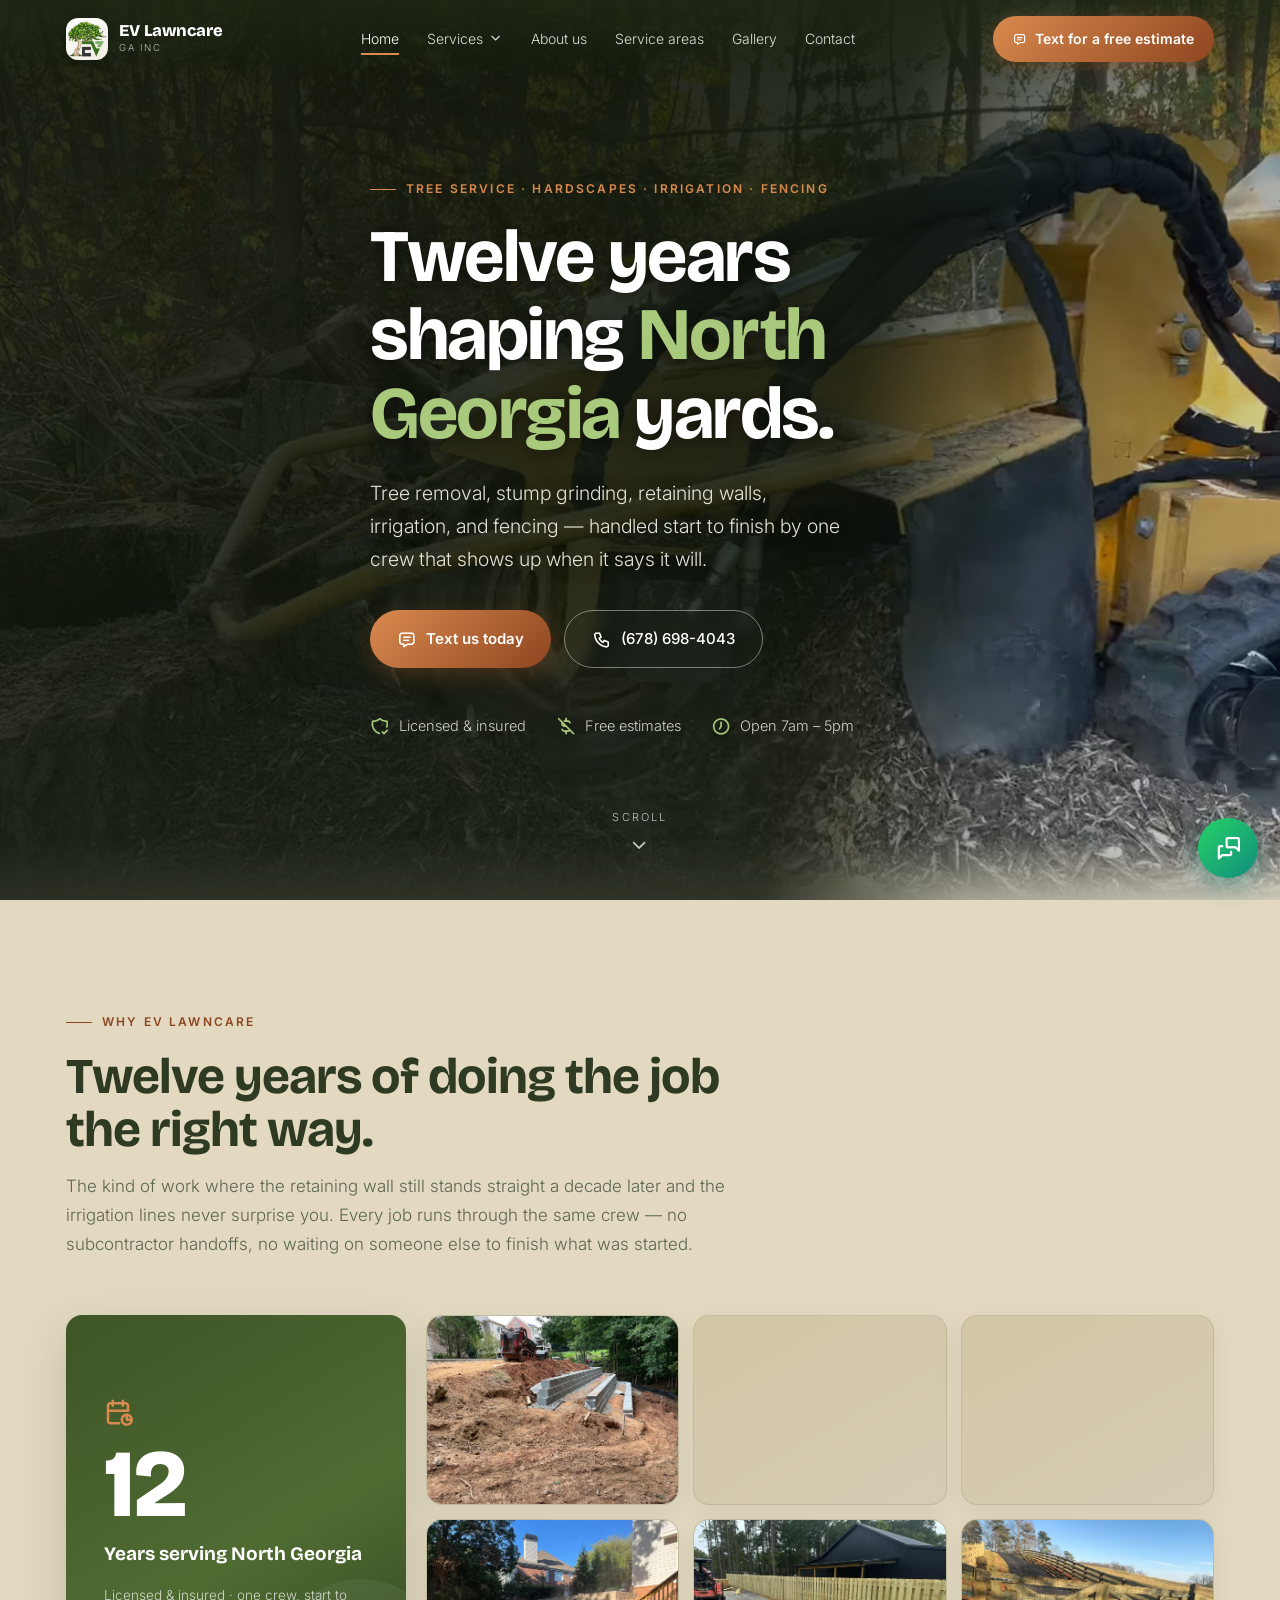
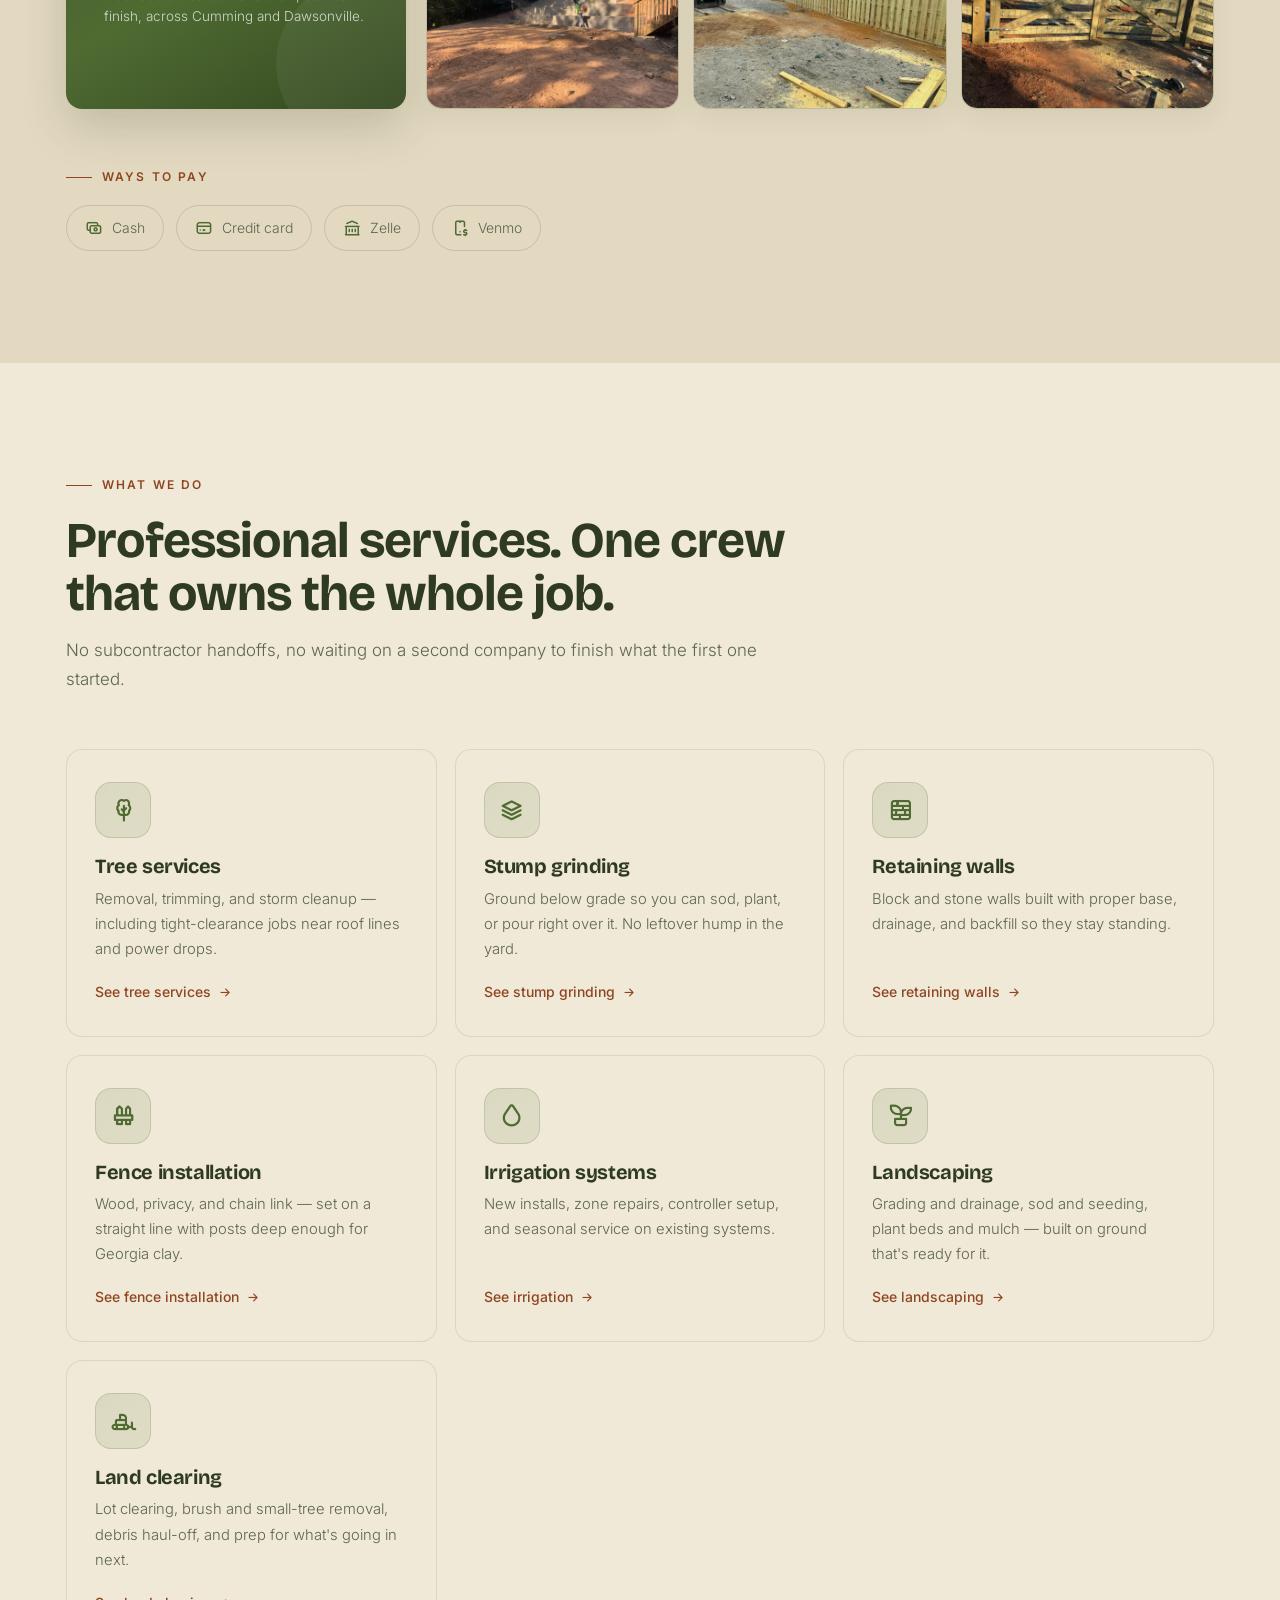
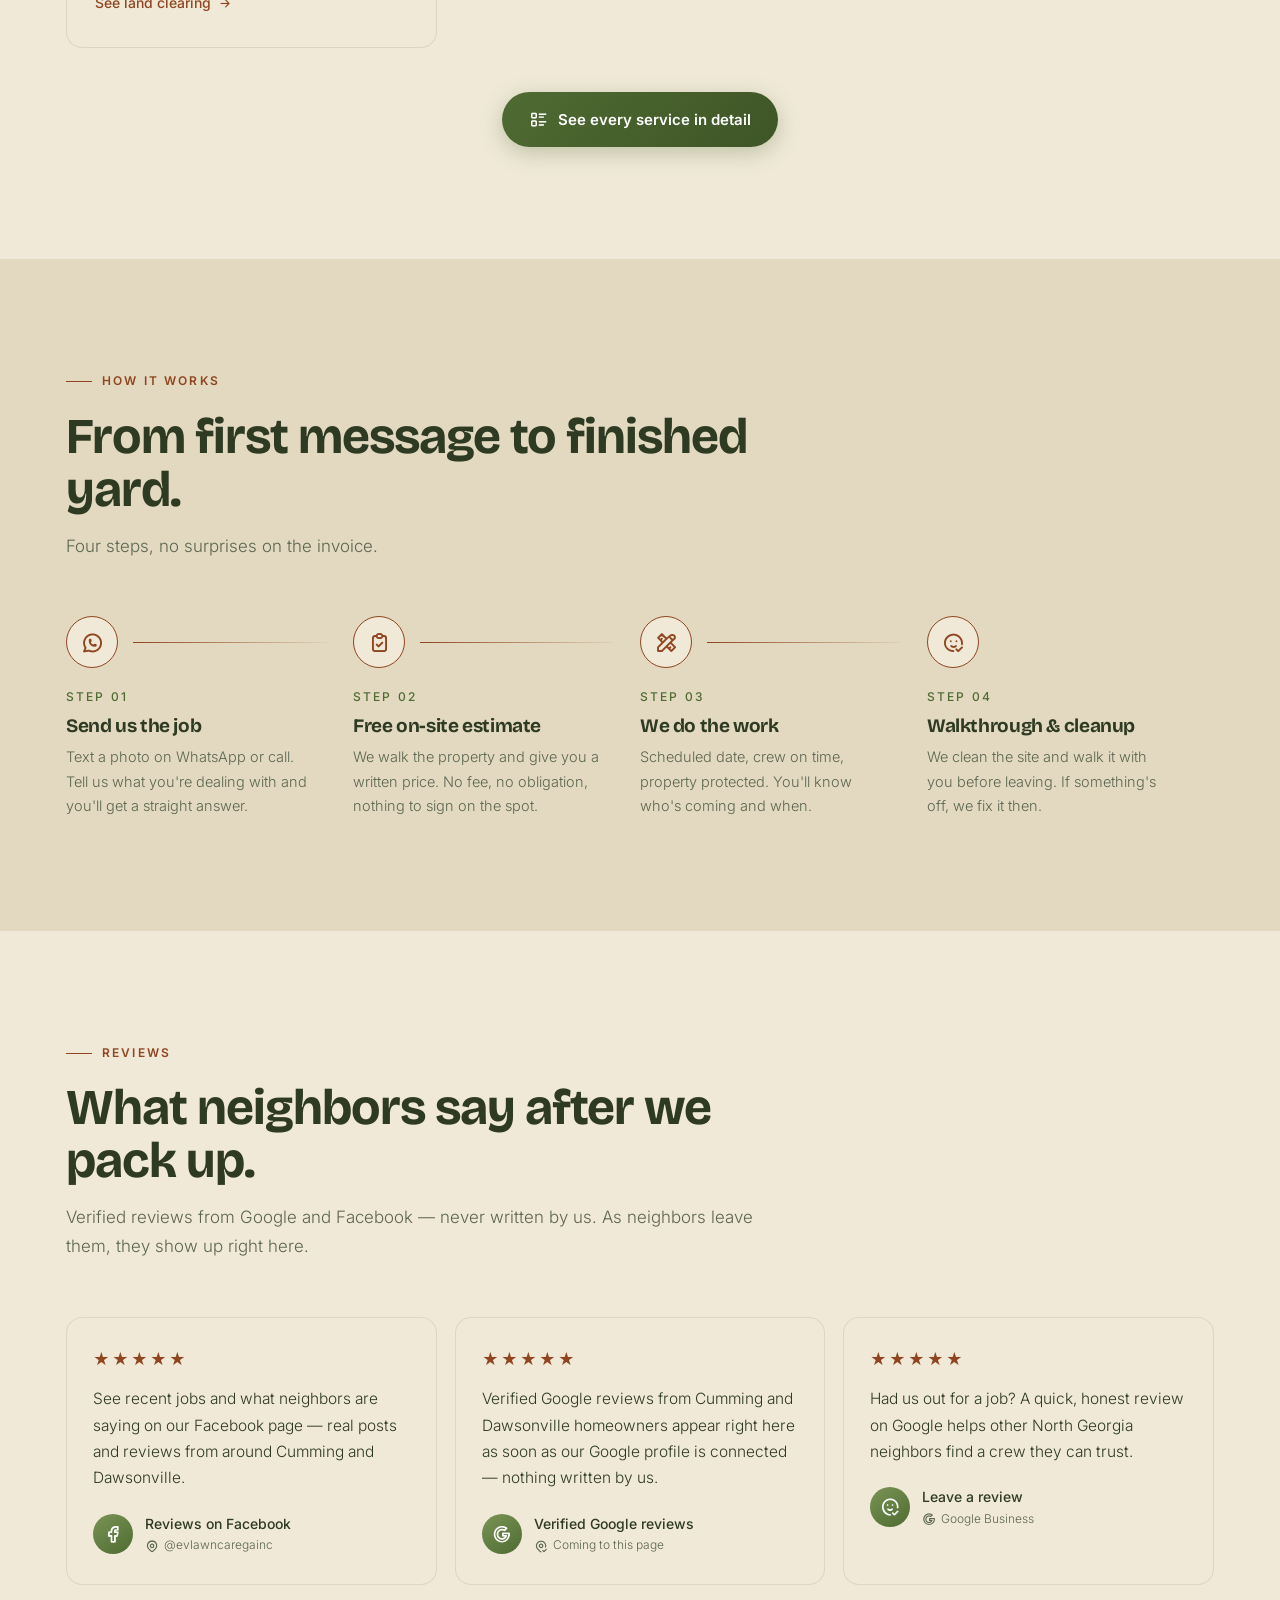
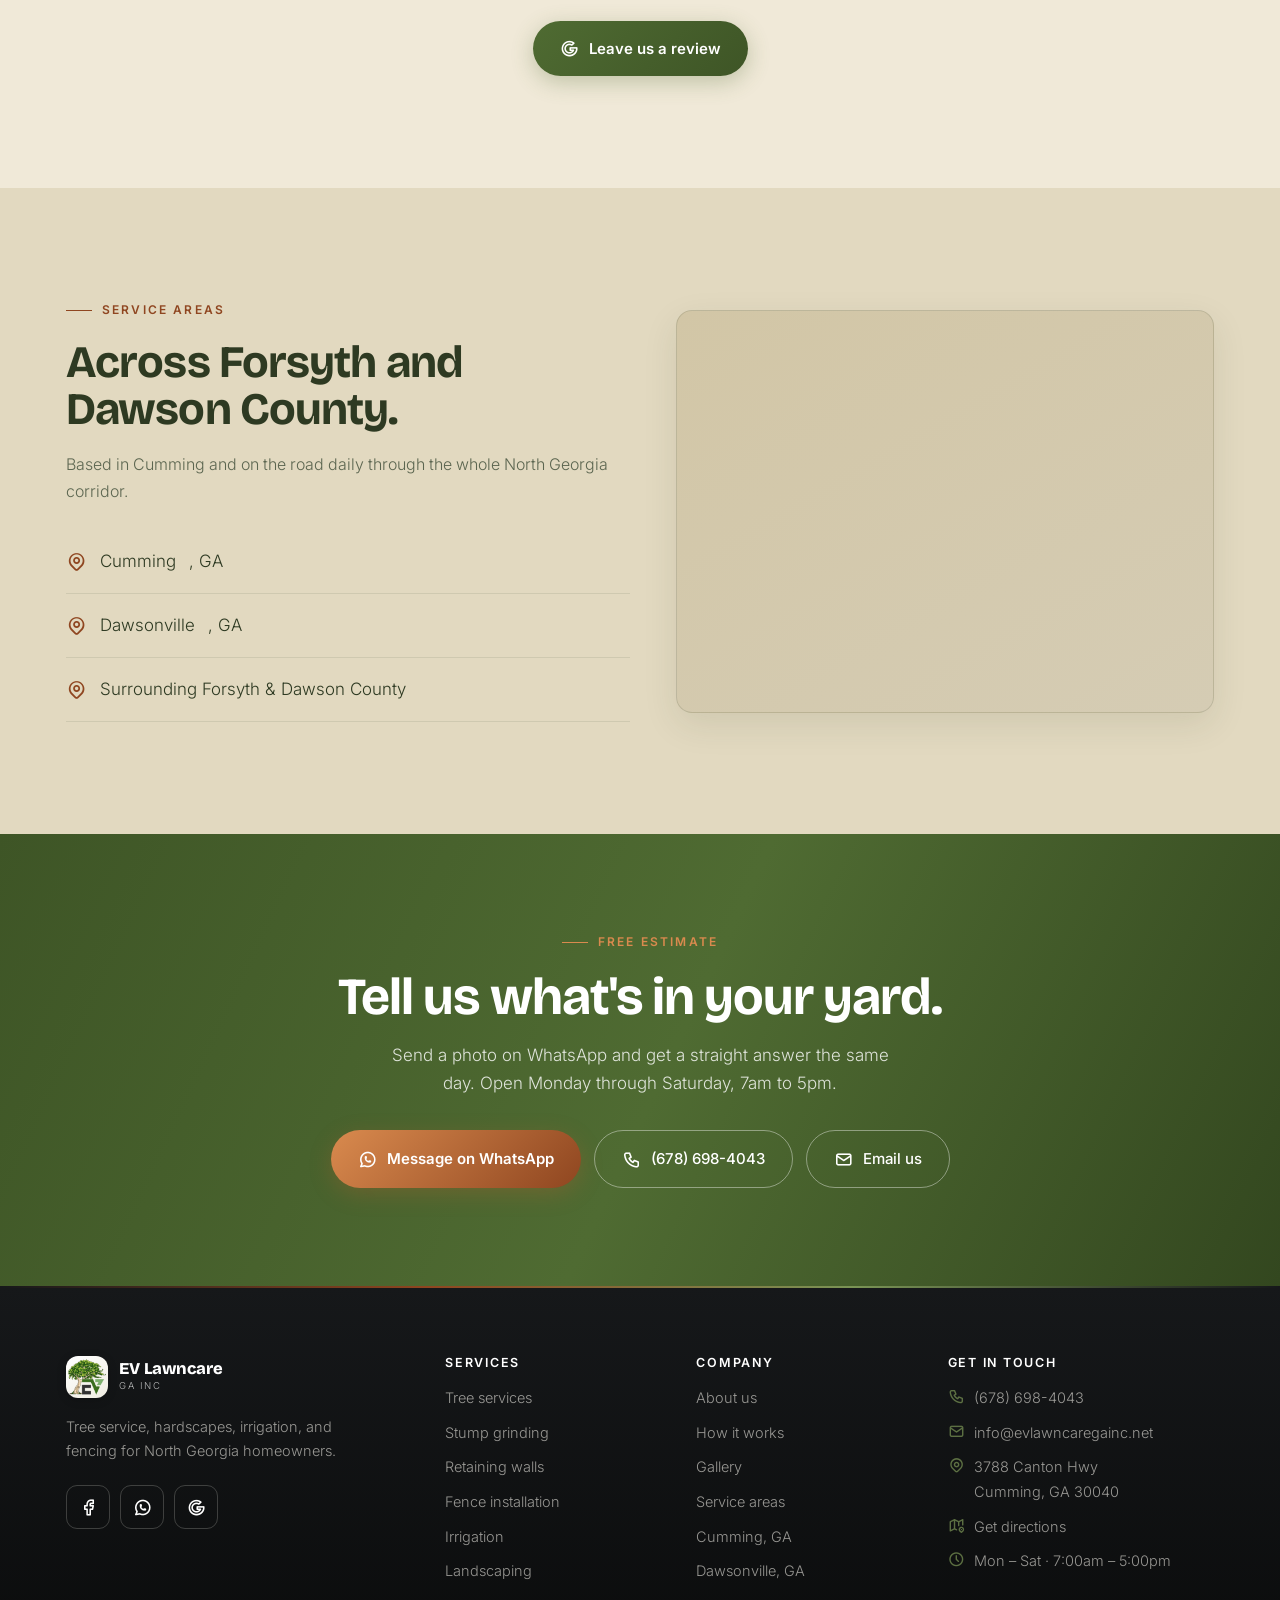
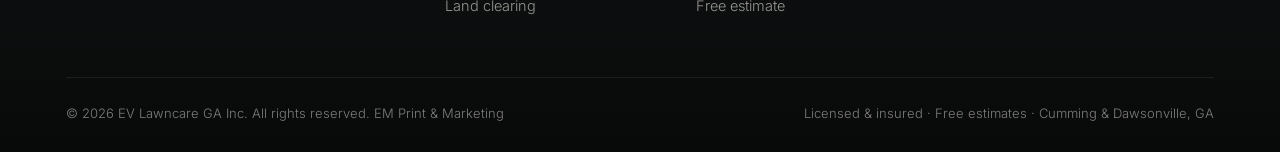
<file: index.html>
<!DOCTYPE html>
<html lang="en">
<head>
<meta charset="UTF-8">
<meta name="viewport" content="width=device-width, initial-scale=1.0">
<link rel="icon" type="image/png" sizes="32x32" href="assets/img/favicon-32.png">
<link rel="icon" type="image/png" sizes="16x16" href="assets/img/favicon-16.png">
<link rel="apple-touch-icon" href="assets/img/apple-touch-icon.png">
<title>EV Lawncare — Tree Service &amp; Hardscapes in Cumming, GA</title>
<link rel="preconnect" href="https://fonts.googleapis.com">
<link rel="preconnect" href="https://fonts.gstatic.com" crossorigin>
<link href="https://fonts.googleapis.com/css2?family=Bricolage+Grotesque:opsz,wght@12..96,400;12..96,500;12..96,700;12..96,800&family=Inter:wght@300;400;500;600&display=swap" rel="stylesheet">
<link rel="stylesheet" href="assets/styles.css">
<!-- SEO -->
<!-- <meta name="google-site-verification" content="PEGAR_AQUI"> -->
<link rel="canonical" href="https://evlawncaregainc.net/">
<meta name="description" content="Tree service, stump grinding, retaining walls, fence installation, and irrigation in Cumming and Dawsonville, GA. One insured crew, start to finish. Free estimates.">
<meta property="og:site_name" content="EV Lawncare GA Inc">
<meta property="og:type" content="website">
<meta property="og:title" content="EV Lawncare GA Inc — Tree Service, Fencing &amp; Hardscapes in Cumming, GA">
<meta property="og:description" content="Tree service, stump grinding, retaining walls, fence installation, and irrigation in Cumming and Dawsonville, GA. One insured crew, start to finish. Free estimates.">
<meta property="og:url" content="https://evlawncaregainc.net/">
<meta property="og:image" content="https://evlawncaregainc.net/assets/img/og/og-home.jpg">
<meta property="og:image:width" content="1200">
<meta property="og:image:height" content="630">
<meta property="og:locale" content="en_US">
<meta name="twitter:card" content="summary_large_image">
<meta name="twitter:title" content="EV Lawncare GA Inc — Tree Service, Fencing &amp; Hardscapes in Cumming, GA">
<meta name="twitter:description" content="Tree service, stump grinding, retaining walls, fence installation, and irrigation in Cumming and Dawsonville, GA. One insured crew, start to finish. Free estimates.">
<meta name="twitter:image" content="https://evlawncaregainc.net/assets/img/og/og-home.jpg">
<script type="application/ld+json">
{
 "@context": "https://schema.org",
 "@graph": [
  {
   "@type": [
    "LocalBusiness",
    "HomeAndConstructionBusiness"
   ],
   "@id": "https://evlawncaregainc.net/#business",
   "name": "EV Lawncare GA Inc",
   "url": "https://evlawncaregainc.net/",
   "image": "https://evlawncaregainc.net/assets/img/og/og-home.jpg",
   "telephone": "+1-678-698-4043",
   "email": "info@evlawncaregainc.net",
   "priceRange": "$$",
   "address": {
    "@type": "PostalAddress",
    "streetAddress": "3788 Canton Hwy",
    "addressLocality": "Cumming",
    "addressRegion": "GA",
    "postalCode": "30040",
    "addressCountry": "US"
   },
   "geo": {
    "@type": "GeoCoordinates",
    "latitude": 34.2073,
    "longitude": -84.1402
   },
   "areaServed": [
    {
     "@type": "City",
     "name": "Cumming, GA"
    },
    {
     "@type": "City",
     "name": "Dawsonville, GA"
    },
    {
     "@type": "AdministrativeArea",
     "name": "Forsyth County, GA"
    },
    {
     "@type": "AdministrativeArea",
     "name": "Dawson County, GA"
    }
   ],
   "openingHoursSpecification": [
    {
     "@type": "OpeningHoursSpecification",
     "dayOfWeek": [
      "Monday",
      "Tuesday",
      "Wednesday",
      "Thursday",
      "Friday",
      "Saturday"
     ],
     "opens": "07:00",
     "closes": "17:00"
    }
   ],
   "sameAs": [
    "https://www.facebook.com/evlawncaregainc",
    "https://www.google.com/maps/place/?cid=15132349286849089629"
   ],
   "description": "Insured tree service, stump grinding, retaining walls, fence installation, irrigation, landscaping, and land clearing for homeowners in Cumming and Dawsonville, Georgia.",
   "hasOfferCatalog": {
    "@type": "OfferCatalog",
    "name": "Services",
    "itemListElement": [
     {
      "@type": "Offer",
      "url": "https://evlawncaregainc.net/services/tree-services.html",
      "itemOffered": {
       "@type": "Service",
       "name": "Tree services"
      }
     },
     {
      "@type": "Offer",
      "url": "https://evlawncaregainc.net/services/stump-grinding.html",
      "itemOffered": {
       "@type": "Service",
       "name": "Stump grinding"
      }
     },
     {
      "@type": "Offer",
      "url": "https://evlawncaregainc.net/services/retaining-walls.html",
      "itemOffered": {
       "@type": "Service",
       "name": "Retaining walls"
      }
     },
     {
      "@type": "Offer",
      "url": "https://evlawncaregainc.net/services/fence-installation.html",
      "itemOffered": {
       "@type": "Service",
       "name": "Fence installation"
      }
     },
     {
      "@type": "Offer",
      "url": "https://evlawncaregainc.net/services/irrigation-systems.html",
      "itemOffered": {
       "@type": "Service",
       "name": "Irrigation systems"
      }
     },
     {
      "@type": "Offer",
      "url": "https://evlawncaregainc.net/services/landscaping.html",
      "itemOffered": {
       "@type": "Service",
       "name": "Landscaping"
      }
     },
     {
      "@type": "Offer",
      "url": "https://evlawncaregainc.net/services/land-clearing.html",
      "itemOffered": {
       "@type": "Service",
       "name": "Land clearing"
      }
     }
    ]
   }
  }
 ]
}
</script>
<!-- Google Analytics 4 (GA4) — reemplaza G-ZB6JL4V24F por el ID real de tu propiedad (Measurement ID). Debe ser identico en todas las paginas para que un find & replace del ID funcione de una. -->
<script async src="https://www.googletagmanager.com/gtag/js?id=G-ZB6JL4V24F"></script>
<script>
  window.dataLayer = window.dataLayer || [];
  function gtag(){dataLayer.push(arguments);}
  gtag('js', new Date());
  gtag('config', 'G-ZB6JL4V24F');
</script>
</head>
<body>

<nav class="nav" id="nav">
  <div class="wrap nav-inner">
    <a href="#top" class="brand">
      <div class="brand-mark"><img src="assets/img/logo-mark.png" alt="" width="128" height="128"></div>
      <div>
        <div class="brand-name notranslate" translate="no">EV Lawncare</div>
        <div class="brand-sub notranslate" translate="no">GA Inc</div>
      </div>
    </a>
    <div class="nav-links">
      <a href="#top" class="on">Home</a>
      <div class="nav-drop" data-drop>
        <a href="services.html" class="nav-drop-toggle" aria-haspopup="true" aria-expanded="false">Services <i class="ti ti-chevron-down"></i></a>
        <div class="nav-drop-menu" role="menu">
          <a role="menuitem" href="services/tree-services.html"><i class="ti ti-tree"></i> Tree services</a>
          <a role="menuitem" href="services/stump-grinding.html"><i class="ti ti-stack-2"></i> Stump grinding</a>
          <a role="menuitem" href="services/retaining-walls.html"><i class="ti ti-wall"></i> Retaining walls</a>
          <a role="menuitem" href="services/fence-installation.html"><i class="ti ti-fence"></i> Fence installation</a>
          <a role="menuitem" href="services/irrigation-systems.html"><i class="ti ti-droplet"></i> Irrigation systems</a>
          <a role="menuitem" href="services/landscaping.html"><i class="ti ti-plant"></i> Landscaping</a>
          <a role="menuitem" href="services/land-clearing.html"><i class="ti ti-bulldozer"></i> Land clearing</a>
          <a href="services.html" class="nav-drop-all">See all services <i class="ti ti-arrow-right"></i></a>
        </div>
      </div>
      <a href="about.html">About us</a>
      <a href="#areas">Service areas</a>
      <a href="gallery.html">Gallery</a>
      <a href="contact.html">Contact</a>
    </div>
    <a href="sms:6786984043" class="nav-cta"><i class="ti ti-message"></i> <span class="cta-lg">Text for a free estimate</span><span class="cta-sm">Free estimate</span></a>
    <button class="nav-toggle" aria-label="Open menu" aria-expanded="false"><i class="ti ti-menu-2"></i></button>
  </div>
</nav>

<header class="intro" id="top">
  <div class="intro-media">
    <video class="intro-video" autoplay muted loop playsinline preload="metadata" poster="assets/img/hero-poster.webp" aria-hidden="true" tabindex="-1"></video>
  </div>
  <div class="intro-vig"></div>
  <div class="wrap intro-inner">
    <div class="eyebrow">Tree service · Hardscapes · Irrigation · Fencing</div>
    <h1>Twelve years shaping <em>North Georgia</em> yards.</h1>
    <p class="intro-lead">Tree removal, stump grinding, retaining walls, irrigation, and fencing — handled start to finish by one crew that shows up when it says it will.</p>
    <div class="hero-actions">
      <a href="sms:6786984043" class="btn btn-clay"><i class="ti ti-message"></i> Text us today</a>
      <a href="tel:6786984043" class="btn btn-outline"><i class="ti ti-phone"></i> (678) 698-4043</a>
    </div>
    <div class="trust-row">
      <div class="trust-item"><i class="ti ti-shield-check"></i> Licensed &amp; insured</div>
      <div class="trust-item"><i class="ti ti-currency-dollar-off"></i> Free estimates</div>
      <div class="trust-item"><i class="ti ti-clock-hour-7"></i> Open 7am – 5pm</div>
    </div>
  </div>
  <div class="scroll-cue">Scroll <i class="ti ti-chevron-down"></i></div>
</header>

<main>
<section class="sec sec-sand" id="about">
  <div class="wrap">
    <div class="sec-head reveal">
      <div class="eyebrow">Why EV Lawncare</div>
      <h2>Twelve years of doing the job the right way.</h2>
      <p>The kind of work where the retaining wall still stands straight a decade later and the irrigation lines never surprise you. Every job runs through the same crew — no subcontractor handoffs, no waiting on someone else to finish what was started.</p>
    </div>
    <div class="stat-showcase reveal">
      <div class="stat-hero">
        <i class="ti ti-calendar-stats"></i>
        <div class="stat-hero-num" data-count="12">0</div>
        <div class="stat-hero-label">Years serving North Georgia</div>
        <div class="stat-hero-sub">Licensed &amp; insured · one crew, start to finish, across <span class="notranslate" translate="no">Cumming</span> and <span class="notranslate" translate="no">Dawsonville</span>.</div>
      </div>
      <div class="stat-photos">
        <a class="gtile lbx" href="assets/img/walls/walls-14.webp" data-caption="Retaining walls · Cumming" aria-label="Retaining wall built in Cumming, GA — open larger">
          <img class="lazyimg" data-sm="assets/img/walls/walls-14-sm.webp" data-md="assets/img/walls/walls-14-md.webp" alt="Retaining wall built in Cumming, GA" decoding="async">
          <span class="gtile-tag">Retaining walls · Cumming</span>
        </a>
        <a class="gtile lbx" href="assets/img/fence/fence-08.webp" data-caption="Fence installation · Dawsonville" aria-label="Fence installation in Dawsonville, GA — open larger">
          <img class="lazyimg" data-sm="assets/img/fence/fence-08-sm.webp" data-md="assets/img/fence/fence-08-md.webp" alt="Fence installation in Dawsonville, GA" decoding="async">
          <span class="gtile-tag">Fence installation · Dawsonville</span>
        </a>
        <a class="gtile lbx" href="assets/img/fence/fence-06.webp" data-caption="Fence installation · Cumming" aria-label="Wood privacy fence in Cumming, GA — open larger">
          <img class="lazyimg" data-sm="assets/img/fence/fence-06-sm.webp" data-md="assets/img/fence/fence-06-md.webp" alt="Wood privacy fence in Cumming, GA" decoding="async">
          <span class="gtile-tag">Fence installation · Cumming</span>
        </a>
        <a class="gtile lbx" href="assets/img/walls/walls-17.webp" data-caption="Retaining walls · Cumming" aria-label="Block retaining wall in Cumming, GA — open larger">
          <img class="lazyimg" data-sm="assets/img/walls/walls-17-sm.webp" data-md="assets/img/walls/walls-17-md.webp" alt="Block retaining wall in Cumming, GA" decoding="async">
          <span class="gtile-tag">Retaining walls · Cumming</span>
        </a>
        <a class="gtile lbx" href="assets/img/fence/fence-14.webp" data-caption="Fence installation · Cumming" aria-label="Fence line set in Cumming, GA — open larger">
          <img class="lazyimg" data-sm="assets/img/fence/fence-14-sm.webp" data-md="assets/img/fence/fence-14-md.webp" alt="Fence line set in Cumming, GA" decoding="async">
          <span class="gtile-tag">Fence installation · Cumming</span>
        </a>
        <a class="gtile lbx" href="assets/img/fence/fence-18.webp" data-caption="Fence installation · Dawsonville" aria-label="Privacy fence in Dawsonville, GA — open larger">
          <img class="lazyimg" data-sm="assets/img/fence/fence-18-sm.webp" data-md="assets/img/fence/fence-18-md.webp" alt="Privacy fence in Dawsonville, GA" decoding="async">
          <span class="gtile-tag">Fence installation · Dawsonville</span>
        </a>
      </div>
    </div>
    <div class="reveal">
      <div class="eyebrow">Ways to pay</div>
      <div class="pay-row">
        <span class="pay-chip"><i class="ti ti-cash"></i> Cash</span>
        <span class="pay-chip"><i class="ti ti-credit-card"></i> Credit card</span>
        <span class="pay-chip"><i class="ti ti-building-bank"></i> Zelle</span>
        <span class="pay-chip"><i class="ti ti-device-mobile-dollar"></i> Venmo</span>
      </div>
    </div>
  </div>
</section>

<section class="sec" id="services">
  <div class="wrap">
    <div class="sec-head reveal">
      <div class="eyebrow">What we do</div>
      <h2>Professional services. One crew that owns the whole job.</h2>
      <p>No subcontractor handoffs, no waiting on a second company to finish what the first one started.</p>
    </div>
    <div class="svc-cards">
      <a href="services/tree-services.html" class="svc-card reveal">
        <div class="svc-card-icon"><i class="ti ti-tree"></i></div>
        <h3>Tree services</h3>
        <p>Removal, trimming, and storm cleanup — including tight-clearance jobs near roof lines and power drops.</p>
        <span class="svc-card-link">See tree services <i class="ti ti-arrow-right"></i></span>
      </a>
      <a href="services/stump-grinding.html" class="svc-card reveal">
        <div class="svc-card-icon"><i class="ti ti-stack-2"></i></div>
        <h3>Stump grinding</h3>
        <p>Ground below grade so you can sod, plant, or pour right over it. No leftover hump in the yard.</p>
        <span class="svc-card-link">See stump grinding <i class="ti ti-arrow-right"></i></span>
      </a>
      <a href="services/retaining-walls.html" class="svc-card reveal">
        <div class="svc-card-icon"><i class="ti ti-wall"></i></div>
        <h3>Retaining walls</h3>
        <p>Block and stone walls built with proper base, drainage, and backfill so they stay standing.</p>
        <span class="svc-card-link">See retaining walls <i class="ti ti-arrow-right"></i></span>
      </a>
      <a href="services/fence-installation.html" class="svc-card reveal">
        <div class="svc-card-icon"><i class="ti ti-fence"></i></div>
        <h3>Fence installation</h3>
        <p>Wood, privacy, and chain link — set on a straight line with posts deep enough for Georgia clay.</p>
        <span class="svc-card-link">See fence installation <i class="ti ti-arrow-right"></i></span>
      </a>
      <a href="services/irrigation-systems.html" class="svc-card reveal">
        <div class="svc-card-icon"><i class="ti ti-droplet"></i></div>
        <h3>Irrigation systems</h3>
        <p>New installs, zone repairs, controller setup, and seasonal service on existing systems.</p>
        <span class="svc-card-link">See irrigation <i class="ti ti-arrow-right"></i></span>
      </a>
      <a href="services/landscaping.html" class="svc-card reveal">
        <div class="svc-card-icon"><i class="ti ti-plant"></i></div>
        <h3>Landscaping</h3>
        <p>Grading and drainage, sod and seeding, plant beds and mulch — built on ground that's ready for it.</p>
        <span class="svc-card-link">See landscaping <i class="ti ti-arrow-right"></i></span>
      </a>
      <a href="services/land-clearing.html" class="svc-card reveal">
        <div class="svc-card-icon"><i class="ti ti-bulldozer"></i></div>
        <h3>Land clearing</h3>
        <p>Lot clearing, brush and small-tree removal, debris haul-off, and prep for what's going in next.</p>
        <span class="svc-card-link">See land clearing <i class="ti ti-arrow-right"></i></span>
      </a>
    </div>
    <div class="reveal" style="margin-top:44px;text-align:center">
      <a href="services.html" class="btn btn-primary"><i class="ti ti-list-details"></i> See every service in detail</a>
    </div>
  </div>
</section>

<section class="sec sec-sand" id="process">
  <div class="wrap">
    <div class="sec-head reveal">
      <div class="eyebrow">How it works</div>
      <h2>From first message to finished yard.</h2>
      <p>Four steps, no surprises on the invoice.</p>
    </div>
    <div class="proc">
      <div class="step reveal">
        <div class="step-top"><div class="step-dot"><i class="ti ti-brand-whatsapp"></i></div><div class="step-line"></div></div>
        <div class="step-n">STEP 01</div><h3>Send us the job</h3>
        <p>Text a photo on WhatsApp or call. Tell us what you're dealing with and you'll get a straight answer.</p>
      </div>
      <div class="step reveal">
        <div class="step-top"><div class="step-dot"><i class="ti ti-clipboard-check"></i></div><div class="step-line"></div></div>
        <div class="step-n">STEP 02</div><h3>Free on-site estimate</h3>
        <p>We walk the property and give you a written price. No fee, no obligation, nothing to sign on the spot.</p>
      </div>
      <div class="step reveal">
        <div class="step-top"><div class="step-dot"><i class="ti ti-tools"></i></div><div class="step-line"></div></div>
        <div class="step-n">STEP 03</div><h3>We do the work</h3>
        <p>Scheduled date, crew on time, property protected. You'll know who's coming and when.</p>
      </div>
      <div class="step reveal">
        <div class="step-top"><div class="step-dot"><i class="ti ti-mood-check"></i></div></div>
        <div class="step-n">STEP 04</div><h3>Walkthrough &amp; cleanup</h3>
        <p>We clean the site and walk it with you before leaving. If something's off, we fix it then.</p>
      </div>
    </div>
  </div>
</section>

<section class="sec" id="reviews">
  <div class="wrap">
    <div class="sec-head reveal">
      <div class="eyebrow">Reviews</div>
      <h2>What neighbors say after we pack up.</h2>
      <p>Verified reviews from Google and Facebook — never written by us. As neighbors leave them, they show up right here.</p>
    </div>

    <!-- ===== WIDGET DE RESEÑAS DE GOOGLE ====================================
         Para conectar las reseñas reales (servicio recomendado: Featurable),
         PEGA el código completo del widget (su <div> y su <script>) DENTRO del
         <template id="reviews-embed"> de abajo. Nada más.
         El sitio lo carga solo cuando esta sección se acerca a la pantalla
         (carga diferida, no en la carga inicial) y, cuando el widget muestra
         las reseñas, oculta solo las tarjetas de respaldo.
         Guía paso a paso en español: COMO-CONECTAR-RESENAS.md
         ===================================================================== -->
    <template id="reviews-embed">
      <!-- ↓↓↓ PEGA AQUÍ EL CÓDIGO DEL WIDGET ↓↓↓ -->

      <!-- ↑↑↑ PEGA AQUÍ EL CÓDIGO DEL WIDGET ↑↑↑ -->
    </template>
    <div id="reviews-widget" class="reviews-widget" aria-live="polite"></div>

    <!-- ============================================================================
         ⚠️  TESTIMONIOS REALES VAN AQUÍ  ⚠️
         Estas TRES tarjetas son de RESPALDO. NO contienen testimonios de clientes:
         solo invitan a ver/dejar reseñas verificadas en Facebook y Google.
         La FTC (EE. UU.) prohíbe publicar reseñas falsas o inventadas, y la multa
         recaería sobre el negocio — por eso aquí NO hay frases simulando clientes.

         CUANDO el dueño consiga clientes que AUTORICEN usar su nombre y ciudad:
           · Lo recomendable es conectar el widget de Featurable (arriba, en
             <template id="reviews-embed">). Al mostrar reseñas reales de Google,
             estas tarjetas de respaldo se ocultan solas.
           · Si se quieren pegar testimonios a mano, reemplaza el texto de cada
             tarjeta .rev por la reseña real + nombre + ciudad (con permiso),
             copiando el formato de estrellas/espaciado de abajo.
         ============================================================================ -->
    <!-- Respaldo: se ve si el widget aún no está conectado, falla o tarda en cargar. -->
    <div class="rev-grid" id="reviews-fallback">
      <a class="rev reveal" href="https://www.facebook.com/evlawncaregainc" target="_blank" rel="noopener noreferrer">
        <div class="rev-stars">★★★★★</div>
        <p>See recent jobs and what neighbors are saying on our Facebook page — real posts and reviews from around Cumming and Dawsonville.</p>
        <div class="rev-who"><div class="rev-av"><i class="ti ti-brand-facebook"></i></div><div><div class="rev-name">Reviews on Facebook</div><div class="rev-src"><i class="ti ti-map-pin"></i> @evlawncaregainc</div></div></div>
      </a>
      <div class="rev reveal">
        <div class="rev-stars">★★★★★</div>
        <p>Verified Google reviews from Cumming and Dawsonville homeowners appear right here as soon as our Google profile is connected — nothing written by us.</p>
        <div class="rev-who"><div class="rev-av"><i class="ti ti-brand-google"></i></div><div><div class="rev-name">Verified Google reviews</div><div class="rev-src"><i class="ti ti-map-pin-check"></i> Coming to this page</div></div></div>
      </div>
      <div class="rev reveal">
        <div class="rev-stars">★★★★★</div>
        <p>Had us out for a job? A quick, honest review on Google helps other North Georgia neighbors find a crew they can trust.</p>
        <div class="rev-who"><div class="rev-av"><i class="ti ti-mood-check"></i></div><div><div class="rev-name">Leave a review</div><div class="rev-src"><i class="ti ti-brand-google"></i> Google Business</div></div></div>
      </div>
    </div>

    <div class="reveal" style="text-align:center;margin-top:36px">
      <!-- Enlace provisional: búsqueda del negocio en Google Maps. Cuando exista el
           perfil de Google Business, reemplázalo por el enlace directo para dejar
           reseña (search.google.com/local/writereview?placeid=...). Ver la guía. -->
      <a href="https://www.google.com/maps/place/?cid=15132349286849089629" target="_blank" rel="noopener" class="btn btn-primary" id="leave-review"><i class="ti ti-brand-google"></i> Leave us a review</a>
    </div>
  </div>
</section>

<section class="sec sec-sand" id="areas">
  <div class="wrap">
    <div class="area-grid">
      <div class="reveal">
        <div class="eyebrow">Service areas</div>
        <h2 style="font-size:clamp(29px,3.9vw,45px);margin-bottom:17px">Across Forsyth and Dawson County.</h2>
        <p style="color:var(--ink-soft);margin-bottom:25px">Based in Cumming and on the road daily through the whole North Georgia corridor.</p>
        <ul class="area-list">
          <li><i class="ti ti-map-pin"></i> <span class="notranslate" translate="no">Cumming</span>, GA</li>
          <li><i class="ti ti-map-pin"></i> <span class="notranslate" translate="no">Dawsonville</span>, GA</li>
          <li><i class="ti ti-map-pin"></i> Surrounding Forsyth &amp; Dawson County</li>
        </ul>
      </div>
      <div class="area-map reveal">
        <iframe
          title="Map showing EV Lawncare GA at 3788 Canton Hwy, Cumming, GA 30040"
          src="https://maps.google.com/maps?q=3788%20Canton%20Hwy%2C%20Cumming%2C%20GA%2030040&amp;z=15&amp;output=embed"
          loading="lazy" referrerpolicy="no-referrer-when-downgrade" allowfullscreen></iframe>
      </div>
    </div>
  </div>
</section>

<section class="cta-band" id="contact">
  <div class="wrap reveal">
    <div class="eyebrow">Free estimate</div>
    <h2>Tell us what's in your yard.</h2>
    <p>Send a photo on WhatsApp and get a straight answer the same day. Open Monday through Saturday, 7am to 5pm.</p>
    <div class="cta-actions">
      <a href="https://wa.me/16786984043" class="btn btn-clay"><i class="ti ti-brand-whatsapp"></i> Message on WhatsApp</a>
      <a href="tel:6786984043" class="btn btn-outline"><i class="ti ti-phone"></i> (678) 698-4043</a>
      <a href="mailto:info@evlawncaregainc.net" class="btn btn-outline"><i class="ti ti-mail"></i> Email us</a>
    </div>
  </div>
</section>

<!-- Botonera flotante de contacto (desplegable) -->
<div class="cdock" id="cdock">
  <div class="cdock-items">
    <a class="cdock-btn cd-wa" href="https://wa.me/16786984043" data-label="WhatsApp" aria-label="Message us on WhatsApp"><i class="ti ti-brand-whatsapp" aria-hidden="true"></i></a>
    <a class="cdock-btn cd-call" href="tel:6786984043" data-label="Call" aria-label="Call (678) 698-4043"><i class="ti ti-phone" aria-hidden="true"></i></a>
    <a class="cdock-btn cd-mail" href="mailto:info@evlawncaregainc.net" data-label="Email" aria-label="Email us"><i class="ti ti-mail" aria-hidden="true"></i></a>
    <a class="cdock-btn cd-fb" href="https://www.facebook.com/evlawncaregainc" target="_blank" rel="noopener noreferrer" data-label="Facebook" aria-label="Visit our Facebook page"><i class="ti ti-brand-facebook" aria-hidden="true"></i></a>
    <a class="cdock-btn cd-gg" href="https://www.google.com/maps/place/?cid=15132349286849089629" target="_blank" rel="noopener noreferrer" data-label="Reviews" aria-label="EV Lawncare on Google"><i class="ti ti-brand-google" aria-hidden="true"></i></a>
    <a class="cdock-btn cd-dir" href="https://www.google.com/maps/dir/?api=1&amp;destination=3788+Canton+Hwy%2C+Cumming%2C+GA+30040" target="_blank" rel="noopener noreferrer" data-label="Directions" aria-label="Get directions"><i class="ti ti-map-2" aria-hidden="true"></i></a>
  </div>
  <button class="cdock-toggle" type="button" aria-expanded="false" aria-controls="cdock" aria-label="Open contact options"><i class="ti ti-messages cdock-i-open" aria-hidden="true"></i><i class="ti ti-x cdock-i-close" aria-hidden="true"></i></button>
</div>
</main>
<footer class="footer">
  <div class="wrap">
    <div class="foot-grid">
      <div class="foot-brand">
        <a href="#top" class="brand">
          <div class="brand-mark"><img src="assets/img/logo-mark.png" alt="" width="128" height="128"></div>
          <div><div class="brand-name notranslate" translate="no">EV Lawncare</div><div class="brand-sub notranslate" translate="no">GA Inc</div></div>
        </a>
        <p>Tree service, hardscapes, irrigation, and fencing for North Georgia homeowners.</p>
        <div class="foot-social">
          <a href="https://www.facebook.com/evlawncaregainc" target="_blank" rel="noopener noreferrer" aria-label="Facebook"><i class="ti ti-brand-facebook"></i></a>
          <a href="https://wa.me/16786984043" aria-label="WhatsApp"><i class="ti ti-brand-whatsapp"></i></a>
          <a href="https://www.google.com/maps/place/?cid=15132349286849089629" target="_blank" rel="noopener noreferrer" aria-label="EV Lawncare on Google"><i class="ti ti-brand-google"></i></a>
        </div>
      </div>
      <div class="foot-col">
        <h2>Services</h2>
        <ul>
          <li><a href="services/tree-services.html">Tree services</a></li>
          <li><a href="services/stump-grinding.html">Stump grinding</a></li>
          <li><a href="services/retaining-walls.html">Retaining walls</a></li>
          <li><a href="services/fence-installation.html">Fence installation</a></li>
          <li><a href="services/irrigation-systems.html">Irrigation</a></li>
          <li><a href="services/landscaping.html">Landscaping</a></li>
          <li><a href="services/land-clearing.html">Land clearing</a></li>
        </ul>
      </div>
      <div class="foot-col">
        <h2>Company</h2>
        <ul>
          <li><a href="about.html">About us</a></li>
          <li><a href="#process">How it works</a></li>
          <li><a href="gallery.html">Gallery</a></li>
          <li><a href="#areas">Service areas</a></li>
          <li><a href="cumming-ga.html">Cumming, GA</a></li>
          <li><a href="dawsonville-ga.html">Dawsonville, GA</a></li>
          <li><a href="#contact">Free estimate</a></li>
        </ul>
      </div>
      <div class="foot-col">
        <h2>Get in touch</h2>
        <ul>
          <li><a href="tel:6786984043"><i class="ti ti-phone"></i> (678) 698-4043</a></li>
          <li><a href="mailto:info@evlawncaregainc.net"><i class="ti ti-mail"></i> info@evlawncaregainc.net</a></li>
          <li><span><i class="ti ti-map-pin"></i> 3788 Canton Hwy<br>Cumming, GA 30040</span></li>
          <li><a href="https://www.google.com/maps/dir/?api=1&amp;destination=3788+Canton+Hwy%2C+Cumming%2C+GA+30040" target="_blank" rel="noopener noreferrer"><i class="ti ti-map-2"></i> Get directions</a></li>
          <li><span><i class="ti ti-clock"></i> Mon – Sat · 7:00am – 5:00pm</span></li>
        </ul>
      </div>
    </div>
    <div class="foot-bottom">
      <span>© 2026 <span class="notranslate" translate="no">EV Lawncare GA Inc</span>. All rights reserved. EM Print & Marketing</span>
      <span>Licensed &amp; insured · Free estimates · <span class="notranslate" translate="no">Cumming</span> &amp; <span class="notranslate" translate="no">Dawsonville</span>, GA</span>
    </div>
  </div>
</footer>


<script>
const nav=document.getElementById('nav');
addEventListener('scroll',()=>{nav.classList.toggle('solid',scrollY>60)});

// Hero video: solo en pantallas >=768px y sin prefers-reduced-motion.
// En celular / reduced-motion se elimina y queda el poster como fondo (.intro-media).
// La descarga se difiere hasta el evento load para no competir con el resto de la página:
// el poster se ve primero y el video entra cuando ya cargó todo lo demás.
const heroVid=document.querySelector('.intro-video');
if(heroVid){
  if(!matchMedia('(prefers-reduced-motion: reduce)').matches){
    // Móvil (<768px): video vertical 9:16 liviano. Escritorio: video horizontal.
    var mobileHero=matchMedia('(max-width: 767px)').matches;
    var heroSrcs=mobileHero
      ? [['assets/video/hero-v.webm','video/webm'],['assets/video/hero-v.mp4','video/mp4']]
      : [['assets/video/hero.webm','video/webm'],['assets/video/hero.mp4','video/mp4']];
    const loadHeroVideo=()=>{
      heroSrcs.forEach(([src,type])=>{
        const s=document.createElement('source');s.src=src;s.type=type;heroVid.appendChild(s);
      });
      heroVid.load();
      // El atributo `autoplay muted playsinline` reproduce solo; si el navegador
      // lo bloquea, el <video> muestra su `poster` (no hace falta quitarlo).
    };
    if(document.readyState==='complete')loadHeroVideo();
    else addEventListener('load',loadHeroVideo,{once:true});
  }else{
    heroVid.remove();
  }
}

const io=new IntersectionObserver(es=>{
  es.forEach(e=>{if(e.isIntersecting){e.target.classList.add('in');io.unobserve(e.target)}})
},{threshold:.12});
document.querySelectorAll('.reveal').forEach(el=>io.observe(el));

const RMi=matchMedia('(prefers-reduced-motion: reduce)').matches;
const co=new IntersectionObserver(es=>{
  es.forEach(e=>{
    if(!e.isIntersecting)return;
    const el=e.target,target=parseInt(el.dataset.count,10),dur=1100,t0=performance.now();
    if(RMi){el.textContent=target;co.unobserve(el);return;}
    const tick=t=>{const p=Math.min((t-t0)/dur,1);el.textContent=Math.round(target*(1-Math.pow(1-p,3)));if(p<1)requestAnimationFrame(tick)};
    requestAnimationFrame(tick);co.unobserve(el);
  })
},{threshold:.5});
document.querySelectorAll('[data-count]').forEach(el=>co.observe(el));

document.querySelectorAll('[data-slider]').forEach((sl,idx)=>{
  const slides=[...sl.querySelectorAll('.slide')];
  const dotsBox=sl.querySelector('.slider-dots');
  slides.forEach((_,i)=>{
    const d=document.createElement('div');
    d.className='dot'+(i===0?' on':'');
    dotsBox.appendChild(d);
  });
  const dots=[...dotsBox.children];
  let cur=0;
  setInterval(()=>{
    slides[cur].classList.remove('on');dots[cur].classList.remove('on');
    cur=(cur+1)%slides.length;
    slides[cur].classList.add('on');dots[cur].classList.add('on');
  },3600+idx*220);
});
</script>
<script>
/* Reseñas de Google: carga diferida del widget + respaldo.
   El dueño pega el código del widget dentro de <template id="reviews-embed">.
   Cuando la sección #reviews se acerca al viewport, inyectamos ese código
   (recreando los <script> para que sí se ejecuten) y, si el widget muestra algo,
   ocultamos las tarjetas de respaldo. Si no hay código pegado, o el widget falla,
   el respaldo se queda visible. Nada de esto corre en la carga inicial. */
(function(){
  var sec=document.getElementById('reviews');
  var tpl=document.getElementById('reviews-embed');
  var mount=document.getElementById('reviews-widget');
  var fb=document.getElementById('reviews-fallback');
  if(!sec||!tpl||!mount)return;
  function hasEmbed(){return tpl.content&&tpl.content.querySelector('*');}
  var done=false;
  function inject(){
    if(done)return;done=true;
    if(!hasEmbed())return; // aún no pegan el widget → queda el respaldo
    var frag=tpl.content.cloneNode(true);
    // los <script> clonados no se ejecutan solos; hay que recrearlos
    frag.querySelectorAll('script').forEach(function(old){
      var s=document.createElement('script');
      for(var i=0;i<old.attributes.length;i++)s.setAttribute(old.attributes[i].name,old.attributes[i].value);
      s.text=old.textContent;
      old.parentNode.replaceChild(s,old);
    });
    mount.appendChild(frag);mount.classList.add('on');
    function reveal(){
      if(mount.querySelector('iframe')||mount.scrollHeight>120){if(fb)fb.style.display='none';return true;}
      return false;
    }
    if(!reveal()){
      var mo=new MutationObserver(function(){if(reveal())mo.disconnect();});
      mo.observe(mount,{childList:true,subtree:true,attributes:true});
      setTimeout(reveal,6000);
    }
  }
  new IntersectionObserver(function(es){es.forEach(function(e){if(e.isIntersecting)inject();});},{rootMargin:'500px 0px'}).observe(sec);
})();
</script>
<script>
/* Menú móvil: abre/cierra el desplegable al tocar la hamburguesa (.nav-toggle) */
(function(){
  var nav=document.getElementById('nav');
  var t=nav&&nav.querySelector('.nav-toggle');
  if(!t)return;
  t.addEventListener('click',function(){
    var open=nav.classList.toggle('open');
    t.setAttribute('aria-expanded',open?'true':'false');
  });
  var mq=matchMedia('(max-width:900px)');
  nav.querySelectorAll('[data-drop]').forEach(function(drop){
    var dt=drop.querySelector('.nav-drop-toggle');
    if(dt)dt.addEventListener('click',function(e){
      if(mq.matches){e.preventDefault();var o=drop.classList.toggle('open');dt.setAttribute('aria-expanded',o?'true':'false');}
    });
  });
  nav.querySelectorAll('.nav-links a').forEach(function(a){
    a.addEventListener('click',function(){
      if(a.classList.contains('nav-drop-toggle')&&mq.matches)return;
      nav.classList.remove('open');
    });
  });
  document.addEventListener('click',function(e){
    nav.querySelectorAll('[data-drop].open').forEach(function(drop){
      if(!drop.contains(e.target))drop.classList.remove('open');
    });
  });
})();

/* Botonera flotante de contacto: abrir/cerrar (accesible) */
(function(){
  var dock=document.getElementById('cdock');
  if(!dock)return;
  var toggle=dock.querySelector('.cdock-toggle');
  function setOpen(open){
    dock.classList.toggle('open',open);
    toggle.setAttribute('aria-expanded',open?'true':'false');
    toggle.setAttribute('aria-label',open?'Close contact options':'Open contact options');
  }
  toggle.addEventListener('click',function(e){e.stopPropagation();setOpen(!dock.classList.contains('open'));});
  document.addEventListener('click',function(e){if(!dock.contains(e.target))setOpen(false);});
  document.addEventListener('keydown',function(e){if(e.key==='Escape'&&dock.classList.contains('open')){setOpen(false);toggle.focus();}});
  dock.querySelectorAll('.cdock-btn').forEach(function(a){a.addEventListener('click',function(){setOpen(false);});});
})();
</script>
<script src="assets/lightbox.js" defer></script>
</body>
</html>
</file>
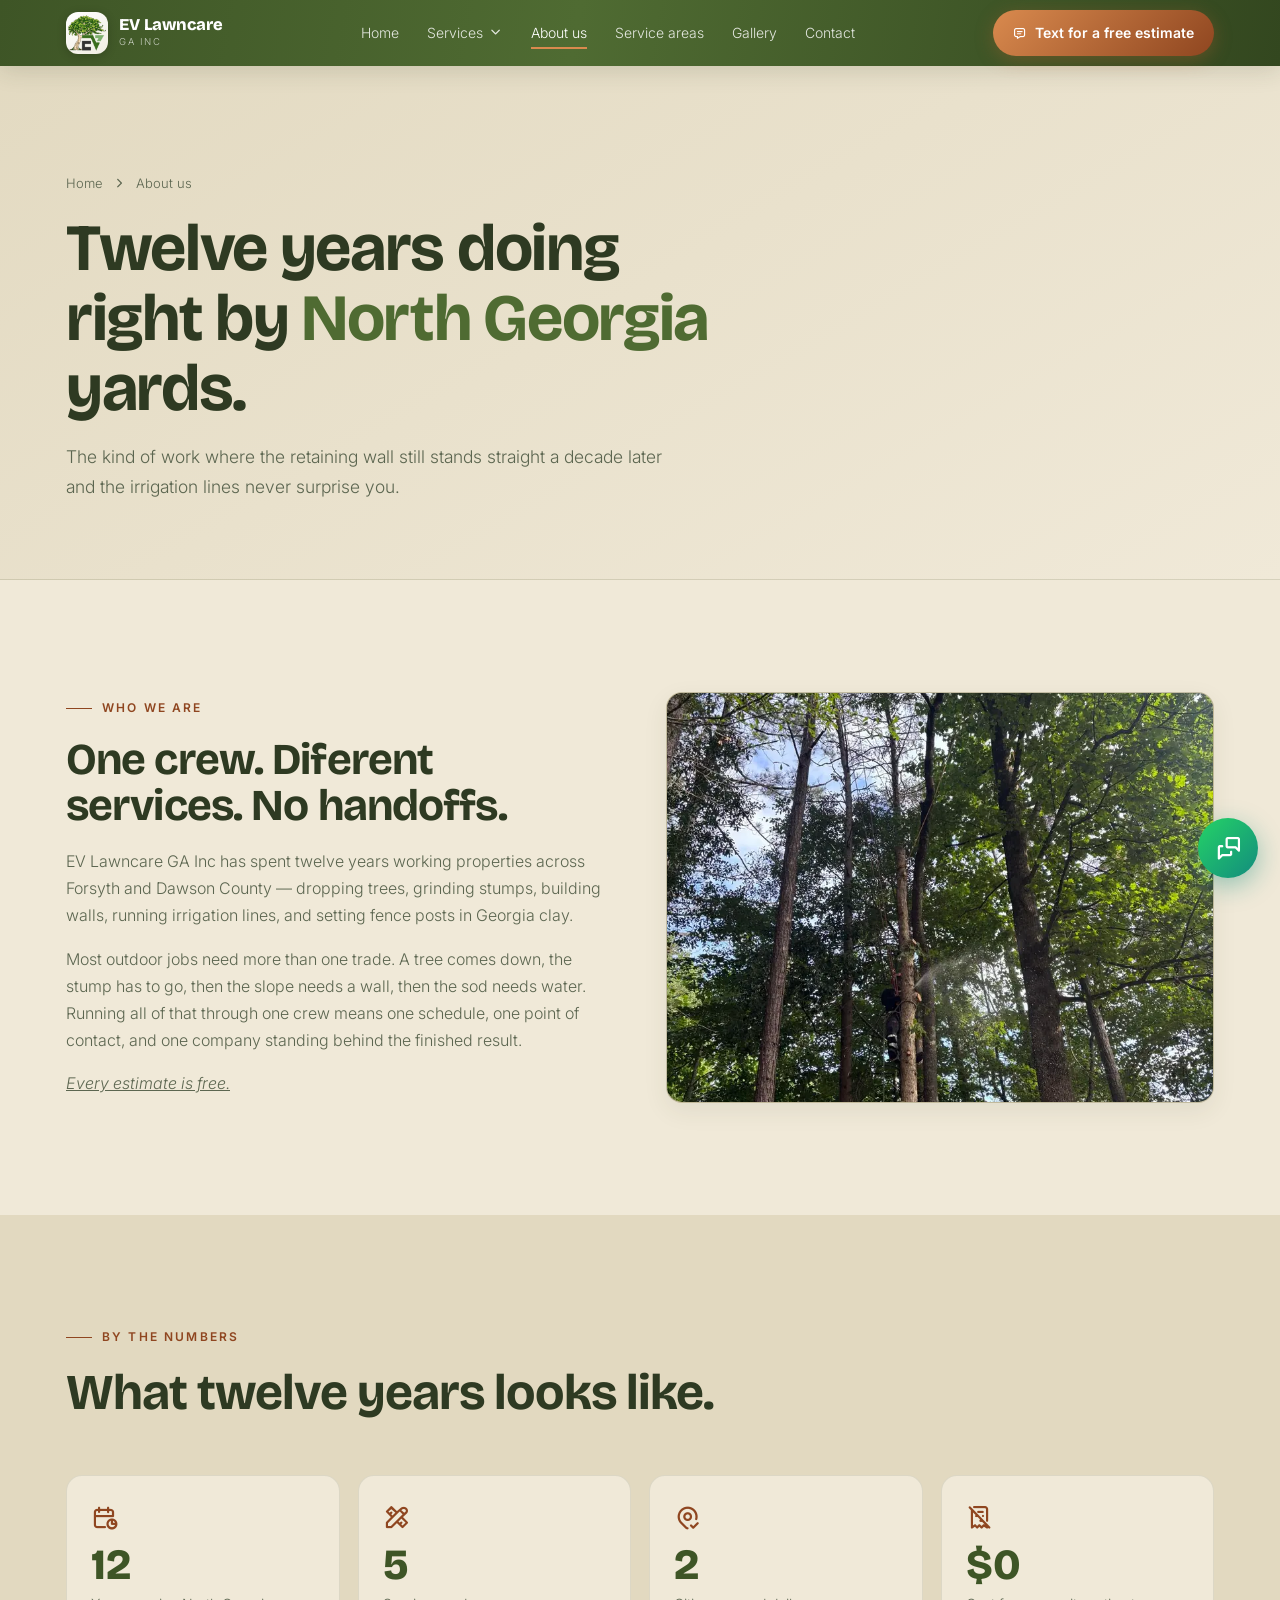
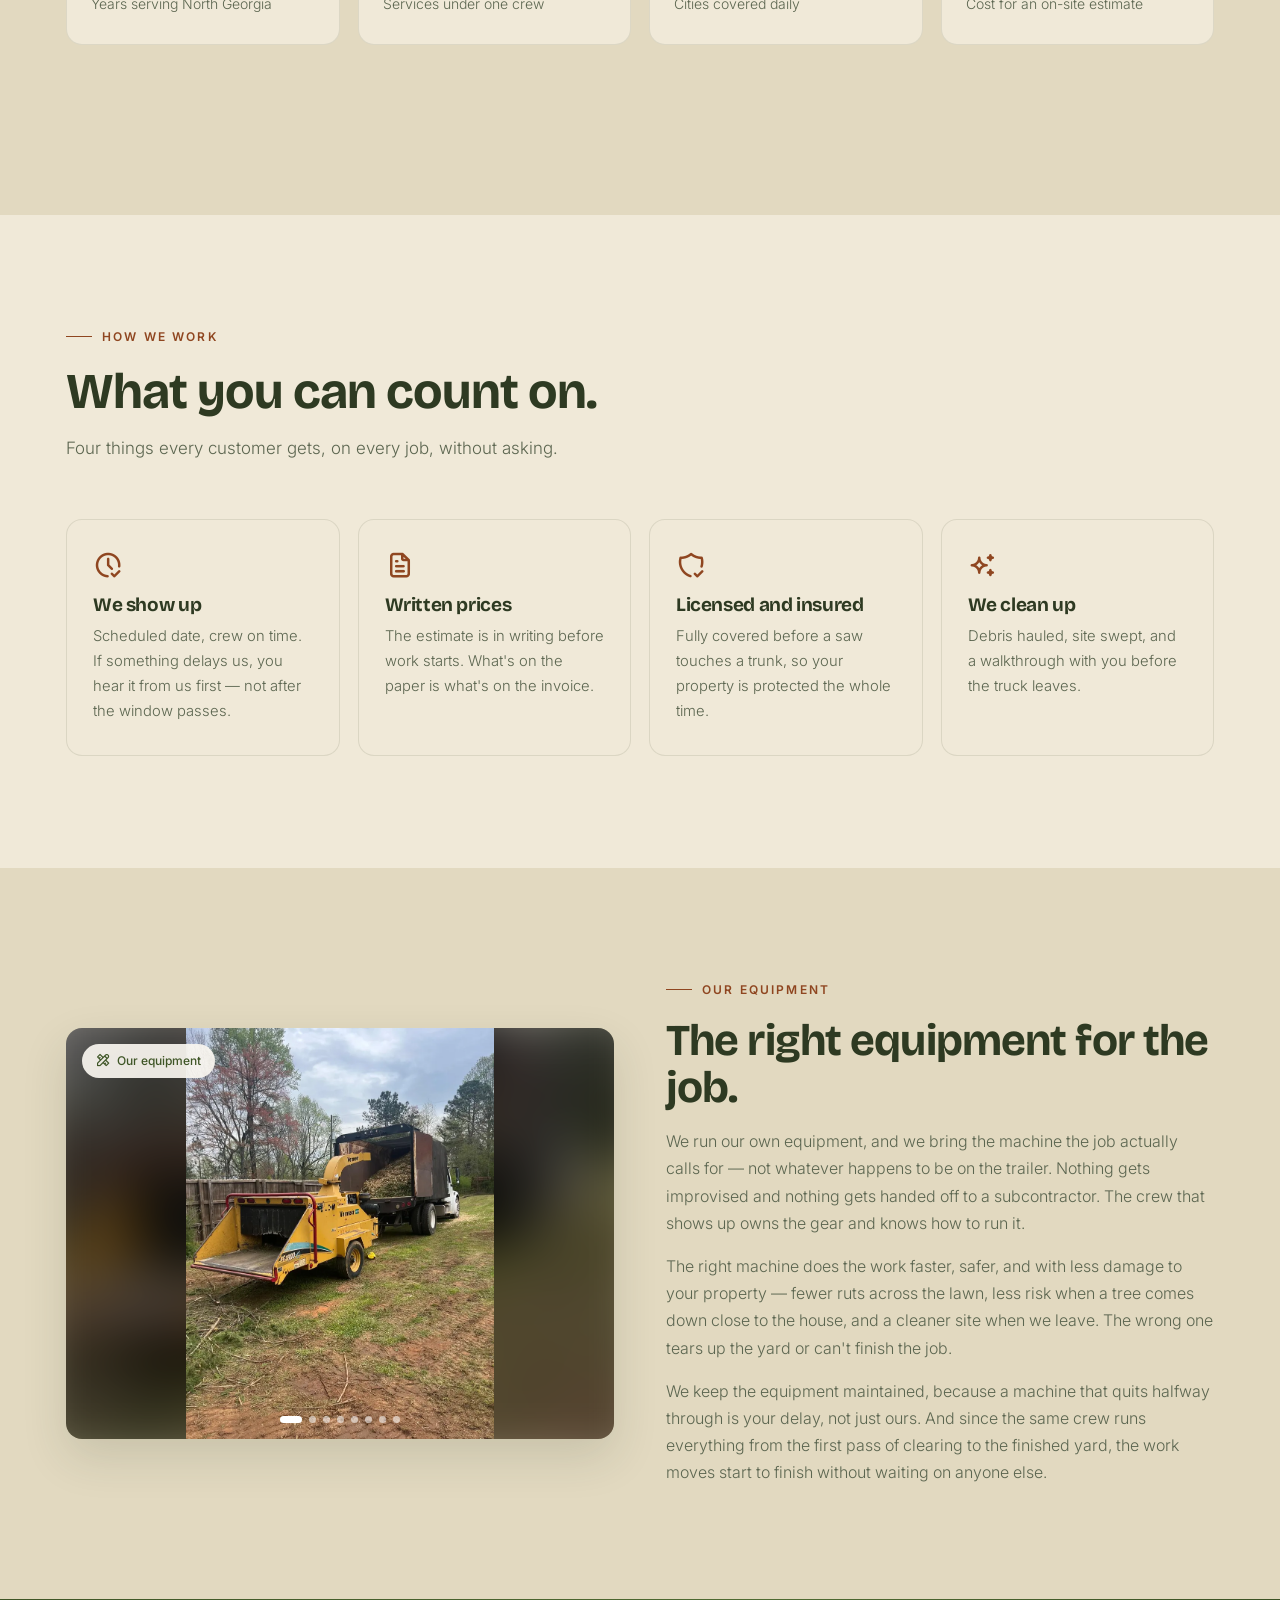
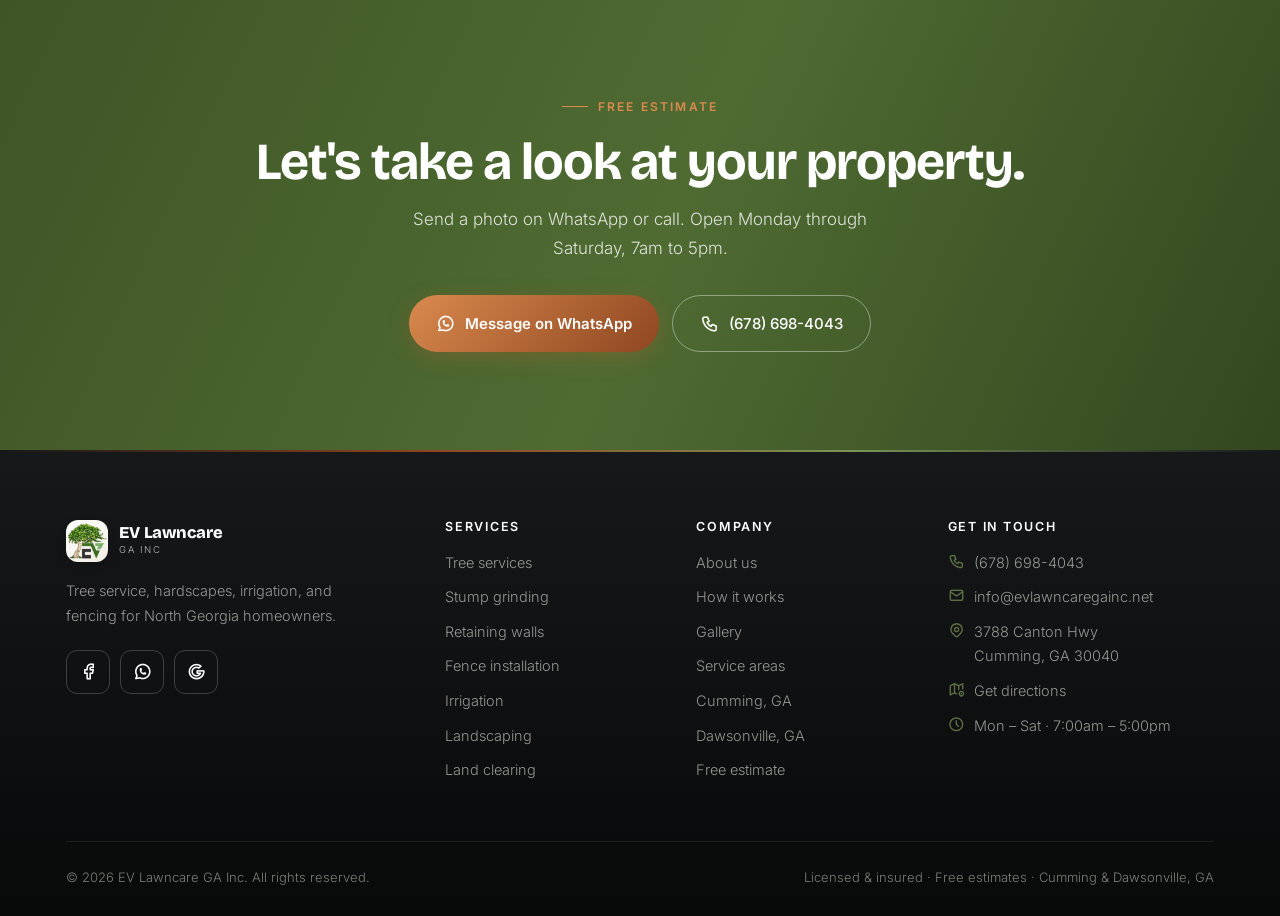
<file: about.html>
<!DOCTYPE html>
<html lang="en">
<head>
<meta charset="UTF-8">
<meta name="viewport" content="width=device-width, initial-scale=1.0">
<link rel="icon" type="image/png" sizes="32x32" href="assets/img/favicon-32.png">
<link rel="icon" type="image/png" sizes="16x16" href="assets/img/favicon-16.png">
<link rel="apple-touch-icon" href="assets/img/apple-touch-icon.png">
<title>About EV Lawncare — Serving Cumming &amp; Dawsonville, GA</title>
<meta name="description" content="Meet EV Lawncare GA Inc — twelve years of insured tree service, hardscapes, irrigation, and fencing for homeowners in Cumming, Dawsonville, and across North Georgia.">
<link rel="preconnect" href="https://fonts.googleapis.com">
<link rel="preconnect" href="https://fonts.gstatic.com" crossorigin>
<link href="https://fonts.googleapis.com/css2?family=Bricolage+Grotesque:opsz,wght@12..96,400;12..96,500;12..96,700;12..96,800&family=Inter:wght@300;400;500;600&display=swap" rel="stylesheet">
<link rel="stylesheet" href="assets/styles.css">
<!-- SEO -->
<link rel="canonical" href="https://evlawncaregainc.net/about.html">
<meta property="og:site_name" content="EV Lawncare GA Inc">
<meta property="og:type" content="website">
<meta property="og:title" content="About EV Lawncare GA Inc — 12 Years Serving Cumming &amp; Dawsonville">
<meta property="og:description" content="Twelve years of insured tree service, hardscapes, irrigation, and fencing for homeowners in Cumming, Dawsonville, and across North Georgia. One crew.">
<meta property="og:url" content="https://evlawncaregainc.net/about.html">
<meta property="og:image" content="https://evlawncaregainc.net/assets/img/og/og-about.jpg">
<meta property="og:image:width" content="1200">
<meta property="og:image:height" content="630">
<meta property="og:locale" content="en_US">
<meta name="twitter:card" content="summary_large_image">
<meta name="twitter:title" content="About EV Lawncare GA Inc — 12 Years Serving Cumming &amp; Dawsonville">
<meta name="twitter:description" content="Twelve years of insured tree service, hardscapes, irrigation, and fencing for homeowners in Cumming, Dawsonville, and across North Georgia. One crew.">
<meta name="twitter:image" content="https://evlawncaregainc.net/assets/img/og/og-about.jpg">
<script type="application/ld+json">
{
 "@context": "https://schema.org",
 "@graph": [
  {
   "@type": [
    "LocalBusiness",
    "HomeAndConstructionBusiness"
   ],
   "@id": "https://evlawncaregainc.net/#business",
   "name": "EV Lawncare GA Inc",
   "url": "https://evlawncaregainc.net/",
   "image": "https://evlawncaregainc.net/assets/img/og/og-about.jpg",
   "telephone": "+1-678-698-4043",
   "email": "info@evlawncaregainc.net",
   "address": {
    "@type": "PostalAddress",
    "streetAddress": "3788 Canton Hwy",
    "addressLocality": "Cumming",
    "addressRegion": "GA",
    "postalCode": "30040",
    "addressCountry": "US"
   },
   "areaServed": [
    {
     "@type": "City",
     "name": "Cumming, GA"
    },
    {
     "@type": "City",
     "name": "Dawsonville, GA"
    }
   ],
   "openingHoursSpecification": [
    {
     "@type": "OpeningHoursSpecification",
     "dayOfWeek": [
      "Monday",
      "Tuesday",
      "Wednesday",
      "Thursday",
      "Friday",
      "Saturday"
     ],
     "opens": "07:00",
     "closes": "17:00"
    }
   ],
   "sameAs": [
    "https://www.facebook.com/evlawncaregainc"
   ],
   "description": "Insured tree service, stump grinding, retaining walls, fence installation, and irrigation for homeowners in Cumming and Dawsonville, Georgia.",
   "hasOfferCatalog": {
    "@type": "OfferCatalog",
    "name": "Services",
    "itemListElement": [
     {
      "@type": "Offer",
      "itemOffered": {
       "@type": "Service",
       "name": "Tree services"
      }
     },
     {
      "@type": "Offer",
      "itemOffered": {
       "@type": "Service",
       "name": "Stump grinding"
      }
     },
     {
      "@type": "Offer",
      "itemOffered": {
       "@type": "Service",
       "name": "Retaining walls"
      }
     },
     {
      "@type": "Offer",
      "itemOffered": {
       "@type": "Service",
       "name": "Fence installation"
      }
     },
     {
      "@type": "Offer",
      "itemOffered": {
       "@type": "Service",
       "name": "Irrigation systems"
      }
     },
     {
      "@type": "Offer",
      "itemOffered": {
       "@type": "Service",
       "name": "Landscaping"
      }
     },
     {
      "@type": "Offer",
      "itemOffered": {
       "@type": "Service",
       "name": "Land clearing"
      }
     }
    ]
   }
  },
  {
   "@type": "BreadcrumbList",
   "itemListElement": [
    {
     "@type": "ListItem",
     "position": 1,
     "name": "Home",
     "item": "https://evlawncaregainc.net/"
    },
    {
     "@type": "ListItem",
     "position": 2,
     "name": "About us",
     "item": "https://evlawncaregainc.net/about.html"
    }
   ]
  }
 ]
}
</script>
<!-- Google Analytics 4 (GA4) — reemplaza G-ZB6JL4V24F por el ID real de tu propiedad (Measurement ID). Debe ser identico en todas las paginas para que un find & replace del ID funcione de una. -->
<script async src="https://www.googletagmanager.com/gtag/js?id=G-ZB6JL4V24F"></script>
<script>
  window.dataLayer = window.dataLayer || [];
  function gtag(){dataLayer.push(arguments);}
  gtag('js', new Date());
  gtag('config', 'G-ZB6JL4V24F');
</script>
</head>
<body>
<nav class="nav solid" id="nav">
  <div class="wrap nav-inner">
    <a href="index.html" class="brand">
      <div class="brand-mark"><img src="assets/img/logo-mark.png" alt="" width="128" height="128"></div>
      <div>
        <div class="brand-name notranslate" translate="no">EV Lawncare</div>
        <div class="brand-sub notranslate" translate="no">GA Inc</div>
      </div>
    </a>
    <div class="nav-links">
      <a href="index.html">Home</a>
      <div class="nav-drop" data-drop>
        <a href="services.html" class="nav-drop-toggle" aria-haspopup="true" aria-expanded="false">Services <i class="ti ti-chevron-down"></i></a>
        <div class="nav-drop-menu" role="menu">
          <a role="menuitem" href="services/tree-services.html"><i class="ti ti-tree"></i> Tree services</a>
          <a role="menuitem" href="services/stump-grinding.html"><i class="ti ti-stack-2"></i> Stump grinding</a>
          <a role="menuitem" href="services/retaining-walls.html"><i class="ti ti-wall"></i> Retaining walls</a>
          <a role="menuitem" href="services/fence-installation.html"><i class="ti ti-fence"></i> Fence installation</a>
          <a role="menuitem" href="services/irrigation-systems.html"><i class="ti ti-droplet"></i> Irrigation systems</a>
          <a role="menuitem" href="services/landscaping.html"><i class="ti ti-plant"></i> Landscaping</a>
          <a role="menuitem" href="services/land-clearing.html"><i class="ti ti-bulldozer"></i> Land clearing</a>
          <a href="services.html" class="nav-drop-all">See all services <i class="ti ti-arrow-right"></i></a>
        </div>
      </div>
      <a href="about.html" class="on">About us</a>
      <a href="index.html#areas">Service areas</a>
      <a href="gallery.html">Gallery</a>
      <a href="contact.html">Contact</a>
    </div>
    <a href="sms:6786984043" class="nav-cta"><i class="ti ti-message"></i> <span class="cta-lg">Text for a free estimate</span><span class="cta-sm">Free estimate</span></a>
    <button class="nav-toggle" aria-label="Open menu" aria-expanded="false"><i class="ti ti-menu-2"></i></button>
  </div>
</nav>

<header class="pagehead">
  <div class="wrap">
    <div class="crumbs"><a href="index.html">Home</a> <i class="ti ti-chevron-right"></i> About us</div>
    <h1>Twelve years doing right by <em>North Georgia</em> yards.</h1>
    <p>The kind of work where the retaining wall still stands straight a decade later and the irrigation lines never surprise you.</p>
  </div>
</header>

<main>
<section class="sec">
  <div class="wrap">
    <div class="split">
      <div class="reveal">
        <div class="eyebrow">Who we are</div>
        <h2 style="font-size:clamp(29px,3.9vw,44px);margin-bottom:18px">One crew. Diferent services. No handoffs.</h2>
        <p style="color:var(--ink-soft);margin-bottom:16px">EV Lawncare GA Inc has spent twelve years working properties across Forsyth and Dawson County — dropping trees, grinding stumps, building walls, running irrigation lines, and setting fence posts in Georgia clay.</p>
        <p style="color:var(--ink-soft);margin-bottom:16px">Most outdoor jobs need more than one trade. A tree comes down, the stump has to go, then the slope needs a wall, then the sod needs water. Running all of that through one crew means one schedule, one point of contact, and one company standing behind the finished result.</p>
        <p style="color:var(--ink-soft); font-style: italic; text-decoration: underline; ">Every estimate is free.</p>
      </div>
      <a class="gtile lbx reveal" href="assets/img/tree/tree-05.webp" style="aspect-ratio:4/3" data-caption="Our crew on a tree job · Cumming" aria-label="EV Lawncare crew working a tree removal in Cumming, GA — open larger">
        <img class="lazyimg" data-sm="assets/img/tree/tree-05-sm.webp" data-md="assets/img/tree/tree-05-md.webp" alt="EV Lawncare crew working a tree removal in Cumming, GA" decoding="async">
        <span class="gtile-tag">Our crew on the job · Cumming</span>
      </a>
    </div>
  </div>
</section>

<section class="sec sec-sand">
  <div class="wrap">
    <div class="sec-head reveal">
      <div class="eyebrow">By the numbers</div>
      <h2>What twelve years looks like.</h2>
    </div>
    <div class="stats reveal">
      <div class="stat"><i class="ti ti-calendar-stats"></i><div class="stat-num" data-count="12">0</div><div class="stat-label">Years serving North Georgia</div></div>
      <div class="stat"><i class="ti ti-tools"></i><div class="stat-num" data-count="5">0</div><div class="stat-label">Services under one crew</div></div>
      <div class="stat"><i class="ti ti-map-pin-check"></i><div class="stat-num" data-count="2">0</div><div class="stat-label">Cities covered daily</div></div>
      <div class="stat"><i class="ti ti-receipt-off"></i><div class="stat-num">$0</div><div class="stat-label">Cost for an on-site estimate</div></div>
    </div>
  </div>
</section>

<section class="sec">
  <div class="wrap">
    <div class="sec-head reveal">
      <div class="eyebrow">How we work</div>
      <h2>What you can count on.</h2>
      <p>Four things every customer gets, on every job, without asking.</p>
    </div>
    <div class="values">
      <div class="value reveal"><i class="ti ti-clock-check"></i><h3>We show up</h3><p>Scheduled date, crew on time. If something delays us, you hear it from us first — not after the window passes.</p></div>
      <div class="value reveal"><i class="ti ti-file-text"></i><h3>Written prices</h3><p>The estimate is in writing before work starts. What's on the paper is what's on the invoice.</p></div>
      <div class="value reveal"><i class="ti ti-shield-check"></i><h3>Licensed and insured</h3><p>Fully covered before a saw touches a trunk, so your property is protected the whole time.</p></div>
      <div class="value reveal"><i class="ti ti-sparkles"></i><h3>We clean up</h3><p>Debris hauled, site swept, and a walkthrough with you before the truck leaves.</p></div>
    </div>
  </div>
</section>

<section class="sec sec-sand">
  <div class="wrap">
    <div class="split">
      <div class="slider reveal" data-slider style="aspect-ratio:4/3">
        <a class="slide on lbx" href="assets/img/equipment/equipment-01.webp" data-caption="Our equipment · North Georgia" aria-label="Wood chipper and truck on a job site — open larger">
          <img class="slide-bg" alt="" aria-hidden="true" decoding="async">
          <img class="slide-img" data-md="assets/img/equipment/equipment-01-md.webp" data-sm="assets/img/equipment/equipment-01-sm.webp" decoding="async" alt="Wood chipper and truck on an EV Lawncare job site">
        </a>
        <a class="slide lbx" href="assets/img/equipment/equipment-02.webp" data-caption="Our equipment · North Georgia" aria-label="Dump truck and chipper loaded for haul-off — open larger">
          <img class="slide-bg" alt="" aria-hidden="true" decoding="async">
          <img class="slide-img" data-md="assets/img/equipment/equipment-02-md.webp" data-sm="assets/img/equipment/equipment-02-sm.webp" decoding="async" alt="Dump truck and chipper loaded for debris haul-off">
        </a>
        <a class="slide lbx" href="assets/img/equipment/equipment-03.webp" data-caption="Our equipment · North Georgia" aria-label="Compact track loader on a cleared lot — open larger">
          <img class="slide-bg" alt="" aria-hidden="true" decoding="async">
          <img class="slide-img" data-md="assets/img/equipment/equipment-03-md.webp" data-sm="assets/img/equipment/equipment-03-sm.webp" decoding="async" alt="Compact track loader working a cleared lot">
        </a>
        <a class="slide lbx" href="assets/img/equipment/equipment-04.webp" data-caption="Our equipment · North Georgia" aria-label="Mini excavator grading a building pad — open larger">
          <img class="slide-bg" alt="" aria-hidden="true" decoding="async">
          <img class="slide-img" data-md="assets/img/equipment/equipment-04-md.webp" data-sm="assets/img/equipment/equipment-04-sm.webp" decoding="async" alt="Mini excavator grading a building pad">
        </a>
        <a class="slide lbx" href="assets/img/equipment/equipment-05.webp" data-caption="Our equipment · North Georgia" aria-label="Track loader moving soil — open larger">
          <img class="slide-bg" alt="" aria-hidden="true" decoding="async">
          <img class="slide-img" data-md="assets/img/equipment/equipment-05-md.webp" data-sm="assets/img/equipment/equipment-05-sm.webp" decoding="async" alt="Track loader moving soil on a job site">
        </a>
        <a class="slide lbx" href="assets/img/equipment/equipment-06.webp" data-caption="Our equipment · North Georgia" aria-label="Mini excavator digging — open larger">
          <img class="slide-bg" alt="" aria-hidden="true" decoding="async">
          <img class="slide-img" data-md="assets/img/equipment/equipment-06-md.webp" data-sm="assets/img/equipment/equipment-06-sm.webp" decoding="async" alt="Mini excavator digging on a cleared lot">
        </a>
        <a class="slide lbx" href="assets/img/equipment/equipment-07.webp" data-caption="Our equipment · North Georgia" aria-label="Crew running the chipper on a clearing job — open larger">
          <img class="slide-bg" alt="" aria-hidden="true" decoding="async">
          <img class="slide-img" data-md="assets/img/equipment/equipment-07-md.webp" data-sm="assets/img/equipment/equipment-07-sm.webp" decoding="async" alt="Crew running the wood chipper on a clearing job">
        </a>
        <a class="slide lbx" href="assets/img/equipment/equipment-08.webp" data-caption="Our equipment · North Georgia" aria-label="Track loader trenching with grade lines set — open larger">
          <img class="slide-bg" alt="" aria-hidden="true" decoding="async">
          <img class="slide-img" data-md="assets/img/equipment/equipment-08-md.webp" data-sm="assets/img/equipment/equipment-08-sm.webp" decoding="async" alt="Track loader trenching with grade lines set">
        </a>
        <div class="slider-badge"><i class="ti ti-tools"></i> Our equipment</div>
        <div class="slider-dots"></div>
      </div>
      <div class="reveal">
        <div class="eyebrow">Our equipment</div>
        <h2 style="font-size:clamp(29px,3.9vw,44px);margin-bottom:17px">The right equipment for the job.</h2>
        <p style="color:var(--ink-soft);margin-bottom:16px">We run our own equipment, and we bring the machine the job actually calls for — not whatever happens to be on the trailer. Nothing gets improvised and nothing gets handed off to a subcontractor. The crew that shows up owns the gear and knows how to run it.</p>
        <p style="color:var(--ink-soft);margin-bottom:16px">The right machine does the work faster, safer, and with less damage to your property — fewer ruts across the lawn, less risk when a tree comes down close to the house, and a cleaner site when we leave. The wrong one tears up the yard or can't finish the job.</p>
        <p style="color:var(--ink-soft)">We keep the equipment maintained, because a machine that quits halfway through is your delay, not just ours. And since the same crew runs everything from the first pass of clearing to the finished yard, the work moves start to finish without waiting on anyone else.</p>
      </div>
    </div>
  </div>
</section>

<section class="cta-band">
  <div class="wrap reveal">
    <div class="eyebrow">Free estimate</div>
    <h2>Let's take a look at your property.</h2>
    <p>Send a photo on WhatsApp or call. Open Monday through Saturday, 7am to 5pm.</p>
    <div class="cta-actions">
      <a href="https://wa.me/16786984043" class="btn btn-clay"><i class="ti ti-brand-whatsapp"></i> Message on WhatsApp</a>
      <a href="tel:6786984043" class="btn btn-outline"><i class="ti ti-phone"></i> (678) 698-4043</a>
    </div>
  </div>
</section>

<!-- Botonera flotante de contacto (desplegable) -->
<div class="cdock" id="cdock">
  <div class="cdock-items">
    <a class="cdock-btn cd-wa" href="https://wa.me/16786984043" data-label="WhatsApp" aria-label="Message us on WhatsApp"><i class="ti ti-brand-whatsapp" aria-hidden="true"></i></a>
    <a class="cdock-btn cd-call" href="tel:6786984043" data-label="Call" aria-label="Call (678) 698-4043"><i class="ti ti-phone" aria-hidden="true"></i></a>
    <a class="cdock-btn cd-mail" href="mailto:info@evlawncaregainc.net" data-label="Email" aria-label="Email us"><i class="ti ti-mail" aria-hidden="true"></i></a>
    <a class="cdock-btn cd-fb" href="https://www.facebook.com/evlawncaregainc" target="_blank" rel="noopener noreferrer" data-label="Facebook" aria-label="Visit our Facebook page"><i class="ti ti-brand-facebook" aria-hidden="true"></i></a>
    <a class="cdock-btn cd-gg" href="https://www.google.com/maps/place/?cid=15132349286849089629" target="_blank" rel="noopener noreferrer" data-label="Reviews" aria-label="EV Lawncare on Google"><i class="ti ti-brand-google" aria-hidden="true"></i></a>
    <a class="cdock-btn cd-dir" href="https://www.google.com/maps/dir/?api=1&amp;destination=3788+Canton+Hwy%2C+Cumming%2C+GA+30040" target="_blank" rel="noopener noreferrer" data-label="Directions" aria-label="Get directions"><i class="ti ti-map-2" aria-hidden="true"></i></a>
  </div>
  <button class="cdock-toggle" type="button" aria-expanded="false" aria-controls="cdock" aria-label="Open contact options"><i class="ti ti-messages cdock-i-open" aria-hidden="true"></i><i class="ti ti-x cdock-i-close" aria-hidden="true"></i></button>
</div>
</main>
<footer class="footer">
  <div class="wrap">
    <div class="foot-grid">
      <div class="foot-brand">
        <a href="index.html" class="brand">
          <div class="brand-mark"><img src="assets/img/logo-mark.png" alt="" width="128" height="128"></div>
          <div><div class="brand-name notranslate" translate="no">EV Lawncare</div><div class="brand-sub notranslate" translate="no">GA Inc</div></div>
        </a>
        <p>Tree service, hardscapes, irrigation, and fencing for North Georgia homeowners.</p>
        <div class="foot-social">
          <a href="https://www.facebook.com/evlawncaregainc" target="_blank" rel="noopener noreferrer" aria-label="Facebook"><i class="ti ti-brand-facebook"></i></a>
          <a href="https://wa.me/16786984043" aria-label="WhatsApp"><i class="ti ti-brand-whatsapp"></i></a>
          <a href="https://www.google.com/maps/place/?cid=15132349286849089629" target="_blank" rel="noopener noreferrer" aria-label="EV Lawncare on Google"><i class="ti ti-brand-google"></i></a>
        </div>
      </div>
      <div class="foot-col">
        <h2>Services</h2>
        <ul>
          <li><a href="services/tree-services.html">Tree services</a></li>
          <li><a href="services/stump-grinding.html">Stump grinding</a></li>
          <li><a href="services/retaining-walls.html">Retaining walls</a></li>
          <li><a href="services/fence-installation.html">Fence installation</a></li>
          <li><a href="services/irrigation-systems.html">Irrigation</a></li>
          <li><a href="services/landscaping.html">Landscaping</a></li>
          <li><a href="services/land-clearing.html">Land clearing</a></li>
        </ul>
      </div>
      <div class="foot-col">
        <h2>Company</h2>
        <ul>
          <li><a href="about.html">About us</a></li>
          <li><a href="index.html#process">How it works</a></li>
          <li><a href="gallery.html">Gallery</a></li>
          <li><a href="index.html#areas">Service areas</a></li>
          <li><a href="cumming-ga.html">Cumming, GA</a></li>
          <li><a href="dawsonville-ga.html">Dawsonville, GA</a></li>
          <li><a href="contact.html">Free estimate</a></li>
        </ul>
      </div>
      <div class="foot-col">
        <h2>Get in touch</h2>
        <ul>
          <li><a href="tel:6786984043"><i class="ti ti-phone"></i> (678) 698-4043</a></li>
          <li><a href="mailto:info@evlawncaregainc.net"><i class="ti ti-mail"></i> info@evlawncaregainc.net</a></li>
          <li><span><i class="ti ti-map-pin"></i> 3788 Canton Hwy<br>Cumming, GA 30040</span></li>
          <li><a href="https://www.google.com/maps/dir/?api=1&amp;destination=3788+Canton+Hwy%2C+Cumming%2C+GA+30040" target="_blank" rel="noopener noreferrer"><i class="ti ti-map-2"></i> Get directions</a></li>
          <li><span><i class="ti ti-clock"></i> Mon – Sat · 7:00am – 5:00pm</span></li>
        </ul>
      </div>
    </div>
    <div class="foot-bottom">
      <span>© 2026 <span class="notranslate" translate="no">EV Lawncare GA Inc</span>. All rights reserved.</span>
      <span>Licensed &amp; insured · Free estimates · <span class="notranslate" translate="no">Cumming</span> &amp; <span class="notranslate" translate="no">Dawsonville</span>, GA</span>
    </div>
  </div>
</footer>
<script>
const io=new IntersectionObserver(es=>{es.forEach(e=>{if(e.isIntersecting){e.target.classList.add('in');io.unobserve(e.target)}})},{threshold:.12});
document.querySelectorAll('.reveal').forEach(el=>io.observe(el));
const co=new IntersectionObserver(es=>{es.forEach(e=>{if(!e.isIntersecting)return;const el=e.target,t=parseInt(el.dataset.count,10),dur=1100,t0=performance.now();const tick=x=>{const p=Math.min((x-t0)/dur,1);el.textContent=Math.round(t*(1-Math.pow(1-p,3)));if(p<1)requestAnimationFrame(tick)};requestAnimationFrame(tick);co.unobserve(el)})},{threshold:.5});
document.querySelectorAll('[data-count]').forEach(el=>co.observe(el));
</script>
<script>
/* Menú móvil: abre/cierra el desplegable al tocar la hamburguesa (.nav-toggle) */
(function(){
  var nav=document.getElementById('nav');
  var t=nav&&nav.querySelector('.nav-toggle');
  if(!t)return;
  t.addEventListener('click',function(){
    var open=nav.classList.toggle('open');
    t.setAttribute('aria-expanded',open?'true':'false');
  });
  var mq=matchMedia('(max-width:900px)');
  nav.querySelectorAll('[data-drop]').forEach(function(drop){
    var dt=drop.querySelector('.nav-drop-toggle');
    if(dt)dt.addEventListener('click',function(e){
      if(mq.matches){e.preventDefault();var o=drop.classList.toggle('open');dt.setAttribute('aria-expanded',o?'true':'false');}
    });
  });
  nav.querySelectorAll('.nav-links a').forEach(function(a){
    a.addEventListener('click',function(){
      if(a.classList.contains('nav-drop-toggle')&&mq.matches)return;
      nav.classList.remove('open');
    });
  });
  document.addEventListener('click',function(e){
    nav.querySelectorAll('[data-drop].open').forEach(function(drop){
      if(!drop.contains(e.target))drop.classList.remove('open');
    });
  });
})();

/* Botonera flotante de contacto: abrir/cerrar (accesible) */
(function(){
  var dock=document.getElementById('cdock');
  if(!dock)return;
  var toggle=dock.querySelector('.cdock-toggle');
  function setOpen(open){
    dock.classList.toggle('open',open);
    toggle.setAttribute('aria-expanded',open?'true':'false');
    toggle.setAttribute('aria-label',open?'Close contact options':'Open contact options');
  }
  toggle.addEventListener('click',function(e){e.stopPropagation();setOpen(!dock.classList.contains('open'));});
  document.addEventListener('click',function(e){if(!dock.contains(e.target))setOpen(false);});
  document.addEventListener('keydown',function(e){if(e.key==='Escape'&&dock.classList.contains('open')){setOpen(false);toggle.focus();}});
  dock.querySelectorAll('.cdock-btn').forEach(function(a){a.addEventListener('click',function(){setOpen(false);});});
})();
</script>
<script>
const IMG_KEY=matchMedia('(max-width: 768px)').matches?'sm':'md';
const RM=matchMedia('(prefers-reduced-motion: reduce)').matches;
document.querySelectorAll('[data-slider]').forEach((sl,idx)=>{
  const slides=[...sl.querySelectorAll('.slide')],dotsBox=sl.querySelector('.slider-dots');
  if(slides.length<2){if(dotsBox)dotsBox.remove();
    new IntersectionObserver(es=>{es.forEach(e=>{if(e.isIntersecting){const img=sl.querySelector('.slide-img');if(img&&img.dataset[IMG_KEY]){const bg=sl.querySelector('.slide-bg');const fill=()=>{if(bg&&!bg.src)bg.src=img.currentSrc||img.src};img.addEventListener('load',fill,{once:true});img.src=img.dataset[IMG_KEY];if(img.complete)fill()}}})},{rootMargin:'300px 0px'}).observe(sl);
    return}
  let cur=0,timer=null;
  function loadSlide(i){
    const s=slides[(i+slides.length)%slides.length],img=s.querySelector('.slide-img');
    if(!img||!img.dataset[IMG_KEY])return;
    const bg=s.querySelector('.slide-bg');
    const fill=()=>{if(bg&&!bg.src)bg.src=img.currentSrc||img.src};
    img.addEventListener('load',fill,{once:true});
    img.src=img.dataset[IMG_KEY];
    delete img.dataset.sm;delete img.dataset.md;
    if(img.complete)fill();
  }
  slides.forEach((_,i)=>{
    const d=document.createElement('div');
    d.className='dot'+(i===0?' on':'');
    d.addEventListener('click',()=>{go(i);restart()});
    dotsBox.appendChild(d);
  });
  const dots=[...dotsBox.children];
  function go(i){
    slides[cur].classList.remove('on');dots[cur].classList.remove('on');
    cur=(i+slides.length)%slides.length;
    slides[cur].classList.add('on');dots[cur].classList.add('on');
    loadSlide(cur);loadSlide(cur+1);loadSlide(cur-1);
  }
  const start=()=>{if(RM)return;if(!timer)timer=setInterval(()=>go(cur+1),3600+idx*220)};
  const stop=()=>{clearInterval(timer);timer=null};
  const restart=()=>{stop();start()};
  let booted=false;
  new IntersectionObserver(es=>{
    es.forEach(e=>{
      if(e.isIntersecting){
        if(!booted){booted=true;loadSlide(0);loadSlide(1)}
        start();
      }else{
        stop();
      }
    });
  },{rootMargin:'300px 0px'}).observe(sl);
  [['prev','chevron-left',-1,'Previous photo'],['next','chevron-right',1,'Next photo']].forEach(([cls,icon,step,label])=>{
    const b=document.createElement('button');
    b.type='button';b.className='slider-arrow '+cls;b.setAttribute('aria-label',label);
    b.innerHTML='<i class="ti ti-'+icon+'"></i>';
    b.addEventListener('click',()=>{go(cur+step);restart()});
    sl.appendChild(b);
  });
  sl.addEventListener('mouseenter',stop);
  sl.addEventListener('mouseleave',start);
  let x0=null;
  sl.addEventListener('touchstart',e=>{x0=e.touches[0].clientX;stop()},{passive:true});
  sl.addEventListener('touchend',e=>{
    if(x0===null)return;
    const dx=e.changedTouches[0].clientX-x0;
    if(Math.abs(dx)>40)go(dx<0?cur+1:cur-1);
    x0=null;start();
  },{passive:true});
});
</script>
<script src="assets/lightbox.js" defer></script>
</body>
</html>
</file>
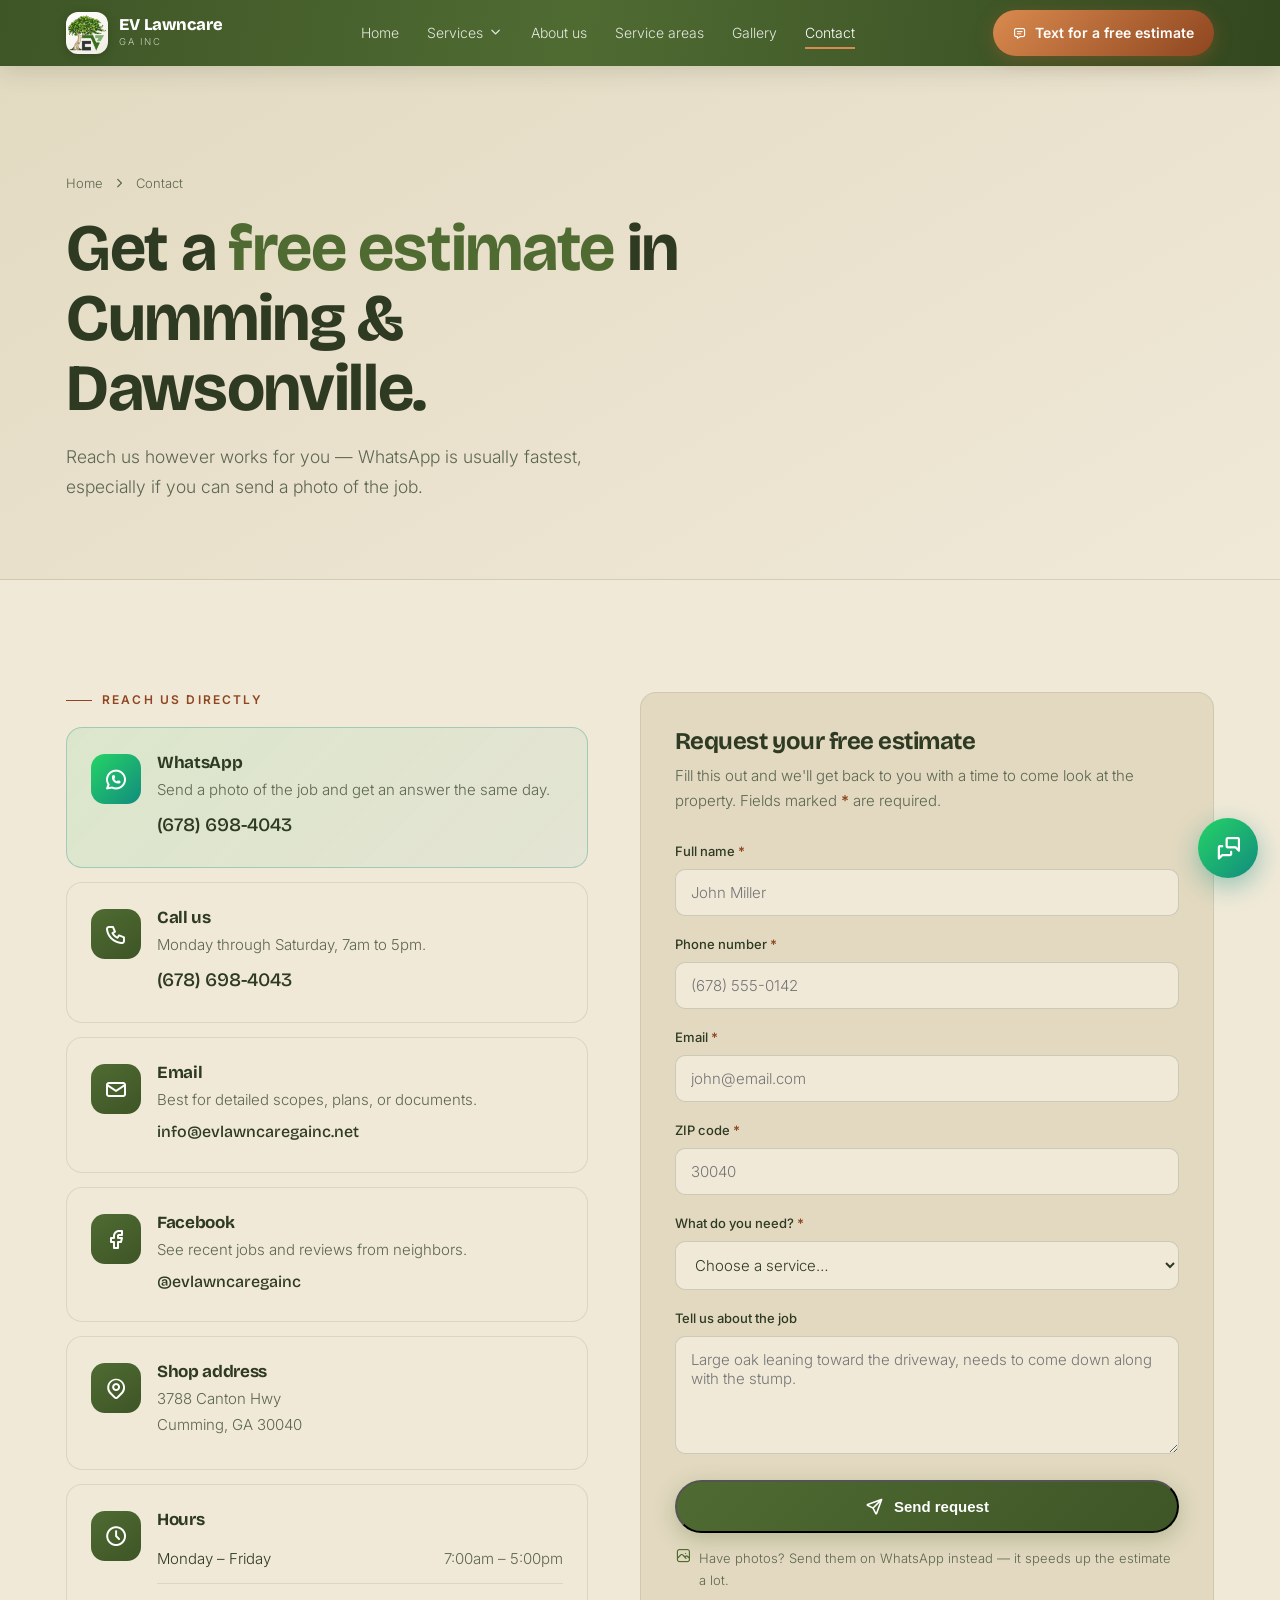
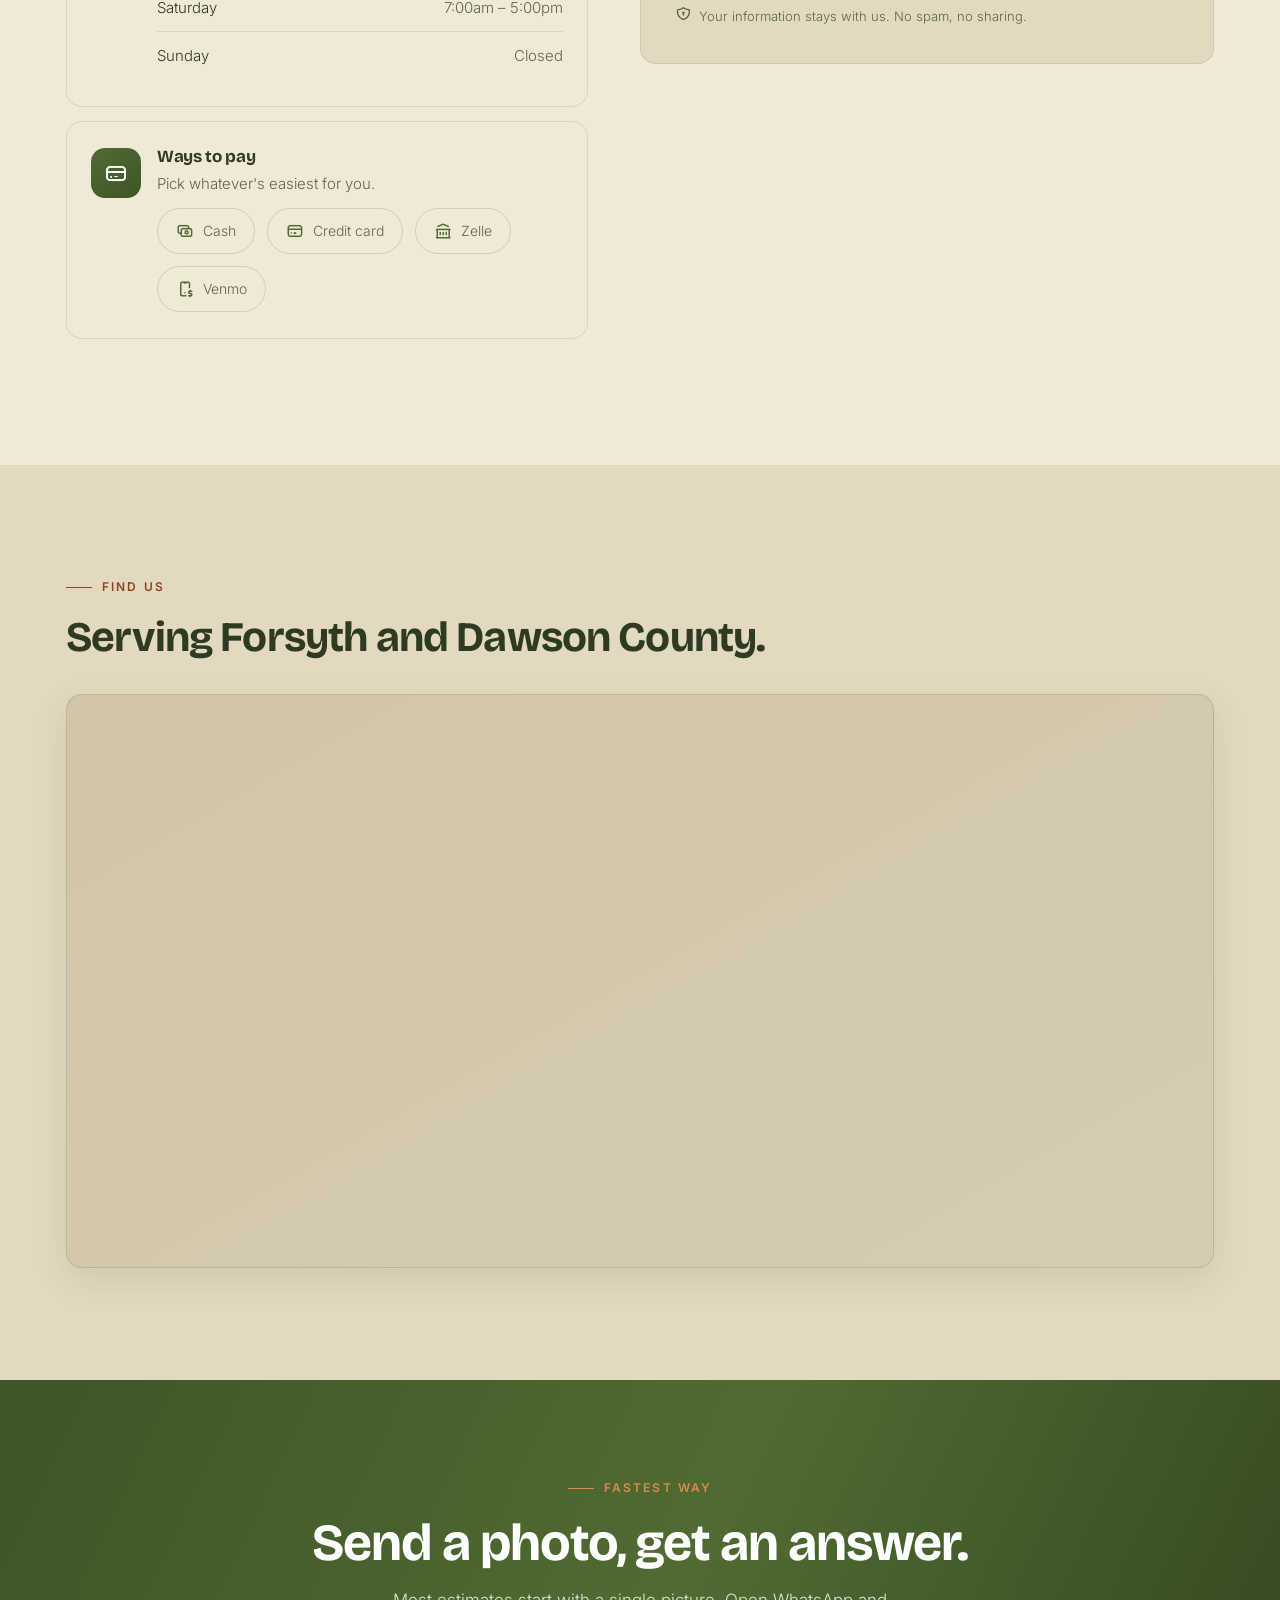
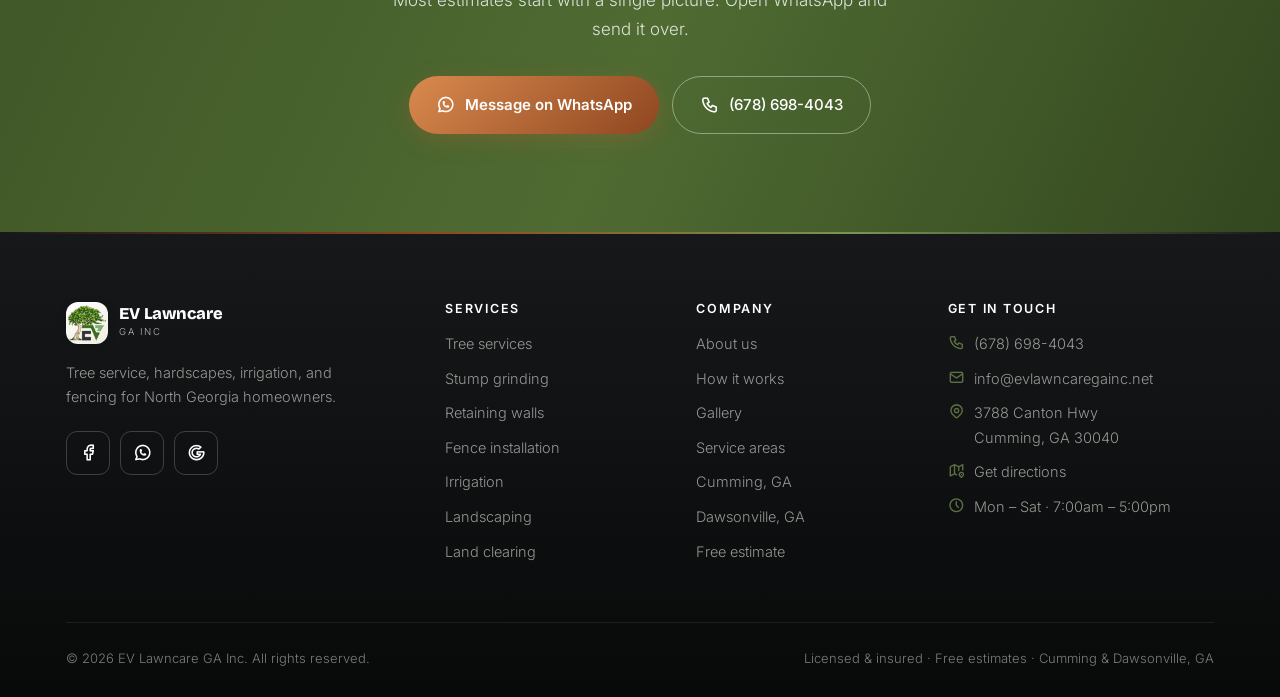
<file: contact.html>
<!DOCTYPE html>
<html lang="en">
<head>
<meta charset="UTF-8">
<meta name="viewport" content="width=device-width, initial-scale=1.0">
<link rel="icon" type="image/png" sizes="32x32" href="assets/img/favicon-32.png">
<link rel="icon" type="image/png" sizes="16x16" href="assets/img/favicon-16.png">
<link rel="apple-touch-icon" href="assets/img/apple-touch-icon.png">
<title>Free Estimate in Cumming &amp; Dawsonville, GA | EV Lawncare</title>
<meta name="description" content="Call, text, or WhatsApp EV Lawncare GA Inc for a free estimate on tree service, retaining walls, irrigation, and fencing in North Georgia.">
<link rel="preconnect" href="https://fonts.googleapis.com">
<link rel="preconnect" href="https://fonts.gstatic.com" crossorigin>
<link href="https://fonts.googleapis.com/css2?family=Bricolage+Grotesque:opsz,wght@12..96,400;12..96,500;12..96,700;12..96,800&family=Inter:wght@300;400;500;600&display=swap" rel="stylesheet">
<link rel="stylesheet" href="assets/styles.css">
<!-- SEO -->
<link rel="canonical" href="https://evlawncaregainc.net/contact.html">
<meta property="og:site_name" content="EV Lawncare GA Inc">
<meta property="og:type" content="website">
<meta property="og:title" content="Contact EV Lawncare GA Inc — Free Estimates in Cumming &amp; Dawsonville">
<meta property="og:description" content="Request a free estimate from EV Lawncare GA Inc in Cumming and Dawsonville, GA. Call, WhatsApp, or fill out the form. Open Mon-Sat, 7am-5pm.">
<meta property="og:url" content="https://evlawncaregainc.net/contact.html">
<meta property="og:image" content="https://evlawncaregainc.net/assets/img/og/og-contact.jpg">
<meta property="og:image:width" content="1200">
<meta property="og:image:height" content="630">
<meta property="og:locale" content="en_US">
<meta name="twitter:card" content="summary_large_image">
<meta name="twitter:title" content="Contact EV Lawncare GA Inc — Free Estimates in Cumming &amp; Dawsonville">
<meta name="twitter:description" content="Request a free estimate from EV Lawncare GA Inc in Cumming and Dawsonville, GA. Call, WhatsApp, or fill out the form. Open Mon-Sat, 7am-5pm.">
<meta name="twitter:image" content="https://evlawncaregainc.net/assets/img/og/og-contact.jpg">
<script type="application/ld+json">
{
 "@context": "https://schema.org",
 "@graph": [
  {
   "@type": [
    "LocalBusiness",
    "HomeAndConstructionBusiness"
   ],
   "@id": "https://evlawncaregainc.net/#business",
   "name": "EV Lawncare GA Inc",
   "url": "https://evlawncaregainc.net/",
   "image": "https://evlawncaregainc.net/assets/img/og/og-contact.jpg",
   "telephone": "+1-678-698-4043",
   "email": "info@evlawncaregainc.net",
   "address": {
    "@type": "PostalAddress",
    "streetAddress": "3788 Canton Hwy",
    "addressLocality": "Cumming",
    "addressRegion": "GA",
    "postalCode": "30040",
    "addressCountry": "US"
   },
   "areaServed": [
    {
     "@type": "City",
     "name": "Cumming, GA"
    },
    {
     "@type": "City",
     "name": "Dawsonville, GA"
    }
   ],
   "openingHoursSpecification": [
    {
     "@type": "OpeningHoursSpecification",
     "dayOfWeek": [
      "Monday",
      "Tuesday",
      "Wednesday",
      "Thursday",
      "Friday",
      "Saturday"
     ],
     "opens": "07:00",
     "closes": "17:00"
    }
   ],
   "sameAs": [
    "https://www.facebook.com/evlawncaregainc"
   ],
   "description": "Insured tree service, stump grinding, retaining walls, fence installation, and irrigation for homeowners in Cumming and Dawsonville, Georgia.",
   "hasOfferCatalog": {
    "@type": "OfferCatalog",
    "name": "Services",
    "itemListElement": [
     {
      "@type": "Offer",
      "itemOffered": {
       "@type": "Service",
       "name": "Tree services"
      }
     },
     {
      "@type": "Offer",
      "itemOffered": {
       "@type": "Service",
       "name": "Stump grinding"
      }
     },
     {
      "@type": "Offer",
      "itemOffered": {
       "@type": "Service",
       "name": "Retaining walls"
      }
     },
     {
      "@type": "Offer",
      "itemOffered": {
       "@type": "Service",
       "name": "Fence installation"
      }
     },
     {
      "@type": "Offer",
      "itemOffered": {
       "@type": "Service",
       "name": "Irrigation systems"
      }
     },
     {
      "@type": "Offer",
      "itemOffered": {
       "@type": "Service",
       "name": "Landscaping"
      }
     },
     {
      "@type": "Offer",
      "itemOffered": {
       "@type": "Service",
       "name": "Land clearing"
      }
     }
    ]
   }
  },
  {
   "@type": "BreadcrumbList",
   "itemListElement": [
    {
     "@type": "ListItem",
     "position": 1,
     "name": "Home",
     "item": "https://evlawncaregainc.net/"
    },
    {
     "@type": "ListItem",
     "position": 2,
     "name": "Contact",
     "item": "https://evlawncaregainc.net/contact.html"
    }
   ]
  }
 ]
}
</script>
<!-- Google Analytics 4 (GA4) — reemplaza G-ZB6JL4V24F por el ID real de tu propiedad (Measurement ID). Debe ser identico en todas las paginas para que un find & replace del ID funcione de una. -->
<script async src="https://www.googletagmanager.com/gtag/js?id=G-ZB6JL4V24F"></script>
<script>
  window.dataLayer = window.dataLayer || [];
  function gtag(){dataLayer.push(arguments);}
  gtag('js', new Date());
  gtag('config', 'G-ZB6JL4V24F');
</script>
</head>
<body>
<nav class="nav solid" id="nav">
  <div class="wrap nav-inner">
    <a href="index.html" class="brand">
      <div class="brand-mark"><img src="assets/img/logo-mark.png" alt="" width="128" height="128"></div>
      <div>
        <div class="brand-name notranslate" translate="no">EV Lawncare</div>
        <div class="brand-sub notranslate" translate="no">GA Inc</div>
      </div>
    </a>
    <div class="nav-links">
      <a href="index.html">Home</a>
      <div class="nav-drop" data-drop>
        <a href="services.html" class="nav-drop-toggle" aria-haspopup="true" aria-expanded="false">Services <i class="ti ti-chevron-down"></i></a>
        <div class="nav-drop-menu" role="menu">
          <a role="menuitem" href="services/tree-services.html"><i class="ti ti-tree"></i> Tree services</a>
          <a role="menuitem" href="services/stump-grinding.html"><i class="ti ti-stack-2"></i> Stump grinding</a>
          <a role="menuitem" href="services/retaining-walls.html"><i class="ti ti-wall"></i> Retaining walls</a>
          <a role="menuitem" href="services/fence-installation.html"><i class="ti ti-fence"></i> Fence installation</a>
          <a role="menuitem" href="services/irrigation-systems.html"><i class="ti ti-droplet"></i> Irrigation systems</a>
          <a role="menuitem" href="services/landscaping.html"><i class="ti ti-plant"></i> Landscaping</a>
          <a role="menuitem" href="services/land-clearing.html"><i class="ti ti-bulldozer"></i> Land clearing</a>
          <a href="services.html" class="nav-drop-all">See all services <i class="ti ti-arrow-right"></i></a>
        </div>
      </div>
      <a href="about.html">About us</a>
      <a href="index.html#areas">Service areas</a>
      <a href="gallery.html">Gallery</a>
      <a href="contact.html" class="on">Contact</a>
    </div>
    <a href="sms:6786984043" class="nav-cta"><i class="ti ti-message"></i> <span class="cta-lg">Text for a free estimate</span><span class="cta-sm">Free estimate</span></a>
    <button class="nav-toggle" aria-label="Open menu" aria-expanded="false"><i class="ti ti-menu-2"></i></button>
  </div>
</nav>

<header class="pagehead">
  <div class="wrap">
    <div class="crumbs"><a href="index.html">Home</a> <i class="ti ti-chevron-right"></i> Contact</div>
    <h1>Get a <em>free estimate</em> in Cumming &amp; Dawsonville.</h1>
    <p>Reach us however works for you — WhatsApp is usually fastest, especially if you can send a photo of the job.</p>
  </div>
</header>

<main>
<section class="sec">
  <div class="wrap">
    <div class="contact-grid">

      <div class="reveal">
        <h2 class="eyebrow">Reach us directly</h2>

        <a href="https://wa.me/16786984043" class="ccard ccard-wa">
          <div class="ccard-icon"><i class="ti ti-brand-whatsapp"></i></div>
          <div>
            <h3>WhatsApp</h3>
            <p>Send a photo of the job and get an answer the same day.</p>
            <div class="big">(678) 698-4043</div>
          </div>
        </a>

        <a href="tel:6786984043" class="ccard">
          <div class="ccard-icon"><i class="ti ti-phone"></i></div>
          <div>
            <h3>Call us</h3>
            <p>Monday through Saturday, 7am to 5pm.</p>
            <div class="big">(678) 698-4043</div>
          </div>
        </a>

        <a href="mailto:info@evlawncaregainc.net" class="ccard">
          <div class="ccard-icon"><i class="ti ti-mail"></i></div>
          <div>
            <h3>Email</h3>
            <p>Best for detailed scopes, plans, or documents.</p>
            <div class="big" style="font-size:16px">info@evlawncaregainc.net</div>
          </div>
        </a>

        <a href="https://www.facebook.com/evlawncaregainc" class="ccard" target="_blank" rel="noopener noreferrer">
          <div class="ccard-icon"><i class="ti ti-brand-facebook"></i></div>
          <div>
            <h3>Facebook</h3>
            <p>See recent jobs and reviews from neighbors.</p>
            <div class="big" style="font-size:16px">@evlawncaregainc</div>
          </div>
        </a>

        <div class="ccard">
          <div class="ccard-icon"><i class="ti ti-map-pin"></i></div>
          <div>
            <h3>Shop address</h3>
            <p>3788 Canton Hwy<br>Cumming, GA 30040</p>
          </div>
        </div>

        <div class="ccard">
          <div class="ccard-icon"><i class="ti ti-clock"></i></div>
          <div style="flex:1">
            <h3>Hours</h3>
            <table class="hours-table">
              <tr><td>Monday – Friday</td><td>7:00am – 5:00pm</td></tr>
              <tr><td>Saturday</td><td>7:00am – 5:00pm</td></tr>
              <tr><td>Sunday</td><td>Closed</td></tr>
            </table>
          </div>
        </div>

        <div class="ccard">
          <div class="ccard-icon"><i class="ti ti-credit-card"></i></div>
          <div>
            <h3>Ways to pay</h3>
            <p style="margin-bottom:12px">Pick whatever's easiest for you.</p>
            <div class="pay-row">
              <span class="pay-chip"><i class="ti ti-cash"></i> Cash</span>
              <span class="pay-chip"><i class="ti ti-credit-card"></i> Credit card</span>
              <span class="pay-chip"><i class="ti ti-building-bank"></i> Zelle</span>
              <span class="pay-chip"><i class="ti ti-device-mobile-dollar"></i> Venmo</span>
            </div>
          </div>
        </div>
      </div>

      <div class="reveal">
        <form id="estimate-form" class="form-box" action="contact.php" method="POST">
          <h3>Request your free estimate</h3>
          <p>Fill this out and we'll get back to you with a time to come look at the property. Fields marked <span class="req">*</span> are required.</p>

          <!-- Honeypot anti-spam: oculto para personas, tentador para bots. Si viene lleno, se descarta. -->
          <div class="hp-field" aria-hidden="true">
            <label for="company">Company (leave this empty)</label>
            <input type="text" id="company" name="company" tabindex="-1" autocomplete="off">
          </div>

          <div class="field">
            <label for="name">Full name <span class="req" aria-hidden="true">*</span></label>
            <input id="name" name="name" type="text" required autocomplete="name" maxlength="80" placeholder="John Miller" aria-describedby="name-err">
            <div class="field-err" id="name-err">Please enter your name.</div>
          </div>
          <div class="field">
            <label for="phone">Phone number <span class="req" aria-hidden="true">*</span></label>
            <input id="phone" name="phone" type="tel" required inputmode="tel" autocomplete="tel" pattern="[\(\)0-9 .\-\+]{10,20}" maxlength="20" placeholder="(678) 555-0142" aria-describedby="phone-err">
            <div class="field-err" id="phone-err">Enter a valid US phone number (at least 10 digits).</div>
          </div>
          <div class="field">
            <label for="email">Email <span class="req" aria-hidden="true">*</span></label>
            <input id="email" name="email" type="email" required autocomplete="email" maxlength="120" placeholder="john@email.com" aria-describedby="email-err">
            <div class="field-err" id="email-err">Enter a valid email address.</div>
          </div>
          <div class="field">
            <label for="zip">ZIP code <span class="req" aria-hidden="true">*</span></label>
            <input id="zip" name="zip" type="text" required inputmode="numeric" autocomplete="postal-code" pattern="[0-9]{5}" maxlength="5" placeholder="30040" aria-describedby="zip-err">
            <div class="field-err" id="zip-err">Enter your 5-digit ZIP code.</div>
          </div>
          <div class="field">
            <label for="service">What do you need? <span class="req" aria-hidden="true">*</span></label>
            <select id="service" name="service" required aria-describedby="service-err">
              <option value="" disabled selected>Choose a service…</option>
              <option>Tree services</option>
              <option>Stump grinding</option>
              <option>Retaining walls</option>
              <option>Fence installation</option>
              <option>Irrigation systems</option>
              <option>Landscaping</option>
              <option>Land clearing</option>
              <option>Not sure yet</option>
            </select>
            <div class="field-err" id="service-err">Please pick a service.</div>
          </div>
          <div class="field">
            <label for="msg">Tell us about the job</label>
            <textarea id="msg" name="message" maxlength="1200" placeholder="Large oak leaning toward the driveway, needs to come down along with the stump."></textarea>
          </div>

          <button type="submit" class="btn btn-primary" style="width:100%;justify-content:center"><i class="ti ti-send"></i> Send request</button>
          <p class="form-status" id="form-status" role="status" aria-live="polite"></p>

          <div class="form-note"><i class="ti ti-photo"></i> Have photos? Send them on WhatsApp instead — it speeds up the estimate a lot.</div>
          <div class="form-note"><i class="ti ti-shield-lock"></i> Your information stays with us. No spam, no sharing.</div>
        </form>
      </div>

    </div>
  </div>
</section>

<section class="sec sec-sand">
  <div class="wrap">
    <div class="sec-head reveal" style="margin-bottom:34px">
      <div class="eyebrow">Find us</div>
      <h2 style="font-size:clamp(28px,3.6vw,42px)">Serving Forsyth and Dawson County.</h2>
    </div>
    <div class="map-embed reveal">
      <iframe
        title="Map showing EV Lawncare GA at 3788 Canton Hwy, Cumming, GA 30040"
        src="https://maps.google.com/maps?q=3788%20Canton%20Hwy%2C%20Cumming%2C%20GA%2030040&z=15&output=embed"
        loading="lazy" referrerpolicy="no-referrer-when-downgrade" allowfullscreen></iframe>
    </div>
  </div>
</section>

<section class="cta-band">
  <div class="wrap reveal">
    <div class="eyebrow">Fastest way</div>
    <h2>Send a photo, get an answer.</h2>
    <p>Most estimates start with a single picture. Open WhatsApp and send it over.</p>
    <div class="cta-actions">
      <a href="https://wa.me/16786984043" class="btn btn-clay"><i class="ti ti-brand-whatsapp"></i> Message on WhatsApp</a>
      <a href="tel:6786984043" class="btn btn-outline"><i class="ti ti-phone"></i> (678) 698-4043</a>
    </div>
  </div>
</section>

<!-- Botonera flotante de contacto (desplegable) -->
<div class="cdock" id="cdock">
  <div class="cdock-items">
    <a class="cdock-btn cd-wa" href="https://wa.me/16786984043" data-label="WhatsApp" aria-label="Message us on WhatsApp"><i class="ti ti-brand-whatsapp" aria-hidden="true"></i></a>
    <a class="cdock-btn cd-call" href="tel:6786984043" data-label="Call" aria-label="Call (678) 698-4043"><i class="ti ti-phone" aria-hidden="true"></i></a>
    <a class="cdock-btn cd-mail" href="mailto:info@evlawncaregainc.net" data-label="Email" aria-label="Email us"><i class="ti ti-mail" aria-hidden="true"></i></a>
    <a class="cdock-btn cd-fb" href="https://www.facebook.com/evlawncaregainc" target="_blank" rel="noopener noreferrer" data-label="Facebook" aria-label="Visit our Facebook page"><i class="ti ti-brand-facebook" aria-hidden="true"></i></a>
    <a class="cdock-btn cd-gg" href="https://www.google.com/maps/place/?cid=15132349286849089629" target="_blank" rel="noopener noreferrer" data-label="Reviews" aria-label="EV Lawncare on Google"><i class="ti ti-brand-google" aria-hidden="true"></i></a>
    <a class="cdock-btn cd-dir" href="https://www.google.com/maps/dir/?api=1&amp;destination=3788+Canton+Hwy%2C+Cumming%2C+GA+30040" target="_blank" rel="noopener noreferrer" data-label="Directions" aria-label="Get directions"><i class="ti ti-map-2" aria-hidden="true"></i></a>
  </div>
  <button class="cdock-toggle" type="button" aria-expanded="false" aria-controls="cdock" aria-label="Open contact options"><i class="ti ti-messages cdock-i-open" aria-hidden="true"></i><i class="ti ti-x cdock-i-close" aria-hidden="true"></i></button>
</div>
</main>
<footer class="footer">
  <div class="wrap">
    <div class="foot-grid">
      <div class="foot-brand">
        <a href="index.html" class="brand">
          <div class="brand-mark"><img src="assets/img/logo-mark.png" alt="" width="128" height="128"></div>
          <div><div class="brand-name notranslate" translate="no">EV Lawncare</div><div class="brand-sub notranslate" translate="no">GA Inc</div></div>
        </a>
        <p>Tree service, hardscapes, irrigation, and fencing for North Georgia homeowners.</p>
        <div class="foot-social">
          <a href="https://www.facebook.com/evlawncaregainc" target="_blank" rel="noopener noreferrer" aria-label="Facebook"><i class="ti ti-brand-facebook"></i></a>
          <a href="https://wa.me/16786984043" aria-label="WhatsApp"><i class="ti ti-brand-whatsapp"></i></a>
          <a href="https://www.google.com/maps/place/?cid=15132349286849089629" target="_blank" rel="noopener noreferrer" aria-label="EV Lawncare on Google"><i class="ti ti-brand-google"></i></a>
        </div>
      </div>
      <div class="foot-col">
        <h2>Services</h2>
        <ul>
          <li><a href="services/tree-services.html">Tree services</a></li>
          <li><a href="services/stump-grinding.html">Stump grinding</a></li>
          <li><a href="services/retaining-walls.html">Retaining walls</a></li>
          <li><a href="services/fence-installation.html">Fence installation</a></li>
          <li><a href="services/irrigation-systems.html">Irrigation</a></li>
          <li><a href="services/landscaping.html">Landscaping</a></li>
          <li><a href="services/land-clearing.html">Land clearing</a></li>
        </ul>
      </div>
      <div class="foot-col">
        <h2>Company</h2>
        <ul>
          <li><a href="about.html">About us</a></li>
          <li><a href="index.html#process">How it works</a></li>
          <li><a href="gallery.html">Gallery</a></li>
          <li><a href="index.html#areas">Service areas</a></li>
          <li><a href="cumming-ga.html">Cumming, GA</a></li>
          <li><a href="dawsonville-ga.html">Dawsonville, GA</a></li>
          <li><a href="contact.html">Free estimate</a></li>
        </ul>
      </div>
      <div class="foot-col">
        <h2>Get in touch</h2>
        <ul>
          <li><a href="tel:6786984043"><i class="ti ti-phone"></i> (678) 698-4043</a></li>
          <li><a href="mailto:info@evlawncaregainc.net"><i class="ti ti-mail"></i> info@evlawncaregainc.net</a></li>
          <li><span><i class="ti ti-map-pin"></i> 3788 Canton Hwy<br>Cumming, GA 30040</span></li>
          <li><a href="https://www.google.com/maps/dir/?api=1&amp;destination=3788+Canton+Hwy%2C+Cumming%2C+GA+30040" target="_blank" rel="noopener noreferrer"><i class="ti ti-map-2"></i> Get directions</a></li>
          <li><span><i class="ti ti-clock"></i> Mon – Sat · 7:00am – 5:00pm</span></li>
        </ul>
      </div>
    </div>
    <div class="foot-bottom">
      <span>© 2026 <span class="notranslate" translate="no">EV Lawncare GA Inc</span>. All rights reserved.</span>
      <span>Licensed &amp; insured · Free estimates · <span class="notranslate" translate="no">Cumming</span> &amp; <span class="notranslate" translate="no">Dawsonville</span>, GA</span>
    </div>
  </div>
</footer>
<script>
const io=new IntersectionObserver(es=>{es.forEach(e=>{if(e.isIntersecting){e.target.classList.add('in');io.unobserve(e.target)}})},{threshold:.12});
document.querySelectorAll('.reveal').forEach(el=>io.observe(el));
</script>
<script>
/* ====== CONFIGURACIÓN DEL FORMULARIO ==================================
   GitHub Pages NO ejecuta PHP. Para que el formulario envíe correos en la
   vista previa de GitHub, pega tu endpoint de Formspree abajo (empieza con
   https://formspree.io/f/). En SiteGround (con PHP) déjalo VACÍO ('') y el
   formulario usará contact.php automáticamente. Detalles en DESPLIEGUE.md */
const FORMSPREE_ENDPOINT = ''; /* p.ej. 'https://formspree.io/f/abcdwxyz' */
/* ===================================================================== */
(function(){
  var form=document.getElementById('estimate-form');
  if(!form)return;
  var status=document.getElementById('form-status');
  function showErr(el,on){
    var id=el.getAttribute('aria-describedby'),box=id&&document.getElementById(id);
    if(box)box.classList.toggle('show',on);
    el.classList.toggle('err',on);
  }
  function setStatus(msg,cls){status.textContent=msg;status.className='form-status '+cls;}
  // Con JS: mostramos mensajes propios en cada campo y llevamos el foco al primer
  // error. Sin JS: la validación nativa (required/pattern) bloquea el envío igual.
  var pendingFocus=null;
  form.querySelectorAll('[required]').forEach(function(el){
    el.addEventListener('invalid',function(e){
      e.preventDefault();showErr(el,true);setStatus('Please check the highlighted fields and try again.','bad');
      if(!pendingFocus){pendingFocus=el;setTimeout(function(){if(pendingFocus){pendingFocus.focus();pendingFocus=null;}},0);}
    });
    el.addEventListener('input',function(){if(el.checkValidity())showErr(el,false);});
  });
  form.addEventListener('submit',function(e){
    var ok=true,first=null;
    form.querySelectorAll('[required]').forEach(function(el){
      var v=el.checkValidity();if(!v){ok=false;if(!first)first=el;}showErr(el,!v);
    });
    if(!ok){e.preventDefault();setStatus('Please check the highlighted fields and try again.','bad');if(first)first.focus();return;}
    var hp=form.querySelector('[name="company"]');
    if(hp&&hp.value){e.preventDefault();return;} /* honeypot: bot → descartar */
    e.preventDefault();
    var endpoint=FORMSPREE_ENDPOINT||form.action;
    var btn=form.querySelector('button[type=submit]');
    btn.disabled=true;setStatus('Sending…','show');
    fetch(endpoint,{method:'POST',body:new FormData(form),headers:{'Accept':'application/json'}})
      .then(function(r){if(r.ok)return r;throw new Error('bad');})
      .then(function(){
        form.innerHTML='<div class="form-ok"><i class="ti ti-mood-check"></i><h3>Thanks — we got it.</h3>'+
          '<p>We\'ll get back to you with a time to come look at the property. Need it faster? Message us on WhatsApp at (678) 698-4043.</p></div>';
      })
      .catch(function(){
        btn.disabled=false;
        setStatus('Something went wrong. Please call or WhatsApp us at (678) 698-4043.','bad');
      });
  });
})();
</script>
<script>
/* Menú móvil: abre/cierra el desplegable al tocar la hamburguesa (.nav-toggle) */
(function(){
  var nav=document.getElementById('nav');
  var t=nav&&nav.querySelector('.nav-toggle');
  if(!t)return;
  t.addEventListener('click',function(){
    var open=nav.classList.toggle('open');
    t.setAttribute('aria-expanded',open?'true':'false');
  });
  var mq=matchMedia('(max-width:900px)');
  nav.querySelectorAll('[data-drop]').forEach(function(drop){
    var dt=drop.querySelector('.nav-drop-toggle');
    if(dt)dt.addEventListener('click',function(e){
      if(mq.matches){e.preventDefault();var o=drop.classList.toggle('open');dt.setAttribute('aria-expanded',o?'true':'false');}
    });
  });
  nav.querySelectorAll('.nav-links a').forEach(function(a){
    a.addEventListener('click',function(){
      if(a.classList.contains('nav-drop-toggle')&&mq.matches)return;
      nav.classList.remove('open');
    });
  });
  document.addEventListener('click',function(e){
    nav.querySelectorAll('[data-drop].open').forEach(function(drop){
      if(!drop.contains(e.target))drop.classList.remove('open');
    });
  });
})();

/* Botonera flotante de contacto: abrir/cerrar (accesible) */
(function(){
  var dock=document.getElementById('cdock');
  if(!dock)return;
  var toggle=dock.querySelector('.cdock-toggle');
  function setOpen(open){
    dock.classList.toggle('open',open);
    toggle.setAttribute('aria-expanded',open?'true':'false');
    toggle.setAttribute('aria-label',open?'Close contact options':'Open contact options');
  }
  toggle.addEventListener('click',function(e){e.stopPropagation();setOpen(!dock.classList.contains('open'));});
  document.addEventListener('click',function(e){if(!dock.contains(e.target))setOpen(false);});
  document.addEventListener('keydown',function(e){if(e.key==='Escape'&&dock.classList.contains('open')){setOpen(false);toggle.focus();}});
  dock.querySelectorAll('.cdock-btn').forEach(function(a){a.addEventListener('click',function(){setOpen(false);});});
})();
</script>
</body>
</html>
</file>
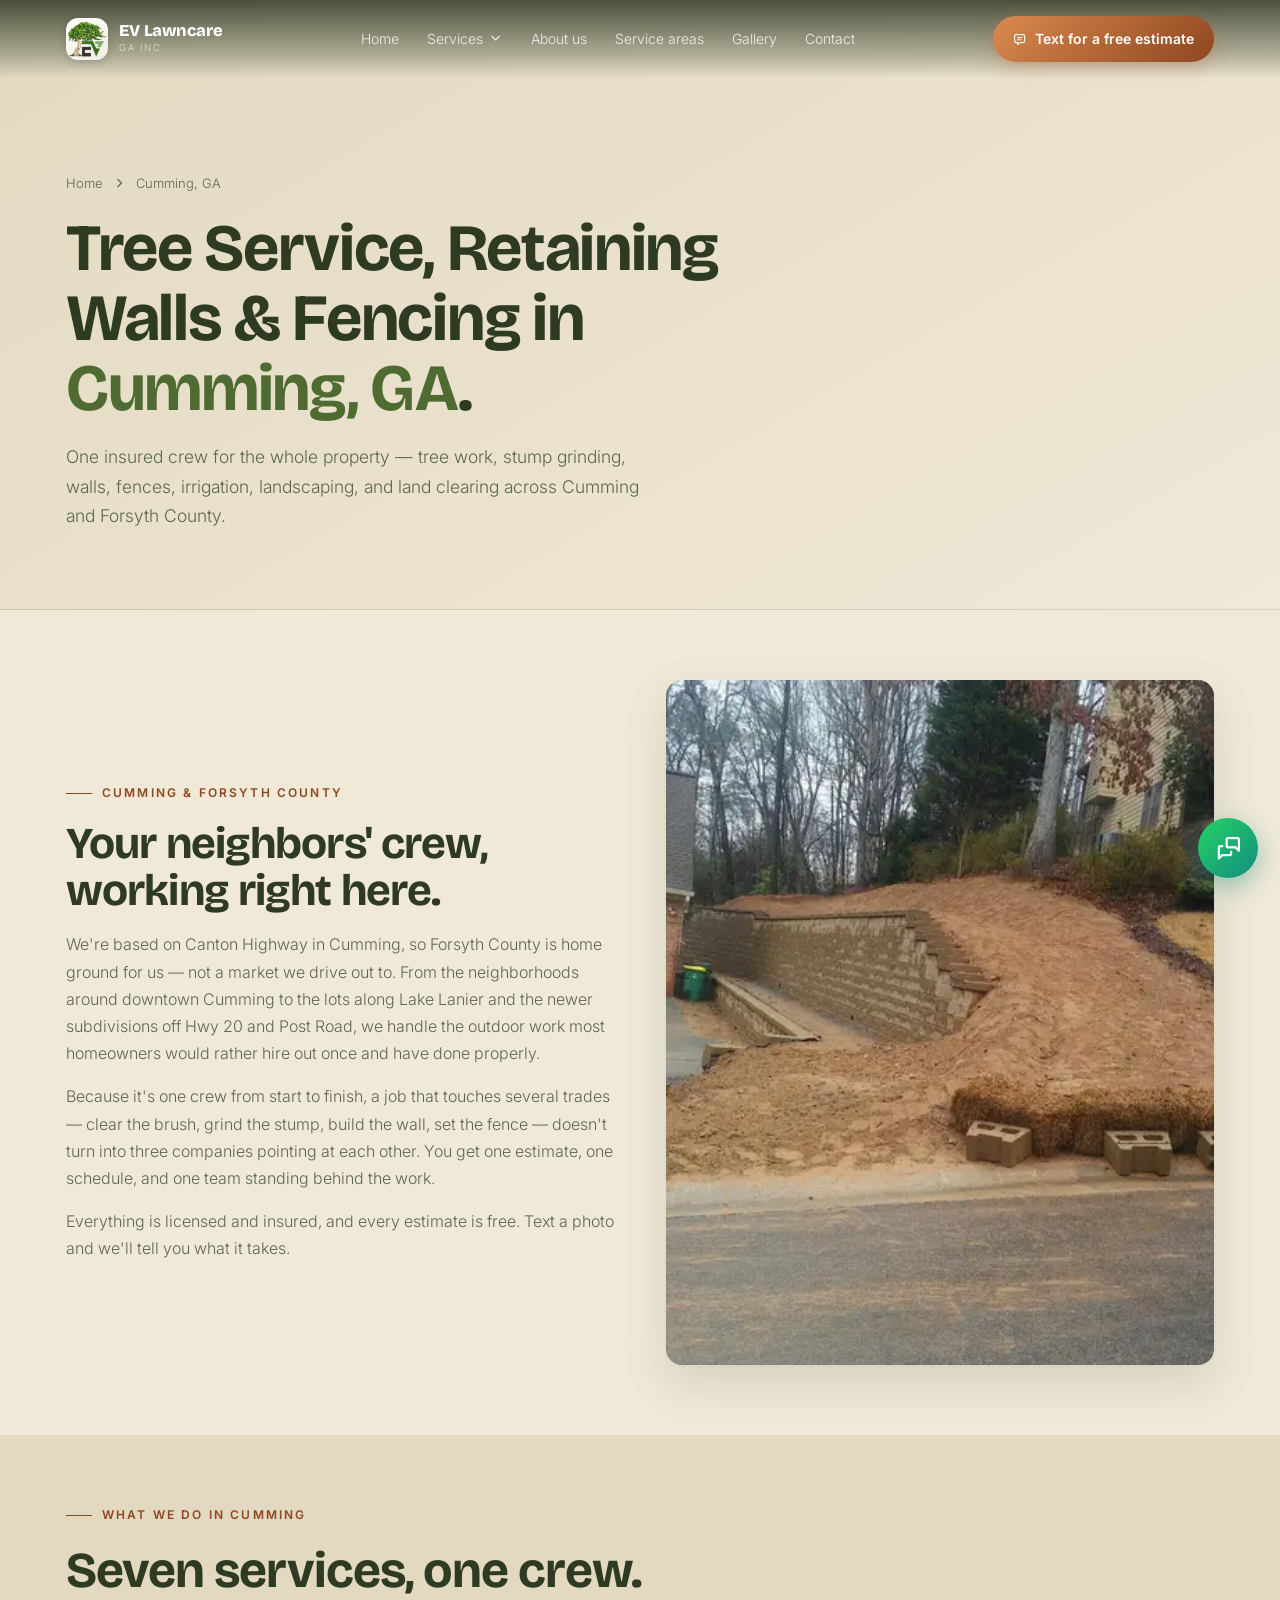
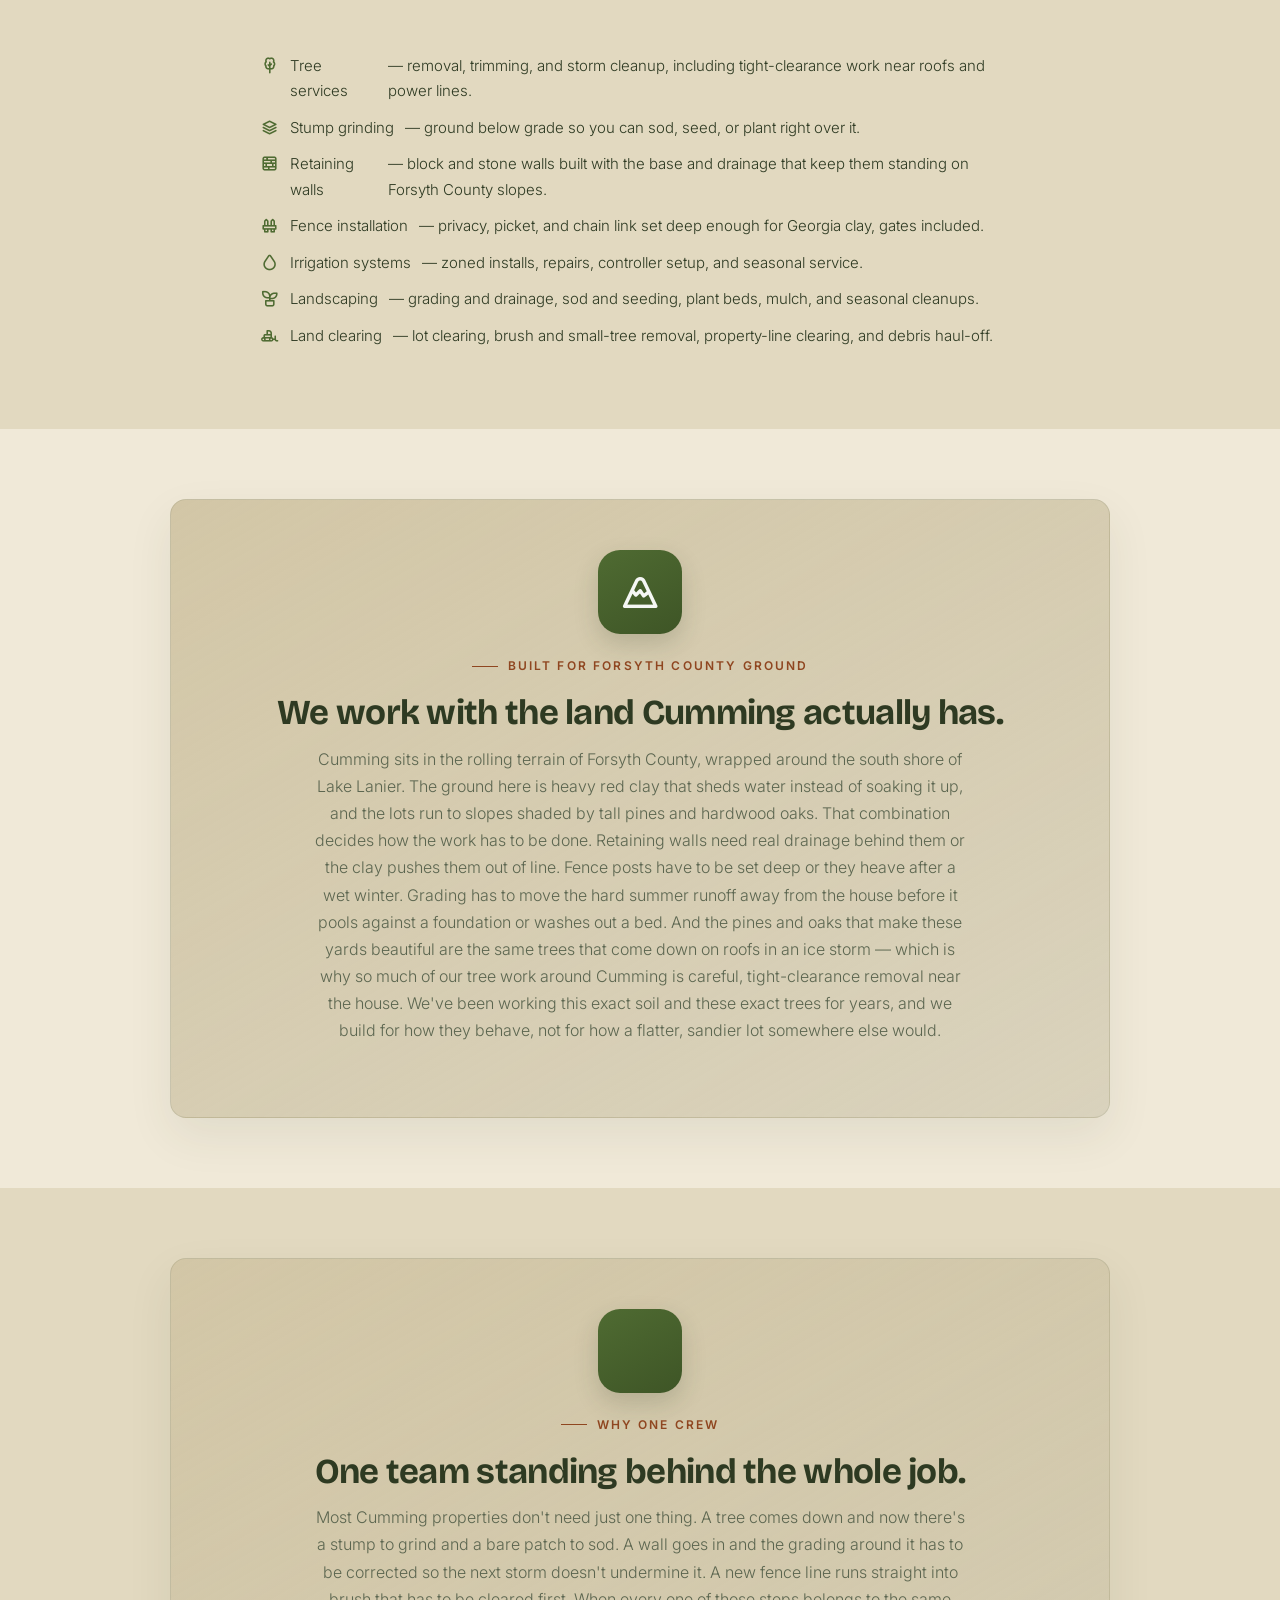
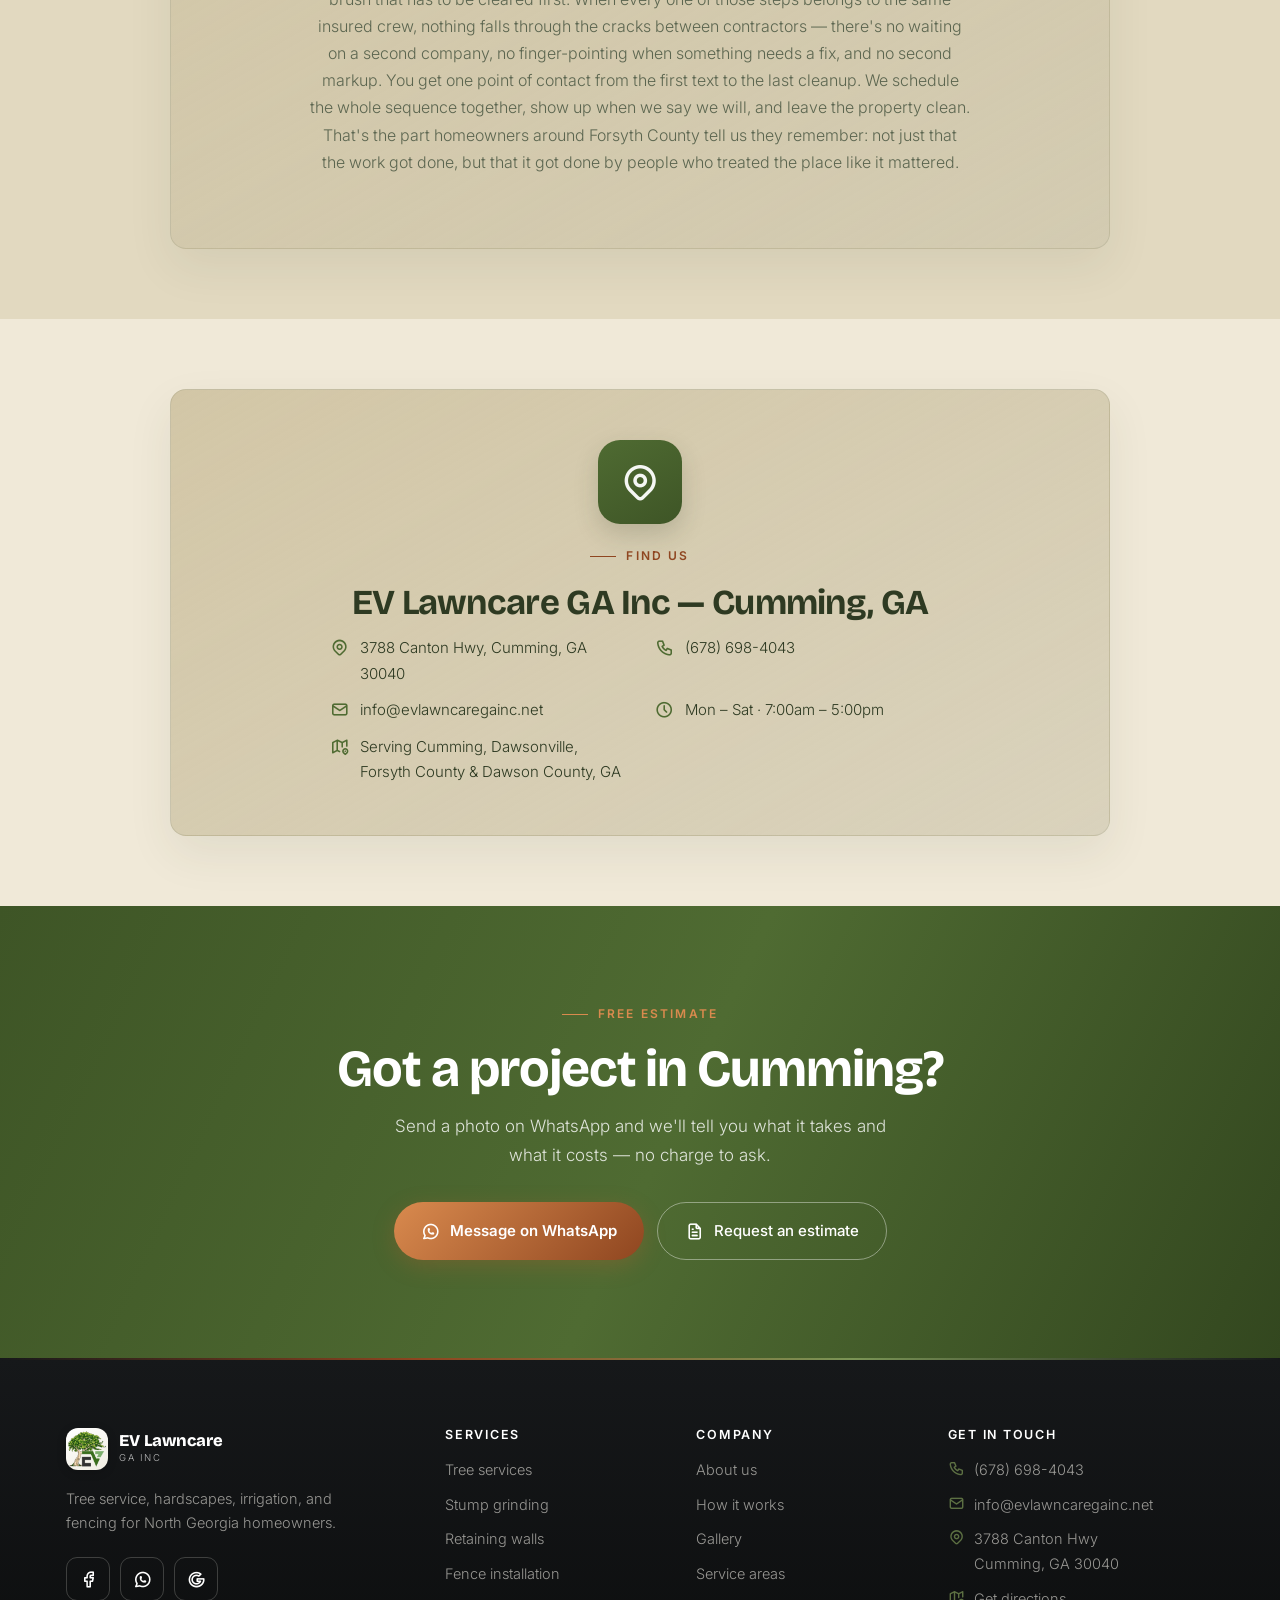
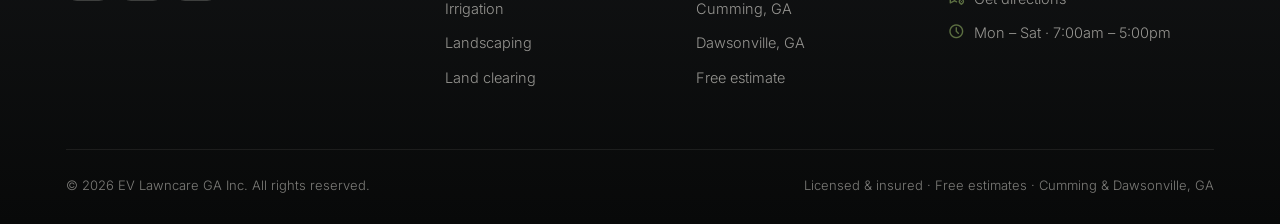
<file: cumming-ga.html>
<!DOCTYPE html>
<html lang="en">
<head>
<meta charset="UTF-8">
<meta name="viewport" content="width=device-width, initial-scale=1.0">
<link rel="icon" type="image/png" sizes="32x32" href="assets/img/favicon-32.png">
<link rel="icon" type="image/png" sizes="16x16" href="assets/img/favicon-16.png">
<link rel="apple-touch-icon" href="assets/img/apple-touch-icon.png">
<title>Tree Service, Retaining Walls &amp; Fencing in Cumming, GA | EV Lawncare</title>
<meta name="description" content="Tree service, stump grinding, retaining walls, fencing, irrigation, landscaping, and land clearing in Cumming, GA and Forsyth County. One insured crew. Free estimates.">
<link rel="preconnect" href="https://fonts.googleapis.com">
<link rel="preconnect" href="https://fonts.gstatic.com" crossorigin>
<link href="https://fonts.googleapis.com/css2?family=Bricolage+Grotesque:opsz,wght@12..96,400;12..96,500;12..96,700;12..96,800&family=Inter:wght@300;400;500;600&display=swap" rel="stylesheet">
<link rel="stylesheet" href="assets/styles.css">
<!-- SEO -->
<link rel="canonical" href="https://evlawncaregainc.net/cumming-ga.html">
<meta property="og:site_name" content="EV Lawncare GA Inc">
<meta property="og:type" content="website">
<meta property="og:title" content="Tree Service, Retaining Walls &amp; Fencing in Cumming, GA | EV Lawncare GA">
<meta property="og:description" content="Tree service, stump grinding, retaining walls, fencing, irrigation, landscaping, and land clearing in Cumming, GA and Forsyth County. One insured crew. Free estimates.">
<meta property="og:url" content="https://evlawncaregainc.net/cumming-ga.html">
<meta property="og:image" content="https://evlawncaregainc.net/assets/img/og/og-home.jpg">
<meta property="og:image:width" content="1200">
<meta property="og:image:height" content="630">
<meta property="og:locale" content="en_US">
<meta name="twitter:card" content="summary_large_image">
<meta name="twitter:title" content="Tree Service, Retaining Walls &amp; Fencing in Cumming, GA | EV Lawncare GA">
<meta name="twitter:description" content="Tree service, stump grinding, retaining walls, fencing, irrigation, landscaping, and land clearing in Cumming, GA and Forsyth County. One insured crew. Free estimates.">
<meta name="twitter:image" content="https://evlawncaregainc.net/assets/img/og/og-home.jpg">
<script type="application/ld+json">
{
 "@context": "https://schema.org",
 "@graph": [
  {
   "@type": [
    "LocalBusiness",
    "HomeAndConstructionBusiness"
   ],
   "@id": "https://evlawncaregainc.net/#business",
   "name": "EV Lawncare GA Inc",
   "url": "https://evlawncaregainc.net/",
   "image": "https://evlawncaregainc.net/assets/img/og/og-home.jpg",
   "telephone": "+1-678-698-4043",
   "email": "info@evlawncaregainc.net",
   "priceRange": "$$",
   "address": {
    "@type": "PostalAddress",
    "streetAddress": "3788 Canton Hwy",
    "addressLocality": "Cumming",
    "addressRegion": "GA",
    "postalCode": "30040",
    "addressCountry": "US"
   },
   "geo": {
    "@type": "GeoCoordinates",
    "latitude": 34.2073,
    "longitude": -84.1402
   },
   "areaServed": [
    {
     "@type": "City",
     "name": "Cumming, GA"
    },
    {
     "@type": "City",
     "name": "Dawsonville, GA"
    },
    {
     "@type": "AdministrativeArea",
     "name": "Forsyth County, GA"
    },
    {
     "@type": "AdministrativeArea",
     "name": "Dawson County, GA"
    }
   ],
   "openingHoursSpecification": [
    {
     "@type": "OpeningHoursSpecification",
     "dayOfWeek": [
      "Monday",
      "Tuesday",
      "Wednesday",
      "Thursday",
      "Friday",
      "Saturday"
     ],
     "opens": "07:00",
     "closes": "17:00"
    }
   ],
   "sameAs": [
    "https://www.facebook.com/evlawncaregainc",
    "https://www.google.com/maps/place/?cid=15132349286849089629"
   ],
   "description": "Insured tree service, stump grinding, retaining walls, fence installation, irrigation, landscaping, and land clearing for homeowners in Cumming and Dawsonville, Georgia.",
   "hasOfferCatalog": {
    "@type": "OfferCatalog",
    "name": "Services",
    "itemListElement": [
     {
      "@type": "Offer",
      "url": "https://evlawncaregainc.net/services/tree-services.html",
      "itemOffered": {
       "@type": "Service",
       "name": "Tree services"
      }
     },
     {
      "@type": "Offer",
      "url": "https://evlawncaregainc.net/services/stump-grinding.html",
      "itemOffered": {
       "@type": "Service",
       "name": "Stump grinding"
      }
     },
     {
      "@type": "Offer",
      "url": "https://evlawncaregainc.net/services/retaining-walls.html",
      "itemOffered": {
       "@type": "Service",
       "name": "Retaining walls"
      }
     },
     {
      "@type": "Offer",
      "url": "https://evlawncaregainc.net/services/fence-installation.html",
      "itemOffered": {
       "@type": "Service",
       "name": "Fence installation"
      }
     },
     {
      "@type": "Offer",
      "url": "https://evlawncaregainc.net/services/irrigation-systems.html",
      "itemOffered": {
       "@type": "Service",
       "name": "Irrigation systems"
      }
     },
     {
      "@type": "Offer",
      "url": "https://evlawncaregainc.net/services/landscaping.html",
      "itemOffered": {
       "@type": "Service",
       "name": "Landscaping"
      }
     },
     {
      "@type": "Offer",
      "url": "https://evlawncaregainc.net/services/land-clearing.html",
      "itemOffered": {
       "@type": "Service",
       "name": "Land clearing"
      }
     }
    ]
   }
  },
  {
   "@type": "BreadcrumbList",
   "itemListElement": [
    {
     "@type": "ListItem",
     "position": 1,
     "name": "Home",
     "item": "https://evlawncaregainc.net/"
    },
    {
     "@type": "ListItem",
     "position": 2,
     "name": "Cumming, GA",
     "item": "https://evlawncaregainc.net/cumming-ga.html"
    }
   ]
  }
 ]
}
</script>
<!-- Google Analytics 4 (GA4) — reemplaza G-ZB6JL4V24F por el ID real de tu propiedad (Measurement ID). Debe ser identico en todas las paginas para que un find & replace del ID funcione de una. -->
<script async src="https://www.googletagmanager.com/gtag/js?id=G-ZB6JL4V24F"></script>
<script>
  window.dataLayer = window.dataLayer || [];
  function gtag(){dataLayer.push(arguments);}
  gtag('js', new Date());
  gtag('config', 'G-ZB6JL4V24F');
</script>
</head>
<body>
<nav class="nav solid" id="nav">
  <div class="wrap nav-inner">
    <a href="index.html" class="brand">
      <div class="brand-mark"><img src="assets/img/logo-mark.png" alt="" width="128" height="128"></div>
      <div>
        <div class="brand-name notranslate" translate="no">EV Lawncare</div>
        <div class="brand-sub notranslate" translate="no">GA Inc</div>
      </div>
    </a>
    <div class="nav-links">
      <a href="index.html">Home</a>
      <div class="nav-drop" data-drop>
        <a href="services.html" class="nav-drop-toggle" aria-haspopup="true" aria-expanded="false">Services <i class="ti ti-chevron-down"></i></a>
        <div class="nav-drop-menu" role="menu">
          <a role="menuitem" href="services/tree-services.html"><i class="ti ti-tree"></i> Tree services</a>
          <a role="menuitem" href="services/stump-grinding.html"><i class="ti ti-stack-2"></i> Stump grinding</a>
          <a role="menuitem" href="services/retaining-walls.html"><i class="ti ti-wall"></i> Retaining walls</a>
          <a role="menuitem" href="services/fence-installation.html"><i class="ti ti-fence"></i> Fence installation</a>
          <a role="menuitem" href="services/irrigation-systems.html"><i class="ti ti-droplet"></i> Irrigation systems</a>
          <a role="menuitem" href="services/landscaping.html"><i class="ti ti-plant"></i> Landscaping</a>
          <a role="menuitem" href="services/land-clearing.html"><i class="ti ti-bulldozer"></i> Land clearing</a>
          <a href="services.html" class="nav-drop-all">See all services <i class="ti ti-arrow-right"></i></a>
        </div>
      </div>
      <a href="about.html">About us</a>
      <a href="index.html#areas">Service areas</a>
      <a href="gallery.html">Gallery</a>
      <a href="contact.html">Contact</a>
    </div>
    <a href="sms:6786984043" class="nav-cta"><i class="ti ti-message"></i> <span class="cta-lg">Text for a free estimate</span><span class="cta-sm">Free estimate</span></a>
    <button class="nav-toggle" aria-label="Open menu" aria-expanded="false"><i class="ti ti-menu-2"></i></button>
  </div>
</nav>

<header class="pagehead">
  <div class="wrap">
    <div class="crumbs"><a href="index.html">Home</a> <i class="ti ti-chevron-right"></i> Cumming, GA</div>
    <h1>Tree Service, Retaining Walls &amp; Fencing in <em>Cumming, GA</em>.</h1>
    <p>One insured crew for the whole property — tree work, stump grinding, walls, fences, irrigation, landscaping, and land clearing across Cumming and Forsyth County.</p>
  </div>
</header>

<main>
<section class="sec sec-tight">
  <div class="wrap">
    <div class="split">
      <div class="reveal">
        <div class="eyebrow">Cumming &amp; Forsyth County</div>
        <h2 style="font-size:clamp(29px,3.9vw,44px);margin-bottom:17px">Your neighbors' crew, working right here.</h2>
        <p style="color:var(--ink-soft);margin-bottom:16px">We're based on Canton Highway in Cumming, so Forsyth County is home ground for us — not a market we drive out to. From the neighborhoods around downtown Cumming to the lots along Lake Lanier and the newer subdivisions off Hwy 20 and Post Road, we handle the outdoor work most homeowners would rather hire out once and have done properly.</p>
        <p style="color:var(--ink-soft);margin-bottom:16px">Because it's one crew from start to finish, a job that touches several trades — clear the brush, grind the stump, build the wall, set the fence — doesn't turn into three companies pointing at each other. You get one estimate, one schedule, and one team standing behind the work.</p>
        <p style="color:var(--ink-soft)">Everything is licensed and insured, and every estimate is free. Text a photo and we'll tell you what it takes.</p>
      </div>
      <div class="feat-photo reveal" style="aspect-ratio:4/5">
        <img src="assets/img/walls/walls-01-md.webp" srcset="assets/img/walls/walls-01-sm.webp 700w, assets/img/walls/walls-01-md.webp 1100w" sizes="(max-width:900px) 100vw, 50vw" alt="Retaining wall and hardscape work at a home in Cumming, GA" decoding="async">
      </div>
    </div>
  </div>
</section>

<section class="sec sec-tight sec-sand">
  <div class="wrap">
    <div class="sec-head reveal">
      <div class="eyebrow">What we do in Cumming</div>
      <h2>Seven services, one crew.</h2>
    </div>
    <ul class="svc-points reveal" style="max-width:760px;margin:0 auto">
      <li><i class="ti ti-tree"></i> <a href="services/tree-services.html">Tree services</a> — removal, trimming, and storm cleanup, including tight-clearance work near roofs and power lines.</li>
      <li><i class="ti ti-stack-2"></i> <a href="services/stump-grinding.html">Stump grinding</a> — ground below grade so you can sod, seed, or plant right over it.</li>
      <li><i class="ti ti-wall"></i> <a href="services/retaining-walls.html">Retaining walls</a> — block and stone walls built with the base and drainage that keep them standing on Forsyth County slopes.</li>
      <li><i class="ti ti-fence"></i> <a href="services/fence-installation.html">Fence installation</a> — privacy, picket, and chain link set deep enough for Georgia clay, gates included.</li>
      <li><i class="ti ti-droplet"></i> <a href="services/irrigation-systems.html">Irrigation systems</a> — zoned installs, repairs, controller setup, and seasonal service.</li>
      <li><i class="ti ti-plant"></i> <a href="services/landscaping.html">Landscaping</a> — grading and drainage, sod and seeding, plant beds, mulch, and seasonal cleanups.</li>
      <li><i class="ti ti-bulldozer"></i> <a href="services/land-clearing.html">Land clearing</a> — lot clearing, brush and small-tree removal, property-line clearing, and debris haul-off.</li>
    </ul>
  </div>
</section>

<section class="sec sec-tight">
  <div class="wrap">
    <div class="feat-card reveal">
      <div class="fc-ic"><i class="ti ti-mountain"></i></div>
      <div class="eyebrow">Built for Forsyth County ground</div>
      <h2>We work with the land Cumming actually has.</h2>
      <p>Cumming sits in the rolling terrain of Forsyth County, wrapped around the south shore of Lake Lanier. The ground here is heavy red clay that sheds water instead of soaking it up, and the lots run to slopes shaded by tall pines and hardwood oaks. That combination decides how the work has to be done. Retaining walls need real drainage behind them or the clay pushes them out of line. Fence posts have to be set deep or they heave after a wet winter. Grading has to move the hard summer runoff away from the house before it pools against a foundation or washes out a bed. And the pines and oaks that make these yards beautiful are the same trees that come down on roofs in an ice storm — which is why so much of our tree work around Cumming is careful, tight-clearance removal near the house. We've been working this exact soil and these exact trees for years, and we build for how they behave, not for how a flatter, sandier lot somewhere else would.</p>
    </div>
  </div>
</section>

<section class="sec sec-tight sec-sand">
  <div class="wrap">
    <div class="feat-card reveal">
      <div class="fc-ic"><i class="ti ti-users"></i></div>
      <div class="eyebrow">Why one crew</div>
      <h2>One team standing behind the whole job.</h2>
      <p>Most Cumming properties don't need just one thing. A tree comes down and now there's a stump to grind and a bare patch to sod. A wall goes in and the grading around it has to be corrected so the next storm doesn't undermine it. A new fence line runs straight into brush that has to be cleared first. When every one of those steps belongs to the same insured crew, nothing falls through the cracks between contractors — there's no waiting on a second company, no finger-pointing when something needs a fix, and no second markup. You get one point of contact from the first text to the last cleanup. We schedule the whole sequence together, show up when we say we will, and leave the property clean. That's the part homeowners around Forsyth County tell us they remember: not just that the work got done, but that it got done by people who treated the place like it mattered.</p>
    </div>
  </div>
</section>

<section class="sec sec-tight">
  <div class="wrap">
    <div class="feat-card reveal">
      <div class="fc-ic"><i class="ti ti-map-pin"></i></div>
      <div class="eyebrow">Find us</div>
      <h2>EV Lawncare GA Inc — Cumming, GA</h2>
      <ul class="svc-points" style="max-width:620px">
        <li><i class="ti ti-map-pin"></i> 3788 Canton Hwy, Cumming, GA 30040</li>
        <li><i class="ti ti-phone"></i> <a href="tel:6786984043">(678) 698-4043</a></li>
        <li><i class="ti ti-mail"></i> <a href="mailto:info@evlawncaregainc.net">info@evlawncaregainc.net</a></li>
        <li><i class="ti ti-clock"></i> Mon – Sat · 7:00am – 5:00pm</li>
        <li><i class="ti ti-map-2"></i> Serving Cumming, Dawsonville, Forsyth County &amp; Dawson County, GA</li>
      </ul>
    </div>
  </div>
</section>

<section class="cta-band">
  <div class="wrap reveal">
    <div class="eyebrow">Free estimate</div>
    <h2>Got a project in Cumming?</h2>
    <p>Send a photo on WhatsApp and we'll tell you what it takes and what it costs — no charge to ask.</p>
    <div class="cta-actions">
      <a href="https://wa.me/16786984043" class="btn btn-clay"><i class="ti ti-brand-whatsapp"></i> Message on WhatsApp</a>
      <a href="contact.html" class="btn btn-outline"><i class="ti ti-file-text"></i> Request an estimate</a>
    </div>
  </div>
</section>

<!-- Botonera flotante de contacto (desplegable) -->
<div class="cdock" id="cdock">
  <div class="cdock-items">
    <a class="cdock-btn cd-wa" href="https://wa.me/16786984043" data-label="WhatsApp" aria-label="Message us on WhatsApp"><i class="ti ti-brand-whatsapp" aria-hidden="true"></i></a>
    <a class="cdock-btn cd-call" href="tel:6786984043" data-label="Call" aria-label="Call (678) 698-4043"><i class="ti ti-phone" aria-hidden="true"></i></a>
    <a class="cdock-btn cd-mail" href="mailto:info@evlawncaregainc.net" data-label="Email" aria-label="Email us"><i class="ti ti-mail" aria-hidden="true"></i></a>
    <a class="cdock-btn cd-fb" href="https://www.facebook.com/evlawncaregainc" target="_blank" rel="noopener noreferrer" data-label="Facebook" aria-label="Visit our Facebook page"><i class="ti ti-brand-facebook" aria-hidden="true"></i></a>
    <a class="cdock-btn cd-gg" href="https://www.google.com/maps/place/?cid=15132349286849089629" target="_blank" rel="noopener noreferrer" data-label="Reviews" aria-label="EV Lawncare on Google"><i class="ti ti-brand-google" aria-hidden="true"></i></a>
    <a class="cdock-btn cd-dir" href="https://www.google.com/maps/dir/?api=1&amp;destination=3788+Canton+Hwy%2C+Cumming%2C+GA+30040" target="_blank" rel="noopener noreferrer" data-label="Directions" aria-label="Get directions"><i class="ti ti-map-2" aria-hidden="true"></i></a>
  </div>
  <button class="cdock-toggle" type="button" aria-expanded="false" aria-controls="cdock" aria-label="Open contact options"><i class="ti ti-messages cdock-i-open" aria-hidden="true"></i><i class="ti ti-x cdock-i-close" aria-hidden="true"></i></button>
</div>
</main>
<footer class="footer">
  <div class="wrap">
    <div class="foot-grid">
      <div class="foot-brand">
        <a href="index.html" class="brand">
          <div class="brand-mark"><img src="assets/img/logo-mark.png" alt="" width="128" height="128"></div>
          <div><div class="brand-name notranslate" translate="no">EV Lawncare</div><div class="brand-sub notranslate" translate="no">GA Inc</div></div>
        </a>
        <p>Tree service, hardscapes, irrigation, and fencing for North Georgia homeowners.</p>
        <div class="foot-social">
          <a href="https://www.facebook.com/evlawncaregainc" target="_blank" rel="noopener noreferrer" aria-label="Facebook"><i class="ti ti-brand-facebook"></i></a>
          <a href="https://wa.me/16786984043" aria-label="WhatsApp"><i class="ti ti-brand-whatsapp"></i></a>
          <a href="https://www.google.com/maps/place/?cid=15132349286849089629" target="_blank" rel="noopener noreferrer" aria-label="EV Lawncare on Google"><i class="ti ti-brand-google"></i></a>
        </div>
      </div>
      <div class="foot-col">
        <h2>Services</h2>
        <ul>
          <li><a href="services/tree-services.html">Tree services</a></li>
          <li><a href="services/stump-grinding.html">Stump grinding</a></li>
          <li><a href="services/retaining-walls.html">Retaining walls</a></li>
          <li><a href="services/fence-installation.html">Fence installation</a></li>
          <li><a href="services/irrigation-systems.html">Irrigation</a></li>
          <li><a href="services/landscaping.html">Landscaping</a></li>
          <li><a href="services/land-clearing.html">Land clearing</a></li>
        </ul>
      </div>
      <div class="foot-col">
        <h2>Company</h2>
        <ul>
          <li><a href="about.html">About us</a></li>
          <li><a href="index.html#process">How it works</a></li>
          <li><a href="gallery.html">Gallery</a></li>
          <li><a href="index.html#areas">Service areas</a></li>
          <li><a href="cumming-ga.html">Cumming, GA</a></li>
          <li><a href="dawsonville-ga.html">Dawsonville, GA</a></li>
          <li><a href="contact.html">Free estimate</a></li>
        </ul>
      </div>
      <div class="foot-col">
        <h2>Get in touch</h2>
        <ul>
          <li><a href="tel:6786984043"><i class="ti ti-phone"></i> (678) 698-4043</a></li>
          <li><a href="mailto:info@evlawncaregainc.net"><i class="ti ti-mail"></i> info@evlawncaregainc.net</a></li>
          <li><span><i class="ti ti-map-pin"></i> 3788 Canton Hwy<br>Cumming, GA 30040</span></li>
          <li><a href="https://www.google.com/maps/dir/?api=1&amp;destination=3788+Canton+Hwy%2C+Cumming%2C+GA+30040" target="_blank" rel="noopener noreferrer"><i class="ti ti-map-2"></i> Get directions</a></li>
          <li><span><i class="ti ti-clock"></i> Mon – Sat · 7:00am – 5:00pm</span></li>
        </ul>
      </div>
    </div>
    <div class="foot-bottom">
      <span>© 2026 <span class="notranslate" translate="no">EV Lawncare GA Inc</span>. All rights reserved.</span>
      <span>Licensed &amp; insured · Free estimates · <span class="notranslate" translate="no">Cumming</span> &amp; <span class="notranslate" translate="no">Dawsonville</span>, GA</span>
    </div>
  </div>
</footer>
<script>
const nav=document.getElementById('nav');
addEventListener('scroll',()=>{nav.classList.toggle('solid',scrollY>60||document.body.dataset.fixednav==='1')});
const io=new IntersectionObserver(es=>{es.forEach(e=>{if(e.isIntersecting){e.target.classList.add('in');io.unobserve(e.target)}})},{threshold:.12});
document.querySelectorAll('.reveal').forEach(el=>io.observe(el));
</script>
<script>
/* Menú móvil: abre/cierra el desplegable al tocar la hamburguesa (.nav-toggle) */
(function(){
  var nav=document.getElementById('nav');
  var t=nav&&nav.querySelector('.nav-toggle');
  if(!t)return;
  t.addEventListener('click',function(){
    var open=nav.classList.toggle('open');
    t.setAttribute('aria-expanded',open?'true':'false');
  });
  var mq=matchMedia('(max-width:900px)');
  nav.querySelectorAll('[data-drop]').forEach(function(drop){
    var dt=drop.querySelector('.nav-drop-toggle');
    if(dt)dt.addEventListener('click',function(e){
      if(mq.matches){e.preventDefault();var o=drop.classList.toggle('open');dt.setAttribute('aria-expanded',o?'true':'false');}
    });
  });
  nav.querySelectorAll('.nav-links a').forEach(function(a){
    a.addEventListener('click',function(){
      if(a.classList.contains('nav-drop-toggle')&&mq.matches)return;
      nav.classList.remove('open');
    });
  });
  document.addEventListener('click',function(e){
    nav.querySelectorAll('[data-drop].open').forEach(function(drop){
      if(!drop.contains(e.target))drop.classList.remove('open');
    });
  });
})();

/* Botonera flotante de contacto: abrir/cerrar (accesible) */
(function(){
  var dock=document.getElementById('cdock');
  if(!dock)return;
  var toggle=dock.querySelector('.cdock-toggle');
  function setOpen(open){
    dock.classList.toggle('open',open);
    toggle.setAttribute('aria-expanded',open?'true':'false');
    toggle.setAttribute('aria-label',open?'Close contact options':'Open contact options');
  }
  toggle.addEventListener('click',function(e){e.stopPropagation();setOpen(!dock.classList.contains('open'));});
  document.addEventListener('click',function(e){if(!dock.contains(e.target))setOpen(false);});
  document.addEventListener('keydown',function(e){if(e.key==='Escape'&&dock.classList.contains('open')){setOpen(false);toggle.focus();}});
  dock.querySelectorAll('.cdock-btn').forEach(function(a){a.addEventListener('click',function(){setOpen(false);});});
})();
</script>
</body>
</html>
</file>
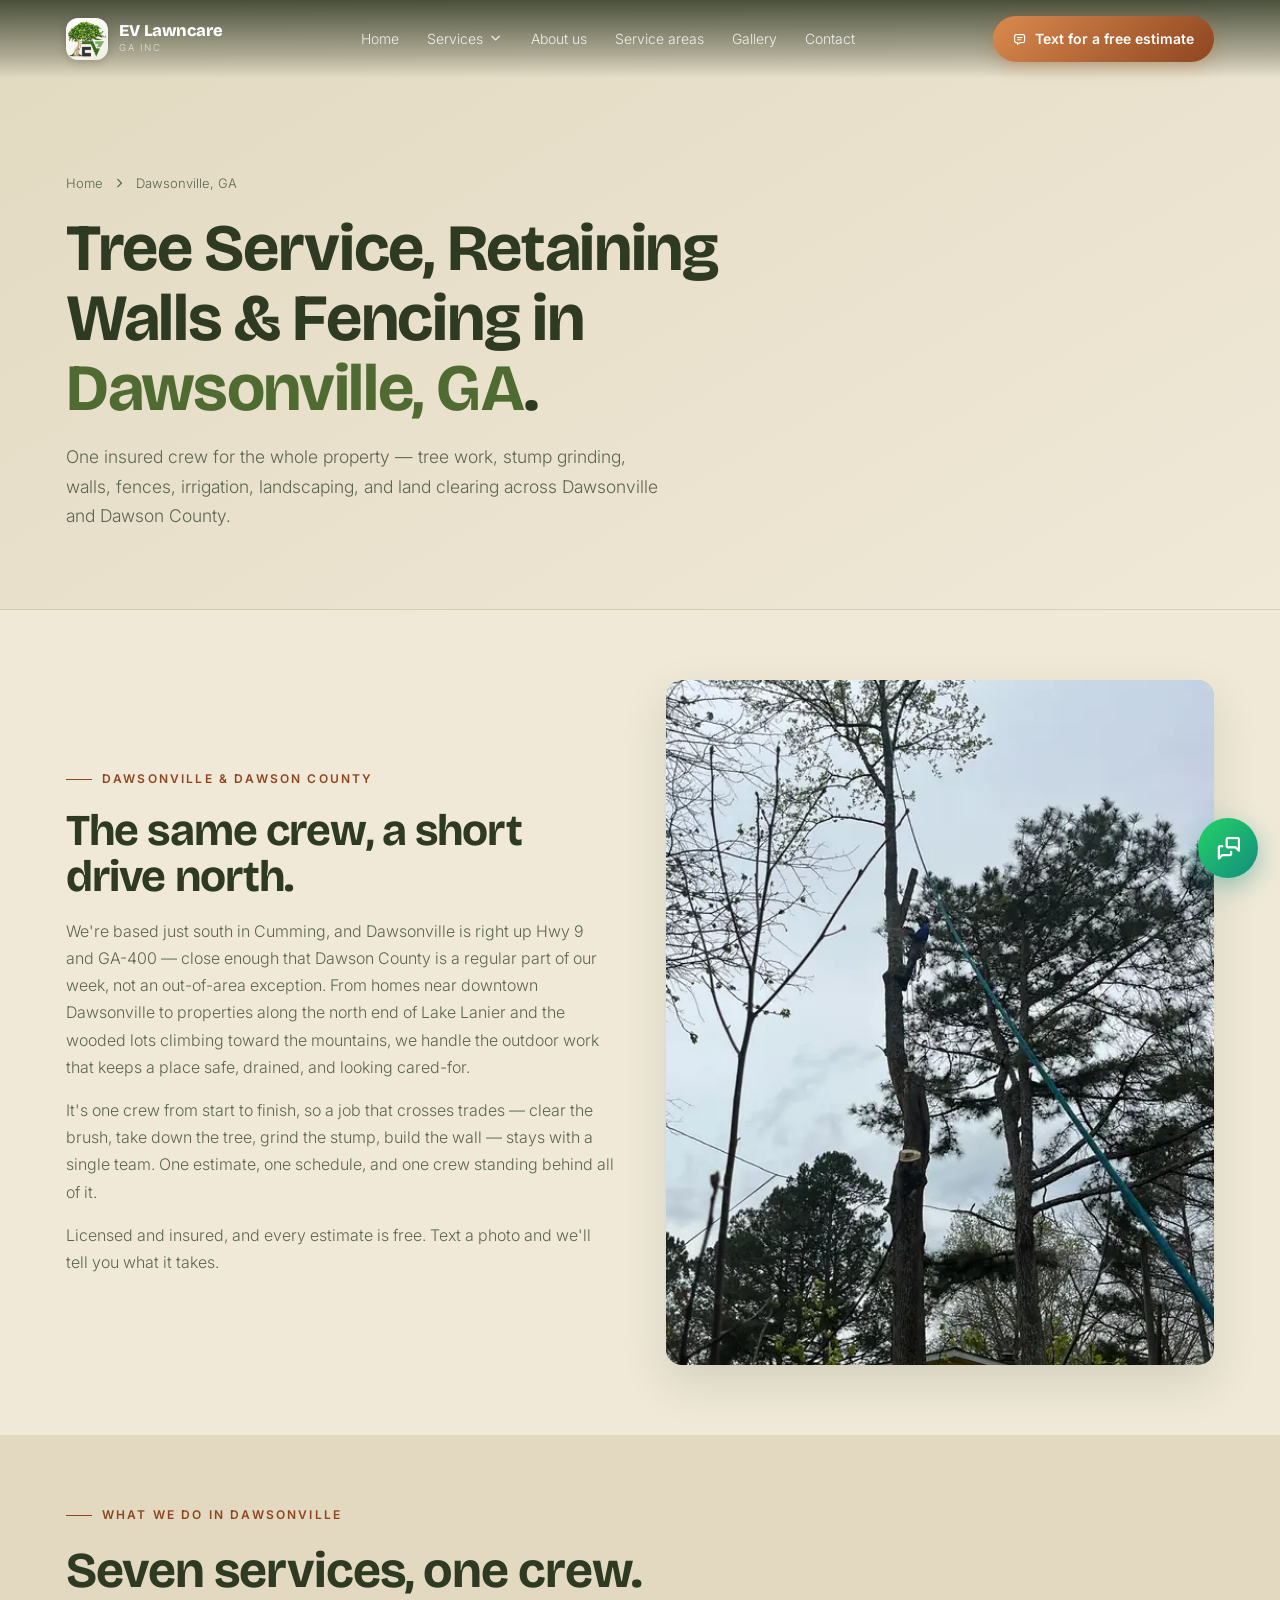
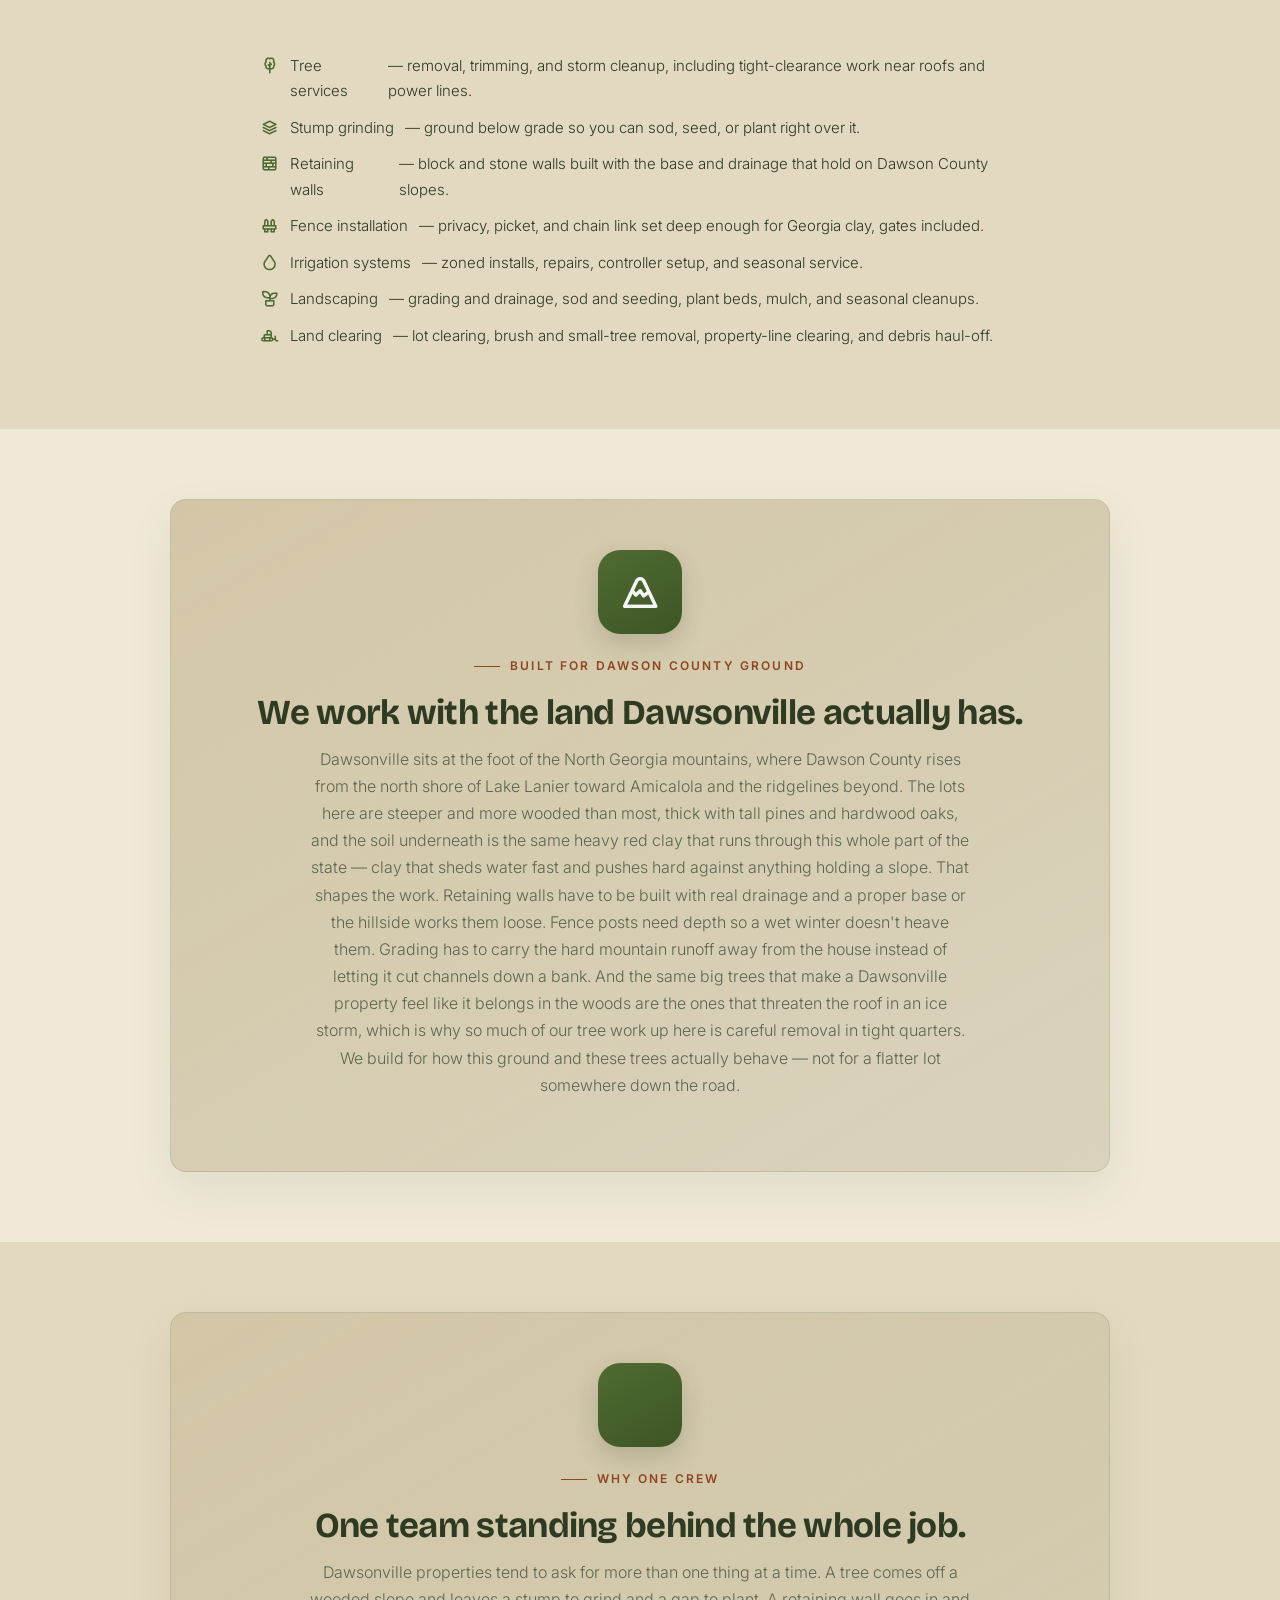
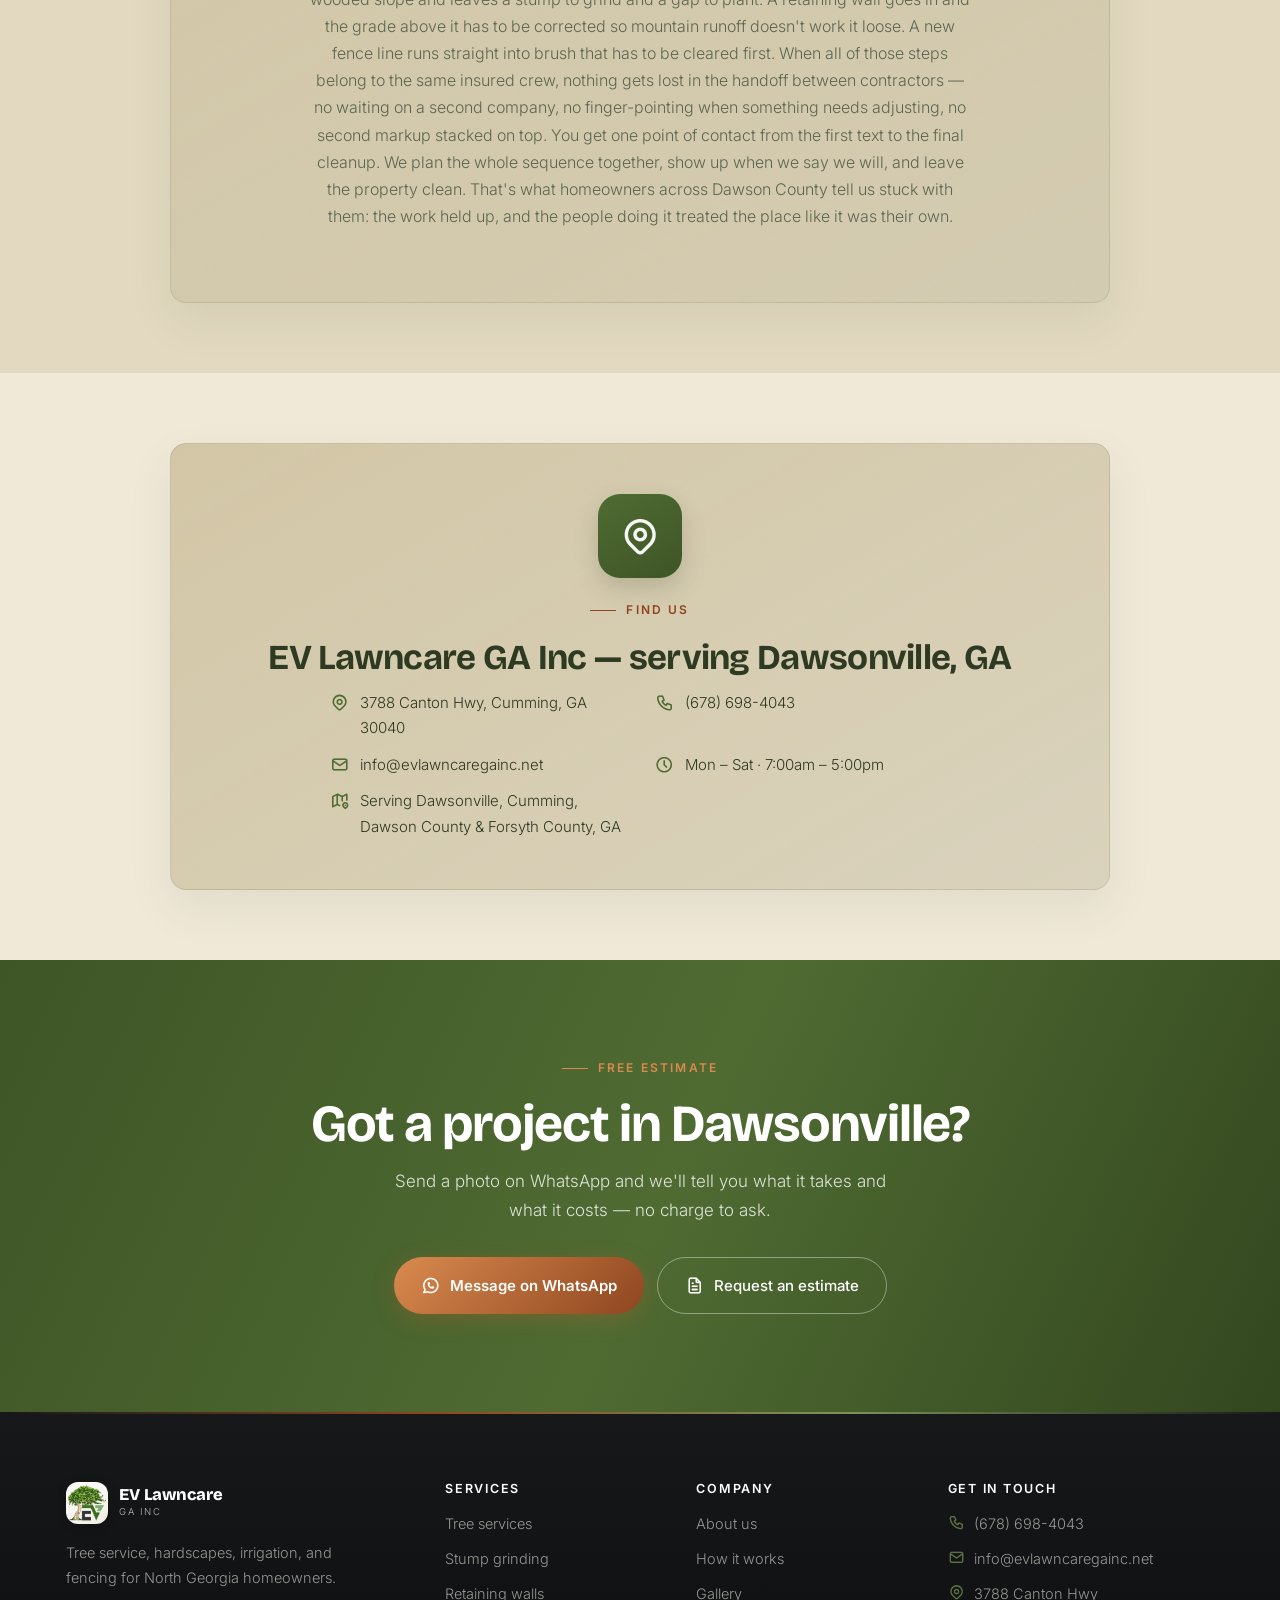
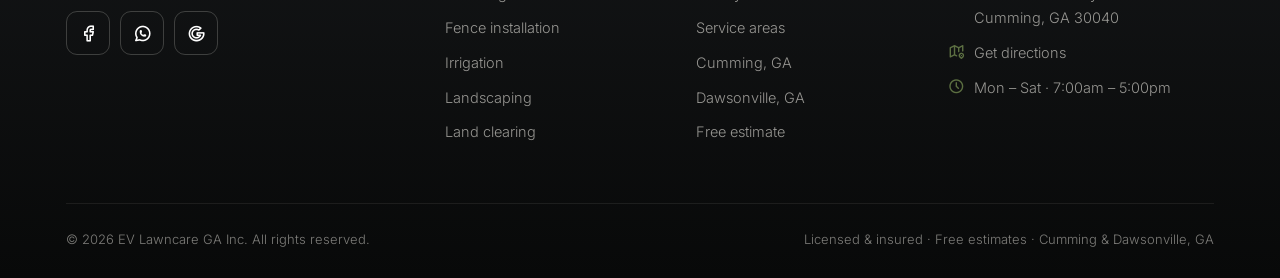
<file: dawsonville-ga.html>
<!DOCTYPE html>
<html lang="en">
<head>
<meta charset="UTF-8">
<meta name="viewport" content="width=device-width, initial-scale=1.0">
<link rel="icon" type="image/png" sizes="32x32" href="assets/img/favicon-32.png">
<link rel="icon" type="image/png" sizes="16x16" href="assets/img/favicon-16.png">
<link rel="apple-touch-icon" href="assets/img/apple-touch-icon.png">
<title>Tree Service, Retaining Walls &amp; Fencing in Dawsonville, GA | EV Lawncare</title>
<meta name="description" content="Tree service, stump grinding, retaining walls, fencing, irrigation, landscaping, and land clearing in Dawsonville, GA and Dawson County. One insured crew. Free estimates.">
<link rel="preconnect" href="https://fonts.googleapis.com">
<link rel="preconnect" href="https://fonts.gstatic.com" crossorigin>
<link href="https://fonts.googleapis.com/css2?family=Bricolage+Grotesque:opsz,wght@12..96,400;12..96,500;12..96,700;12..96,800&family=Inter:wght@300;400;500;600&display=swap" rel="stylesheet">
<link rel="stylesheet" href="assets/styles.css">
<!-- SEO -->
<link rel="canonical" href="https://evlawncaregainc.net/dawsonville-ga.html">
<meta property="og:site_name" content="EV Lawncare GA Inc">
<meta property="og:type" content="website">
<meta property="og:title" content="Tree Service, Retaining Walls &amp; Fencing in Dawsonville, GA | EV Lawncare GA">
<meta property="og:description" content="Tree service, stump grinding, retaining walls, fencing, irrigation, landscaping, and land clearing in Dawsonville, GA and Dawson County. One insured crew. Free estimates.">
<meta property="og:url" content="https://evlawncaregainc.net/dawsonville-ga.html">
<meta property="og:image" content="https://evlawncaregainc.net/assets/img/og/og-home.jpg">
<meta property="og:image:width" content="1200">
<meta property="og:image:height" content="630">
<meta property="og:locale" content="en_US">
<meta name="twitter:card" content="summary_large_image">
<meta name="twitter:title" content="Tree Service, Retaining Walls &amp; Fencing in Dawsonville, GA | EV Lawncare GA">
<meta name="twitter:description" content="Tree service, stump grinding, retaining walls, fencing, irrigation, landscaping, and land clearing in Dawsonville, GA and Dawson County. One insured crew. Free estimates.">
<meta name="twitter:image" content="https://evlawncaregainc.net/assets/img/og/og-home.jpg">
<script type="application/ld+json">
{
 "@context": "https://schema.org",
 "@graph": [
  {
   "@type": [
    "LocalBusiness",
    "HomeAndConstructionBusiness"
   ],
   "@id": "https://evlawncaregainc.net/#business",
   "name": "EV Lawncare GA Inc",
   "url": "https://evlawncaregainc.net/",
   "image": "https://evlawncaregainc.net/assets/img/og/og-home.jpg",
   "telephone": "+1-678-698-4043",
   "email": "info@evlawncaregainc.net",
   "priceRange": "$$",
   "address": {
    "@type": "PostalAddress",
    "streetAddress": "3788 Canton Hwy",
    "addressLocality": "Cumming",
    "addressRegion": "GA",
    "postalCode": "30040",
    "addressCountry": "US"
   },
   "geo": {
    "@type": "GeoCoordinates",
    "latitude": 34.2073,
    "longitude": -84.1402
   },
   "areaServed": [
    {
     "@type": "City",
     "name": "Cumming, GA"
    },
    {
     "@type": "City",
     "name": "Dawsonville, GA"
    },
    {
     "@type": "AdministrativeArea",
     "name": "Forsyth County, GA"
    },
    {
     "@type": "AdministrativeArea",
     "name": "Dawson County, GA"
    }
   ],
   "openingHoursSpecification": [
    {
     "@type": "OpeningHoursSpecification",
     "dayOfWeek": [
      "Monday",
      "Tuesday",
      "Wednesday",
      "Thursday",
      "Friday",
      "Saturday"
     ],
     "opens": "07:00",
     "closes": "17:00"
    }
   ],
   "sameAs": [
    "https://www.facebook.com/evlawncaregainc",
    "https://www.google.com/maps/place/?cid=15132349286849089629"
   ],
   "description": "Insured tree service, stump grinding, retaining walls, fence installation, irrigation, landscaping, and land clearing for homeowners in Cumming and Dawsonville, Georgia.",
   "hasOfferCatalog": {
    "@type": "OfferCatalog",
    "name": "Services",
    "itemListElement": [
     {
      "@type": "Offer",
      "url": "https://evlawncaregainc.net/services/tree-services.html",
      "itemOffered": {
       "@type": "Service",
       "name": "Tree services"
      }
     },
     {
      "@type": "Offer",
      "url": "https://evlawncaregainc.net/services/stump-grinding.html",
      "itemOffered": {
       "@type": "Service",
       "name": "Stump grinding"
      }
     },
     {
      "@type": "Offer",
      "url": "https://evlawncaregainc.net/services/retaining-walls.html",
      "itemOffered": {
       "@type": "Service",
       "name": "Retaining walls"
      }
     },
     {
      "@type": "Offer",
      "url": "https://evlawncaregainc.net/services/fence-installation.html",
      "itemOffered": {
       "@type": "Service",
       "name": "Fence installation"
      }
     },
     {
      "@type": "Offer",
      "url": "https://evlawncaregainc.net/services/irrigation-systems.html",
      "itemOffered": {
       "@type": "Service",
       "name": "Irrigation systems"
      }
     },
     {
      "@type": "Offer",
      "url": "https://evlawncaregainc.net/services/landscaping.html",
      "itemOffered": {
       "@type": "Service",
       "name": "Landscaping"
      }
     },
     {
      "@type": "Offer",
      "url": "https://evlawncaregainc.net/services/land-clearing.html",
      "itemOffered": {
       "@type": "Service",
       "name": "Land clearing"
      }
     }
    ]
   }
  },
  {
   "@type": "BreadcrumbList",
   "itemListElement": [
    {
     "@type": "ListItem",
     "position": 1,
     "name": "Home",
     "item": "https://evlawncaregainc.net/"
    },
    {
     "@type": "ListItem",
     "position": 2,
     "name": "Dawsonville, GA",
     "item": "https://evlawncaregainc.net/dawsonville-ga.html"
    }
   ]
  }
 ]
}
</script>
<!-- Google Analytics 4 (GA4) — reemplaza G-ZB6JL4V24F por el ID real de tu propiedad (Measurement ID). Debe ser identico en todas las paginas para que un find & replace del ID funcione de una. -->
<script async src="https://www.googletagmanager.com/gtag/js?id=G-ZB6JL4V24F"></script>
<script>
  window.dataLayer = window.dataLayer || [];
  function gtag(){dataLayer.push(arguments);}
  gtag('js', new Date());
  gtag('config', 'G-ZB6JL4V24F');
</script>
</head>
<body>
<nav class="nav solid" id="nav">
  <div class="wrap nav-inner">
    <a href="index.html" class="brand">
      <div class="brand-mark"><img src="assets/img/logo-mark.png" alt="" width="128" height="128"></div>
      <div>
        <div class="brand-name notranslate" translate="no">EV Lawncare</div>
        <div class="brand-sub notranslate" translate="no">GA Inc</div>
      </div>
    </a>
    <div class="nav-links">
      <a href="index.html">Home</a>
      <div class="nav-drop" data-drop>
        <a href="services.html" class="nav-drop-toggle" aria-haspopup="true" aria-expanded="false">Services <i class="ti ti-chevron-down"></i></a>
        <div class="nav-drop-menu" role="menu">
          <a role="menuitem" href="services/tree-services.html"><i class="ti ti-tree"></i> Tree services</a>
          <a role="menuitem" href="services/stump-grinding.html"><i class="ti ti-stack-2"></i> Stump grinding</a>
          <a role="menuitem" href="services/retaining-walls.html"><i class="ti ti-wall"></i> Retaining walls</a>
          <a role="menuitem" href="services/fence-installation.html"><i class="ti ti-fence"></i> Fence installation</a>
          <a role="menuitem" href="services/irrigation-systems.html"><i class="ti ti-droplet"></i> Irrigation systems</a>
          <a role="menuitem" href="services/landscaping.html"><i class="ti ti-plant"></i> Landscaping</a>
          <a role="menuitem" href="services/land-clearing.html"><i class="ti ti-bulldozer"></i> Land clearing</a>
          <a href="services.html" class="nav-drop-all">See all services <i class="ti ti-arrow-right"></i></a>
        </div>
      </div>
      <a href="about.html">About us</a>
      <a href="index.html#areas">Service areas</a>
      <a href="gallery.html">Gallery</a>
      <a href="contact.html">Contact</a>
    </div>
    <a href="sms:6786984043" class="nav-cta"><i class="ti ti-message"></i> <span class="cta-lg">Text for a free estimate</span><span class="cta-sm">Free estimate</span></a>
    <button class="nav-toggle" aria-label="Open menu" aria-expanded="false"><i class="ti ti-menu-2"></i></button>
  </div>
</nav>

<header class="pagehead">
  <div class="wrap">
    <div class="crumbs"><a href="index.html">Home</a> <i class="ti ti-chevron-right"></i> Dawsonville, GA</div>
    <h1>Tree Service, Retaining Walls &amp; Fencing in <em>Dawsonville, GA</em>.</h1>
    <p>One insured crew for the whole property — tree work, stump grinding, walls, fences, irrigation, landscaping, and land clearing across Dawsonville and Dawson County.</p>
  </div>
</header>

<main>
<section class="sec sec-tight">
  <div class="wrap">
    <div class="split">
      <div class="reveal">
        <div class="eyebrow">Dawsonville &amp; Dawson County</div>
        <h2 style="font-size:clamp(29px,3.9vw,44px);margin-bottom:17px">The same crew, a short drive north.</h2>
        <p style="color:var(--ink-soft);margin-bottom:16px">We're based just south in Cumming, and Dawsonville is right up Hwy 9 and GA-400 — close enough that Dawson County is a regular part of our week, not an out-of-area exception. From homes near downtown Dawsonville to properties along the north end of Lake Lanier and the wooded lots climbing toward the mountains, we handle the outdoor work that keeps a place safe, drained, and looking cared-for.</p>
        <p style="color:var(--ink-soft);margin-bottom:16px">It's one crew from start to finish, so a job that crosses trades — clear the brush, take down the tree, grind the stump, build the wall — stays with a single team. One estimate, one schedule, and one crew standing behind all of it.</p>
        <p style="color:var(--ink-soft)">Licensed and insured, and every estimate is free. Text a photo and we'll tell you what it takes.</p>
      </div>
      <div class="feat-photo reveal" style="aspect-ratio:4/5">
        <img src="assets/img/tree/tree-01-md.webp" srcset="assets/img/tree/tree-01-sm.webp 700w, assets/img/tree/tree-01-md.webp 1100w" sizes="(max-width:900px) 100vw, 50vw" alt="Tree removal work at a wooded property in Dawsonville, GA" decoding="async">
      </div>
    </div>
  </div>
</section>

<section class="sec sec-tight sec-sand">
  <div class="wrap">
    <div class="sec-head reveal">
      <div class="eyebrow">What we do in Dawsonville</div>
      <h2>Seven services, one crew.</h2>
    </div>
    <ul class="svc-points reveal" style="max-width:760px;margin:0 auto">
      <li><i class="ti ti-tree"></i> <a href="services/tree-services.html">Tree services</a> — removal, trimming, and storm cleanup, including tight-clearance work near roofs and power lines.</li>
      <li><i class="ti ti-stack-2"></i> <a href="services/stump-grinding.html">Stump grinding</a> — ground below grade so you can sod, seed, or plant right over it.</li>
      <li><i class="ti ti-wall"></i> <a href="services/retaining-walls.html">Retaining walls</a> — block and stone walls built with the base and drainage that hold on Dawson County slopes.</li>
      <li><i class="ti ti-fence"></i> <a href="services/fence-installation.html">Fence installation</a> — privacy, picket, and chain link set deep enough for Georgia clay, gates included.</li>
      <li><i class="ti ti-droplet"></i> <a href="services/irrigation-systems.html">Irrigation systems</a> — zoned installs, repairs, controller setup, and seasonal service.</li>
      <li><i class="ti ti-plant"></i> <a href="services/landscaping.html">Landscaping</a> — grading and drainage, sod and seeding, plant beds, mulch, and seasonal cleanups.</li>
      <li><i class="ti ti-bulldozer"></i> <a href="services/land-clearing.html">Land clearing</a> — lot clearing, brush and small-tree removal, property-line clearing, and debris haul-off.</li>
    </ul>
  </div>
</section>

<section class="sec sec-tight">
  <div class="wrap">
    <div class="feat-card reveal">
      <div class="fc-ic"><i class="ti ti-mountain"></i></div>
      <div class="eyebrow">Built for Dawson County ground</div>
      <h2>We work with the land Dawsonville actually has.</h2>
      <p>Dawsonville sits at the foot of the North Georgia mountains, where Dawson County rises from the north shore of Lake Lanier toward Amicalola and the ridgelines beyond. The lots here are steeper and more wooded than most, thick with tall pines and hardwood oaks, and the soil underneath is the same heavy red clay that runs through this whole part of the state — clay that sheds water fast and pushes hard against anything holding a slope. That shapes the work. Retaining walls have to be built with real drainage and a proper base or the hillside works them loose. Fence posts need depth so a wet winter doesn't heave them. Grading has to carry the hard mountain runoff away from the house instead of letting it cut channels down a bank. And the same big trees that make a Dawsonville property feel like it belongs in the woods are the ones that threaten the roof in an ice storm, which is why so much of our tree work up here is careful removal in tight quarters. We build for how this ground and these trees actually behave — not for a flatter lot somewhere down the road.</p>
    </div>
  </div>
</section>

<section class="sec sec-tight sec-sand">
  <div class="wrap">
    <div class="feat-card reveal">
      <div class="fc-ic"><i class="ti ti-users"></i></div>
      <div class="eyebrow">Why one crew</div>
      <h2>One team standing behind the whole job.</h2>
      <p>Dawsonville properties tend to ask for more than one thing at a time. A tree comes off a wooded slope and leaves a stump to grind and a gap to plant. A retaining wall goes in and the grade above it has to be corrected so mountain runoff doesn't work it loose. A new fence line runs straight into brush that has to be cleared first. When all of those steps belong to the same insured crew, nothing gets lost in the handoff between contractors — no waiting on a second company, no finger-pointing when something needs adjusting, no second markup stacked on top. You get one point of contact from the first text to the final cleanup. We plan the whole sequence together, show up when we say we will, and leave the property clean. That's what homeowners across Dawson County tell us stuck with them: the work held up, and the people doing it treated the place like it was their own.</p>
    </div>
  </div>
</section>

<section class="sec sec-tight">
  <div class="wrap">
    <div class="feat-card reveal">
      <div class="fc-ic"><i class="ti ti-map-pin"></i></div>
      <div class="eyebrow">Find us</div>
      <h2>EV Lawncare GA Inc — serving Dawsonville, GA</h2>
      <ul class="svc-points" style="max-width:620px">
        <li><i class="ti ti-map-pin"></i> 3788 Canton Hwy, Cumming, GA 30040</li>
        <li><i class="ti ti-phone"></i> <a href="tel:6786984043">(678) 698-4043</a></li>
        <li><i class="ti ti-mail"></i> <a href="mailto:info@evlawncaregainc.net">info@evlawncaregainc.net</a></li>
        <li><i class="ti ti-clock"></i> Mon – Sat · 7:00am – 5:00pm</li>
        <li><i class="ti ti-map-2"></i> Serving Dawsonville, Cumming, Dawson County &amp; Forsyth County, GA</li>
      </ul>
    </div>
  </div>
</section>

<section class="cta-band">
  <div class="wrap reveal">
    <div class="eyebrow">Free estimate</div>
    <h2>Got a project in Dawsonville?</h2>
    <p>Send a photo on WhatsApp and we'll tell you what it takes and what it costs — no charge to ask.</p>
    <div class="cta-actions">
      <a href="https://wa.me/16786984043" class="btn btn-clay"><i class="ti ti-brand-whatsapp"></i> Message on WhatsApp</a>
      <a href="contact.html" class="btn btn-outline"><i class="ti ti-file-text"></i> Request an estimate</a>
    </div>
  </div>
</section>

<!-- Botonera flotante de contacto (desplegable) -->
<div class="cdock" id="cdock">
  <div class="cdock-items">
    <a class="cdock-btn cd-wa" href="https://wa.me/16786984043" data-label="WhatsApp" aria-label="Message us on WhatsApp"><i class="ti ti-brand-whatsapp" aria-hidden="true"></i></a>
    <a class="cdock-btn cd-call" href="tel:6786984043" data-label="Call" aria-label="Call (678) 698-4043"><i class="ti ti-phone" aria-hidden="true"></i></a>
    <a class="cdock-btn cd-mail" href="mailto:info@evlawncaregainc.net" data-label="Email" aria-label="Email us"><i class="ti ti-mail" aria-hidden="true"></i></a>
    <a class="cdock-btn cd-fb" href="https://www.facebook.com/evlawncaregainc" target="_blank" rel="noopener noreferrer" data-label="Facebook" aria-label="Visit our Facebook page"><i class="ti ti-brand-facebook" aria-hidden="true"></i></a>
    <a class="cdock-btn cd-gg" href="https://www.google.com/maps/place/?cid=15132349286849089629" target="_blank" rel="noopener noreferrer" data-label="Reviews" aria-label="EV Lawncare on Google"><i class="ti ti-brand-google" aria-hidden="true"></i></a>
    <a class="cdock-btn cd-dir" href="https://www.google.com/maps/dir/?api=1&amp;destination=3788+Canton+Hwy%2C+Cumming%2C+GA+30040" target="_blank" rel="noopener noreferrer" data-label="Directions" aria-label="Get directions"><i class="ti ti-map-2" aria-hidden="true"></i></a>
  </div>
  <button class="cdock-toggle" type="button" aria-expanded="false" aria-controls="cdock" aria-label="Open contact options"><i class="ti ti-messages cdock-i-open" aria-hidden="true"></i><i class="ti ti-x cdock-i-close" aria-hidden="true"></i></button>
</div>
</main>
<footer class="footer">
  <div class="wrap">
    <div class="foot-grid">
      <div class="foot-brand">
        <a href="index.html" class="brand">
          <div class="brand-mark"><img src="assets/img/logo-mark.png" alt="" width="128" height="128"></div>
          <div><div class="brand-name notranslate" translate="no">EV Lawncare</div><div class="brand-sub notranslate" translate="no">GA Inc</div></div>
        </a>
        <p>Tree service, hardscapes, irrigation, and fencing for North Georgia homeowners.</p>
        <div class="foot-social">
          <a href="https://www.facebook.com/evlawncaregainc" target="_blank" rel="noopener noreferrer" aria-label="Facebook"><i class="ti ti-brand-facebook"></i></a>
          <a href="https://wa.me/16786984043" aria-label="WhatsApp"><i class="ti ti-brand-whatsapp"></i></a>
          <a href="https://www.google.com/maps/place/?cid=15132349286849089629" target="_blank" rel="noopener noreferrer" aria-label="EV Lawncare on Google"><i class="ti ti-brand-google"></i></a>
        </div>
      </div>
      <div class="foot-col">
        <h2>Services</h2>
        <ul>
          <li><a href="services/tree-services.html">Tree services</a></li>
          <li><a href="services/stump-grinding.html">Stump grinding</a></li>
          <li><a href="services/retaining-walls.html">Retaining walls</a></li>
          <li><a href="services/fence-installation.html">Fence installation</a></li>
          <li><a href="services/irrigation-systems.html">Irrigation</a></li>
          <li><a href="services/landscaping.html">Landscaping</a></li>
          <li><a href="services/land-clearing.html">Land clearing</a></li>
        </ul>
      </div>
      <div class="foot-col">
        <h2>Company</h2>
        <ul>
          <li><a href="about.html">About us</a></li>
          <li><a href="index.html#process">How it works</a></li>
          <li><a href="gallery.html">Gallery</a></li>
          <li><a href="index.html#areas">Service areas</a></li>
          <li><a href="cumming-ga.html">Cumming, GA</a></li>
          <li><a href="dawsonville-ga.html">Dawsonville, GA</a></li>
          <li><a href="contact.html">Free estimate</a></li>
        </ul>
      </div>
      <div class="foot-col">
        <h2>Get in touch</h2>
        <ul>
          <li><a href="tel:6786984043"><i class="ti ti-phone"></i> (678) 698-4043</a></li>
          <li><a href="mailto:info@evlawncaregainc.net"><i class="ti ti-mail"></i> info@evlawncaregainc.net</a></li>
          <li><span><i class="ti ti-map-pin"></i> 3788 Canton Hwy<br>Cumming, GA 30040</span></li>
          <li><a href="https://www.google.com/maps/dir/?api=1&amp;destination=3788+Canton+Hwy%2C+Cumming%2C+GA+30040" target="_blank" rel="noopener noreferrer"><i class="ti ti-map-2"></i> Get directions</a></li>
          <li><span><i class="ti ti-clock"></i> Mon – Sat · 7:00am – 5:00pm</span></li>
        </ul>
      </div>
    </div>
    <div class="foot-bottom">
      <span>© 2026 <span class="notranslate" translate="no">EV Lawncare GA Inc</span>. All rights reserved.</span>
      <span>Licensed &amp; insured · Free estimates · <span class="notranslate" translate="no">Cumming</span> &amp; <span class="notranslate" translate="no">Dawsonville</span>, GA</span>
    </div>
  </div>
</footer>
<script>
const nav=document.getElementById('nav');
addEventListener('scroll',()=>{nav.classList.toggle('solid',scrollY>60||document.body.dataset.fixednav==='1')});
const io=new IntersectionObserver(es=>{es.forEach(e=>{if(e.isIntersecting){e.target.classList.add('in');io.unobserve(e.target)}})},{threshold:.12});
document.querySelectorAll('.reveal').forEach(el=>io.observe(el));
</script>
<script>
/* Menú móvil: abre/cierra el desplegable al tocar la hamburguesa (.nav-toggle) */
(function(){
  var nav=document.getElementById('nav');
  var t=nav&&nav.querySelector('.nav-toggle');
  if(!t)return;
  t.addEventListener('click',function(){
    var open=nav.classList.toggle('open');
    t.setAttribute('aria-expanded',open?'true':'false');
  });
  var mq=matchMedia('(max-width:900px)');
  nav.querySelectorAll('[data-drop]').forEach(function(drop){
    var dt=drop.querySelector('.nav-drop-toggle');
    if(dt)dt.addEventListener('click',function(e){
      if(mq.matches){e.preventDefault();var o=drop.classList.toggle('open');dt.setAttribute('aria-expanded',o?'true':'false');}
    });
  });
  nav.querySelectorAll('.nav-links a').forEach(function(a){
    a.addEventListener('click',function(){
      if(a.classList.contains('nav-drop-toggle')&&mq.matches)return;
      nav.classList.remove('open');
    });
  });
  document.addEventListener('click',function(e){
    nav.querySelectorAll('[data-drop].open').forEach(function(drop){
      if(!drop.contains(e.target))drop.classList.remove('open');
    });
  });
})();

/* Botonera flotante de contacto: abrir/cerrar (accesible) */
(function(){
  var dock=document.getElementById('cdock');
  if(!dock)return;
  var toggle=dock.querySelector('.cdock-toggle');
  function setOpen(open){
    dock.classList.toggle('open',open);
    toggle.setAttribute('aria-expanded',open?'true':'false');
    toggle.setAttribute('aria-label',open?'Close contact options':'Open contact options');
  }
  toggle.addEventListener('click',function(e){e.stopPropagation();setOpen(!dock.classList.contains('open'));});
  document.addEventListener('click',function(e){if(!dock.contains(e.target))setOpen(false);});
  document.addEventListener('keydown',function(e){if(e.key==='Escape'&&dock.classList.contains('open')){setOpen(false);toggle.focus();}});
  dock.querySelectorAll('.cdock-btn').forEach(function(a){a.addEventListener('click',function(){setOpen(false);});});
})();
</script>
</body>
</html>
</file>
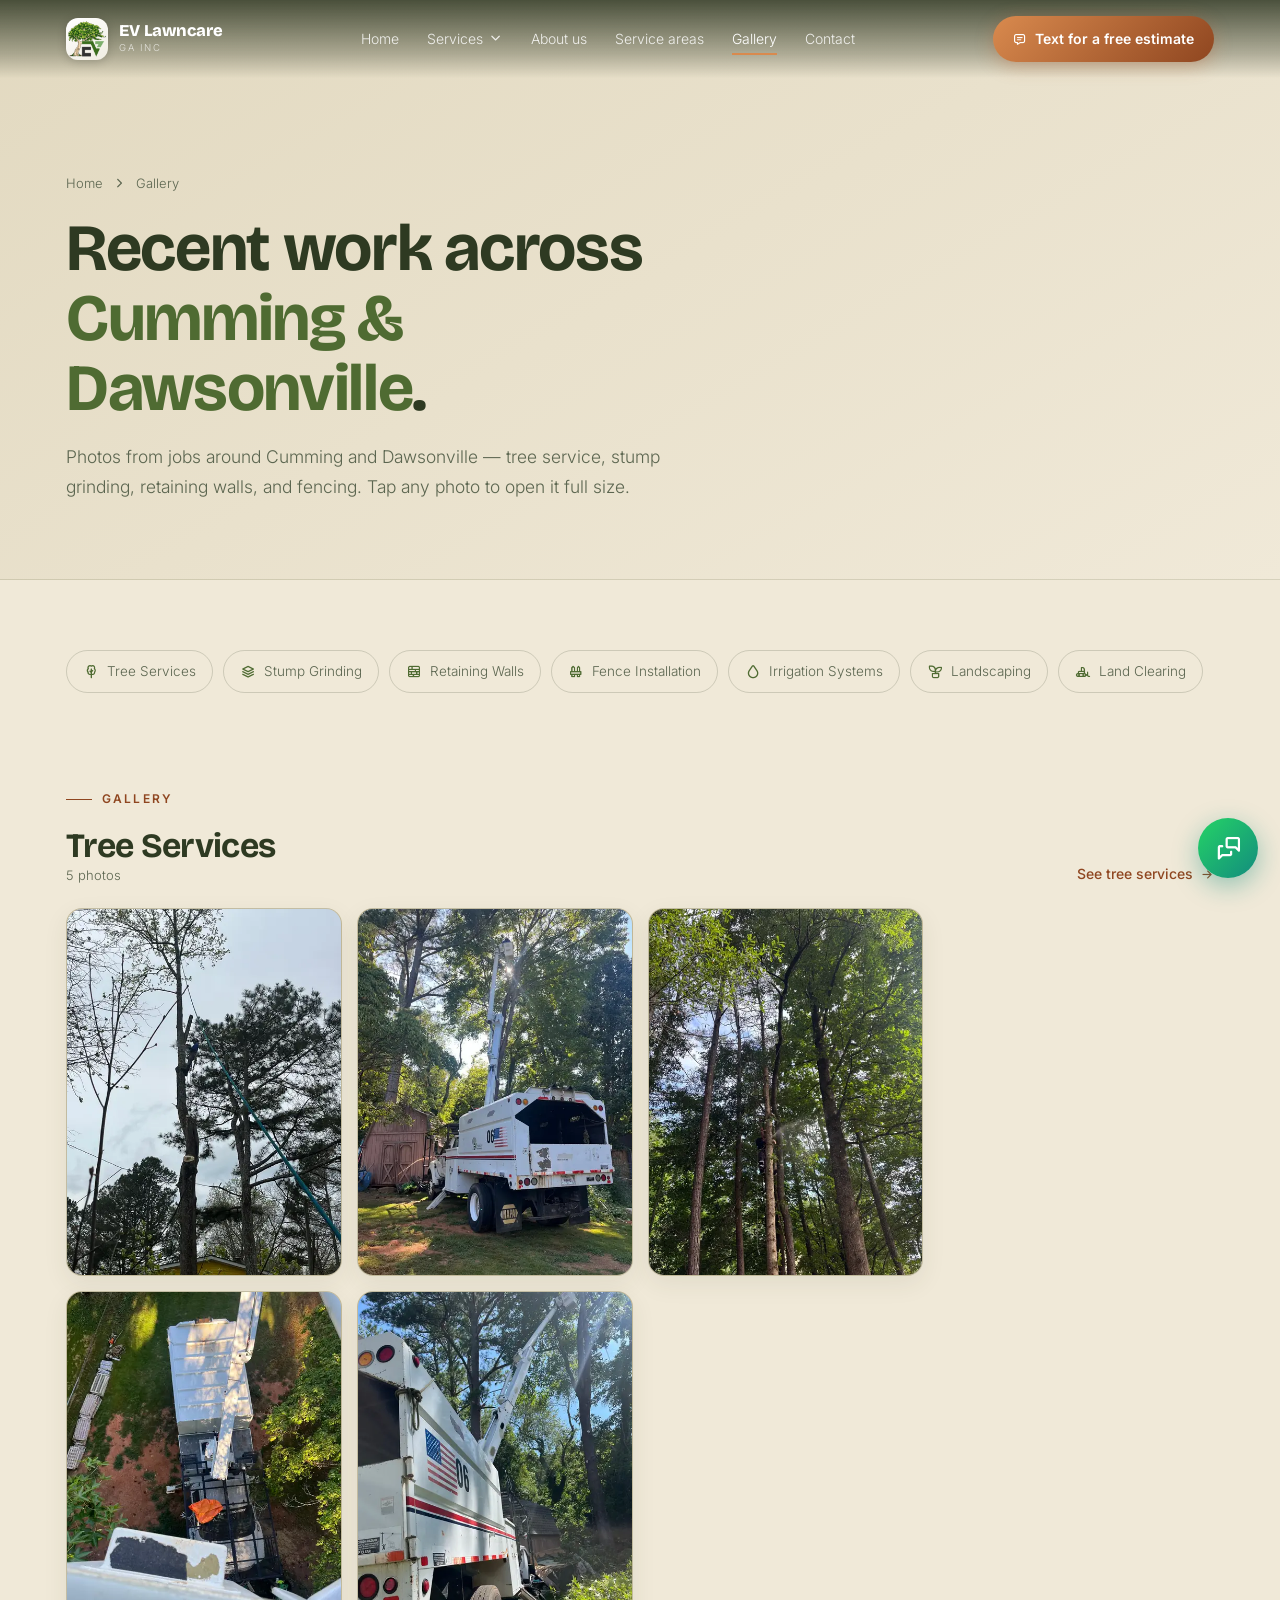
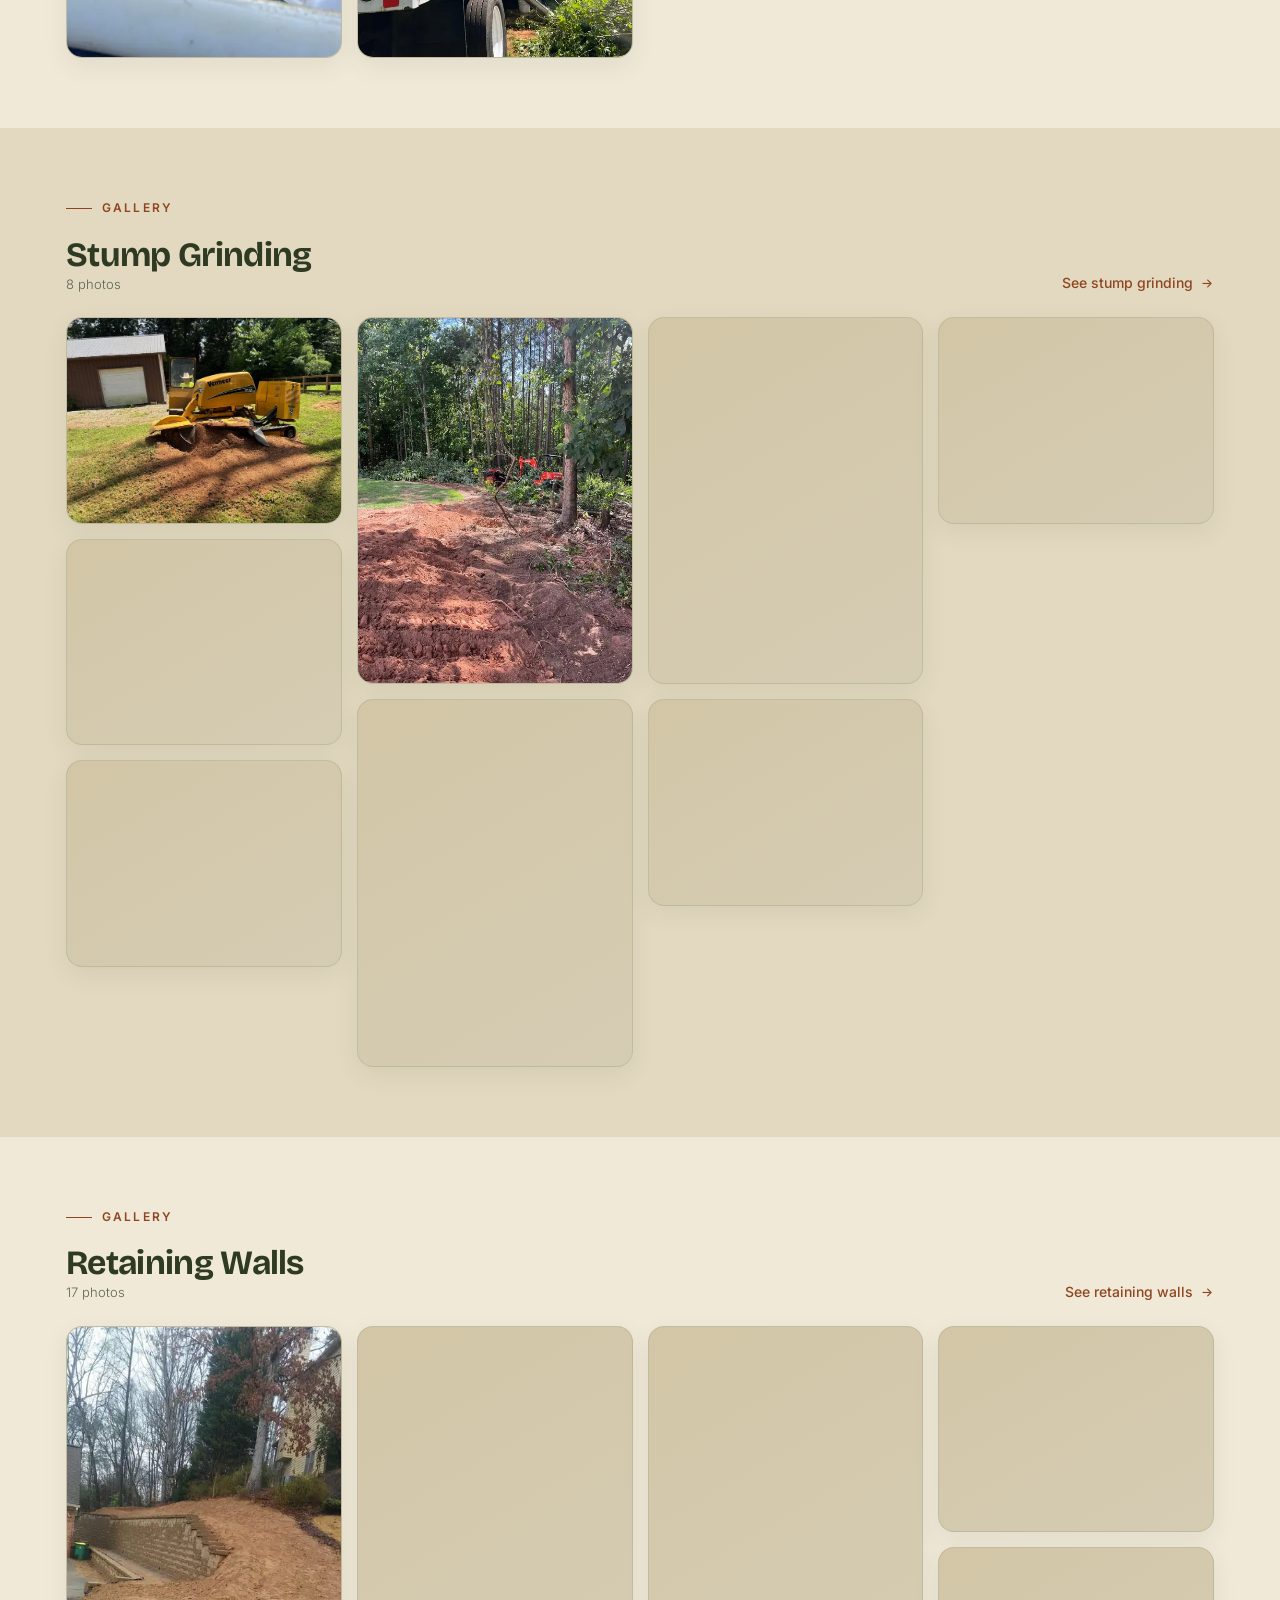
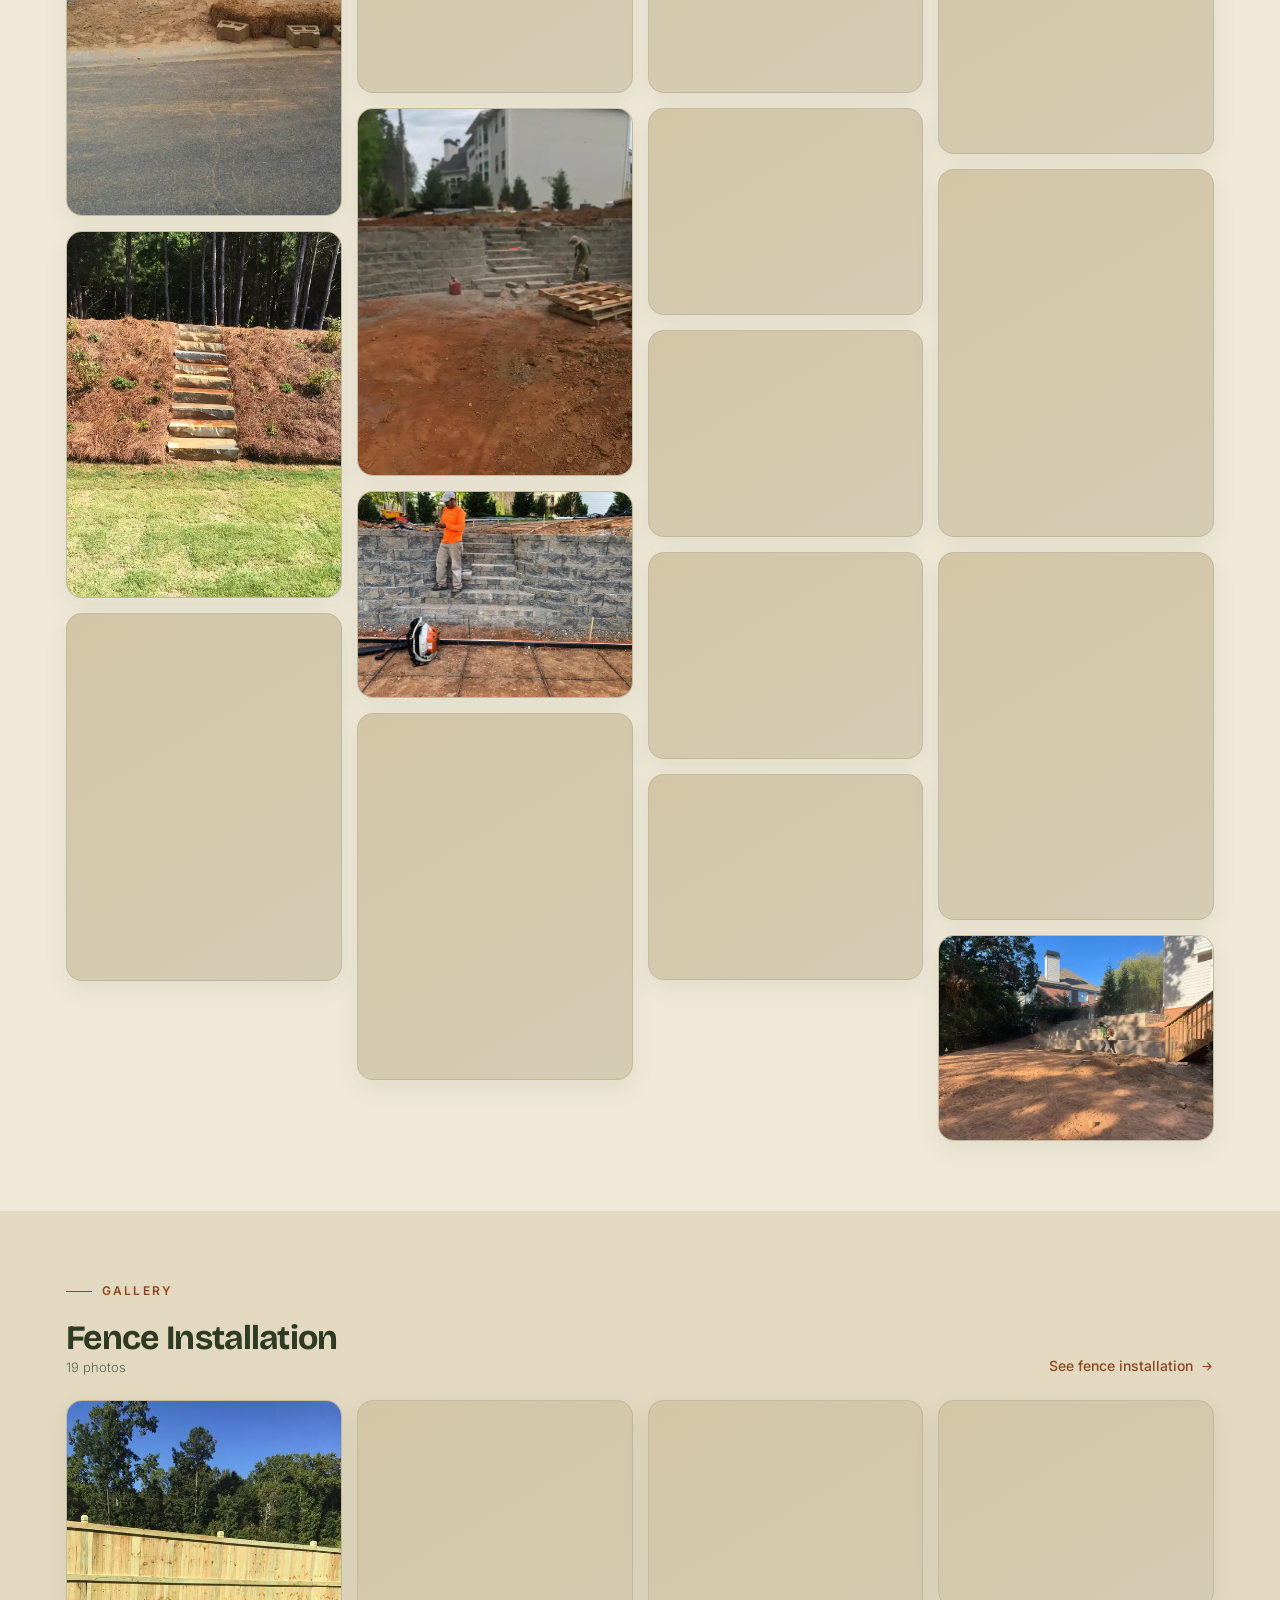
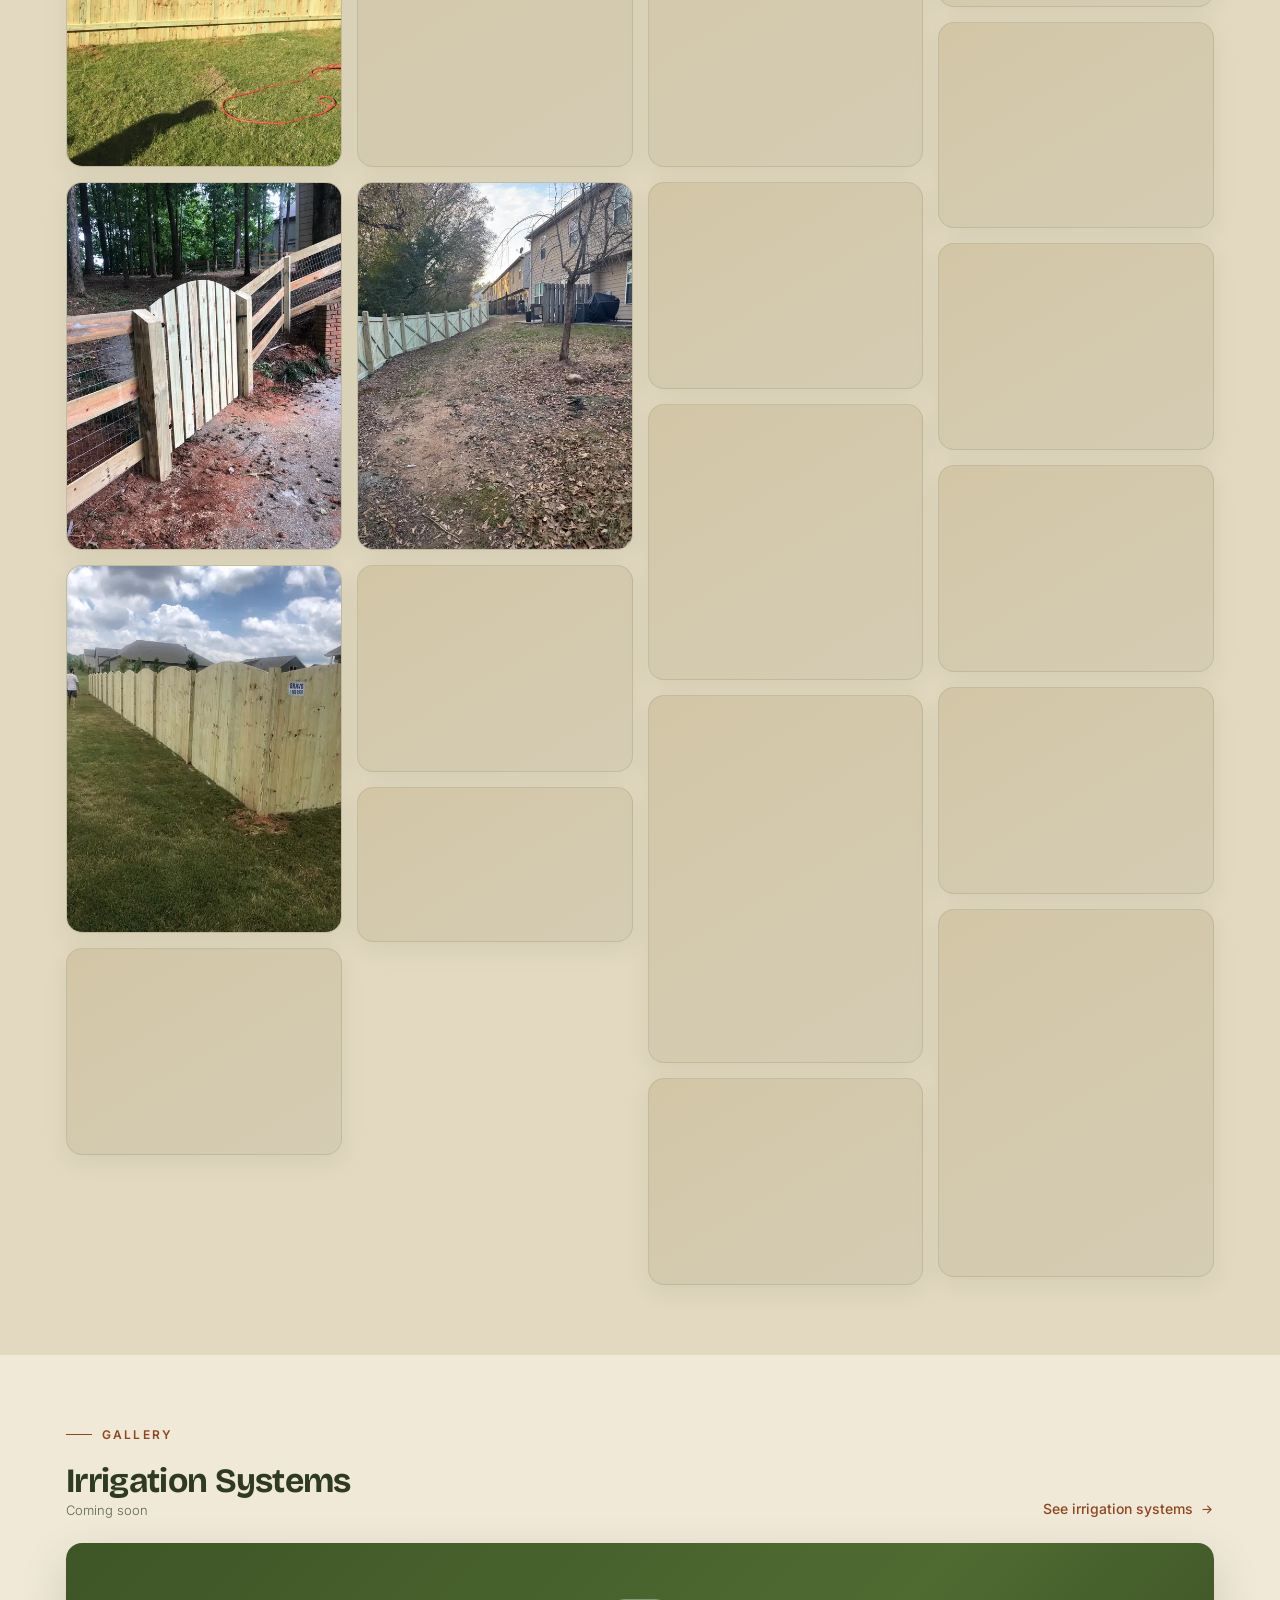
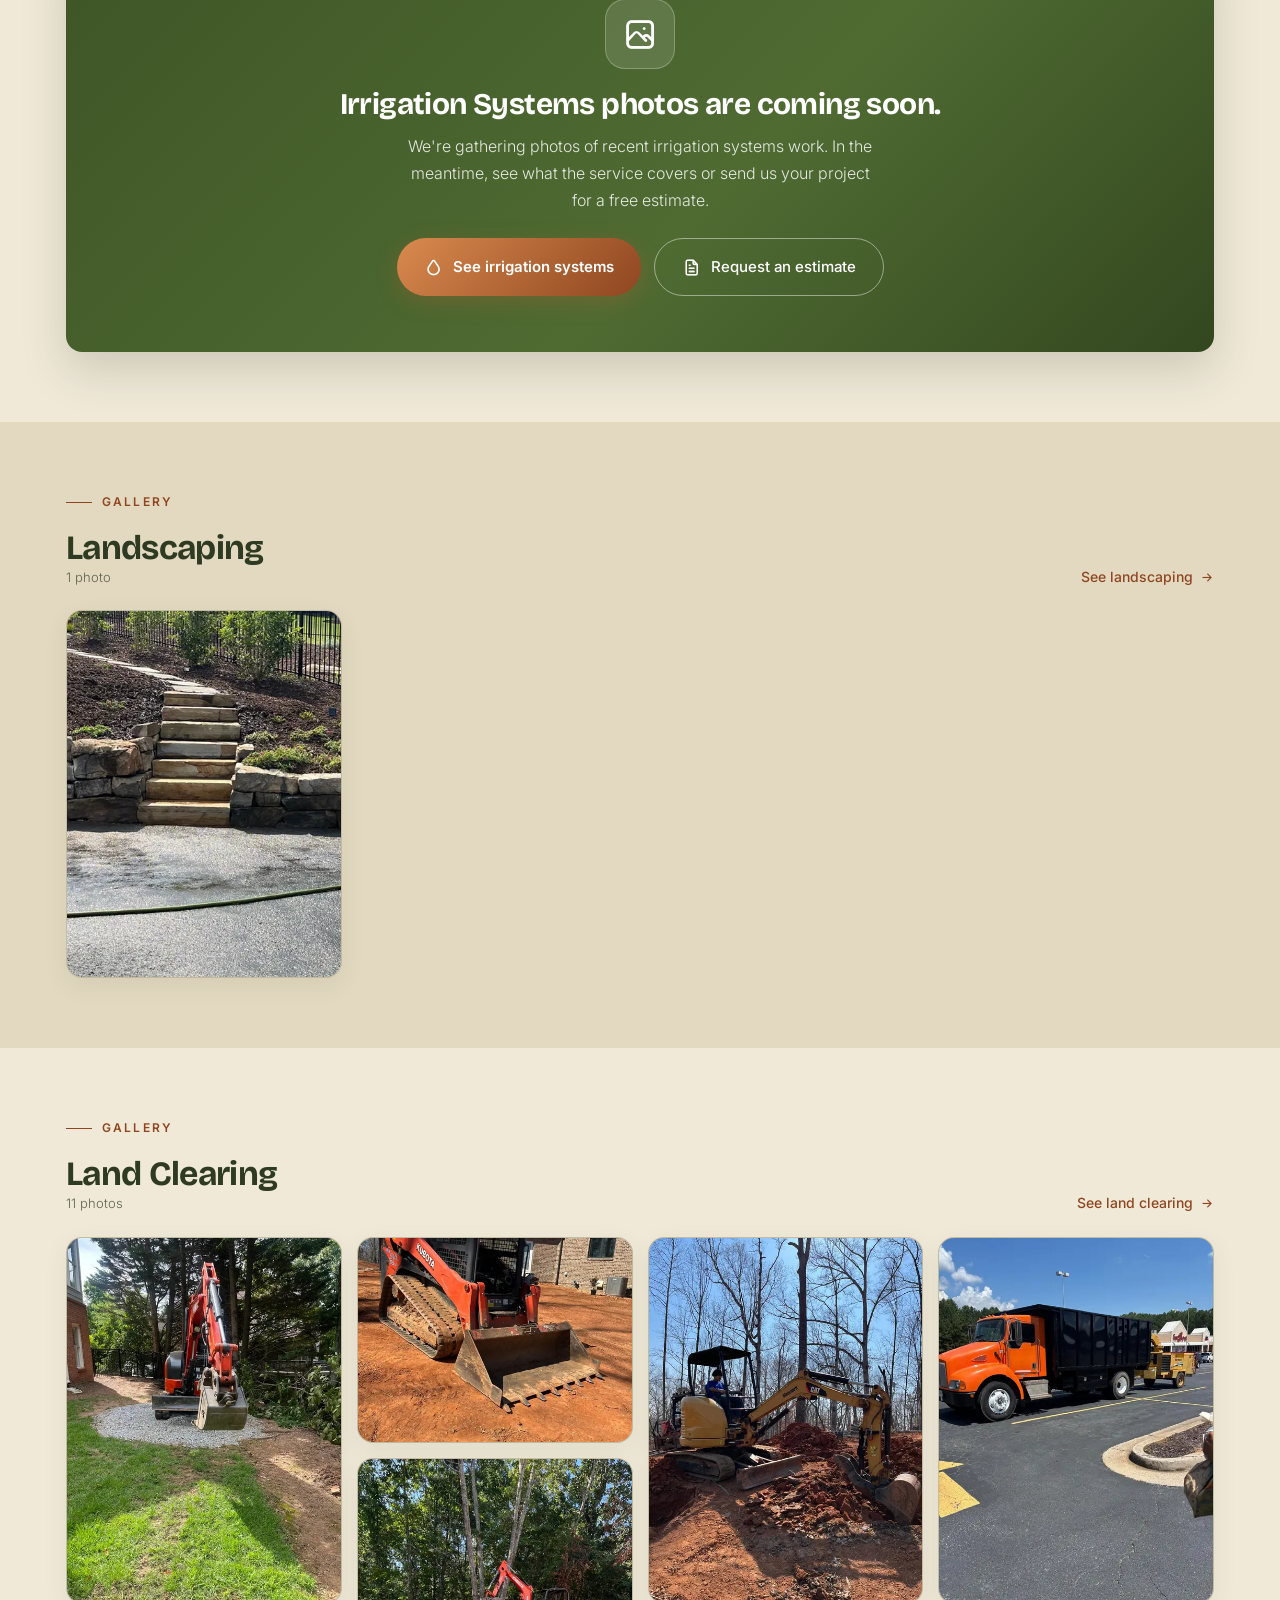
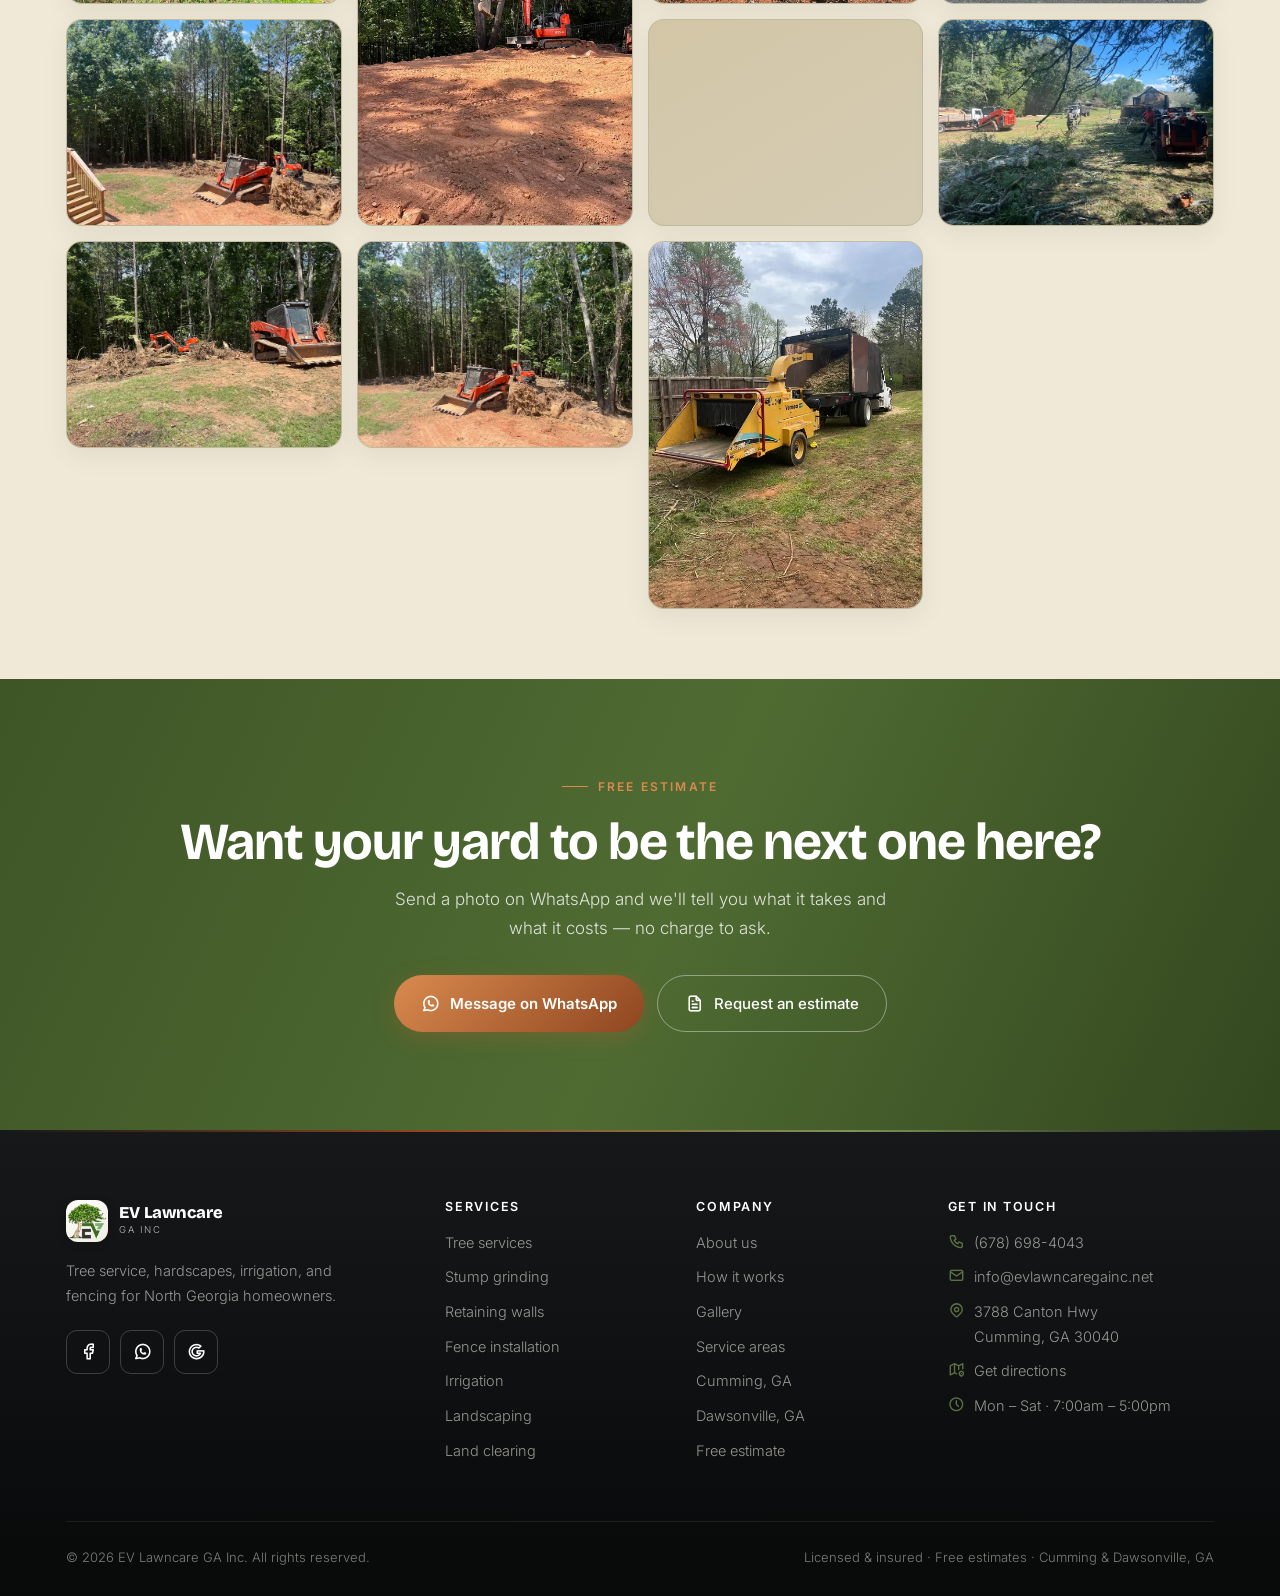
<file: gallery.html>
<!DOCTYPE html>
<html lang="en">
<head>
<meta charset="UTF-8">
<meta name="viewport" content="width=device-width, initial-scale=1.0">
<link rel="icon" type="image/png" sizes="32x32" href="assets/img/favicon-32.png">
<link rel="icon" type="image/png" sizes="16x16" href="assets/img/favicon-16.png">
<link rel="apple-touch-icon" href="assets/img/apple-touch-icon.png">
<title>Our Recent Work in Cumming &amp; Dawsonville, GA | EV Lawncare</title>
<meta name="description" content="Photos of recent tree service, stump grinding, retaining wall, and fence installation jobs by EV Lawncare GA Inc across Cumming and Dawsonville, Georgia.">
<link rel="preconnect" href="https://fonts.googleapis.com">
<link rel="preconnect" href="https://fonts.gstatic.com" crossorigin>
<link href="https://fonts.googleapis.com/css2?family=Bricolage+Grotesque:opsz,wght@12..96,400;12..96,500;12..96,700;12..96,800&family=Inter:wght@300;400;500;600&display=swap" rel="stylesheet">
<link rel="stylesheet" href="assets/styles.css">
<!-- SEO -->
<link rel="canonical" href="https://evlawncaregainc.net/gallery.html">
<meta property="og:site_name" content="EV Lawncare GA Inc">
<meta property="og:type" content="website">
<meta property="og:title" content="Gallery — Recent Work in Cumming &amp; Dawsonville, GA | EV Lawncare GA">
<meta property="og:description" content="Photos of recent tree service, stump grinding, retaining wall, and fence installation jobs across Cumming and Dawsonville, Georgia.">
<meta property="og:url" content="https://evlawncaregainc.net/gallery.html">
<meta property="og:image" content="https://evlawncaregainc.net/assets/img/og/og-home.jpg">
<meta property="og:image:width" content="1200">
<meta property="og:image:height" content="630">
<meta property="og:locale" content="en_US">
<meta name="twitter:card" content="summary_large_image">
<meta name="twitter:title" content="Gallery — EV Lawncare GA Inc">
<meta name="twitter:description" content="Recent tree, stump, retaining wall, and fence work across Cumming and Dawsonville, Georgia.">
<meta name="twitter:image" content="https://evlawncaregainc.net/assets/img/og/og-home.jpg">
<script type="application/ld+json">
{
 "@context": "https://schema.org",
 "@graph": [
  {
   "@type": "ImageGallery",
   "name": "EV Lawncare GA Inc — Recent Work",
   "url": "https://evlawncaregainc.net/gallery.html",
   "about": "Tree service, stump grinding, retaining walls, and fence installation in Cumming and Dawsonville, GA."
  },
  {
   "@type": "BreadcrumbList",
   "itemListElement": [
    { "@type": "ListItem", "position": 1, "name": "Home", "item": "https://evlawncaregainc.net/" },
    { "@type": "ListItem", "position": 2, "name": "Gallery", "item": "https://evlawncaregainc.net/gallery.html" }
   ]
  }
 ]
}
</script>
<!-- Google Analytics 4 (GA4) — reemplaza G-ZB6JL4V24F por el ID real de tu propiedad (Measurement ID). Debe ser identico en todas las paginas para que un find & replace del ID funcione de una. -->
<script async src="https://www.googletagmanager.com/gtag/js?id=G-ZB6JL4V24F"></script>
<script>
  window.dataLayer = window.dataLayer || [];
  function gtag(){dataLayer.push(arguments);}
  gtag('js', new Date());
  gtag('config', 'G-ZB6JL4V24F');
</script>
</head>
<body>
<nav class="nav solid" id="nav">
  <div class="wrap nav-inner">
    <a href="index.html" class="brand">
      <div class="brand-mark"><img src="assets/img/logo-mark.png" alt="" width="128" height="128"></div>
      <div>
        <div class="brand-name notranslate" translate="no">EV Lawncare</div>
        <div class="brand-sub notranslate" translate="no">GA Inc</div>
      </div>
    </a>
    <div class="nav-links">
      <a href="index.html">Home</a>
      <div class="nav-drop" data-drop>
        <a href="services.html" class="nav-drop-toggle" aria-haspopup="true" aria-expanded="false">Services <i class="ti ti-chevron-down"></i></a>
        <div class="nav-drop-menu" role="menu">
          <a role="menuitem" href="services/tree-services.html"><i class="ti ti-tree"></i> Tree services</a>
          <a role="menuitem" href="services/stump-grinding.html"><i class="ti ti-stack-2"></i> Stump grinding</a>
          <a role="menuitem" href="services/retaining-walls.html"><i class="ti ti-wall"></i> Retaining walls</a>
          <a role="menuitem" href="services/fence-installation.html"><i class="ti ti-fence"></i> Fence installation</a>
          <a role="menuitem" href="services/irrigation-systems.html"><i class="ti ti-droplet"></i> Irrigation systems</a>
          <a role="menuitem" href="services/landscaping.html"><i class="ti ti-plant"></i> Landscaping</a>
          <a role="menuitem" href="services/land-clearing.html"><i class="ti ti-bulldozer"></i> Land clearing</a>
          <a href="services.html" class="nav-drop-all">See all services <i class="ti ti-arrow-right"></i></a>
        </div>
      </div>
      <a href="about.html">About us</a>
      <a href="index.html#areas">Service areas</a>
      <a href="gallery.html" class="on">Gallery</a>
      <a href="contact.html">Contact</a>
    </div>
    <a href="sms:6786984043" class="nav-cta"><i class="ti ti-message"></i> <span class="cta-lg">Text for a free estimate</span><span class="cta-sm">Free estimate</span></a>
    <button class="nav-toggle" aria-label="Open menu" aria-expanded="false"><i class="ti ti-menu-2"></i></button>
  </div>
</nav>

<header class="pagehead">
  <div class="wrap">
    <div class="crumbs"><a href="index.html">Home</a> <i class="ti ti-chevron-right"></i> Gallery</div>
    <h1>Recent work across <em>Cumming &amp; Dawsonville</em>.</h1>
    <p>Photos from jobs around <span class="notranslate" translate="no">Cumming</span> and <span class="notranslate" translate="no">Dawsonville</span> — tree service, stump grinding, retaining walls, and fencing. Tap any photo to open it full size.</p>
  </div>
</header>

<main>
<section class="sec sec-tight" style="padding-bottom:12px">
  <div class="wrap">
    <div class="gal-index reveal">
      <a class="gal-chip" href="#tree"><i class="ti ti-tree"></i> Tree Services</a>
      <a class="gal-chip" href="#stump"><i class="ti ti-stack-2"></i> Stump Grinding</a>
      <a class="gal-chip" href="#walls"><i class="ti ti-wall"></i> Retaining Walls</a>
      <a class="gal-chip" href="#fence"><i class="ti ti-fence"></i> Fence Installation</a>
      <a class="gal-chip" href="#irrigation"><i class="ti ti-droplet"></i> Irrigation Systems</a>
      <a class="gal-chip" href="#landscaping"><i class="ti ti-plant"></i> Landscaping</a>
      <a class="gal-chip" href="#landclearing"><i class="ti ti-bulldozer"></i> Land Clearing</a>
    </div>
  </div>
</section>

<section class="sec sec-tight" id="tree">
  <div class="wrap gal-sec">
    <div class="gal-sec-head reveal">
      <div><div class="eyebrow">Gallery</div><h2>Tree Services</h2><div class="count">5 photos</div></div>
      <a class="gal-sec-cta" href="services/tree-services.html">See tree services <i class="ti ti-arrow-right"></i></a>
    </div>
      <div class="masonry reveal">
        <a class="gtile lbx" href="assets/img/tree/tree-01.webp" data-caption="Tree Services · Cumming" style="aspect-ratio:1200/1600" aria-label="Tree service project in Cumming, GA — open larger">
          <img class="lazyimg thumb" data-sm="assets/img/tree/tree-01-sm.webp" data-md="assets/img/tree/tree-01-md.webp" alt="Tree service project in Cumming, GA" decoding="async">
          <span class="gtile-tag">Tree Services · Cumming</span>
        </a>
        <a class="gtile lbx" href="assets/img/tree/tree-02.webp" data-caption="Tree Services · Cumming" style="aspect-ratio:1200/1600" aria-label="Tree service project in Cumming, GA — open larger">
          <img class="lazyimg thumb" data-sm="assets/img/tree/tree-02-sm.webp" data-md="assets/img/tree/tree-02-md.webp" alt="Tree service project in Cumming, GA" decoding="async">
          <span class="gtile-tag">Tree Services · Cumming</span>
        </a>
        <a class="gtile lbx" href="assets/img/tree/tree-03.webp" data-caption="Tree Services · Dawsonville" style="aspect-ratio:1200/1600" aria-label="Tree service project in Dawsonville, GA — open larger">
          <img class="lazyimg thumb" data-sm="assets/img/tree/tree-03-sm.webp" data-md="assets/img/tree/tree-03-md.webp" alt="Tree service project in Dawsonville, GA" decoding="async">
          <span class="gtile-tag">Tree Services · Dawsonville</span>
        </a>
        <a class="gtile lbx" href="assets/img/tree/tree-04.webp" data-caption="Tree Services · Cumming" style="aspect-ratio:1200/1600" aria-label="Tree service project in Cumming, GA — open larger">
          <img class="lazyimg thumb" data-sm="assets/img/tree/tree-04-sm.webp" data-md="assets/img/tree/tree-04-md.webp" alt="Tree service project in Cumming, GA" decoding="async">
          <span class="gtile-tag">Tree Services · Cumming</span>
        </a>
        <a class="gtile lbx" href="assets/img/tree/tree-05.webp" data-caption="Tree Services · Cumming" style="aspect-ratio:1200/1600" aria-label="Tree service project in Cumming, GA — open larger">
          <img class="lazyimg thumb" data-sm="assets/img/tree/tree-05-sm.webp" data-md="assets/img/tree/tree-05-md.webp" alt="Tree service project in Cumming, GA" decoding="async">
          <span class="gtile-tag">Tree Services · Cumming</span>
        </a>
      </div>
  </div>
</section>

<section class="sec sec-tight sec-sand" id="stump">
  <div class="wrap gal-sec">
    <div class="gal-sec-head reveal">
      <div><div class="eyebrow">Gallery</div><h2>Stump Grinding</h2><div class="count">8 photos</div></div>
      <a class="gal-sec-cta" href="services/stump-grinding.html">See stump grinding <i class="ti ti-arrow-right"></i></a>
    </div>
      <div class="masonry reveal">
        <a class="gtile lbx" href="assets/img/stump/stump-01.webp" data-caption="Stump Grinding · Dawsonville" style="aspect-ratio:1600/1200" aria-label="Stump grinding project in Dawsonville, GA — open larger">
          <img class="lazyimg thumb" data-sm="assets/img/stump/stump-01-sm.webp" data-md="assets/img/stump/stump-01-md.webp" alt="Stump grinding project in Dawsonville, GA" decoding="async">
          <span class="gtile-tag">Stump Grinding · Dawsonville</span>
        </a>
        <a class="gtile lbx" href="assets/img/stump/stump-02.webp" data-caption="Stump Grinding · Cumming" style="aspect-ratio:1600/1200" aria-label="Stump grinding project in Cumming, GA — open larger">
          <img class="lazyimg thumb" data-sm="assets/img/stump/stump-02-sm.webp" data-md="assets/img/stump/stump-02-md.webp" alt="Stump grinding project in Cumming, GA" decoding="async">
          <span class="gtile-tag">Stump Grinding · Cumming</span>
        </a>
        <a class="gtile lbx" href="assets/img/stump/stump-03.webp" data-caption="Stump Grinding · Cumming" style="aspect-ratio:1600/1200" aria-label="Stump grinding project in Cumming, GA — open larger">
          <img class="lazyimg thumb" data-sm="assets/img/stump/stump-03-sm.webp" data-md="assets/img/stump/stump-03-md.webp" alt="Stump grinding project in Cumming, GA" decoding="async">
          <span class="gtile-tag">Stump Grinding · Cumming</span>
        </a>
        <a class="gtile lbx" href="assets/img/stump/stump-04.webp" data-caption="Stump Grinding · Dawsonville" style="aspect-ratio:1200/1600" aria-label="Stump grinding project in Dawsonville, GA — open larger">
          <img class="lazyimg thumb" data-sm="assets/img/stump/stump-04-sm.webp" data-md="assets/img/stump/stump-04-md.webp" alt="Stump grinding project in Dawsonville, GA" decoding="async">
          <span class="gtile-tag">Stump Grinding · Dawsonville</span>
        </a>
        <a class="gtile lbx" href="assets/img/stump/stump-05.webp" data-caption="Stump Grinding · Cumming" style="aspect-ratio:1200/1600" aria-label="Stump grinding project in Cumming, GA — open larger">
          <img class="lazyimg thumb" data-sm="assets/img/stump/stump-05-sm.webp" data-md="assets/img/stump/stump-05-md.webp" alt="Stump grinding project in Cumming, GA" decoding="async">
          <span class="gtile-tag">Stump Grinding · Cumming</span>
        </a>
        <a class="gtile lbx" href="assets/img/stump/stump-06.webp" data-caption="Stump Grinding · Cumming" style="aspect-ratio:1200/1600" aria-label="Stump grinding project in Cumming, GA — open larger">
          <img class="lazyimg thumb" data-sm="assets/img/stump/stump-06-sm.webp" data-md="assets/img/stump/stump-06-md.webp" alt="Stump grinding project in Cumming, GA" decoding="async">
          <span class="gtile-tag">Stump Grinding · Cumming</span>
        </a>
        <a class="gtile lbx" href="assets/img/stump/stump-07.webp" data-caption="Stump Grinding · Dawsonville" style="aspect-ratio:1600/1200" aria-label="Stump grinding project in Dawsonville, GA — open larger">
          <img class="lazyimg thumb" data-sm="assets/img/stump/stump-07-sm.webp" data-md="assets/img/stump/stump-07-md.webp" alt="Stump grinding project in Dawsonville, GA" decoding="async">
          <span class="gtile-tag">Stump Grinding · Dawsonville</span>
        </a>
        <a class="gtile lbx" href="assets/img/stump/stump-08.webp" data-caption="Stump Grinding · North Georgia" style="aspect-ratio:1600/1200" aria-label="Stump grinder machine grinding a stump — open larger">
          <img class="lazyimg thumb" data-sm="assets/img/stump/stump-08-sm.webp" data-md="assets/img/stump/stump-08-md.webp" alt="Stump grinder machine grinding a stump down below grade" decoding="async">
          <span class="gtile-tag">Stump Grinding · North Georgia</span>
        </a>
      </div>
  </div>
</section>

<section class="sec sec-tight" id="walls">
  <div class="wrap gal-sec">
    <div class="gal-sec-head reveal">
      <div><div class="eyebrow">Gallery</div><h2>Retaining Walls</h2><div class="count">17 photos</div></div>
      <a class="gal-sec-cta" href="services/retaining-walls.html">See retaining walls <i class="ti ti-arrow-right"></i></a>
    </div>
      <div class="masonry reveal">
        <a class="gtile lbx" href="assets/img/walls/walls-01.webp" data-caption="Retaining Walls · Cumming" style="aspect-ratio:900/1600" aria-label="Retaining wall project in Cumming, GA — open larger">
          <img class="lazyimg thumb" data-sm="assets/img/walls/walls-01-sm.webp" data-md="assets/img/walls/walls-01-md.webp" alt="Retaining wall project in Cumming, GA" decoding="async">
          <span class="gtile-tag">Retaining Walls · Cumming</span>
        </a>
        <a class="gtile lbx" href="assets/img/walls/walls-02.webp" data-caption="Retaining Walls · Cumming" style="aspect-ratio:1200/1600" aria-label="Retaining wall project in Cumming, GA — open larger">
          <img class="lazyimg thumb" data-sm="assets/img/walls/walls-02-sm.webp" data-md="assets/img/walls/walls-02-md.webp" alt="Retaining wall project in Cumming, GA" decoding="async">
          <span class="gtile-tag">Retaining Walls · Cumming</span>
        </a>
        <a class="gtile lbx" href="assets/img/walls/walls-03.webp" data-caption="Retaining Walls · Dawsonville" style="aspect-ratio:1200/1600" aria-label="Retaining wall project in Dawsonville, GA — open larger">
          <img class="lazyimg thumb" data-sm="assets/img/walls/walls-03-sm.webp" data-md="assets/img/walls/walls-03-md.webp" alt="Retaining wall project in Dawsonville, GA" decoding="async">
          <span class="gtile-tag">Retaining Walls · Dawsonville</span>
        </a>
        <a class="gtile lbx" href="assets/img/walls/walls-04.webp" data-caption="Retaining Walls · Cumming" style="aspect-ratio:1200/1600" aria-label="Retaining wall project in Cumming, GA — open larger">
          <img class="lazyimg thumb" data-sm="assets/img/walls/walls-04-sm.webp" data-md="assets/img/walls/walls-04-md.webp" alt="Retaining wall project in Cumming, GA" decoding="async">
          <span class="gtile-tag">Retaining Walls · Cumming</span>
        </a>
        <a class="gtile lbx" href="assets/img/walls/walls-05.webp" data-caption="Retaining Walls · Cumming" style="aspect-ratio:1200/1600" aria-label="Retaining wall project in Cumming, GA — open larger">
          <img class="lazyimg thumb" data-sm="assets/img/walls/walls-05-sm.webp" data-md="assets/img/walls/walls-05-md.webp" alt="Retaining wall project in Cumming, GA" decoding="async">
          <span class="gtile-tag">Retaining Walls · Cumming</span>
        </a>
        <a class="gtile lbx" href="assets/img/walls/walls-06.webp" data-caption="Retaining Walls · Dawsonville" style="aspect-ratio:1600/1200" aria-label="Retaining wall project in Dawsonville, GA — open larger">
          <img class="lazyimg thumb" data-sm="assets/img/walls/walls-06-sm.webp" data-md="assets/img/walls/walls-06-md.webp" alt="Retaining wall project in Dawsonville, GA" decoding="async">
          <span class="gtile-tag">Retaining Walls · Dawsonville</span>
        </a>
        <a class="gtile lbx" href="assets/img/walls/walls-07.webp" data-caption="Retaining Walls · Cumming" style="aspect-ratio:1200/1600" aria-label="Retaining wall project in Cumming, GA — open larger">
          <img class="lazyimg thumb" data-sm="assets/img/walls/walls-07-sm.webp" data-md="assets/img/walls/walls-07-md.webp" alt="Retaining wall project in Cumming, GA" decoding="async">
          <span class="gtile-tag">Retaining Walls · Cumming</span>
        </a>
        <a class="gtile lbx" href="assets/img/walls/walls-08.webp" data-caption="Retaining Walls · Cumming" style="aspect-ratio:1200/1600" aria-label="Retaining wall project in Cumming, GA — open larger">
          <img class="lazyimg thumb" data-sm="assets/img/walls/walls-08-sm.webp" data-md="assets/img/walls/walls-08-md.webp" alt="Retaining wall project in Cumming, GA" decoding="async">
          <span class="gtile-tag">Retaining Walls · Cumming</span>
        </a>
        <a class="gtile lbx" href="assets/img/walls/walls-09.webp" data-caption="Retaining Walls · Dawsonville" style="aspect-ratio:1600/1200" aria-label="Retaining wall project in Dawsonville, GA — open larger">
          <img class="lazyimg thumb" data-sm="assets/img/walls/walls-09-sm.webp" data-md="assets/img/walls/walls-09-md.webp" alt="Retaining wall project in Dawsonville, GA" decoding="async">
          <span class="gtile-tag">Retaining Walls · Dawsonville</span>
        </a>
        <a class="gtile lbx" href="assets/img/walls/walls-10.webp" data-caption="Retaining Walls · Cumming" style="aspect-ratio:1600/1200" aria-label="Retaining wall project in Cumming, GA — open larger">
          <img class="lazyimg thumb" data-sm="assets/img/walls/walls-10-sm.webp" data-md="assets/img/walls/walls-10-md.webp" alt="Retaining wall project in Cumming, GA" decoding="async">
          <span class="gtile-tag">Retaining Walls · Cumming</span>
        </a>
        <a class="gtile lbx" href="assets/img/walls/walls-11.webp" data-caption="Retaining Walls · Cumming" style="aspect-ratio:1600/1200" aria-label="Retaining wall project in Cumming, GA — open larger">
          <img class="lazyimg thumb" data-sm="assets/img/walls/walls-11-sm.webp" data-md="assets/img/walls/walls-11-md.webp" alt="Retaining wall project in Cumming, GA" decoding="async">
          <span class="gtile-tag">Retaining Walls · Cumming</span>
        </a>
        <a class="gtile lbx" href="assets/img/walls/walls-12.webp" data-caption="Retaining Walls · Dawsonville" style="aspect-ratio:1600/1200" aria-label="Retaining wall project in Dawsonville, GA — open larger">
          <img class="lazyimg thumb" data-sm="assets/img/walls/walls-12-sm.webp" data-md="assets/img/walls/walls-12-md.webp" alt="Retaining wall project in Dawsonville, GA" decoding="async">
          <span class="gtile-tag">Retaining Walls · Dawsonville</span>
        </a>
        <a class="gtile lbx" href="assets/img/walls/walls-13.webp" data-caption="Retaining Walls · Cumming" style="aspect-ratio:1600/1200" aria-label="Retaining wall project in Cumming, GA — open larger">
          <img class="lazyimg thumb" data-sm="assets/img/walls/walls-13-sm.webp" data-md="assets/img/walls/walls-13-md.webp" alt="Retaining wall project in Cumming, GA" decoding="async">
          <span class="gtile-tag">Retaining Walls · Cumming</span>
        </a>
        <a class="gtile lbx" href="assets/img/walls/walls-14.webp" data-caption="Retaining Walls · Cumming" style="aspect-ratio:1600/1200" aria-label="Retaining wall project in Cumming, GA — open larger">
          <img class="lazyimg thumb" data-sm="assets/img/walls/walls-14-sm.webp" data-md="assets/img/walls/walls-14-md.webp" alt="Retaining wall project in Cumming, GA" decoding="async">
          <span class="gtile-tag">Retaining Walls · Cumming</span>
        </a>
        <a class="gtile lbx" href="assets/img/walls/walls-15.webp" data-caption="Retaining Walls · Dawsonville" style="aspect-ratio:1200/1600" aria-label="Retaining wall project in Dawsonville, GA — open larger">
          <img class="lazyimg thumb" data-sm="assets/img/walls/walls-15-sm.webp" data-md="assets/img/walls/walls-15-md.webp" alt="Retaining wall project in Dawsonville, GA" decoding="async">
          <span class="gtile-tag">Retaining Walls · Dawsonville</span>
        </a>
        <a class="gtile lbx" href="assets/img/walls/walls-16.webp" data-caption="Retaining Walls · Cumming" style="aspect-ratio:1200/1600" aria-label="Retaining wall project in Cumming, GA — open larger">
          <img class="lazyimg thumb" data-sm="assets/img/walls/walls-16-sm.webp" data-md="assets/img/walls/walls-16-md.webp" alt="Retaining wall project in Cumming, GA" decoding="async">
          <span class="gtile-tag">Retaining Walls · Cumming</span>
        </a>
        <a class="gtile lbx" href="assets/img/walls/walls-17.webp" data-caption="Retaining Walls · Cumming" style="aspect-ratio:1600/1200" aria-label="Retaining wall project in Cumming, GA — open larger">
          <img class="lazyimg thumb" data-sm="assets/img/walls/walls-17-sm.webp" data-md="assets/img/walls/walls-17-md.webp" alt="Retaining wall project in Cumming, GA" decoding="async">
          <span class="gtile-tag">Retaining Walls · Cumming</span>
        </a>
      </div>
  </div>
</section>

<section class="sec sec-tight sec-sand" id="fence">
  <div class="wrap gal-sec">
    <div class="gal-sec-head reveal">
      <div><div class="eyebrow">Gallery</div><h2>Fence Installation</h2><div class="count">19 photos</div></div>
      <a class="gal-sec-cta" href="services/fence-installation.html">See fence installation <i class="ti ti-arrow-right"></i></a>
    </div>
      <div class="masonry reveal">
        <a class="gtile lbx" href="assets/img/fence/fence-01.webp" data-caption="Fence Installation · Dawsonville" style="aspect-ratio:1200/1600" aria-label="Fence installation project in Dawsonville, GA — open larger">
          <img class="lazyimg thumb" data-sm="assets/img/fence/fence-01-sm.webp" data-md="assets/img/fence/fence-01-md.webp" alt="Fence installation project in Dawsonville, GA" decoding="async">
          <span class="gtile-tag">Fence Installation · Dawsonville</span>
        </a>
        <a class="gtile lbx" href="assets/img/fence/fence-02.webp" data-caption="Fence Installation · Cumming" style="aspect-ratio:1200/1600" aria-label="Fence installation project in Cumming, GA — open larger">
          <img class="lazyimg thumb" data-sm="assets/img/fence/fence-02-sm.webp" data-md="assets/img/fence/fence-02-md.webp" alt="Fence installation project in Cumming, GA" decoding="async">
          <span class="gtile-tag">Fence Installation · Cumming</span>
        </a>
        <a class="gtile lbx" href="assets/img/fence/fence-03.webp" data-caption="Fence Installation · Cumming" style="aspect-ratio:1200/1600" aria-label="Fence installation project in Cumming, GA — open larger">
          <img class="lazyimg thumb" data-sm="assets/img/fence/fence-03-sm.webp" data-md="assets/img/fence/fence-03-md.webp" alt="Fence installation project in Cumming, GA" decoding="async">
          <span class="gtile-tag">Fence Installation · Cumming</span>
        </a>
        <a class="gtile lbx" href="assets/img/fence/fence-04.webp" data-caption="Fence Installation · Dawsonville" style="aspect-ratio:1600/1200" aria-label="Fence installation project in Dawsonville, GA — open larger">
          <img class="lazyimg thumb" data-sm="assets/img/fence/fence-04-sm.webp" data-md="assets/img/fence/fence-04-md.webp" alt="Fence installation project in Dawsonville, GA" decoding="async">
          <span class="gtile-tag">Fence Installation · Dawsonville</span>
        </a>
        <a class="gtile lbx" href="assets/img/fence/fence-05.webp" data-caption="Fence Installation · Cumming" style="aspect-ratio:1200/1600" aria-label="Fence installation project in Cumming, GA — open larger">
          <img class="lazyimg thumb" data-sm="assets/img/fence/fence-05-sm.webp" data-md="assets/img/fence/fence-05-md.webp" alt="Fence installation project in Cumming, GA" decoding="async">
          <span class="gtile-tag">Fence Installation · Cumming</span>
        </a>
        <a class="gtile lbx" href="assets/img/fence/fence-06.webp" data-caption="Fence Installation · Cumming" style="aspect-ratio:1200/1600" aria-label="Fence installation project in Cumming, GA — open larger">
          <img class="lazyimg thumb" data-sm="assets/img/fence/fence-06-sm.webp" data-md="assets/img/fence/fence-06-md.webp" alt="Fence installation project in Cumming, GA" decoding="async">
          <span class="gtile-tag">Fence Installation · Cumming</span>
        </a>
        <a class="gtile lbx" href="assets/img/fence/fence-07.webp" data-caption="Fence Installation · Dawsonville" style="aspect-ratio:1600/1200" aria-label="Fence installation project in Dawsonville, GA — open larger">
          <img class="lazyimg thumb" data-sm="assets/img/fence/fence-07-sm.webp" data-md="assets/img/fence/fence-07-md.webp" alt="Fence installation project in Dawsonville, GA" decoding="async">
          <span class="gtile-tag">Fence Installation · Dawsonville</span>
        </a>
        <a class="gtile lbx" href="assets/img/fence/fence-08.webp" data-caption="Fence Installation · Cumming" style="aspect-ratio:1600/900" aria-label="Fence installation project in Cumming, GA — open larger">
          <img class="lazyimg thumb" data-sm="assets/img/fence/fence-08-sm.webp" data-md="assets/img/fence/fence-08-md.webp" alt="Fence installation project in Cumming, GA" decoding="async">
          <span class="gtile-tag">Fence Installation · Cumming</span>
        </a>
        <a class="gtile lbx" href="assets/img/fence/fence-09.webp" data-caption="Fence Installation · Cumming" style="aspect-ratio:1200/1600" aria-label="Fence installation project in Cumming, GA — open larger">
          <img class="lazyimg thumb" data-sm="assets/img/fence/fence-09-sm.webp" data-md="assets/img/fence/fence-09-md.webp" alt="Fence installation project in Cumming, GA" decoding="async">
          <span class="gtile-tag">Fence Installation · Cumming</span>
        </a>
        <a class="gtile lbx" href="assets/img/fence/fence-10.webp" data-caption="Fence Installation · Dawsonville" style="aspect-ratio:1600/1200" aria-label="Fence installation project in Dawsonville, GA — open larger">
          <img class="lazyimg thumb" data-sm="assets/img/fence/fence-10-sm.webp" data-md="assets/img/fence/fence-10-md.webp" alt="Fence installation project in Dawsonville, GA" decoding="async">
          <span class="gtile-tag">Fence Installation · Dawsonville</span>
        </a>
        <a class="gtile lbx" href="assets/img/fence/fence-11.webp" data-caption="Fence Installation · Cumming" style="aspect-ratio:1600/1600" aria-label="Fence installation project in Cumming, GA — open larger">
          <img class="lazyimg thumb" data-sm="assets/img/fence/fence-11-sm.webp" data-md="assets/img/fence/fence-11-md.webp" alt="Fence installation project in Cumming, GA" decoding="async">
          <span class="gtile-tag">Fence Installation · Cumming</span>
        </a>
        <a class="gtile lbx" href="assets/img/fence/fence-12.webp" data-caption="Fence Installation · Cumming" style="aspect-ratio:1200/1600" aria-label="Fence installation project in Cumming, GA — open larger">
          <img class="lazyimg thumb" data-sm="assets/img/fence/fence-12-sm.webp" data-md="assets/img/fence/fence-12-md.webp" alt="Fence installation project in Cumming, GA" decoding="async">
          <span class="gtile-tag">Fence Installation · Cumming</span>
        </a>
        <a class="gtile lbx" href="assets/img/fence/fence-13.webp" data-caption="Fence Installation · Dawsonville" style="aspect-ratio:1600/1200" aria-label="Fence installation project in Dawsonville, GA — open larger">
          <img class="lazyimg thumb" data-sm="assets/img/fence/fence-13-sm.webp" data-md="assets/img/fence/fence-13-md.webp" alt="Fence installation project in Dawsonville, GA" decoding="async">
          <span class="gtile-tag">Fence Installation · Dawsonville</span>
        </a>
        <a class="gtile lbx" href="assets/img/fence/fence-14.webp" data-caption="Fence Installation · Cumming" style="aspect-ratio:1600/1200" aria-label="Fence installation project in Cumming, GA — open larger">
          <img class="lazyimg thumb" data-sm="assets/img/fence/fence-14-sm.webp" data-md="assets/img/fence/fence-14-md.webp" alt="Fence installation project in Cumming, GA" decoding="async">
          <span class="gtile-tag">Fence Installation · Cumming</span>
        </a>
        <a class="gtile lbx" href="assets/img/fence/fence-15.webp" data-caption="Fence Installation · Cumming" style="aspect-ratio:1600/1200" aria-label="Fence installation project in Cumming, GA — open larger">
          <img class="lazyimg thumb" data-sm="assets/img/fence/fence-15-sm.webp" data-md="assets/img/fence/fence-15-md.webp" alt="Fence installation project in Cumming, GA" decoding="async">
          <span class="gtile-tag">Fence Installation · Cumming</span>
        </a>
        <a class="gtile lbx" href="assets/img/fence/fence-16.webp" data-caption="Fence Installation · Dawsonville" style="aspect-ratio:1600/1200" aria-label="Fence installation project in Dawsonville, GA — open larger">
          <img class="lazyimg thumb" data-sm="assets/img/fence/fence-16-sm.webp" data-md="assets/img/fence/fence-16-md.webp" alt="Fence installation project in Dawsonville, GA" decoding="async">
          <span class="gtile-tag">Fence Installation · Dawsonville</span>
        </a>
        <a class="gtile lbx" href="assets/img/fence/fence-17.webp" data-caption="Fence Installation · Cumming" style="aspect-ratio:1600/1200" aria-label="Fence installation project in Cumming, GA — open larger">
          <img class="lazyimg thumb" data-sm="assets/img/fence/fence-17-sm.webp" data-md="assets/img/fence/fence-17-md.webp" alt="Fence installation project in Cumming, GA" decoding="async">
          <span class="gtile-tag">Fence Installation · Cumming</span>
        </a>
        <a class="gtile lbx" href="assets/img/fence/fence-18.webp" data-caption="Fence Installation · Cumming" style="aspect-ratio:1600/1200" aria-label="Fence installation project in Cumming, GA — open larger">
          <img class="lazyimg thumb" data-sm="assets/img/fence/fence-18-sm.webp" data-md="assets/img/fence/fence-18-md.webp" alt="Fence installation project in Cumming, GA" decoding="async">
          <span class="gtile-tag">Fence Installation · Cumming</span>
        </a>
        <a class="gtile lbx" href="assets/img/fence/fence-19.webp" data-caption="Fence Installation · Dawsonville" style="aspect-ratio:1200/1600" aria-label="Fence installation project in Dawsonville, GA — open larger">
          <img class="lazyimg thumb" data-sm="assets/img/fence/fence-19-sm.webp" data-md="assets/img/fence/fence-19-md.webp" alt="Fence installation project in Dawsonville, GA" decoding="async">
          <span class="gtile-tag">Fence Installation · Dawsonville</span>
        </a>
      </div>
  </div>
</section>

<section class="sec sec-tight" id="irrigation">
  <div class="wrap gal-sec">
    <div class="gal-sec-head reveal">
      <div><div class="eyebrow">Gallery</div><h2>Irrigation Systems</h2><div class="count">Coming soon</div></div>
      <a class="gal-sec-cta" href="services/irrigation-systems.html">See irrigation systems <i class="ti ti-arrow-right"></i></a>
    </div>
      <div class="soon reveal">
        <div class="soon-ic"><i class="ti ti-photo"></i></div>
        <h3>Irrigation Systems photos are coming soon.</h3>
        <p>We're gathering photos of recent irrigation systems work. In the meantime, see what the service covers or send us your project for a free estimate.</p>
        <div class="cta-actions" style="justify-content:center">
          <a href="services/irrigation-systems.html" class="btn btn-clay"><i class="ti ti-droplet"></i> See irrigation systems</a>
          <a href="contact.html" class="btn btn-outline"><i class="ti ti-file-text"></i> Request an estimate</a>
        </div>
      </div>
  </div>
</section>

<section class="sec sec-tight sec-sand" id="landscaping">
  <div class="wrap gal-sec">
    <div class="gal-sec-head reveal">
      <div><div class="eyebrow">Gallery</div><h2>Landscaping</h2><div class="count">1 photo</div></div>
      <a class="gal-sec-cta" href="services/landscaping.html">See landscaping <i class="ti ti-arrow-right"></i></a>
    </div>
      <div class="masonry reveal">
        <a class="gtile lbx" href="assets/img/landscaping/landscaping-01.webp" data-caption="Landscaping · North Georgia" style="aspect-ratio:1200/1600" aria-label="Stone wall, steps, and planting beds in North Georgia — open larger">
          <img class="lazyimg thumb" data-sm="assets/img/landscaping/landscaping-01-sm.webp" data-md="assets/img/landscaping/landscaping-01-md.webp" alt="Stone retaining wall with steps and mulched planting beds in North Georgia" decoding="async">
          <span class="gtile-tag">Landscaping · North Georgia</span>
        </a>
      </div>
  </div>
</section>

<section class="sec sec-tight" id="landclearing">
  <div class="wrap gal-sec">
    <div class="gal-sec-head reveal">
      <div><div class="eyebrow">Gallery</div><h2>Land Clearing</h2><div class="count">11 photos</div></div>
      <a class="gal-sec-cta" href="services/land-clearing.html">See land clearing <i class="ti ti-arrow-right"></i></a>
    </div>
      <div class="masonry reveal">
        <a class="gtile lbx" href="assets/img/land-clearing/land-clearing-01.webp" data-caption="Land Clearing · North Georgia" style="aspect-ratio:1200/1600" aria-label="Compact excavator clearing a lot — open larger">
          <img class="lazyimg thumb" data-sm="assets/img/land-clearing/land-clearing-01-sm.webp" data-md="assets/img/land-clearing/land-clearing-01-md.webp" alt="Compact excavator clearing a lot in North Georgia" decoding="async">
          <span class="gtile-tag">Land Clearing · North Georgia</span>
        </a>
        <a class="gtile lbx" href="assets/img/land-clearing/land-clearing-02.webp" data-caption="Land Clearing · North Georgia" style="aspect-ratio:1600/1200" aria-label="Skid steer clearing brush on a wooded lot — open larger">
          <img class="lazyimg thumb" data-sm="assets/img/land-clearing/land-clearing-02-sm.webp" data-md="assets/img/land-clearing/land-clearing-02-md.webp" alt="Skid steer clearing brush on a wooded lot in North Georgia" decoding="async">
          <span class="gtile-tag">Land Clearing · North Georgia</span>
        </a>
        <a class="gtile lbx" href="assets/img/land-clearing/land-clearing-03.webp" data-caption="Land Clearing · North Georgia" style="aspect-ratio:1600/1200" aria-label="Skid steer clearing the edge of a tree line — open larger">
          <img class="lazyimg thumb" data-sm="assets/img/land-clearing/land-clearing-03-sm.webp" data-md="assets/img/land-clearing/land-clearing-03-md.webp" alt="Skid steer clearing the edge of a tree line in North Georgia" decoding="async">
          <span class="gtile-tag">Land Clearing · North Georgia</span>
        </a>
        <a class="gtile lbx" href="assets/img/equipment/equipment-03.webp" data-caption="Land Clearing · North Georgia" style="aspect-ratio:1600/1200" aria-label="Compact track loader on a cleared lot — open larger">
          <img class="lazyimg thumb" data-sm="assets/img/equipment/equipment-03-sm.webp" data-md="assets/img/equipment/equipment-03-md.webp" alt="Compact track loader working a cleared lot in North Georgia" decoding="async">
          <span class="gtile-tag">Land Clearing · North Georgia</span>
        </a>
        <a class="gtile lbx" href="assets/img/equipment/equipment-04.webp" data-caption="Land Clearing · North Georgia" style="aspect-ratio:1200/1600" aria-label="Mini excavator grading a building pad — open larger">
          <img class="lazyimg thumb" data-sm="assets/img/equipment/equipment-04-sm.webp" data-md="assets/img/equipment/equipment-04-md.webp" alt="Mini excavator grading a building pad in North Georgia" decoding="async">
          <span class="gtile-tag">Land Clearing · North Georgia</span>
        </a>
        <a class="gtile lbx" href="assets/img/equipment/equipment-05.webp" data-caption="Land Clearing · North Georgia" style="aspect-ratio:1600/1200" aria-label="Track loader moving soil — open larger">
          <img class="lazyimg thumb" data-sm="assets/img/equipment/equipment-05-sm.webp" data-md="assets/img/equipment/equipment-05-md.webp" alt="Track loader moving soil on a cleared lot in North Georgia" decoding="async">
          <span class="gtile-tag">Land Clearing · North Georgia</span>
        </a>
        <a class="gtile lbx" href="assets/img/equipment/equipment-06.webp" data-caption="Land Clearing · North Georgia" style="aspect-ratio:1200/1600" aria-label="Mini excavator digging on a cleared lot — open larger">
          <img class="lazyimg thumb" data-sm="assets/img/equipment/equipment-06-sm.webp" data-md="assets/img/equipment/equipment-06-md.webp" alt="Mini excavator digging on a cleared lot in North Georgia" decoding="async">
          <span class="gtile-tag">Land Clearing · North Georgia</span>
        </a>
        <a class="gtile lbx" href="assets/img/equipment/equipment-08.webp" data-caption="Land Clearing · North Georgia" style="aspect-ratio:1600/1200" aria-label="Track loader trenching with grade lines set — open larger">
          <img class="lazyimg thumb" data-sm="assets/img/equipment/equipment-08-sm.webp" data-md="assets/img/equipment/equipment-08-md.webp" alt="Track loader trenching with grade lines set in North Georgia" decoding="async">
          <span class="gtile-tag">Land Clearing · North Georgia</span>
        </a>
        <a class="gtile lbx" href="assets/img/equipment/equipment-01.webp" data-caption="Land Clearing · North Georgia" style="aspect-ratio:1200/1600" aria-label="Wood chipper and truck on a clearing job — open larger">
          <img class="lazyimg thumb" data-sm="assets/img/equipment/equipment-01-sm.webp" data-md="assets/img/equipment/equipment-01-md.webp" alt="Wood chipper and truck on a clearing job in North Georgia" decoding="async">
          <span class="gtile-tag">Land Clearing · North Georgia</span>
        </a>
        <a class="gtile lbx" href="assets/img/equipment/equipment-02.webp" data-caption="Land Clearing · North Georgia" style="aspect-ratio:1200/1600" aria-label="Dump truck and chipper loaded for debris haul-off — open larger">
          <img class="lazyimg thumb" data-sm="assets/img/equipment/equipment-02-sm.webp" data-md="assets/img/equipment/equipment-02-md.webp" alt="Dump truck and chipper loaded for debris haul-off in North Georgia" decoding="async">
          <span class="gtile-tag">Land Clearing · North Georgia</span>
        </a>
        <a class="gtile lbx" href="assets/img/equipment/equipment-07.webp" data-caption="Land Clearing · North Georgia" style="aspect-ratio:1600/1200" aria-label="Crew running the chipper on a clearing job — open larger">
          <img class="lazyimg thumb" data-sm="assets/img/equipment/equipment-07-sm.webp" data-md="assets/img/equipment/equipment-07-md.webp" alt="Crew running the wood chipper on a clearing job in North Georgia" decoding="async">
          <span class="gtile-tag">Land Clearing · North Georgia</span>
        </a>
      </div>
  </div>
</section>

<section class="cta-band">
  <div class="wrap reveal">
    <div class="eyebrow">Free estimate</div>
    <h2>Want your yard to be the next one here?</h2>
    <p>Send a photo on WhatsApp and we'll tell you what it takes and what it costs — no charge to ask.</p>
    <div class="cta-actions">
      <a href="https://wa.me/16786984043" class="btn btn-clay"><i class="ti ti-brand-whatsapp"></i> Message on WhatsApp</a>
      <a href="contact.html" class="btn btn-outline"><i class="ti ti-file-text"></i> Request an estimate</a>
    </div>
  </div>
</section>

<!-- Botonera flotante de contacto (desplegable) -->
<div class="cdock" id="cdock">
  <div class="cdock-items">
    <a class="cdock-btn cd-wa" href="https://wa.me/16786984043" data-label="WhatsApp" aria-label="Message us on WhatsApp"><i class="ti ti-brand-whatsapp" aria-hidden="true"></i></a>
    <a class="cdock-btn cd-call" href="tel:6786984043" data-label="Call" aria-label="Call (678) 698-4043"><i class="ti ti-phone" aria-hidden="true"></i></a>
    <a class="cdock-btn cd-mail" href="mailto:info@evlawncaregainc.net" data-label="Email" aria-label="Email us"><i class="ti ti-mail" aria-hidden="true"></i></a>
    <a class="cdock-btn cd-fb" href="https://www.facebook.com/evlawncaregainc" target="_blank" rel="noopener noreferrer" data-label="Facebook" aria-label="Visit our Facebook page"><i class="ti ti-brand-facebook" aria-hidden="true"></i></a>
    <a class="cdock-btn cd-gg" href="https://www.google.com/maps/place/?cid=15132349286849089629" target="_blank" rel="noopener noreferrer" data-label="Reviews" aria-label="EV Lawncare on Google"><i class="ti ti-brand-google" aria-hidden="true"></i></a>
    <a class="cdock-btn cd-dir" href="https://www.google.com/maps/dir/?api=1&amp;destination=3788+Canton+Hwy%2C+Cumming%2C+GA+30040" target="_blank" rel="noopener noreferrer" data-label="Directions" aria-label="Get directions"><i class="ti ti-map-2" aria-hidden="true"></i></a>
  </div>
  <button class="cdock-toggle" type="button" aria-expanded="false" aria-controls="cdock" aria-label="Open contact options"><i class="ti ti-messages cdock-i-open" aria-hidden="true"></i><i class="ti ti-x cdock-i-close" aria-hidden="true"></i></button>
</div>
</main>
<footer class="footer">
  <div class="wrap">
    <div class="foot-grid">
      <div class="foot-brand">
        <a href="index.html" class="brand">
          <div class="brand-mark"><img src="assets/img/logo-mark.png" alt="" width="128" height="128"></div>
          <div><div class="brand-name notranslate" translate="no">EV Lawncare</div><div class="brand-sub notranslate" translate="no">GA Inc</div></div>
        </a>
        <p>Tree service, hardscapes, irrigation, and fencing for North Georgia homeowners.</p>
        <div class="foot-social">
          <a href="https://www.facebook.com/evlawncaregainc" target="_blank" rel="noopener noreferrer" aria-label="Facebook"><i class="ti ti-brand-facebook"></i></a>
          <a href="https://wa.me/16786984043" aria-label="WhatsApp"><i class="ti ti-brand-whatsapp"></i></a>
          <a href="https://www.google.com/maps/place/?cid=15132349286849089629" target="_blank" rel="noopener noreferrer" aria-label="EV Lawncare on Google"><i class="ti ti-brand-google"></i></a>
        </div>
      </div>
      <div class="foot-col">
        <h2>Services</h2>
        <ul>
          <li><a href="services/tree-services.html">Tree services</a></li>
          <li><a href="services/stump-grinding.html">Stump grinding</a></li>
          <li><a href="services/retaining-walls.html">Retaining walls</a></li>
          <li><a href="services/fence-installation.html">Fence installation</a></li>
          <li><a href="services/irrigation-systems.html">Irrigation</a></li>
          <li><a href="services/landscaping.html">Landscaping</a></li>
          <li><a href="services/land-clearing.html">Land clearing</a></li>
        </ul>
      </div>
      <div class="foot-col">
        <h2>Company</h2>
        <ul>
          <li><a href="about.html">About us</a></li>
          <li><a href="index.html#process">How it works</a></li>
          <li><a href="gallery.html">Gallery</a></li>
          <li><a href="index.html#areas">Service areas</a></li>
          <li><a href="cumming-ga.html">Cumming, GA</a></li>
          <li><a href="dawsonville-ga.html">Dawsonville, GA</a></li>
          <li><a href="contact.html">Free estimate</a></li>
        </ul>
      </div>
      <div class="foot-col">
        <h2>Get in touch</h2>
        <ul>
          <li><a href="tel:6786984043"><i class="ti ti-phone"></i> (678) 698-4043</a></li>
          <li><a href="mailto:info@evlawncaregainc.net"><i class="ti ti-mail"></i> info@evlawncaregainc.net</a></li>
          <li><span><i class="ti ti-map-pin"></i> 3788 Canton Hwy<br>Cumming, GA 30040</span></li>
          <li><a href="https://www.google.com/maps/dir/?api=1&amp;destination=3788+Canton+Hwy%2C+Cumming%2C+GA+30040" target="_blank" rel="noopener noreferrer"><i class="ti ti-map-2"></i> Get directions</a></li>
          <li><span><i class="ti ti-clock"></i> Mon – Sat · 7:00am – 5:00pm</span></li>
        </ul>
      </div>
    </div>
    <div class="foot-bottom">
      <span>© 2026 <span class="notranslate" translate="no">EV Lawncare GA Inc</span>. All rights reserved.</span>
      <span>Licensed &amp; insured · Free estimates · Cumming &amp; Dawsonville, GA</span>
    </div>
  </div>
</footer>
<script>
const nav=document.getElementById('nav');
addEventListener('scroll',()=>{nav.classList.toggle('solid',scrollY>60||document.body.dataset.fixednav==='1')});
const io=new IntersectionObserver(es=>{es.forEach(e=>{if(e.isIntersecting){e.target.classList.add('in');io.unobserve(e.target)}})},{threshold:.08});
document.querySelectorAll('.reveal').forEach(el=>io.observe(el));
</script>
<script src="assets/lightbox.js" defer></script>
<script>
/* Menú móvil: abre/cierra el desplegable al tocar la hamburguesa (.nav-toggle) */
(function(){
  var nav=document.getElementById('nav');
  var t=nav&&nav.querySelector('.nav-toggle');
  if(!t)return;
  t.addEventListener('click',function(){
    var open=nav.classList.toggle('open');
    t.setAttribute('aria-expanded',open?'true':'false');
  });
  var mq=matchMedia('(max-width:900px)');
  nav.querySelectorAll('[data-drop]').forEach(function(drop){
    var dt=drop.querySelector('.nav-drop-toggle');
    if(dt)dt.addEventListener('click',function(e){
      if(mq.matches){e.preventDefault();var o=drop.classList.toggle('open');dt.setAttribute('aria-expanded',o?'true':'false');}
    });
  });
  nav.querySelectorAll('.nav-links a').forEach(function(a){
    a.addEventListener('click',function(){
      if(a.classList.contains('nav-drop-toggle')&&mq.matches)return;
      nav.classList.remove('open');
    });
  });
  document.addEventListener('click',function(e){
    nav.querySelectorAll('[data-drop].open').forEach(function(drop){
      if(!drop.contains(e.target))drop.classList.remove('open');
    });
  });
})();

/* Botonera flotante de contacto: abrir/cerrar (accesible) */
(function(){
  var dock=document.getElementById('cdock');
  if(!dock)return;
  var toggle=dock.querySelector('.cdock-toggle');
  function setOpen(open){
    dock.classList.toggle('open',open);
    toggle.setAttribute('aria-expanded',open?'true':'false');
    toggle.setAttribute('aria-label',open?'Close contact options':'Open contact options');
  }
  toggle.addEventListener('click',function(e){e.stopPropagation();setOpen(!dock.classList.contains('open'));});
  document.addEventListener('click',function(e){if(!dock.contains(e.target))setOpen(false);});
  document.addEventListener('keydown',function(e){if(e.key==='Escape'&&dock.classList.contains('open')){setOpen(false);toggle.focus();}});
  dock.querySelectorAll('.cdock-btn').forEach(function(a){a.addEventListener('click',function(){setOpen(false);});});
})();
</script>
</body>
</html>
</file>
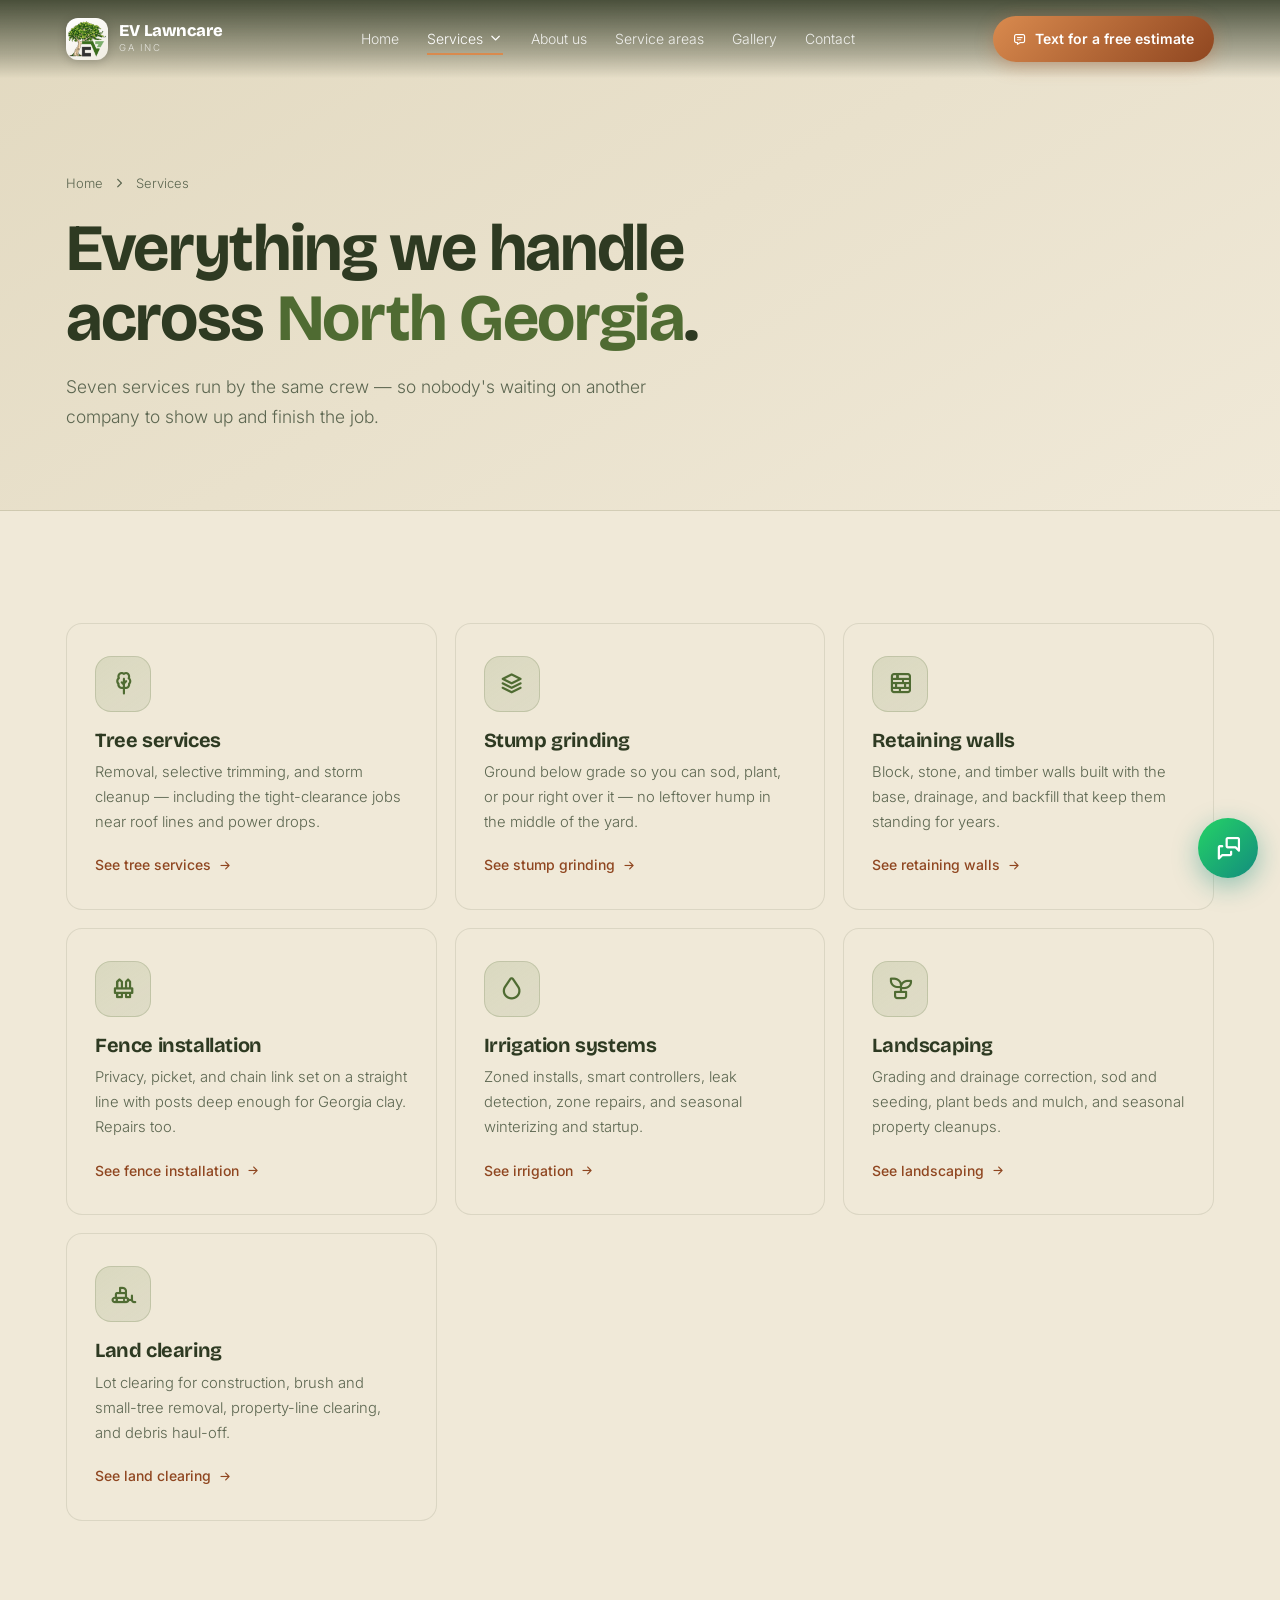
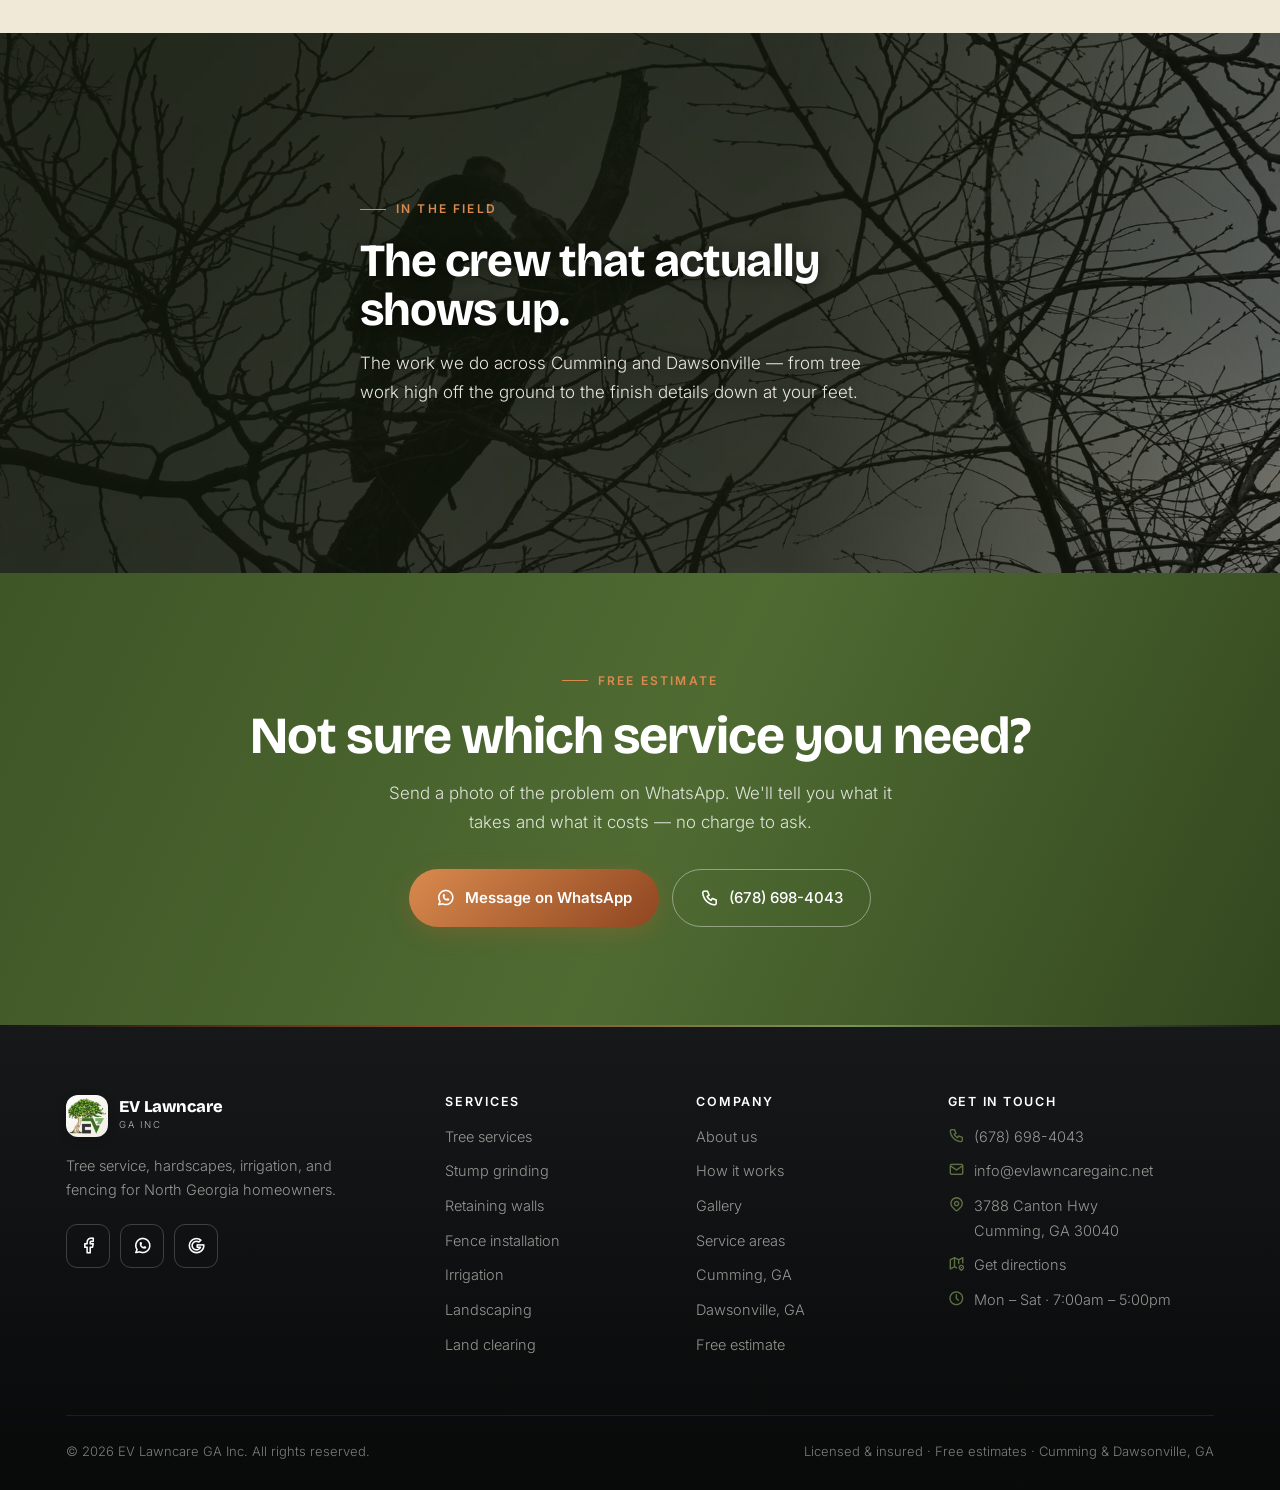
<file: services.html>
<!DOCTYPE html>
<html lang="en">
<head>
<meta charset="UTF-8">
<meta name="viewport" content="width=device-width, initial-scale=1.0">
<link rel="icon" type="image/png" sizes="32x32" href="assets/img/favicon-32.png">
<link rel="icon" type="image/png" sizes="16x16" href="assets/img/favicon-16.png">
<link rel="apple-touch-icon" href="assets/img/apple-touch-icon.png">
<title>Our Services in Cumming &amp; Dawsonville, GA | EV Lawncare</title>
<meta name="description" content="Tree removal, stump grinding, retaining walls, fence installation, and irrigation systems in Cumming and Dawsonville, Georgia. One crew, start to finish. Free estimates.">
<link rel="preconnect" href="https://fonts.googleapis.com">
<link rel="preconnect" href="https://fonts.gstatic.com" crossorigin>
<link href="https://fonts.googleapis.com/css2?family=Bricolage+Grotesque:opsz,wght@12..96,400;12..96,500;12..96,700;12..96,800&family=Inter:wght@300;400;500;600&display=swap" rel="stylesheet">
<link rel="stylesheet" href="assets/styles.css">
<!-- SEO -->
<link rel="canonical" href="https://evlawncaregainc.net/services.html">
<meta property="og:site_name" content="EV Lawncare GA Inc">
<meta property="og:type" content="website">
<meta property="og:title" content="Services — EV Lawncare GA Inc">
<meta property="og:description" content="Tree removal, stump grinding, retaining walls, fence installation, and irrigation systems in Cumming and Dawsonville, Georgia. One crew, start to finish. Free estimates.">
<meta property="og:url" content="https://evlawncaregainc.net/services.html">
<meta property="og:image" content="https://evlawncaregainc.net/assets/img/og/og-services.jpg">
<meta property="og:image:width" content="1200">
<meta property="og:image:height" content="630">
<meta property="og:locale" content="en_US">
<meta name="twitter:card" content="summary_large_image">
<meta name="twitter:title" content="Services — EV Lawncare GA Inc">
<meta name="twitter:description" content="Tree removal, stump grinding, retaining walls, fence installation, and irrigation systems in Cumming and Dawsonville, Georgia. One crew, start to finish. Free estimates.">
<meta name="twitter:image" content="https://evlawncaregainc.net/assets/img/og/og-services.jpg">
<script type="application/ld+json">
{
 "@context": "https://schema.org",
 "@graph": [
  {
   "@type": [
    "LocalBusiness",
    "HomeAndConstructionBusiness"
   ],
   "@id": "https://evlawncaregainc.net/#business",
   "name": "EV Lawncare GA Inc",
   "url": "https://evlawncaregainc.net/",
   "image": "https://evlawncaregainc.net/assets/img/og/og-services.jpg",
   "telephone": "+1-678-698-4043",
   "email": "info@evlawncaregainc.net",
   "address": {
    "@type": "PostalAddress",
    "streetAddress": "3788 Canton Hwy",
    "addressLocality": "Cumming",
    "addressRegion": "GA",
    "postalCode": "30040",
    "addressCountry": "US"
   },
   "areaServed": [
    {
     "@type": "City",
     "name": "Cumming, GA"
    },
    {
     "@type": "City",
     "name": "Dawsonville, GA"
    }
   ],
   "openingHoursSpecification": [
    {
     "@type": "OpeningHoursSpecification",
     "dayOfWeek": [
      "Monday",
      "Tuesday",
      "Wednesday",
      "Thursday",
      "Friday",
      "Saturday"
     ],
     "opens": "07:00",
     "closes": "17:00"
    }
   ],
   "sameAs": [
    "https://www.facebook.com/evlawncaregainc"
   ],
   "description": "Insured tree service, stump grinding, retaining walls, fence installation, and irrigation for homeowners in Cumming and Dawsonville, Georgia.",
   "hasOfferCatalog": {
    "@type": "OfferCatalog",
    "name": "Services",
    "itemListElement": [
     {
      "@type": "Offer",
      "itemOffered": {
       "@type": "Service",
       "name": "Tree services"
      }
     },
     {
      "@type": "Offer",
      "itemOffered": {
       "@type": "Service",
       "name": "Stump grinding"
      }
     },
     {
      "@type": "Offer",
      "itemOffered": {
       "@type": "Service",
       "name": "Retaining walls"
      }
     },
     {
      "@type": "Offer",
      "itemOffered": {
       "@type": "Service",
       "name": "Fence installation"
      }
     },
     {
      "@type": "Offer",
      "itemOffered": {
       "@type": "Service",
       "name": "Irrigation systems"
      }
     },
     {
      "@type": "Offer",
      "itemOffered": {
       "@type": "Service",
       "name": "Landscaping"
      }
     },
     {
      "@type": "Offer",
      "itemOffered": {
       "@type": "Service",
       "name": "Land clearing"
      }
     }
    ]
   }
  },
  {
   "@type": "BreadcrumbList",
   "itemListElement": [
    {
     "@type": "ListItem",
     "position": 1,
     "name": "Home",
     "item": "https://evlawncaregainc.net/"
    },
    {
     "@type": "ListItem",
     "position": 2,
     "name": "Services",
     "item": "https://evlawncaregainc.net/services.html"
    }
   ]
  }
 ]
}
</script>
<!-- Google Analytics 4 (GA4) — reemplaza G-ZB6JL4V24F por el ID real de tu propiedad (Measurement ID). Debe ser identico en todas las paginas para que un find & replace del ID funcione de una. -->
<script async src="https://www.googletagmanager.com/gtag/js?id=G-ZB6JL4V24F"></script>
<script>
  window.dataLayer = window.dataLayer || [];
  function gtag(){dataLayer.push(arguments);}
  gtag('js', new Date());
  gtag('config', 'G-ZB6JL4V24F');
</script>
</head>
<body>
<nav class="nav solid" id="nav">
  <div class="wrap nav-inner">
    <a href="index.html" class="brand">
      <div class="brand-mark"><img src="assets/img/logo-mark.png" alt="" width="128" height="128"></div>
      <div>
        <div class="brand-name notranslate" translate="no">EV Lawncare</div>
        <div class="brand-sub notranslate" translate="no">GA Inc</div>
      </div>
    </a>
    <div class="nav-links">
      <a href="index.html">Home</a>
      <div class="nav-drop" data-drop>
        <a href="services.html" class="nav-drop-toggle on" aria-haspopup="true" aria-expanded="false">Services <i class="ti ti-chevron-down"></i></a>
        <div class="nav-drop-menu" role="menu">
          <a role="menuitem" href="services/tree-services.html"><i class="ti ti-tree"></i> Tree services</a>
          <a role="menuitem" href="services/stump-grinding.html"><i class="ti ti-stack-2"></i> Stump grinding</a>
          <a role="menuitem" href="services/retaining-walls.html"><i class="ti ti-wall"></i> Retaining walls</a>
          <a role="menuitem" href="services/fence-installation.html"><i class="ti ti-fence"></i> Fence installation</a>
          <a role="menuitem" href="services/irrigation-systems.html"><i class="ti ti-droplet"></i> Irrigation systems</a>
          <a role="menuitem" href="services/landscaping.html"><i class="ti ti-plant"></i> Landscaping</a>
          <a role="menuitem" href="services/land-clearing.html"><i class="ti ti-bulldozer"></i> Land clearing</a>
          <a href="services.html" class="nav-drop-all">See all services <i class="ti ti-arrow-right"></i></a>
        </div>
      </div>
      <a href="about.html">About us</a>
      <a href="index.html#areas">Service areas</a>
      <a href="gallery.html">Gallery</a>
      <a href="contact.html">Contact</a>
    </div>
    <a href="sms:6786984043" class="nav-cta"><i class="ti ti-message"></i> <span class="cta-lg">Text for a free estimate</span><span class="cta-sm">Free estimate</span></a>
    <button class="nav-toggle" aria-label="Open menu" aria-expanded="false"><i class="ti ti-menu-2"></i></button>
  </div>
</nav>

<header class="pagehead">
  <div class="wrap">
    <div class="crumbs"><a href="index.html">Home</a> <i class="ti ti-chevron-right"></i> Services</div>
    <h1>Everything we handle across <em>North Georgia</em>.</h1>
    <p>Seven services run by the same crew — so nobody's waiting on another company to show up and finish the job.</p>
  </div>
</header>

<main>
<section class="sec">
  <div class="wrap">
    <div class="svc-cards">
      <a href="services/tree-services.html" class="svc-card reveal">
        <div class="svc-card-icon"><i class="ti ti-tree"></i></div>
        <h3>Tree services</h3>
        <p>Removal, selective trimming, and storm cleanup — including the tight-clearance jobs near roof lines and power drops.</p>
        <span class="svc-card-link">See tree services <i class="ti ti-arrow-right"></i></span>
      </a>
      <a href="services/stump-grinding.html" class="svc-card reveal">
        <div class="svc-card-icon"><i class="ti ti-stack-2"></i></div>
        <h3>Stump grinding</h3>
        <p>Ground below grade so you can sod, plant, or pour right over it — no leftover hump in the middle of the yard.</p>
        <span class="svc-card-link">See stump grinding <i class="ti ti-arrow-right"></i></span>
      </a>
      <a href="services/retaining-walls.html" class="svc-card reveal">
        <div class="svc-card-icon"><i class="ti ti-wall"></i></div>
        <h3>Retaining walls</h3>
        <p>Block, stone, and timber walls built with the base, drainage, and backfill that keep them standing for years.</p>
        <span class="svc-card-link">See retaining walls <i class="ti ti-arrow-right"></i></span>
      </a>
      <a href="services/fence-installation.html" class="svc-card reveal">
        <div class="svc-card-icon"><i class="ti ti-fence"></i></div>
        <h3>Fence installation</h3>
        <p>Privacy, picket, and chain link set on a straight line with posts deep enough for Georgia clay. Repairs too.</p>
        <span class="svc-card-link">See fence installation <i class="ti ti-arrow-right"></i></span>
      </a>
      <a href="services/irrigation-systems.html" class="svc-card reveal">
        <div class="svc-card-icon"><i class="ti ti-droplet"></i></div>
        <h3>Irrigation systems</h3>
        <p>Zoned installs, smart controllers, leak detection, zone repairs, and seasonal winterizing and startup.</p>
        <span class="svc-card-link">See irrigation <i class="ti ti-arrow-right"></i></span>
      </a>
      <a href="services/landscaping.html" class="svc-card reveal">
        <div class="svc-card-icon"><i class="ti ti-plant"></i></div>
        <h3>Landscaping</h3>
        <p>Grading and drainage correction, sod and seeding, plant beds and mulch, and seasonal property cleanups.</p>
        <span class="svc-card-link">See landscaping <i class="ti ti-arrow-right"></i></span>
      </a>
      <a href="services/land-clearing.html" class="svc-card reveal">
        <div class="svc-card-icon"><i class="ti ti-bulldozer"></i></div>
        <h3>Land clearing</h3>
        <p>Lot clearing for construction, brush and small-tree removal, property-line clearing, and debris haul-off.</p>
        <span class="svc-card-link">See land clearing <i class="ti ti-arrow-right"></i></span>
      </a>
    </div>
  </div>
</section>

<section class="vband">
  <div class="vband-media">
    <video class="vband-video" autoplay muted loop playsinline preload="none" poster="assets/img/services-poster.webp" aria-hidden="true" tabindex="-1"></video>
  </div>
  <div class="vband-vig"></div>
  <div class="wrap vband-inner reveal">
    <div class="eyebrow">In the field</div>
    <h2>The crew that actually shows up.</h2>
    <p>The work we do across Cumming and Dawsonville — from tree work high off the ground to the finish details down at your feet.</p>
  </div>
</section>

<section class="cta-band">
  <div class="wrap reveal">
    <div class="eyebrow">Free estimate</div>
    <h2>Not sure which service you need?</h2>
    <p>Send a photo of the problem on WhatsApp. We'll tell you what it takes and what it costs — no charge to ask.</p>
    <div class="cta-actions">
      <a href="https://wa.me/16786984043" class="btn btn-clay"><i class="ti ti-brand-whatsapp"></i> Message on WhatsApp</a>
      <a href="tel:6786984043" class="btn btn-outline"><i class="ti ti-phone"></i> (678) 698-4043</a>
    </div>
  </div>
</section>

<!-- Botonera flotante de contacto (desplegable) -->
<div class="cdock" id="cdock">
  <div class="cdock-items">
    <a class="cdock-btn cd-wa" href="https://wa.me/16786984043" data-label="WhatsApp" aria-label="Message us on WhatsApp"><i class="ti ti-brand-whatsapp" aria-hidden="true"></i></a>
    <a class="cdock-btn cd-call" href="tel:6786984043" data-label="Call" aria-label="Call (678) 698-4043"><i class="ti ti-phone" aria-hidden="true"></i></a>
    <a class="cdock-btn cd-mail" href="mailto:info@evlawncaregainc.net" data-label="Email" aria-label="Email us"><i class="ti ti-mail" aria-hidden="true"></i></a>
    <a class="cdock-btn cd-fb" href="https://www.facebook.com/evlawncaregainc" target="_blank" rel="noopener noreferrer" data-label="Facebook" aria-label="Visit our Facebook page"><i class="ti ti-brand-facebook" aria-hidden="true"></i></a>
    <a class="cdock-btn cd-gg" href="https://www.google.com/maps/place/?cid=15132349286849089629" target="_blank" rel="noopener noreferrer" data-label="Reviews" aria-label="EV Lawncare on Google"><i class="ti ti-brand-google" aria-hidden="true"></i></a>
    <a class="cdock-btn cd-dir" href="https://www.google.com/maps/dir/?api=1&amp;destination=3788+Canton+Hwy%2C+Cumming%2C+GA+30040" target="_blank" rel="noopener noreferrer" data-label="Directions" aria-label="Get directions"><i class="ti ti-map-2" aria-hidden="true"></i></a>
  </div>
  <button class="cdock-toggle" type="button" aria-expanded="false" aria-controls="cdock" aria-label="Open contact options"><i class="ti ti-messages cdock-i-open" aria-hidden="true"></i><i class="ti ti-x cdock-i-close" aria-hidden="true"></i></button>
</div>
</main>
<footer class="footer">
  <div class="wrap">
    <div class="foot-grid">
      <div class="foot-brand">
        <a href="index.html" class="brand">
          <div class="brand-mark"><img src="assets/img/logo-mark.png" alt="" width="128" height="128"></div>
          <div><div class="brand-name notranslate" translate="no">EV Lawncare</div><div class="brand-sub notranslate" translate="no">GA Inc</div></div>
        </a>
        <p>Tree service, hardscapes, irrigation, and fencing for North Georgia homeowners.</p>
        <div class="foot-social">
          <a href="https://www.facebook.com/evlawncaregainc" target="_blank" rel="noopener noreferrer" aria-label="Facebook"><i class="ti ti-brand-facebook"></i></a>
          <a href="https://wa.me/16786984043" aria-label="WhatsApp"><i class="ti ti-brand-whatsapp"></i></a>
          <a href="https://www.google.com/maps/place/?cid=15132349286849089629" target="_blank" rel="noopener noreferrer" aria-label="EV Lawncare on Google"><i class="ti ti-brand-google"></i></a>
        </div>
      </div>
      <div class="foot-col">
        <h2>Services</h2>
        <ul>
          <li><a href="services/tree-services.html">Tree services</a></li>
          <li><a href="services/stump-grinding.html">Stump grinding</a></li>
          <li><a href="services/retaining-walls.html">Retaining walls</a></li>
          <li><a href="services/fence-installation.html">Fence installation</a></li>
          <li><a href="services/irrigation-systems.html">Irrigation</a></li>
          <li><a href="services/landscaping.html">Landscaping</a></li>
          <li><a href="services/land-clearing.html">Land clearing</a></li>
        </ul>
      </div>
      <div class="foot-col">
        <h2>Company</h2>
        <ul>
          <li><a href="about.html">About us</a></li>
          <li><a href="index.html#process">How it works</a></li>
          <li><a href="gallery.html">Gallery</a></li>
          <li><a href="index.html#areas">Service areas</a></li>
          <li><a href="cumming-ga.html">Cumming, GA</a></li>
          <li><a href="dawsonville-ga.html">Dawsonville, GA</a></li>
          <li><a href="contact.html">Free estimate</a></li>
        </ul>
      </div>
      <div class="foot-col">
        <h2>Get in touch</h2>
        <ul>
          <li><a href="tel:6786984043"><i class="ti ti-phone"></i> (678) 698-4043</a></li>
          <li><a href="mailto:info@evlawncaregainc.net"><i class="ti ti-mail"></i> info@evlawncaregainc.net</a></li>
          <li><span><i class="ti ti-map-pin"></i> 3788 Canton Hwy<br>Cumming, GA 30040</span></li>
          <li><a href="https://www.google.com/maps/dir/?api=1&amp;destination=3788+Canton+Hwy%2C+Cumming%2C+GA+30040" target="_blank" rel="noopener noreferrer"><i class="ti ti-map-2"></i> Get directions</a></li>
          <li><span><i class="ti ti-clock"></i> Mon – Sat · 7:00am – 5:00pm</span></li>
        </ul>
      </div>
    </div>
    <div class="foot-bottom">
      <span>© 2026 <span class="notranslate" translate="no">EV Lawncare GA Inc</span>. All rights reserved.</span>
      <span>Licensed &amp; insured · Free estimates · <span class="notranslate" translate="no">Cumming</span> &amp; <span class="notranslate" translate="no">Dawsonville</span>, GA</span>
    </div>
  </div>
</footer>
<script>
const nav=document.getElementById('nav');
addEventListener('scroll',()=>{nav.classList.toggle('solid',scrollY>60||document.body.dataset.fixednav==='1')});
const io=new IntersectionObserver(es=>{es.forEach(e=>{if(e.isIntersecting){e.target.classList.add('in');io.unobserve(e.target)}})},{threshold:.12});
document.querySelectorAll('.reveal').forEach(el=>io.observe(el));
// Banda de video (arborista): solo escritorio, sin reduced-motion, cargada tras 'load'.
var vb=document.querySelector('.vband-video');
if(vb){
  if(matchMedia('(min-width: 768px)').matches && !matchMedia('(prefers-reduced-motion: reduce)').matches){
    var loadVB=function(){
      [['assets/video/services-hero.webm','video/webm'],['assets/video/services-hero.mp4','video/mp4']].forEach(function(s){
        var e=document.createElement('source');e.src=s[0];e.type=s[1];vb.appendChild(e);
      });
      vb.load();
    };
    if(document.readyState==='complete')loadVB(); else addEventListener('load',loadVB,{once:true});
  }else{vb.remove();}
}
</script>
<script>
/* Menú móvil: abre/cierra el desplegable al tocar la hamburguesa (.nav-toggle) */
(function(){
  var nav=document.getElementById('nav');
  var t=nav&&nav.querySelector('.nav-toggle');
  if(!t)return;
  t.addEventListener('click',function(){
    var open=nav.classList.toggle('open');
    t.setAttribute('aria-expanded',open?'true':'false');
  });
  var mq=matchMedia('(max-width:900px)');
  nav.querySelectorAll('[data-drop]').forEach(function(drop){
    var dt=drop.querySelector('.nav-drop-toggle');
    if(dt)dt.addEventListener('click',function(e){
      if(mq.matches){e.preventDefault();var o=drop.classList.toggle('open');dt.setAttribute('aria-expanded',o?'true':'false');}
    });
  });
  nav.querySelectorAll('.nav-links a').forEach(function(a){
    a.addEventListener('click',function(){
      if(a.classList.contains('nav-drop-toggle')&&mq.matches)return;
      nav.classList.remove('open');
    });
  });
  document.addEventListener('click',function(e){
    nav.querySelectorAll('[data-drop].open').forEach(function(drop){
      if(!drop.contains(e.target))drop.classList.remove('open');
    });
  });
})();

/* Botonera flotante de contacto: abrir/cerrar (accesible) */
(function(){
  var dock=document.getElementById('cdock');
  if(!dock)return;
  var toggle=dock.querySelector('.cdock-toggle');
  function setOpen(open){
    dock.classList.toggle('open',open);
    toggle.setAttribute('aria-expanded',open?'true':'false');
    toggle.setAttribute('aria-label',open?'Close contact options':'Open contact options');
  }
  toggle.addEventListener('click',function(e){e.stopPropagation();setOpen(!dock.classList.contains('open'));});
  document.addEventListener('click',function(e){if(!dock.contains(e.target))setOpen(false);});
  document.addEventListener('keydown',function(e){if(e.key==='Escape'&&dock.classList.contains('open')){setOpen(false);toggle.focus();}});
  dock.querySelectorAll('.cdock-btn').forEach(function(a){a.addEventListener('click',function(){setOpen(false);});});
})();
</script>
</body>
</html>
</file>
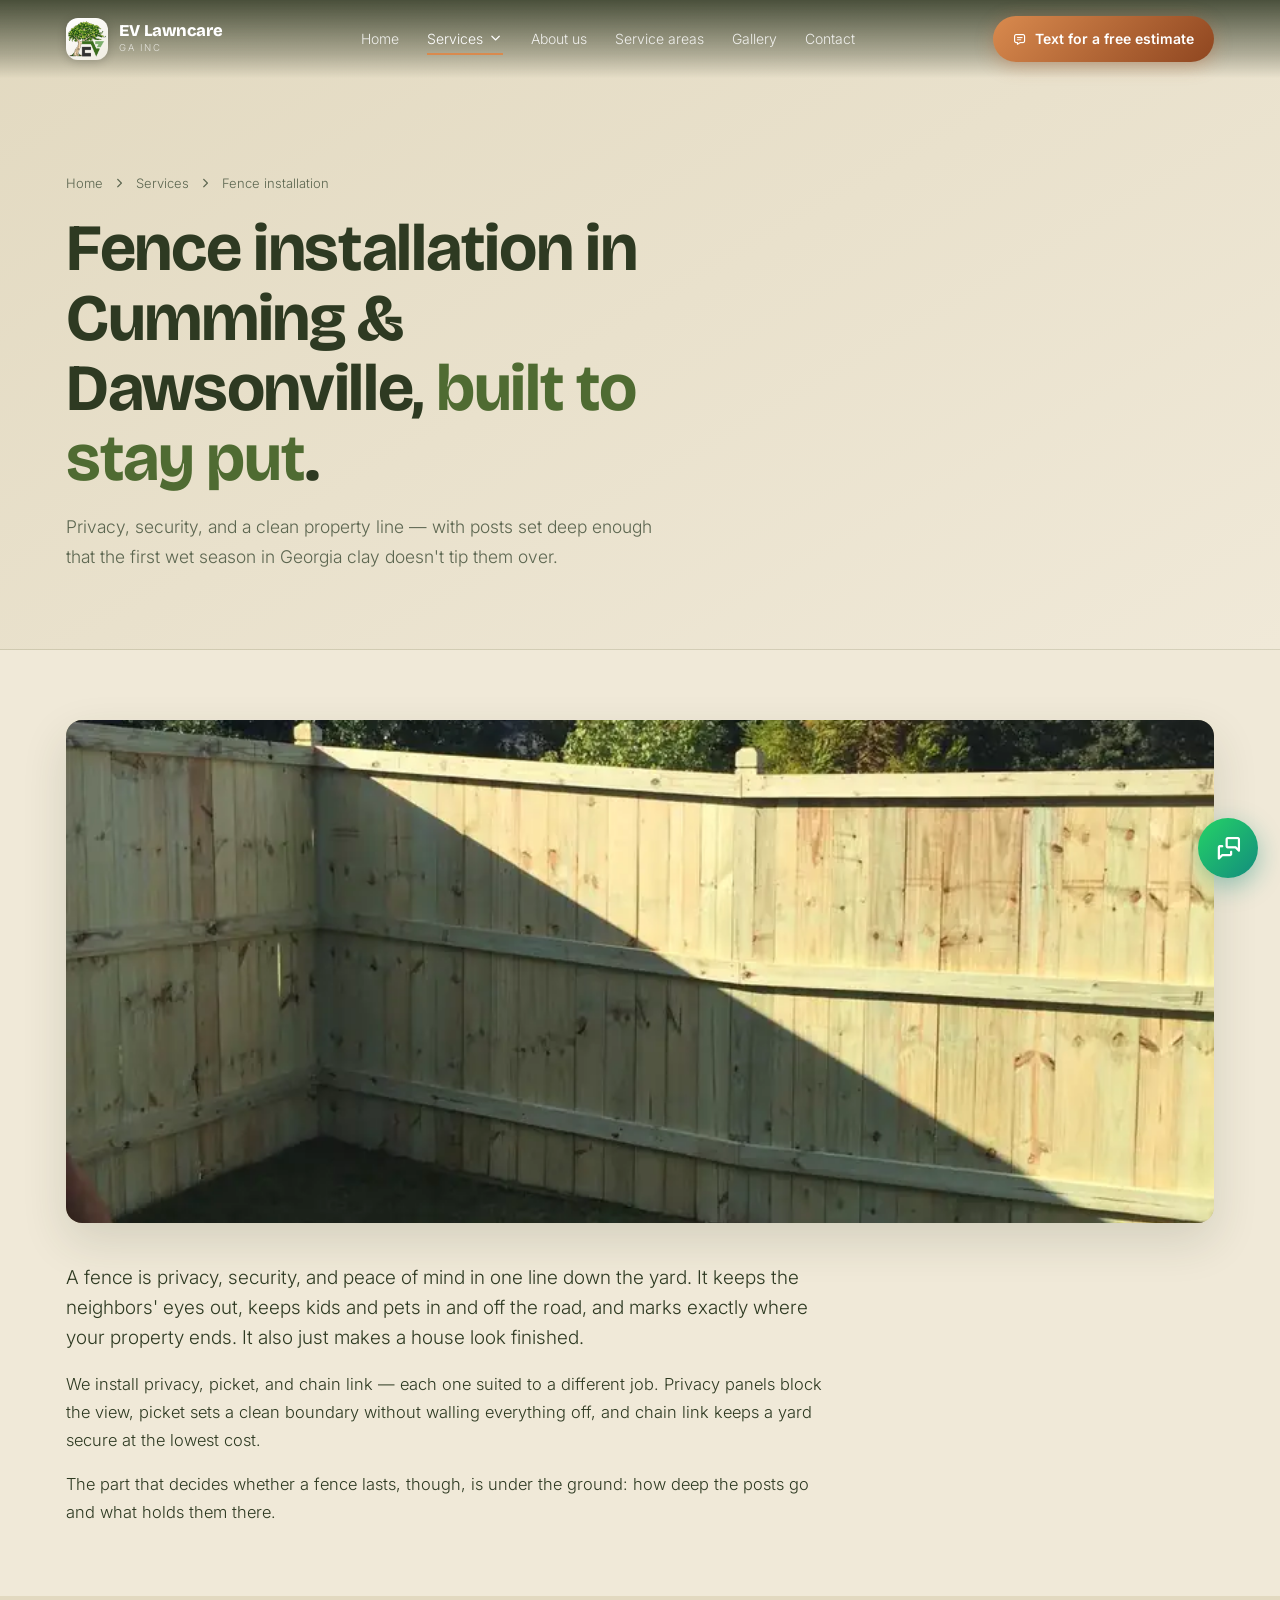
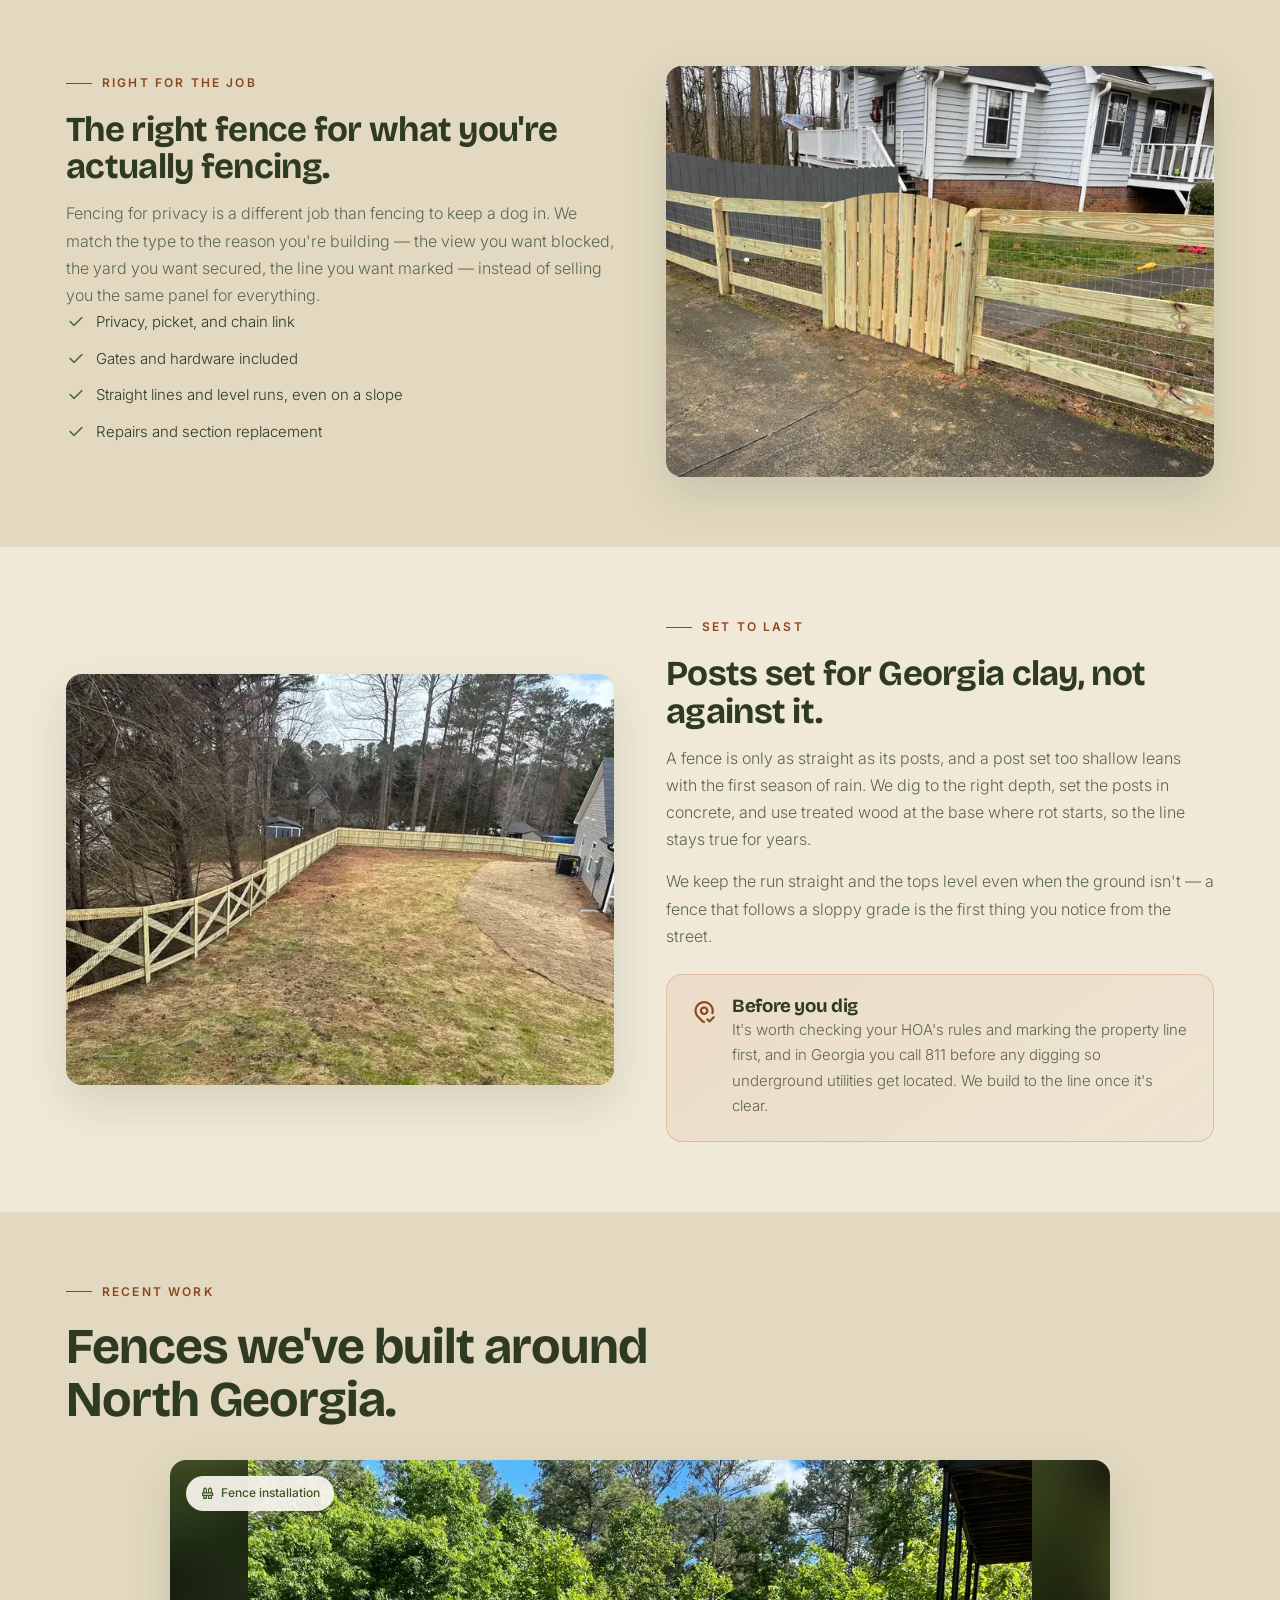
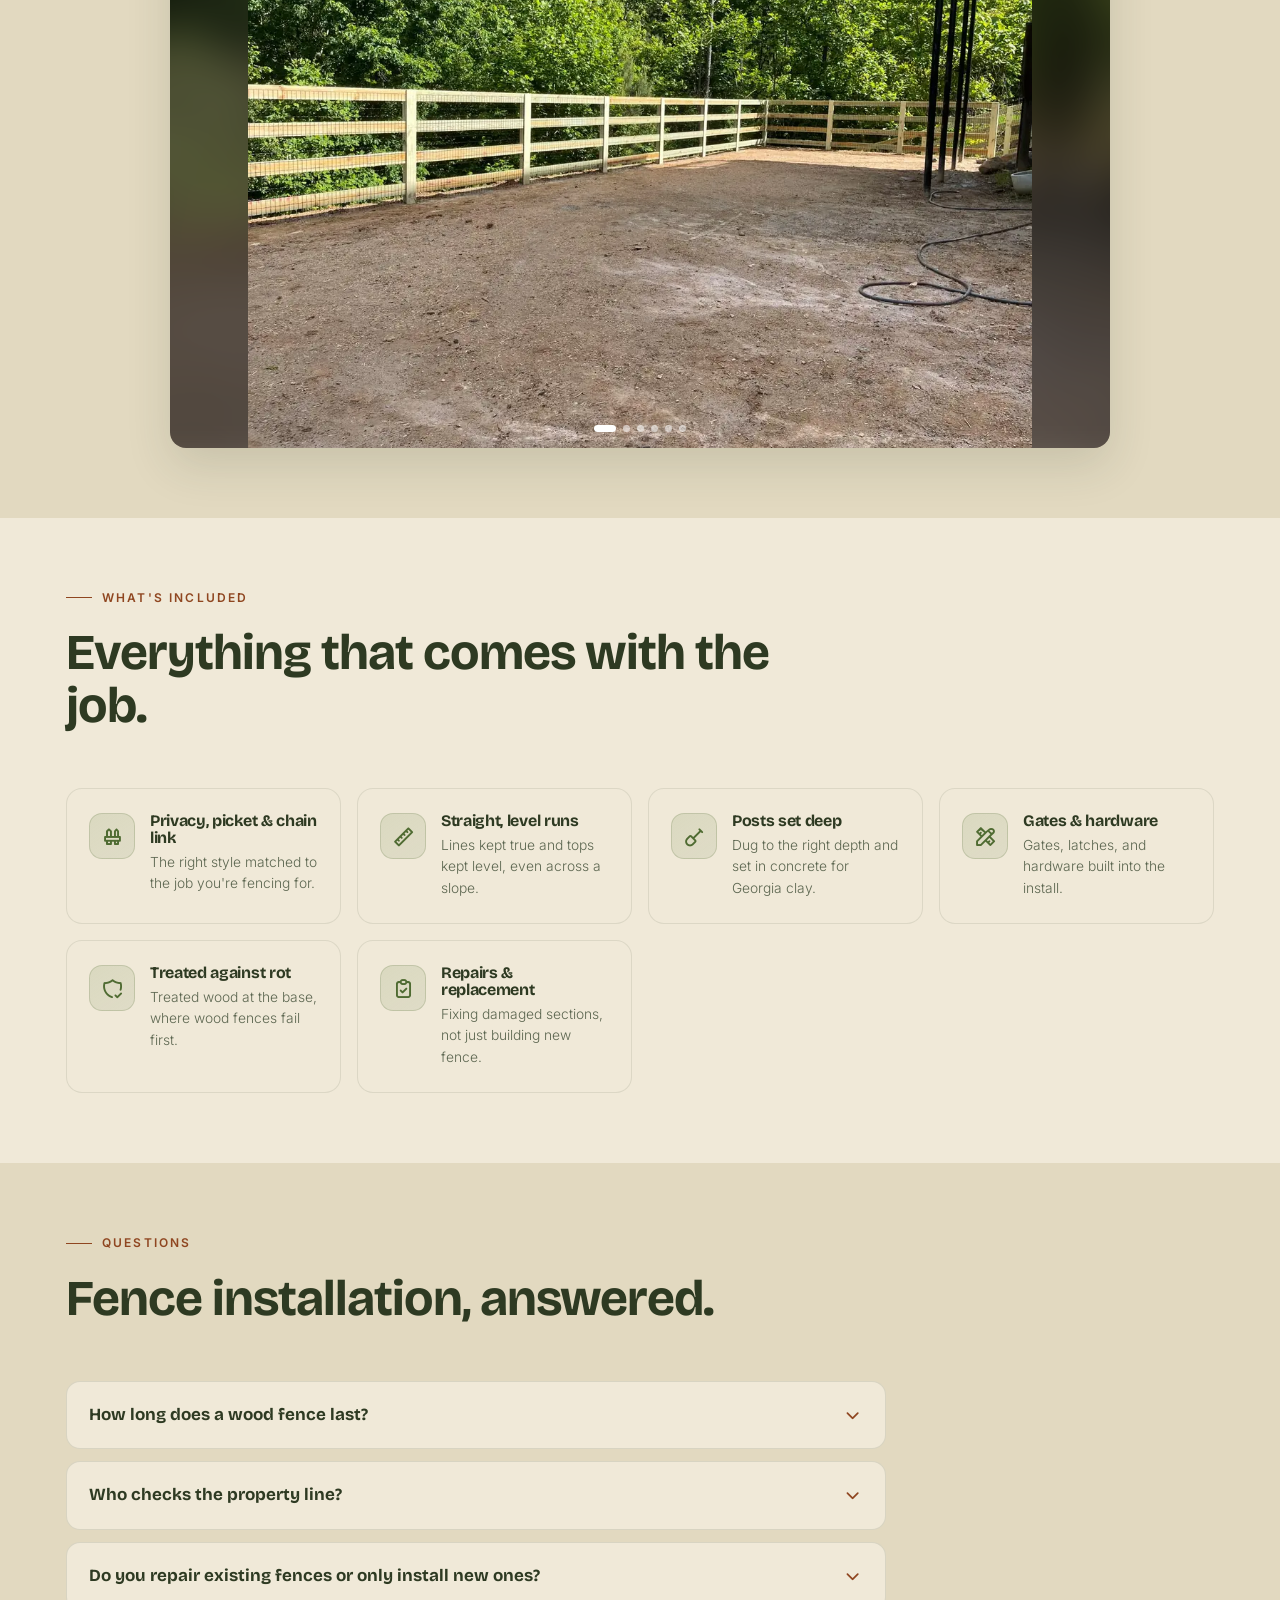
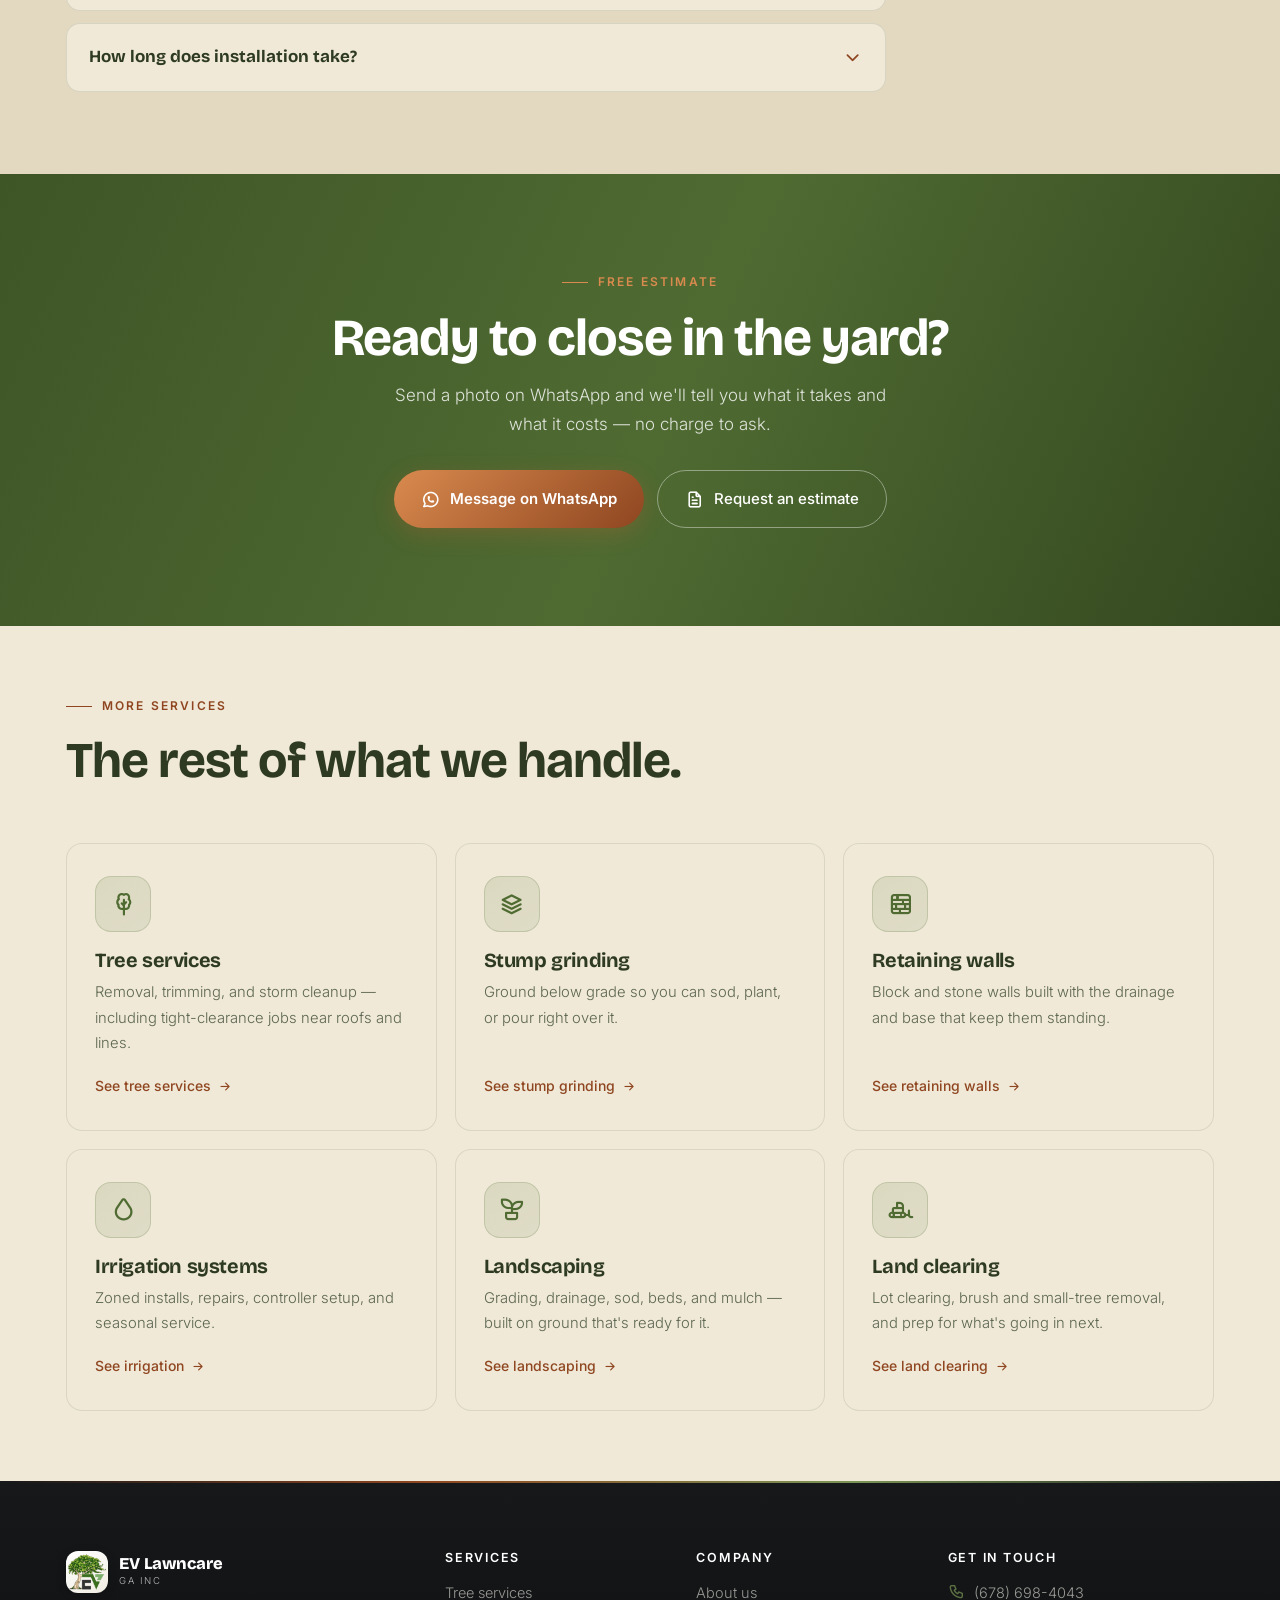
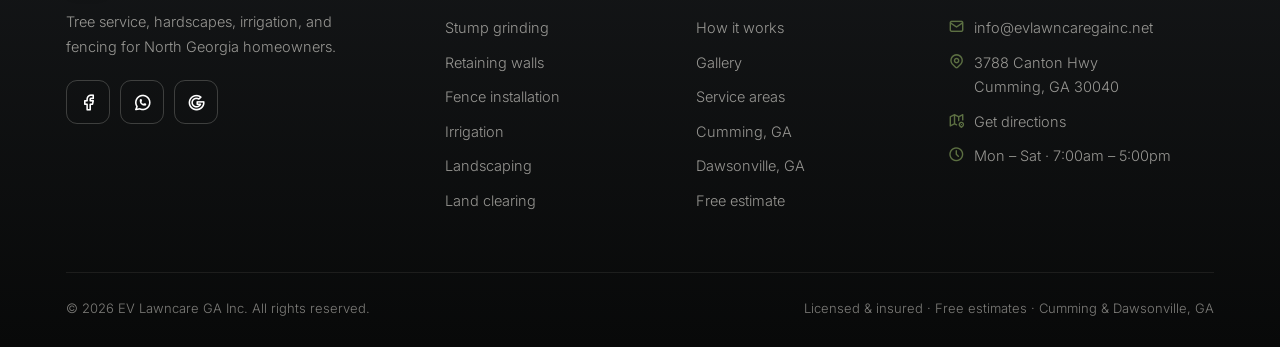
<file: services/fence-installation.html>
<!DOCTYPE html>
<html lang="en">
<head>
<meta charset="UTF-8">
<meta name="viewport" content="width=device-width, initial-scale=1.0">
<link rel="icon" type="image/png" sizes="32x32" href="../assets/img/favicon-32.png">
<link rel="icon" type="image/png" sizes="16x16" href="../assets/img/favicon-16.png">
<link rel="apple-touch-icon" href="../assets/img/apple-touch-icon.png">
<title>Fence Installation in Cumming &amp; Dawsonville, GA | EV Lawncare</title>
<meta name="description" content="Fence installation and repair in Cumming and Dawsonville, GA. Privacy, picket, and chain link set deep for Georgia clay. Gates too. Free estimates.">
<link rel="preconnect" href="https://fonts.googleapis.com">
<link rel="preconnect" href="https://fonts.gstatic.com" crossorigin>
<link href="https://fonts.googleapis.com/css2?family=Bricolage+Grotesque:opsz,wght@12..96,400;12..96,500;12..96,700;12..96,800&family=Inter:wght@300;400;500;600&display=swap" rel="stylesheet">
<link rel="stylesheet" href="../assets/styles.css">
<!-- SEO -->
<link rel="canonical" href="https://evlawncaregainc.net/services/fence-installation.html">
<meta property="og:site_name" content="EV Lawncare GA Inc">
<meta property="og:type" content="website">
<meta property="og:title" content="Fence Installation in Cumming &amp; Dawsonville, GA — Privacy, Picket &amp; Chain Link | EV Lawncare GA">
<meta property="og:description" content="Fence installation and repair in Cumming and Dawsonville, GA. Privacy, picket, and chain link set straight with posts deep enough for Georgia clay. Free estimates.">
<meta property="og:url" content="https://evlawncaregainc.net/services/fence-installation.html">
<meta property="og:image" content="https://evlawncaregainc.net/assets/img/og/og-fence.jpg">
<meta property="og:image:width" content="1200">
<meta property="og:image:height" content="630">
<meta property="og:locale" content="en_US">
<meta name="twitter:card" content="summary_large_image">
<meta name="twitter:title" content="Fence Installation in Cumming &amp; Dawsonville, GA — Privacy, Picket &amp; Chain Link | EV Lawncare GA">
<meta name="twitter:description" content="Fence installation and repair in Cumming and Dawsonville, GA. Privacy, picket, and chain link set straight with posts deep enough for Georgia clay. Free estimates.">
<meta name="twitter:image" content="https://evlawncaregainc.net/assets/img/og/og-fence.jpg">
<script type="application/ld+json">
{
 "@context": "https://schema.org",
 "@graph": [
  {
   "@type": [
    "LocalBusiness",
    "HomeAndConstructionBusiness"
   ],
   "@id": "https://evlawncaregainc.net/#business",
   "name": "EV Lawncare GA Inc",
   "url": "https://evlawncaregainc.net/",
   "image": "https://evlawncaregainc.net/assets/img/og/og-home.jpg",
   "telephone": "+1-678-698-4043",
   "email": "info@evlawncaregainc.net",
   "priceRange": "$$",
   "address": {
    "@type": "PostalAddress",
    "streetAddress": "3788 Canton Hwy",
    "addressLocality": "Cumming",
    "addressRegion": "GA",
    "postalCode": "30040",
    "addressCountry": "US"
   },
   "geo": {
    "@type": "GeoCoordinates",
    "latitude": 34.2073,
    "longitude": -84.1402
   },
   "areaServed": [
    {
     "@type": "City",
     "name": "Cumming, GA"
    },
    {
     "@type": "City",
     "name": "Dawsonville, GA"
    },
    {
     "@type": "AdministrativeArea",
     "name": "Forsyth County, GA"
    },
    {
     "@type": "AdministrativeArea",
     "name": "Dawson County, GA"
    }
   ],
   "openingHoursSpecification": [
    {
     "@type": "OpeningHoursSpecification",
     "dayOfWeek": [
      "Monday",
      "Tuesday",
      "Wednesday",
      "Thursday",
      "Friday",
      "Saturday"
     ],
     "opens": "07:00",
     "closes": "17:00"
    }
   ],
   "sameAs": [
    "https://www.facebook.com/evlawncaregainc",
    "https://www.google.com/maps/place/?cid=15132349286849089629"
   ],
   "description": "Insured tree service, stump grinding, retaining walls, fence installation, irrigation, landscaping, and land clearing for homeowners in Cumming and Dawsonville, Georgia.",
   "hasOfferCatalog": {
    "@type": "OfferCatalog",
    "name": "Services",
    "itemListElement": [
     {
      "@type": "Offer",
      "url": "https://evlawncaregainc.net/services/tree-services.html",
      "itemOffered": {
       "@type": "Service",
       "name": "Tree services"
      }
     },
     {
      "@type": "Offer",
      "url": "https://evlawncaregainc.net/services/stump-grinding.html",
      "itemOffered": {
       "@type": "Service",
       "name": "Stump grinding"
      }
     },
     {
      "@type": "Offer",
      "url": "https://evlawncaregainc.net/services/retaining-walls.html",
      "itemOffered": {
       "@type": "Service",
       "name": "Retaining walls"
      }
     },
     {
      "@type": "Offer",
      "url": "https://evlawncaregainc.net/services/fence-installation.html",
      "itemOffered": {
       "@type": "Service",
       "name": "Fence installation"
      }
     },
     {
      "@type": "Offer",
      "url": "https://evlawncaregainc.net/services/irrigation-systems.html",
      "itemOffered": {
       "@type": "Service",
       "name": "Irrigation systems"
      }
     },
     {
      "@type": "Offer",
      "url": "https://evlawncaregainc.net/services/landscaping.html",
      "itemOffered": {
       "@type": "Service",
       "name": "Landscaping"
      }
     },
     {
      "@type": "Offer",
      "url": "https://evlawncaregainc.net/services/land-clearing.html",
      "itemOffered": {
       "@type": "Service",
       "name": "Land clearing"
      }
     }
    ]
   }
  },
  {
   "@type": "Service",
   "name": "Fence Installation",
   "serviceType": "Fence installation and repair",
   "description": "Fence installation and repair in Cumming and Dawsonville, GA. Privacy, picket, and chain link set straight with posts deep enough for Georgia clay. Free estimates.",
   "provider": {
    "@id": "https://evlawncaregainc.net/#business"
   },
   "areaServed": [
    {
     "@type": "City",
     "name": "Cumming, GA"
    },
    {
     "@type": "City",
     "name": "Dawsonville, GA"
    }
   ],
   "url": "https://evlawncaregainc.net/services/fence-installation.html"
  },
  {
   "@type": "FAQPage",
   "mainEntity": [
    {
     "@type": "Question",
     "name": "How long does a wood fence last?",
     "acceptedAnswer": {
      "@type": "Answer",
      "text": "A wood fence set on treated posts in concrete and kept sealed can last well over a decade. Most early failures aren't the panels - they're posts that were set too shallow or without concrete and started leaning after a wet year or two."
     }
    },
    {
     "@type": "Question",
     "name": "Who checks the property line?",
     "acceptedAnswer": {
      "@type": "Answer",
      "text": "That's on the homeowner, and it's worth doing before we build. A property survey is the sure way to know your line; short of that we can build to a line you point out, but we won't guess where it is. If an HOA is involved, check their fence rules too."
     }
    },
    {
     "@type": "Question",
     "name": "Do you repair existing fences or only install new ones?",
     "acceptedAnswer": {
      "@type": "Answer",
      "text": "Both. We replace leaning posts, swap damaged sections, rehang sagging gates, and rebuild storm-damaged runs. If most of the fence is still good, there's no reason to tear the whole thing out."
     }
    },
    {
     "@type": "Question",
     "name": "How long does installation take?",
     "acceptedAnswer": {
      "@type": "Answer",
      "text": "Most residential fences are a one- to two-day job depending on the length, the number of gates, and the terrain. Setting posts in concrete adds cure time, so we'll give you a realistic finish date with the estimate."
     }
    }
   ]
  },
  {
   "@type": "BreadcrumbList",
   "itemListElement": [
    {
     "@type": "ListItem",
     "position": 1,
     "name": "Home",
     "item": "https://evlawncaregainc.net/"
    },
    {
     "@type": "ListItem",
     "position": 2,
     "name": "Services",
     "item": "https://evlawncaregainc.net/services.html"
    },
    {
     "@type": "ListItem",
     "position": 3,
     "name": "Fence Installation",
     "item": "https://evlawncaregainc.net/services/fence-installation.html"
    }
   ]
  }
 ]
}
</script>
<!-- Google Analytics 4 (GA4) — reemplaza G-ZB6JL4V24F por el ID real de tu propiedad (Measurement ID). Debe ser identico en todas las paginas para que un find & replace del ID funcione de una. -->
<script async src="https://www.googletagmanager.com/gtag/js?id=G-ZB6JL4V24F"></script>
<script>
  window.dataLayer = window.dataLayer || [];
  function gtag(){dataLayer.push(arguments);}
  gtag('js', new Date());
  gtag('config', 'G-ZB6JL4V24F');
</script>
</head>
<body>
<nav class="nav solid" id="nav">
  <div class="wrap nav-inner">
    <a href="../index.html" class="brand">
      <div class="brand-mark"><img src="../assets/img/logo-mark.png" alt="" width="128" height="128"></div>
      <div>
        <div class="brand-name notranslate" translate="no">EV Lawncare</div>
        <div class="brand-sub notranslate" translate="no">GA Inc</div>
      </div>
    </a>
    <div class="nav-links">
      <a href="../index.html">Home</a>
      <div class="nav-drop" data-drop>
        <a href="../services.html" class="nav-drop-toggle on" aria-haspopup="true" aria-expanded="false">Services <i class="ti ti-chevron-down"></i></a>
        <div class="nav-drop-menu" role="menu">
          <a role="menuitem" href="tree-services.html"><i class="ti ti-tree"></i> Tree services</a>
          <a role="menuitem" href="stump-grinding.html"><i class="ti ti-stack-2"></i> Stump grinding</a>
          <a role="menuitem" href="retaining-walls.html"><i class="ti ti-wall"></i> Retaining walls</a>
          <a role="menuitem" href="fence-installation.html" class="on"><i class="ti ti-fence"></i> Fence installation</a>
          <a role="menuitem" href="irrigation-systems.html"><i class="ti ti-droplet"></i> Irrigation systems</a>
          <a role="menuitem" href="landscaping.html"><i class="ti ti-plant"></i> Landscaping</a>
          <a role="menuitem" href="land-clearing.html"><i class="ti ti-bulldozer"></i> Land clearing</a>
          <a href="../services.html" class="nav-drop-all">See all services <i class="ti ti-arrow-right"></i></a>
        </div>
      </div>
      <a href="../about.html">About us</a>
      <a href="../index.html#areas">Service areas</a>
      <a href="../gallery.html">Gallery</a>
      <a href="../contact.html">Contact</a>
    </div>
    <a href="sms:6786984043" class="nav-cta"><i class="ti ti-message"></i> <span class="cta-lg">Text for a free estimate</span><span class="cta-sm">Free estimate</span></a>
    <button class="nav-toggle" aria-label="Open menu" aria-expanded="false"><i class="ti ti-menu-2"></i></button>
  </div>
</nav>

<header class="pagehead">
  <div class="wrap">
    <div class="crumbs"><a href="../index.html">Home</a> <i class="ti ti-chevron-right"></i> <a href="../services.html">Services</a> <i class="ti ti-chevron-right"></i> Fence installation</div>
    <h1>Fence installation in Cumming &amp; Dawsonville, <em>built to stay put</em>.</h1>
    <p>Privacy, security, and a clean property line — with posts set deep enough that the first wet season in Georgia clay doesn't tip them over.</p>
  </div>
</header>

<main>
<section class="sec sec-tight">
  <div class="wrap">
    <div class="svc-hero-photo reveal">
      <img src="../assets/img/fence/fence-12-md.webp" srcset="../assets/img/fence/fence-12-sm.webp 700w, ../assets/img/fence/fence-12-md.webp 1100w" sizes="100vw" alt="New wood privacy fence installed along a backyard in Cumming, GA" decoding="async">
    </div>
    <div class="svc-lede reveal">
      <p>A fence is privacy, security, and peace of mind in one line down the yard. It keeps the neighbors' eyes out, keeps kids and pets in and off the road, and marks exactly where your property ends. It also just makes a house look finished.</p>
      <p>We install privacy, picket, and chain link — each one suited to a different job. Privacy panels block the view, picket sets a clean boundary without walling everything off, and chain link keeps a yard secure at the lowest cost.</p>
      <p>The part that decides whether a fence lasts, though, is under the ground: how deep the posts go and what holds them there.</p>
    </div>
  </div>
</section>

<section class="sec sec-tight sec-sand">
  <div class="wrap">
    <div class="split">
      <div class="feat-copy reveal">
        <div class="eyebrow">Right for the job</div>
        <h2>The right fence for what you're actually fencing.</h2>
        <p>Fencing for privacy is a different job than fencing to keep a dog in. We match the type to the reason you're building — the view you want blocked, the yard you want secured, the line you want marked — instead of selling you the same panel for everything.</p>
        <ul class="svc-points">
          <li><i class="ti ti-check"></i> Privacy, picket, and chain link</li>
          <li><i class="ti ti-check"></i> Gates and hardware included</li>
          <li><i class="ti ti-check"></i> Straight lines and level runs, even on a slope</li>
          <li><i class="ti ti-check"></i> Repairs and section replacement</li>
        </ul>
      </div>
      <div class="feat-photo reveal">
        <img src="../assets/img/fence/fence-04-md.webp" srcset="../assets/img/fence/fence-04-sm.webp 700w, ../assets/img/fence/fence-04-md.webp 1100w" sizes="(max-width:900px) 100vw, 50vw" alt="Wood privacy fence with gate installed in North Georgia" decoding="async" loading="lazy">
      </div>
    </div>
  </div>
</section>

<section class="sec sec-tight">
  <div class="wrap">
    <div class="split">
      <div class="feat-photo reveal">
        <img src="../assets/img/fence/fence-07-md.webp" srcset="../assets/img/fence/fence-07-sm.webp 700w, ../assets/img/fence/fence-07-md.webp 1100w" sizes="(max-width:900px) 100vw, 50vw" alt="Fence posts set on a straight line across a sloped yard" decoding="async" loading="lazy">
      </div>
      <div class="feat-copy reveal">
        <div class="eyebrow">Set to last</div>
        <h2>Posts set for Georgia clay, not against it.</h2>
        <p>A fence is only as straight as its posts, and a post set too shallow leans with the first season of rain. We dig to the right depth, set the posts in concrete, and use treated wood at the base where rot starts, so the line stays true for years.</p>
        <p>We keep the run straight and the tops level even when the ground isn't — a fence that follows a sloppy grade is the first thing you notice from the street.</p>
        <div class="callout">
          <i class="ti ti-map-pin-check"></i>
          <div>
            <h3>Before you dig</h3>
            <p>It's worth checking your HOA's rules and marking the property line first, and in Georgia you call 811 before any digging so underground utilities get located. We build to the line once it's clear.</p>
          </div>
        </div>
      </div>
    </div>
  </div>
</section>

<section class="sec sec-tight sec-sand">
  <div class="wrap svc-gallery">
    <div class="sec-head reveal" style="margin-bottom:34px">
      <div class="eyebrow">Recent work</div>
      <h2>Fences we've built around North Georgia.</h2>
    </div>
    <div class="slider reveal" data-slider>
      <div class="slide on">
        <img class="slide-bg" alt="" aria-hidden="true" decoding="async">
        <img class="slide-img" data-md="../assets/img/fence/fence-10-md.webp" data-sm="../assets/img/fence/fence-10-sm.webp" decoding="async" alt="Fence installed in Cumming, GA — photo 1">
      </div>
      <div class="slide">
        <img class="slide-bg" alt="" aria-hidden="true" decoding="async">
        <img class="slide-img" data-md="../assets/img/fence/fence-03-md.webp" data-sm="../assets/img/fence/fence-03-sm.webp" decoding="async" alt="Fence installed in Cumming, GA — photo 2">
      </div>
      <div class="slide">
        <img class="slide-bg" alt="" aria-hidden="true" decoding="async">
        <img class="slide-img" data-md="../assets/img/fence/fence-13-md.webp" data-sm="../assets/img/fence/fence-13-sm.webp" decoding="async" alt="Fence installed in Cumming, GA — photo 3">
      </div>
      <div class="slide">
        <img class="slide-bg" alt="" aria-hidden="true" decoding="async">
        <img class="slide-img" data-md="../assets/img/fence/fence-15-md.webp" data-sm="../assets/img/fence/fence-15-sm.webp" decoding="async" alt="Fence installed in Cumming, GA — photo 4">
      </div>
      <div class="slide">
        <img class="slide-bg" alt="" aria-hidden="true" decoding="async">
        <img class="slide-img" data-md="../assets/img/fence/fence-05-md.webp" data-sm="../assets/img/fence/fence-05-sm.webp" decoding="async" alt="Fence installed in Cumming, GA — photo 5">
      </div>
      <div class="slide">
        <img class="slide-bg" alt="" aria-hidden="true" decoding="async">
        <img class="slide-img" data-md="../assets/img/fence/fence-19-md.webp" data-sm="../assets/img/fence/fence-19-sm.webp" decoding="async" alt="Fence installed in Cumming, GA — photo 6">
      </div>
      <div class="slider-badge"><i class="ti ti-fence"></i> Fence installation</div>
      <div class="slider-dots"></div>
    </div>
  </div>
</section>

<section class="sec sec-tight">
  <div class="wrap">
    <div class="sec-head reveal">
      <div class="eyebrow">What's included</div>
      <h2>Everything that comes with the job.</h2>
    </div>
    <div class="incl-grid">
      <div class="incl reveal"><div class="incl-ic"><i class="ti ti-fence"></i></div><div><h3>Privacy, picket &amp; chain link</h3><p>The right style matched to the job you're fencing for.</p></div></div>
      <div class="incl reveal"><div class="incl-ic"><i class="ti ti-ruler-2"></i></div><div><h3>Straight, level runs</h3><p>Lines kept true and tops kept level, even across a slope.</p></div></div>
      <div class="incl reveal"><div class="incl-ic"><i class="ti ti-shovel"></i></div><div><h3>Posts set deep</h3><p>Dug to the right depth and set in concrete for Georgia clay.</p></div></div>
      <div class="incl reveal"><div class="incl-ic"><i class="ti ti-tools"></i></div><div><h3>Gates &amp; hardware</h3><p>Gates, latches, and hardware built into the install.</p></div></div>
      <div class="incl reveal"><div class="incl-ic"><i class="ti ti-shield-check"></i></div><div><h3>Treated against rot</h3><p>Treated wood at the base, where wood fences fail first.</p></div></div>
      <div class="incl reveal"><div class="incl-ic"><i class="ti ti-clipboard-check"></i></div><div><h3>Repairs &amp; replacement</h3><p>Fixing damaged sections, not just building new fence.</p></div></div>
    </div>
  </div>
</section>

<section class="sec sec-tight sec-sand">
  <div class="wrap">
    <div class="sec-head reveal">
      <div class="eyebrow">Questions</div>
      <h2>Fence installation, answered.</h2>
    </div>
    <div class="faq reveal">
      <details>
        <summary>How long does a wood fence last? <i class="ti ti-chevron-down"></i></summary>
        <div class="faq-a">A wood fence set on treated posts in concrete and kept sealed can last well over a decade. Most early failures aren't the panels — they're posts that were set too shallow or without concrete and started leaning after a wet year or two.</div>
      </details>
      <details>
        <summary>Who checks the property line? <i class="ti ti-chevron-down"></i></summary>
        <div class="faq-a">That's on the homeowner, and it's worth doing before we build. A property survey is the sure way to know your line; short of that we can build to a line you point out, but we won't guess where it is. If an HOA is involved, check their fence rules too.</div>
      </details>
      <details>
        <summary>Do you repair existing fences or only install new ones? <i class="ti ti-chevron-down"></i></summary>
        <div class="faq-a">Both. We replace leaning posts, swap damaged sections, rehang sagging gates, and rebuild storm-damaged runs. If most of the fence is still good, there's no reason to tear the whole thing out.</div>
      </details>
      <details>
        <summary>How long does installation take? <i class="ti ti-chevron-down"></i></summary>
        <div class="faq-a">Most residential fences are a one- to two-day job depending on the length, the number of gates, and the terrain. Setting posts in concrete adds cure time, so we'll give you a realistic finish date with the estimate.</div>
      </details>
    </div>
  </div>
</section>

<section class="cta-band">
  <div class="wrap reveal">
    <div class="eyebrow">Free estimate</div>
    <h2>Ready to close in the yard?</h2>
    <p>Send a photo on WhatsApp and we'll tell you what it takes and what it costs — no charge to ask.</p>
    <div class="cta-actions">
      <a href="https://wa.me/16786984043" class="btn btn-clay"><i class="ti ti-brand-whatsapp"></i> Message on WhatsApp</a>
      <a href="../contact.html" class="btn btn-outline"><i class="ti ti-file-text"></i> Request an estimate</a>
    </div>
  </div>
</section>

<section class="sec sec-tight">
  <div class="wrap">
    <div class="sec-head reveal">
      <div class="eyebrow">More services</div>
      <h2>The rest of what we handle.</h2>
    </div>
    <div class="svc-cards" data-current="fence-installation"></div>
  </div>
</section>

<!-- Botonera flotante de contacto (desplegable) -->
<div class="cdock" id="cdock">
  <div class="cdock-items">
    <a class="cdock-btn cd-wa" href="https://wa.me/16786984043" data-label="WhatsApp" aria-label="Message us on WhatsApp"><i class="ti ti-brand-whatsapp" aria-hidden="true"></i></a>
    <a class="cdock-btn cd-call" href="tel:6786984043" data-label="Call" aria-label="Call (678) 698-4043"><i class="ti ti-phone" aria-hidden="true"></i></a>
    <a class="cdock-btn cd-mail" href="mailto:info@evlawncaregainc.net" data-label="Email" aria-label="Email us"><i class="ti ti-mail" aria-hidden="true"></i></a>
    <a class="cdock-btn cd-fb" href="https://www.facebook.com/evlawncaregainc" target="_blank" rel="noopener noreferrer" data-label="Facebook" aria-label="Visit our Facebook page"><i class="ti ti-brand-facebook" aria-hidden="true"></i></a>
    <a class="cdock-btn cd-gg" href="https://www.google.com/maps/place/?cid=15132349286849089629" target="_blank" rel="noopener noreferrer" data-label="Reviews" aria-label="EV Lawncare on Google"><i class="ti ti-brand-google" aria-hidden="true"></i></a>
    <a class="cdock-btn cd-dir" href="https://www.google.com/maps/dir/?api=1&amp;destination=3788+Canton+Hwy%2C+Cumming%2C+GA+30040" target="_blank" rel="noopener noreferrer" data-label="Directions" aria-label="Get directions"><i class="ti ti-map-2" aria-hidden="true"></i></a>
  </div>
  <button class="cdock-toggle" type="button" aria-expanded="false" aria-controls="cdock" aria-label="Open contact options"><i class="ti ti-messages cdock-i-open" aria-hidden="true"></i><i class="ti ti-x cdock-i-close" aria-hidden="true"></i></button>
</div>
</main>
<footer class="footer">
  <div class="wrap">
    <div class="foot-grid">
      <div class="foot-brand">
        <a href="../index.html" class="brand">
          <div class="brand-mark"><img src="../assets/img/logo-mark.png" alt="" width="128" height="128"></div>
          <div><div class="brand-name notranslate" translate="no">EV Lawncare</div><div class="brand-sub notranslate" translate="no">GA Inc</div></div>
        </a>
        <p>Tree service, hardscapes, irrigation, and fencing for North Georgia homeowners.</p>
        <div class="foot-social">
          <a href="https://www.facebook.com/evlawncaregainc" target="_blank" rel="noopener noreferrer" aria-label="Facebook"><i class="ti ti-brand-facebook"></i></a>
          <a href="https://wa.me/16786984043" aria-label="WhatsApp"><i class="ti ti-brand-whatsapp"></i></a>
          <a href="https://www.google.com/maps/place/?cid=15132349286849089629" target="_blank" rel="noopener noreferrer" aria-label="EV Lawncare on Google"><i class="ti ti-brand-google"></i></a>
        </div>
      </div>
      <div class="foot-col">
        <h2>Services</h2>
        <ul>
          <li><a href="tree-services.html">Tree services</a></li>
          <li><a href="stump-grinding.html">Stump grinding</a></li>
          <li><a href="retaining-walls.html">Retaining walls</a></li>
          <li><a href="fence-installation.html">Fence installation</a></li>
          <li><a href="irrigation-systems.html">Irrigation</a></li>
          <li><a href="landscaping.html">Landscaping</a></li>
          <li><a href="land-clearing.html">Land clearing</a></li>
        </ul>
      </div>
      <div class="foot-col">
        <h2>Company</h2>
        <ul>
          <li><a href="../about.html">About us</a></li>
          <li><a href="../index.html#process">How it works</a></li>
          <li><a href="../gallery.html">Gallery</a></li>
          <li><a href="../index.html#areas">Service areas</a></li>
          <li><a href="../cumming-ga.html">Cumming, GA</a></li>
          <li><a href="../dawsonville-ga.html">Dawsonville, GA</a></li>
          <li><a href="../contact.html">Free estimate</a></li>
        </ul>
      </div>
      <div class="foot-col">
        <h2>Get in touch</h2>
        <ul>
          <li><a href="tel:6786984043"><i class="ti ti-phone"></i> (678) 698-4043</a></li>
          <li><a href="mailto:info@evlawncaregainc.net"><i class="ti ti-mail"></i> info@evlawncaregainc.net</a></li>
          <li><span><i class="ti ti-map-pin"></i> 3788 Canton Hwy<br>Cumming, GA 30040</span></li>
          <li><a href="https://www.google.com/maps/dir/?api=1&amp;destination=3788+Canton+Hwy%2C+Cumming%2C+GA+30040" target="_blank" rel="noopener noreferrer"><i class="ti ti-map-2"></i> Get directions</a></li>
          <li><span><i class="ti ti-clock"></i> Mon – Sat · 7:00am – 5:00pm</span></li>
        </ul>
      </div>
    </div>
    <div class="foot-bottom">
      <span>© 2026 <span class="notranslate" translate="no">EV Lawncare GA Inc</span>. All rights reserved.</span>
      <span>Licensed &amp; insured · Free estimates · <span class="notranslate" translate="no">Cumming</span> &amp; <span class="notranslate" translate="no">Dawsonville</span>, GA</span>
    </div>
  </div>
</footer>
<script>
const nav=document.getElementById('nav');
addEventListener('scroll',()=>{nav.classList.toggle('solid',scrollY>60||document.body.dataset.fixednav==='1')});
const io=new IntersectionObserver(es=>{es.forEach(e=>{if(e.isIntersecting){e.target.classList.add('in');io.unobserve(e.target)}})},{threshold:.12});
document.querySelectorAll('.reveal').forEach(el=>io.observe(el));
const IMG_KEY=matchMedia('(max-width: 768px)').matches?'sm':'md';
const RM=matchMedia('(prefers-reduced-motion: reduce)').matches;
document.querySelectorAll('[data-slider]').forEach((sl,idx)=>{
  const slides=[...sl.querySelectorAll('.slide')],dotsBox=sl.querySelector('.slider-dots');
  if(slides.length<2){if(dotsBox)dotsBox.remove();
    new IntersectionObserver(es=>{es.forEach(e=>{if(e.isIntersecting){const img=sl.querySelector('.slide-img');if(img&&img.dataset[IMG_KEY]){const bg=sl.querySelector('.slide-bg');const fill=()=>{if(bg&&!bg.src)bg.src=img.currentSrc||img.src};img.addEventListener('load',fill,{once:true});img.src=img.dataset[IMG_KEY];if(img.complete)fill()}}})},{rootMargin:'300px 0px'}).observe(sl);
    return}
  let cur=0,timer=null;
  function loadSlide(i){
    const s=slides[(i+slides.length)%slides.length],img=s.querySelector('.slide-img');
    if(!img||!img.dataset[IMG_KEY])return;
    const bg=s.querySelector('.slide-bg');
    const fill=()=>{if(bg&&!bg.src)bg.src=img.currentSrc||img.src};
    img.addEventListener('load',fill,{once:true});
    img.src=img.dataset[IMG_KEY];
    delete img.dataset.sm;delete img.dataset.md;
    if(img.complete)fill();
  }
  slides.forEach((_,i)=>{
    const d=document.createElement('div');
    d.className='dot'+(i===0?' on':'');
    d.addEventListener('click',()=>{go(i);restart()});
    dotsBox.appendChild(d);
  });
  const dots=[...dotsBox.children];
  function go(i){
    slides[cur].classList.remove('on');dots[cur].classList.remove('on');
    cur=(i+slides.length)%slides.length;
    slides[cur].classList.add('on');dots[cur].classList.add('on');
    loadSlide(cur);loadSlide(cur+1);loadSlide(cur-1);
  }
  const start=()=>{if(RM)return;if(!timer)timer=setInterval(()=>go(cur+1),3600+idx*220)};
  const stop=()=>{clearInterval(timer);timer=null};
  const restart=()=>{stop();start()};
  let booted=false;
  new IntersectionObserver(es=>{
    es.forEach(e=>{
      if(e.isIntersecting){
        if(!booted){booted=true;loadSlide(0);loadSlide(1)}
        start();
      }else{
        stop();
      }
    });
  },{rootMargin:'300px 0px'}).observe(sl);
  [['prev','chevron-left',-1,'Previous photo'],['next','chevron-right',1,'Next photo']].forEach(([cls,icon,step,label])=>{
    const b=document.createElement('button');
    b.type='button';b.className='slider-arrow '+cls;b.setAttribute('aria-label',label);
    b.innerHTML='<i class="ti ti-'+icon+'"></i>';
    b.addEventListener('click',()=>{go(cur+step);restart()});
    sl.appendChild(b);
  });
  sl.addEventListener('mouseenter',stop);
  sl.addEventListener('mouseleave',start);
  let x0=null;
  sl.addEventListener('touchstart',e=>{x0=e.touches[0].clientX;stop()},{passive:true});
  sl.addEventListener('touchend',e=>{
    if(x0===null)return;
    const dx=e.changedTouches[0].clientX-x0;
    if(Math.abs(dx)>40)go(dx<0?cur+1:cur-1);
    x0=null;start();
  },{passive:true});
});
</script>
<script>
(function(){
  var nav=document.getElementById('nav');
  var t=nav&&nav.querySelector('.nav-toggle');
  if(!t)return;
  t.addEventListener('click',function(){
    var open=nav.classList.toggle('open');
    t.setAttribute('aria-expanded',open?'true':'false');
  });
  var mq=matchMedia('(max-width:900px)');
  nav.querySelectorAll('[data-drop]').forEach(function(drop){
    var dt=drop.querySelector('.nav-drop-toggle');
    if(dt)dt.addEventListener('click',function(e){
      if(mq.matches){e.preventDefault();var o=drop.classList.toggle('open');dt.setAttribute('aria-expanded',o?'true':'false');}
    });
  });
  nav.querySelectorAll('.nav-links a').forEach(function(a){
    a.addEventListener('click',function(){
      if(a.classList.contains('nav-drop-toggle')&&mq.matches)return;
      nav.classList.remove('open');
    });
  });
  document.addEventListener('click',function(e){
    nav.querySelectorAll('[data-drop].open').forEach(function(drop){
      if(!drop.contains(e.target))drop.classList.remove('open');
    });
  });
})();

/* Botonera flotante de contacto: abrir/cerrar (accesible) */
(function(){
  var dock=document.getElementById('cdock');
  if(!dock)return;
  var toggle=dock.querySelector('.cdock-toggle');
  function setOpen(open){
    dock.classList.toggle('open',open);
    toggle.setAttribute('aria-expanded',open?'true':'false');
    toggle.setAttribute('aria-label',open?'Close contact options':'Open contact options');
  }
  toggle.addEventListener('click',function(e){e.stopPropagation();setOpen(!dock.classList.contains('open'));});
  document.addEventListener('click',function(e){if(!dock.contains(e.target))setOpen(false);});
  document.addEventListener('keydown',function(e){if(e.key==='Escape'&&dock.classList.contains('open')){setOpen(false);toggle.focus();}});
  dock.querySelectorAll('.cdock-btn').forEach(function(a){a.addEventListener('click',function(){setOpen(false);});});
})();
</script>
<script src="../assets/services-cards.js"></script>
</body>
</html>
</file>
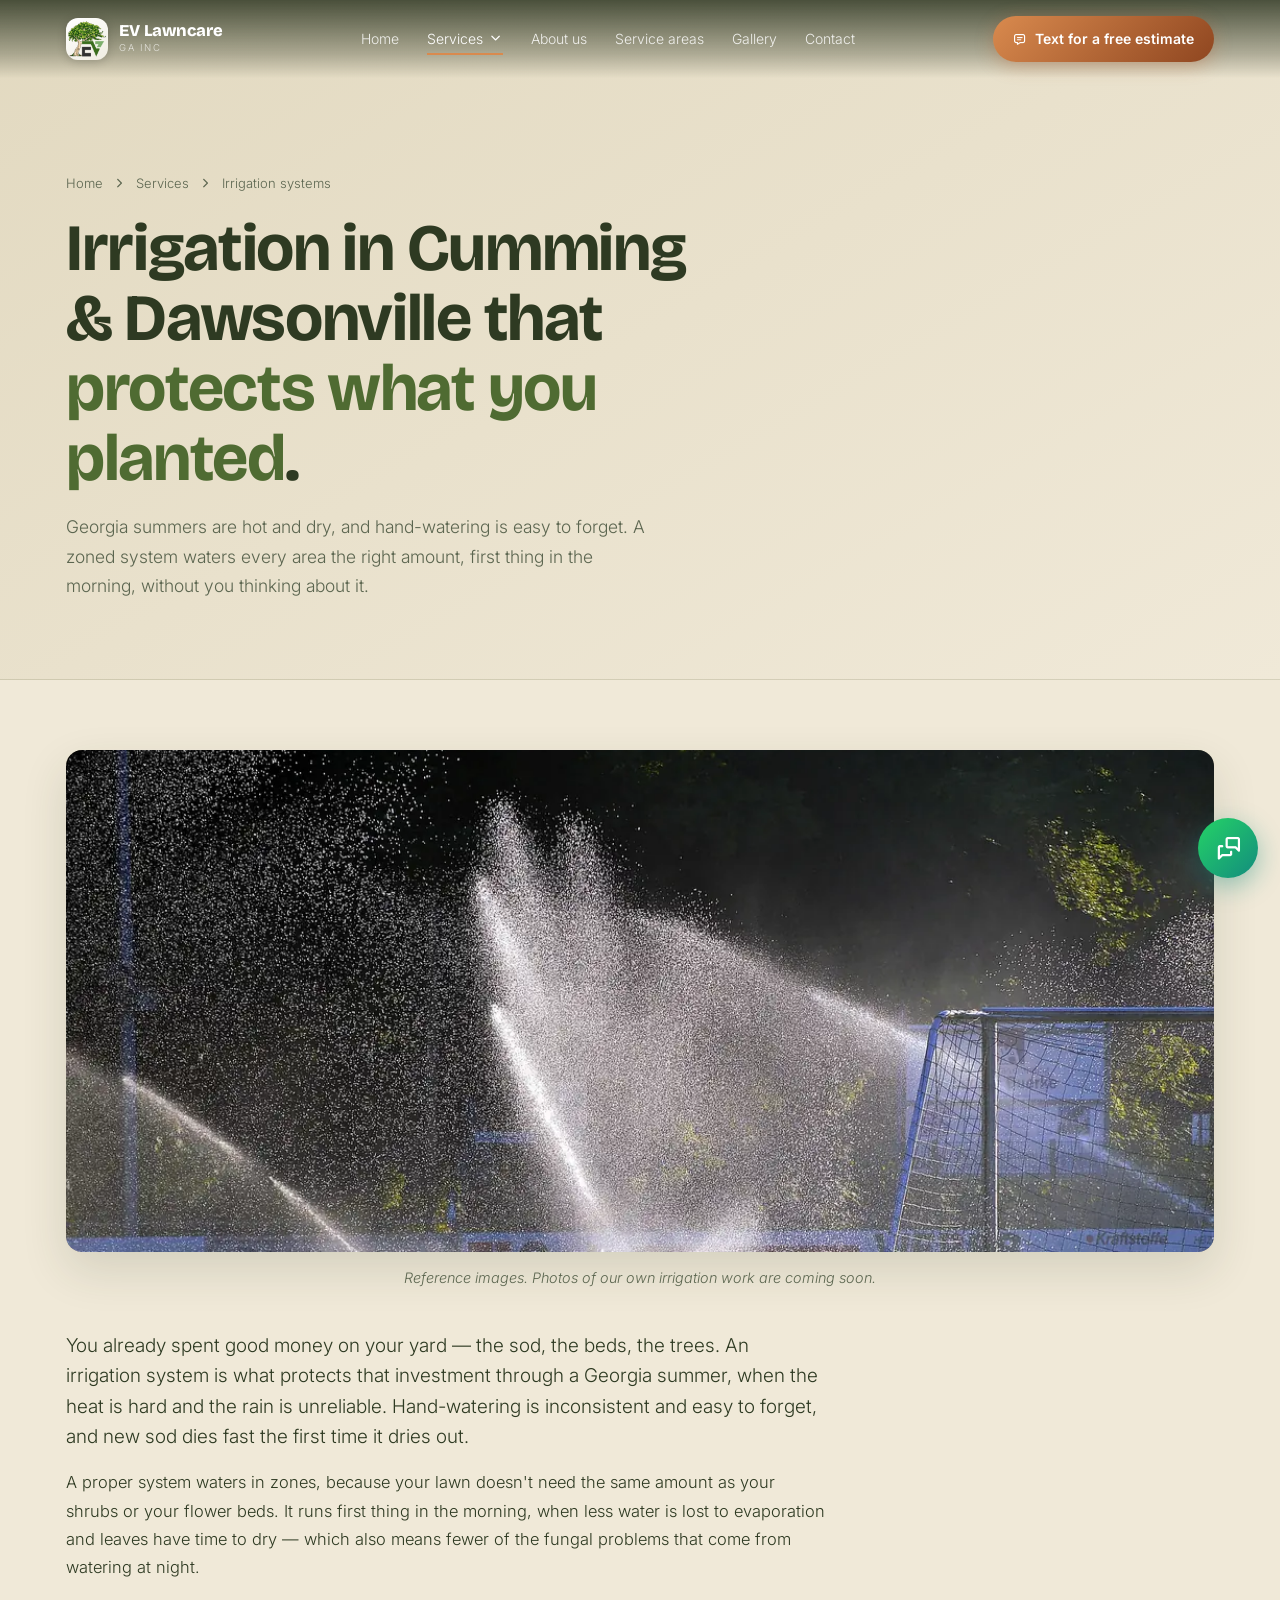
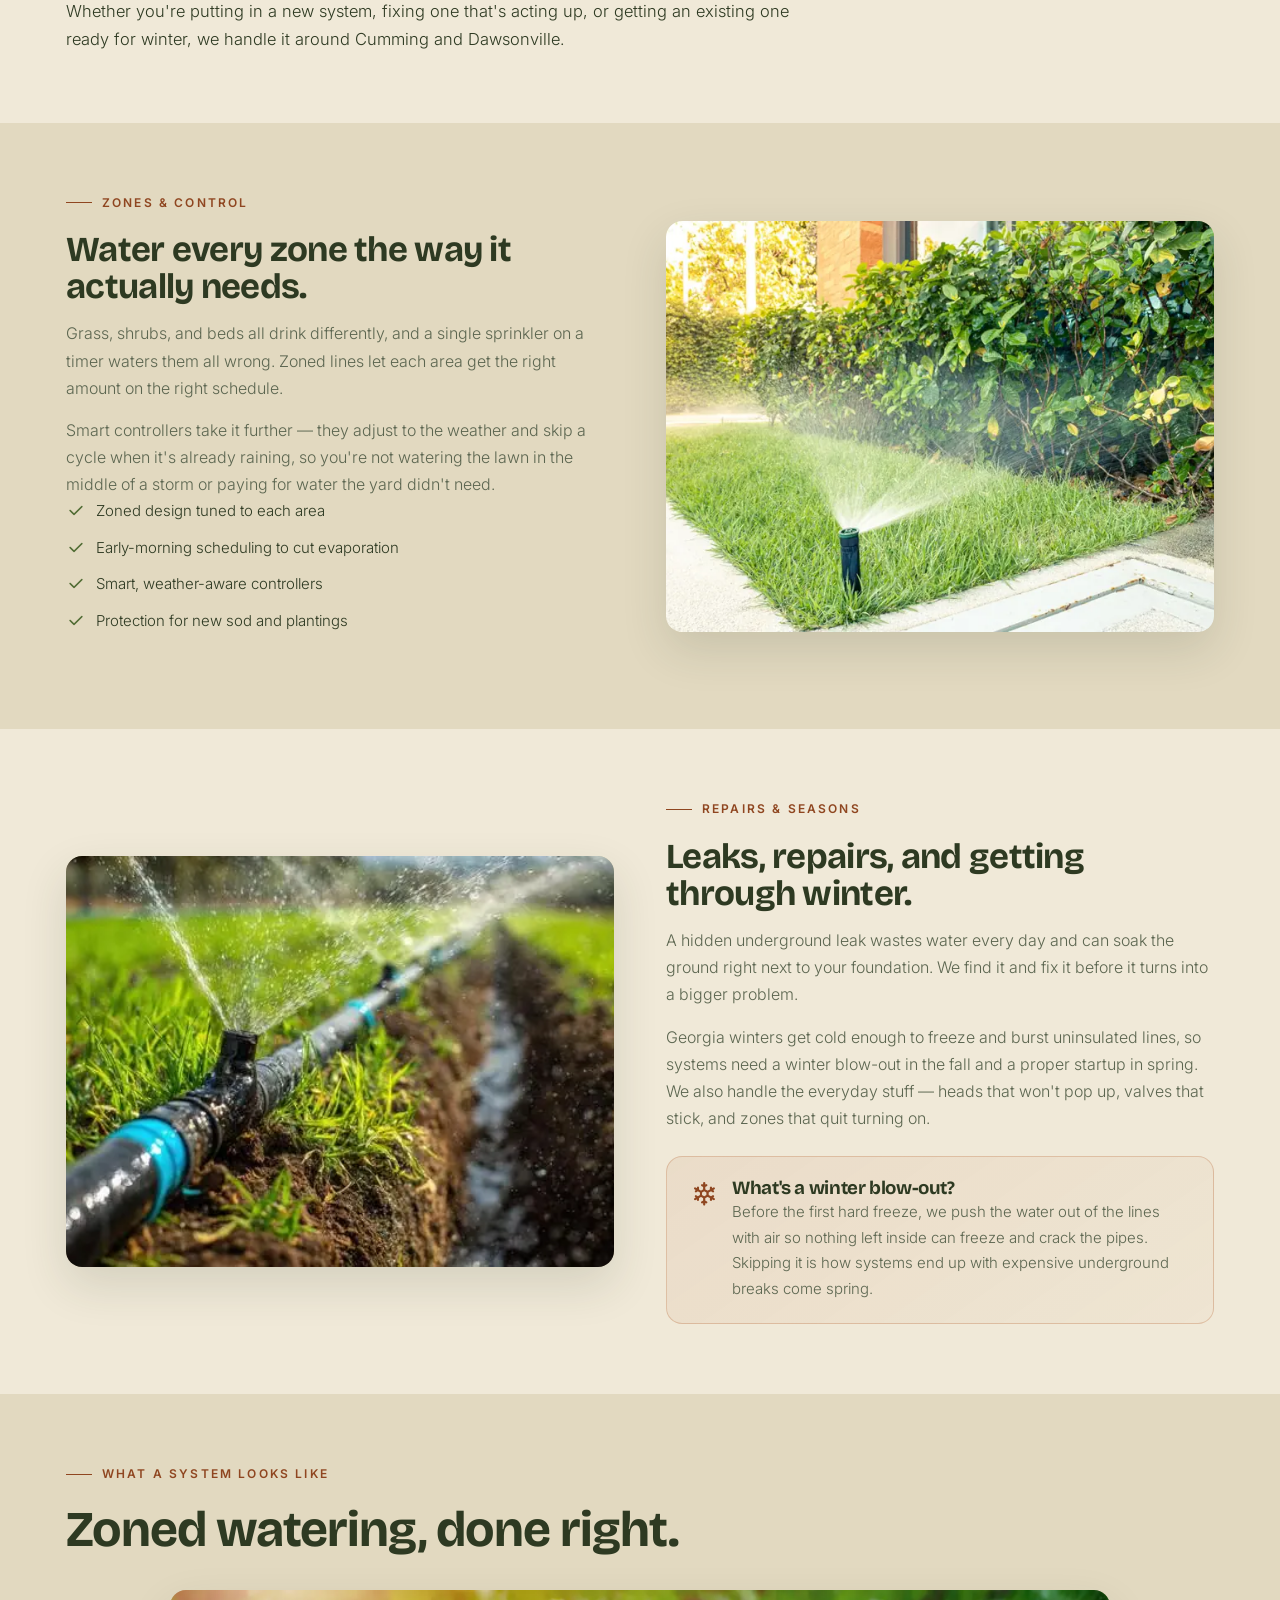
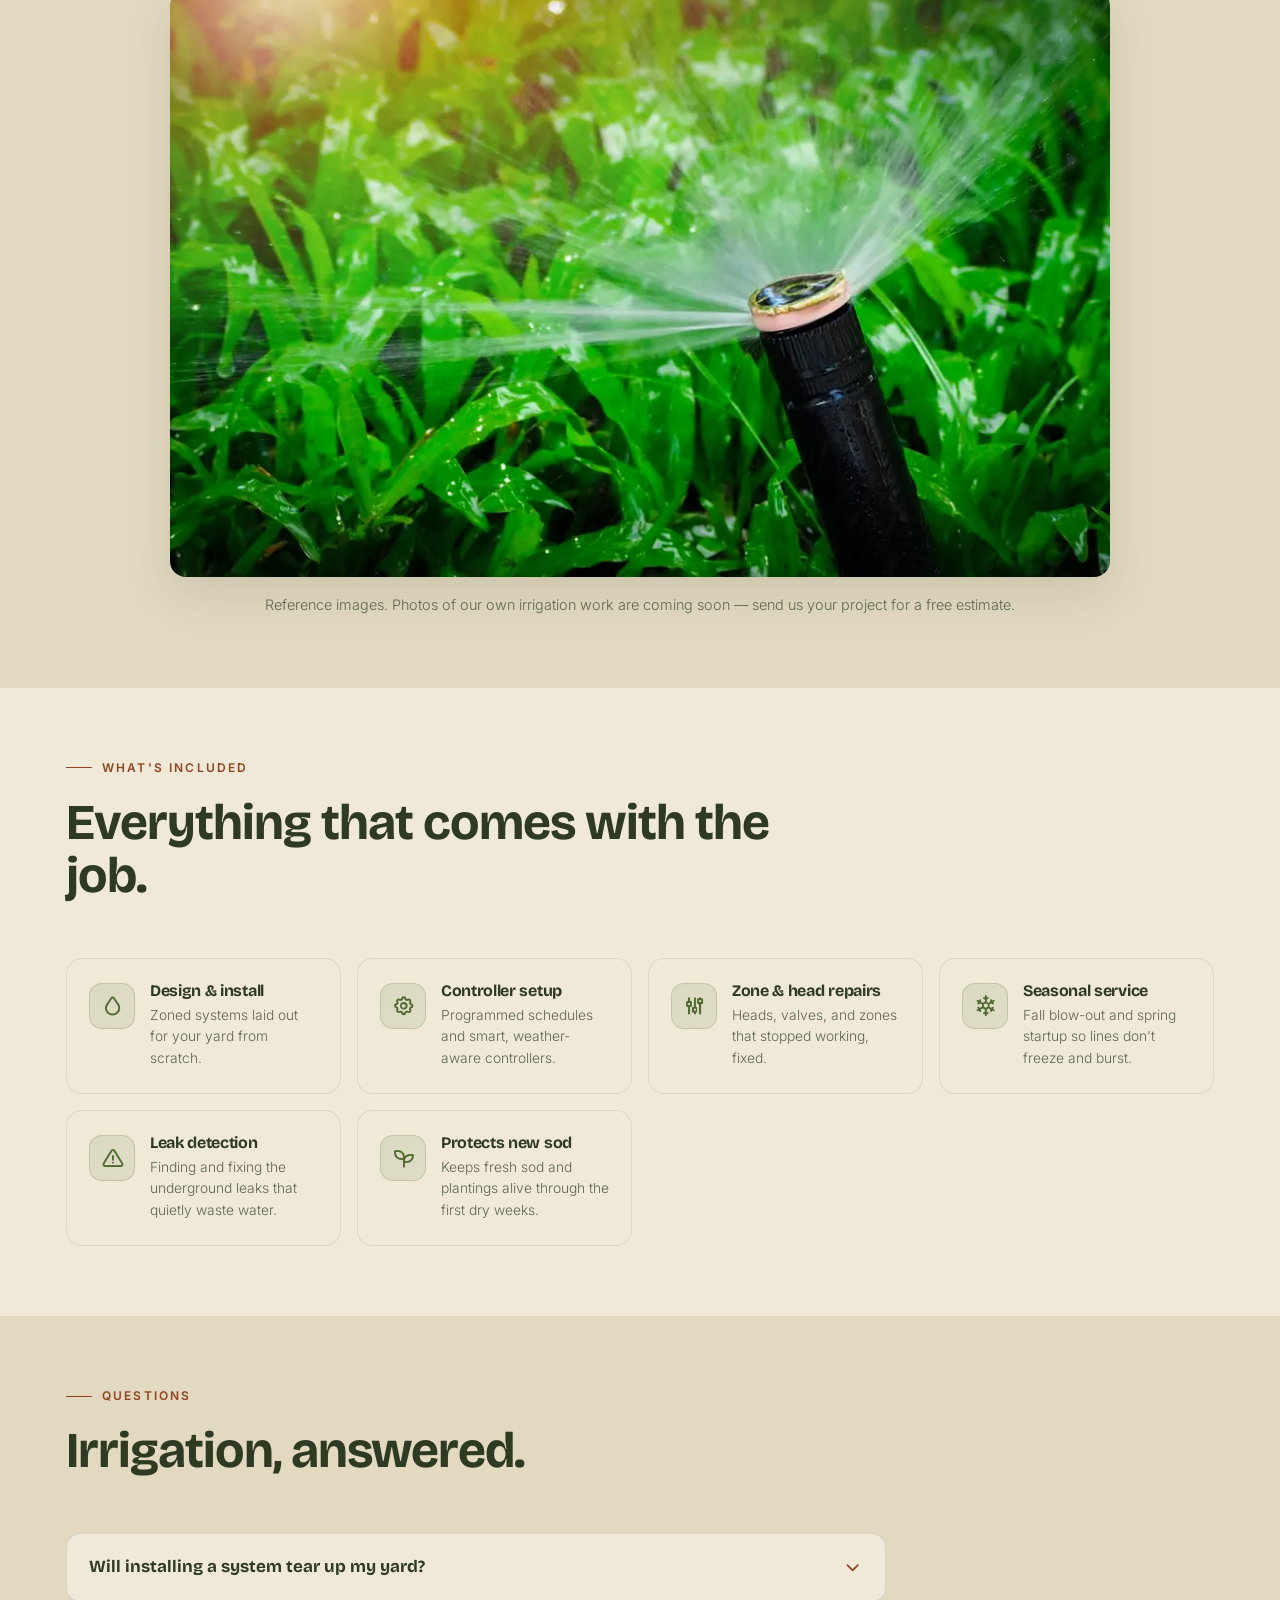
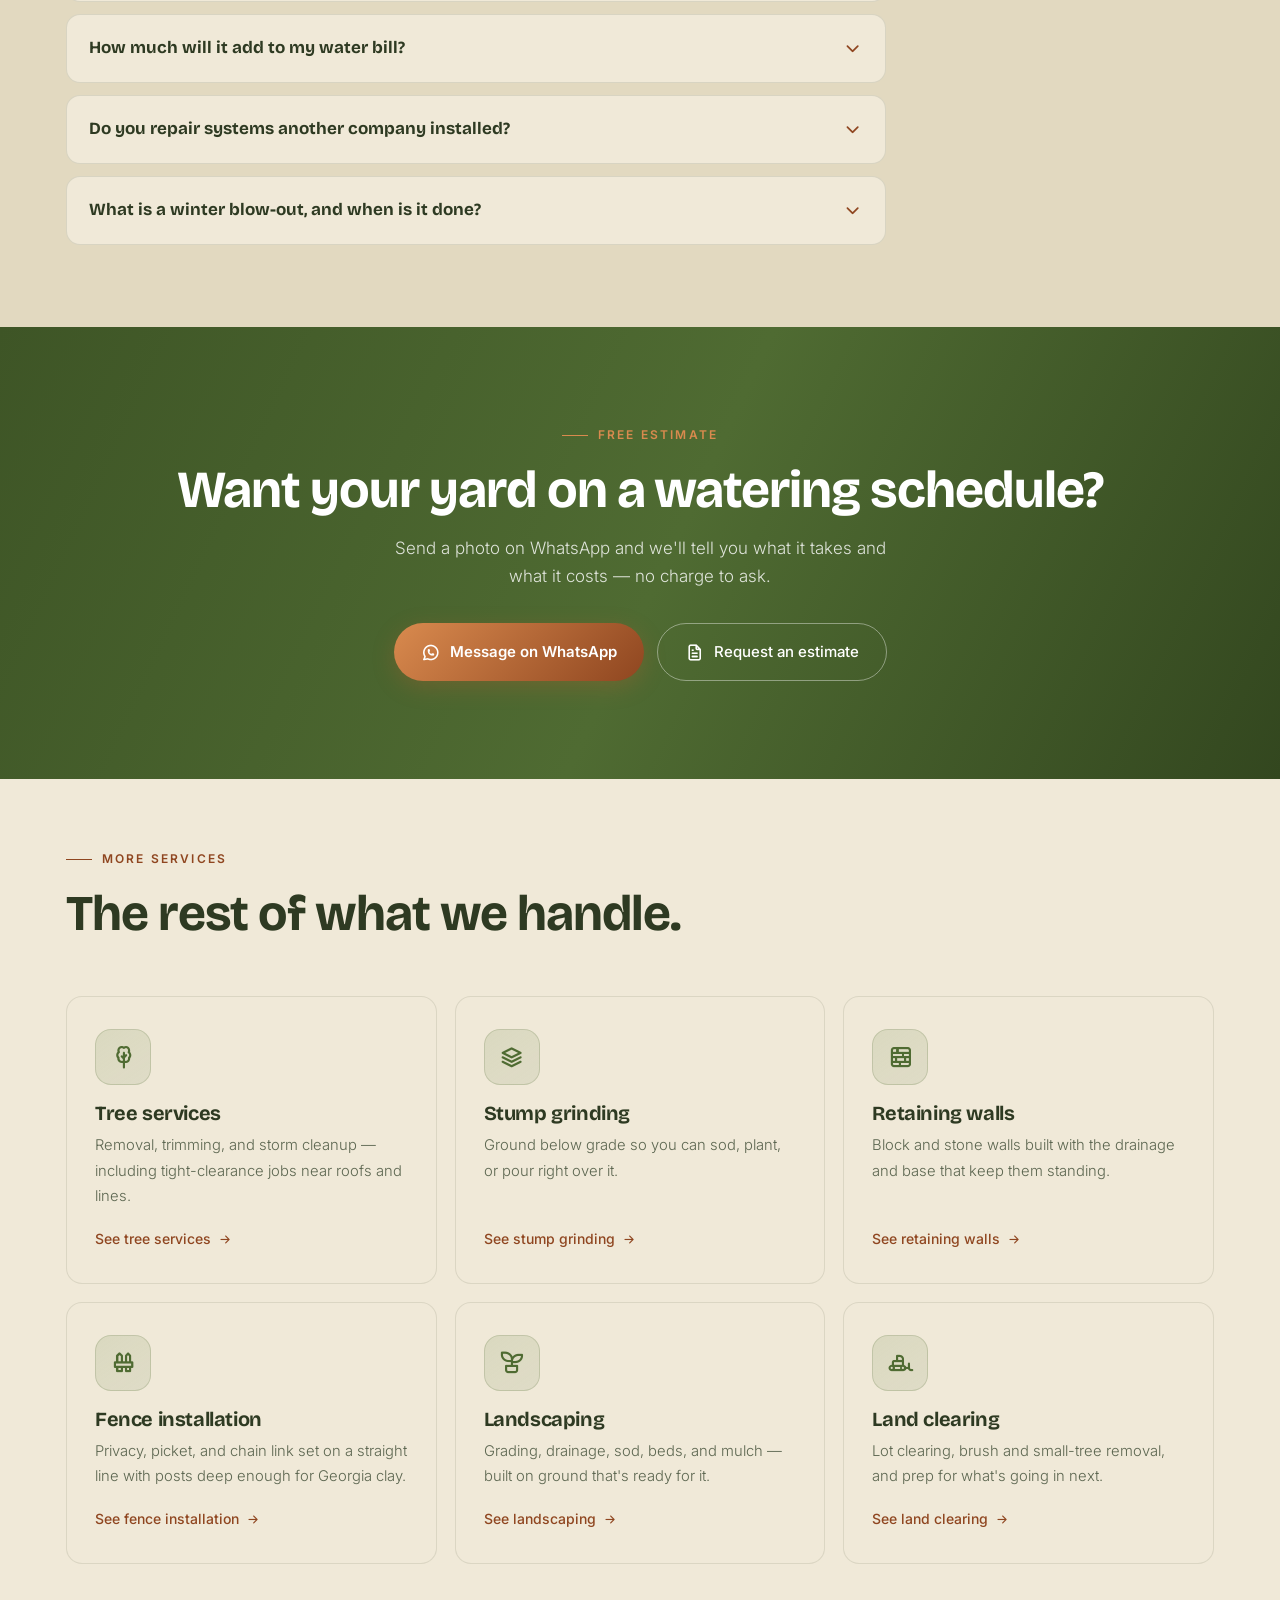
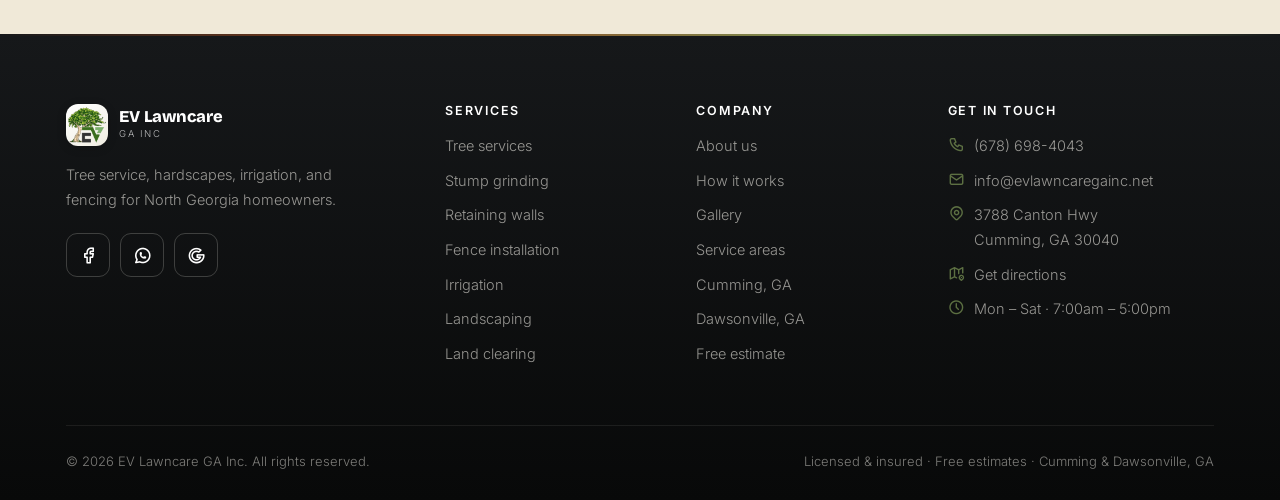
<file: services/irrigation-systems.html>
<!DOCTYPE html>
<html lang="en">
<head>
<meta charset="UTF-8">
<meta name="viewport" content="width=device-width, initial-scale=1.0">
<link rel="icon" type="image/png" sizes="32x32" href="../assets/img/favicon-32.png">
<link rel="icon" type="image/png" sizes="16x16" href="../assets/img/favicon-16.png">
<link rel="apple-touch-icon" href="../assets/img/apple-touch-icon.png">
<title>Irrigation Systems in Cumming &amp; Dawsonville | EV Lawncare</title>
<meta name="description" content="Irrigation systems in Cumming and Dawsonville, GA. Zoned installs, smart controllers, leak detection, repairs, and seasonal winterizing and startup. Free estimates.">
<link rel="preconnect" href="https://fonts.googleapis.com">
<link rel="preconnect" href="https://fonts.gstatic.com" crossorigin>
<link href="https://fonts.googleapis.com/css2?family=Bricolage+Grotesque:opsz,wght@12..96,400;12..96,500;12..96,700;12..96,800&family=Inter:wght@300;400;500;600&display=swap" rel="stylesheet">
<link rel="stylesheet" href="../assets/styles.css">
<!-- SEO -->
<link rel="canonical" href="https://evlawncaregainc.net/services/irrigation-systems.html">
<meta property="og:site_name" content="EV Lawncare GA Inc">
<meta property="og:type" content="website">
<meta property="og:title" content="Irrigation Systems in Cumming &amp; Dawsonville, GA — Install, Repair &amp; Winterizing | EV Lawncare GA">
<meta property="og:description" content="Irrigation systems in Cumming and Dawsonville, GA. Zoned installs, smart controllers, leak detection, repairs, and seasonal winterizing and startup. Free estimates.">
<meta property="og:url" content="https://evlawncaregainc.net/services/irrigation-systems.html">
<meta property="og:image" content="https://evlawncaregainc.net/assets/img/og/og-irrigation.jpg">
<meta property="og:image:width" content="1200">
<meta property="og:image:height" content="630">
<meta property="og:locale" content="en_US">
<meta name="twitter:card" content="summary_large_image">
<meta name="twitter:title" content="Irrigation Systems in Cumming &amp; Dawsonville, GA — Install, Repair &amp; Winterizing | EV Lawncare GA">
<meta name="twitter:description" content="Irrigation systems in Cumming and Dawsonville, GA. Zoned installs, smart controllers, leak detection, repairs, and seasonal winterizing and startup. Free estimates.">
<meta name="twitter:image" content="https://evlawncaregainc.net/assets/img/og/og-irrigation.jpg">
<script type="application/ld+json">
{
 "@context": "https://schema.org",
 "@graph": [
  {
   "@type": [
    "LocalBusiness",
    "HomeAndConstructionBusiness"
   ],
   "@id": "https://evlawncaregainc.net/#business",
   "name": "EV Lawncare GA Inc",
   "url": "https://evlawncaregainc.net/",
   "image": "https://evlawncaregainc.net/assets/img/og/og-home.jpg",
   "telephone": "+1-678-698-4043",
   "email": "info@evlawncaregainc.net",
   "priceRange": "$$",
   "address": {
    "@type": "PostalAddress",
    "streetAddress": "3788 Canton Hwy",
    "addressLocality": "Cumming",
    "addressRegion": "GA",
    "postalCode": "30040",
    "addressCountry": "US"
   },
   "geo": {
    "@type": "GeoCoordinates",
    "latitude": 34.2073,
    "longitude": -84.1402
   },
   "areaServed": [
    {
     "@type": "City",
     "name": "Cumming, GA"
    },
    {
     "@type": "City",
     "name": "Dawsonville, GA"
    },
    {
     "@type": "AdministrativeArea",
     "name": "Forsyth County, GA"
    },
    {
     "@type": "AdministrativeArea",
     "name": "Dawson County, GA"
    }
   ],
   "openingHoursSpecification": [
    {
     "@type": "OpeningHoursSpecification",
     "dayOfWeek": [
      "Monday",
      "Tuesday",
      "Wednesday",
      "Thursday",
      "Friday",
      "Saturday"
     ],
     "opens": "07:00",
     "closes": "17:00"
    }
   ],
   "sameAs": [
    "https://www.facebook.com/evlawncaregainc",
    "https://www.google.com/maps/place/?cid=15132349286849089629"
   ],
   "description": "Insured tree service, stump grinding, retaining walls, fence installation, irrigation, landscaping, and land clearing for homeowners in Cumming and Dawsonville, Georgia.",
   "hasOfferCatalog": {
    "@type": "OfferCatalog",
    "name": "Services",
    "itemListElement": [
     {
      "@type": "Offer",
      "url": "https://evlawncaregainc.net/services/tree-services.html",
      "itemOffered": {
       "@type": "Service",
       "name": "Tree services"
      }
     },
     {
      "@type": "Offer",
      "url": "https://evlawncaregainc.net/services/stump-grinding.html",
      "itemOffered": {
       "@type": "Service",
       "name": "Stump grinding"
      }
     },
     {
      "@type": "Offer",
      "url": "https://evlawncaregainc.net/services/retaining-walls.html",
      "itemOffered": {
       "@type": "Service",
       "name": "Retaining walls"
      }
     },
     {
      "@type": "Offer",
      "url": "https://evlawncaregainc.net/services/fence-installation.html",
      "itemOffered": {
       "@type": "Service",
       "name": "Fence installation"
      }
     },
     {
      "@type": "Offer",
      "url": "https://evlawncaregainc.net/services/irrigation-systems.html",
      "itemOffered": {
       "@type": "Service",
       "name": "Irrigation systems"
      }
     },
     {
      "@type": "Offer",
      "url": "https://evlawncaregainc.net/services/landscaping.html",
      "itemOffered": {
       "@type": "Service",
       "name": "Landscaping"
      }
     },
     {
      "@type": "Offer",
      "url": "https://evlawncaregainc.net/services/land-clearing.html",
      "itemOffered": {
       "@type": "Service",
       "name": "Land clearing"
      }
     }
    ]
   }
  },
  {
   "@type": "Service",
   "name": "Irrigation Systems",
   "serviceType": "Irrigation install, repair and winterizing",
   "description": "Irrigation systems in Cumming and Dawsonville, GA. Zoned installs, smart controllers, leak detection, repairs, and seasonal winterizing and startup. Free estimates.",
   "provider": {
    "@id": "https://evlawncaregainc.net/#business"
   },
   "areaServed": [
    {
     "@type": "City",
     "name": "Cumming, GA"
    },
    {
     "@type": "City",
     "name": "Dawsonville, GA"
    }
   ],
   "url": "https://evlawncaregainc.net/services/irrigation-systems.html"
  },
  {
   "@type": "FAQPage",
   "mainEntity": [
    {
     "@type": "Question",
     "name": "Will installing a system tear up my yard?",
     "acceptedAnswer": {
      "@type": "Answer",
      "text": "There's some digging to run the lines, but far less than people expect - it's trenched narrow and backfilled, and the grass recovers quickly. We plan the layout to disturb as little of the established lawn as possible."
     }
    },
    {
     "@type": "Question",
     "name": "How much will it add to my water bill?",
     "acceptedAnswer": {
      "@type": "Answer",
      "text": "A well-zoned system watering early in the morning is usually more efficient than hand-watering or one sprinkler running long - you water only what needs it, only when it needs it. A smart controller trims it further by skipping the days it rains."
     }
    },
    {
     "@type": "Question",
     "name": "Do you repair systems another company installed?",
     "acceptedAnswer": {
      "@type": "Answer",
      "text": "Yes. We work on existing systems all the time - heads, valves, controllers, and zones that quit - no matter who put it in originally. Send a photo of the controller and the trouble spot and we'll take it from there."
     }
    },
    {
     "@type": "Question",
     "name": "What is a winter blow-out, and when is it done?",
     "acceptedAnswer": {
      "@type": "Answer",
      "text": "It's clearing the water out of the lines with air before the first hard freeze, so nothing inside can freeze and crack the pipes. It's done in the fall, paired with a startup in spring once the freeze risk has passed."
     }
    }
   ]
  },
  {
   "@type": "BreadcrumbList",
   "itemListElement": [
    {
     "@type": "ListItem",
     "position": 1,
     "name": "Home",
     "item": "https://evlawncaregainc.net/"
    },
    {
     "@type": "ListItem",
     "position": 2,
     "name": "Services",
     "item": "https://evlawncaregainc.net/services.html"
    },
    {
     "@type": "ListItem",
     "position": 3,
     "name": "Irrigation Systems",
     "item": "https://evlawncaregainc.net/services/irrigation-systems.html"
    }
   ]
  }
 ]
}
</script>
<!-- Google Analytics 4 (GA4) — reemplaza G-ZB6JL4V24F por el ID real de tu propiedad (Measurement ID). Debe ser identico en todas las paginas para que un find & replace del ID funcione de una. -->
<script async src="https://www.googletagmanager.com/gtag/js?id=G-ZB6JL4V24F"></script>
<script>
  window.dataLayer = window.dataLayer || [];
  function gtag(){dataLayer.push(arguments);}
  gtag('js', new Date());
  gtag('config', 'G-ZB6JL4V24F');
</script>
</head>
<body>
<nav class="nav solid" id="nav">
  <div class="wrap nav-inner">
    <a href="../index.html" class="brand">
      <div class="brand-mark"><img src="../assets/img/logo-mark.png" alt="" width="128" height="128"></div>
      <div>
        <div class="brand-name notranslate" translate="no">EV Lawncare</div>
        <div class="brand-sub notranslate" translate="no">GA Inc</div>
      </div>
    </a>
    <div class="nav-links">
      <a href="../index.html">Home</a>
      <div class="nav-drop" data-drop>
        <a href="../services.html" class="nav-drop-toggle on" aria-haspopup="true" aria-expanded="false">Services <i class="ti ti-chevron-down"></i></a>
        <div class="nav-drop-menu" role="menu">
          <a role="menuitem" href="tree-services.html"><i class="ti ti-tree"></i> Tree services</a>
          <a role="menuitem" href="stump-grinding.html"><i class="ti ti-stack-2"></i> Stump grinding</a>
          <a role="menuitem" href="retaining-walls.html"><i class="ti ti-wall"></i> Retaining walls</a>
          <a role="menuitem" href="fence-installation.html"><i class="ti ti-fence"></i> Fence installation</a>
          <a role="menuitem" href="irrigation-systems.html" class="on"><i class="ti ti-droplet"></i> Irrigation systems</a>
          <a role="menuitem" href="landscaping.html"><i class="ti ti-plant"></i> Landscaping</a>
          <a role="menuitem" href="land-clearing.html"><i class="ti ti-bulldozer"></i> Land clearing</a>
          <a href="../services.html" class="nav-drop-all">See all services <i class="ti ti-arrow-right"></i></a>
        </div>
      </div>
      <a href="../about.html">About us</a>
      <a href="../index.html#areas">Service areas</a>
      <a href="../gallery.html">Gallery</a>
      <a href="../contact.html">Contact</a>
    </div>
    <a href="sms:6786984043" class="nav-cta"><i class="ti ti-message"></i> <span class="cta-lg">Text for a free estimate</span><span class="cta-sm">Free estimate</span></a>
    <button class="nav-toggle" aria-label="Open menu" aria-expanded="false"><i class="ti ti-menu-2"></i></button>
  </div>
</nav>

<header class="pagehead">
  <div class="wrap">
    <div class="crumbs"><a href="../index.html">Home</a> <i class="ti ti-chevron-right"></i> <a href="../services.html">Services</a> <i class="ti ti-chevron-right"></i> Irrigation systems</div>
    <h1>Irrigation in Cumming &amp; Dawsonville that <em>protects what you planted</em>.</h1>
    <p>Georgia summers are hot and dry, and hand-watering is easy to forget. A zoned system waters every area the right amount, first thing in the morning, without you thinking about it.</p>
  </div>
</header>

<main>
<!-- ============================================================================
     ⚠️  IMÁGENES TEMPORALES / STOCK EN ESTA PÁGINA — NO PUBLICAR EN PRODUCCIÓN  ⚠️
     ----------------------------------------------------------------------------
     TODAS las fotos de irrigation (assets/img/irrigation/TEMP-irrigation-*.webp),
     tanto en la foto de apertura como en los bloques y la imagen del final, son
     IMÁGENES DE STOCK SIN LICENCIA usadas SOLO como marcador temporal. NO son
     trabajos reales de EV Lawncare y NO pueden quedar en producción.
     ANTES de migrar a SiteGround: reemplazar por fotos reales de EV y quitar el
     prefijo TEMP-. Ver IMAGENES-TEMPORALES.md en la raíz.
     ============================================================================ -->
<section class="sec sec-tight">
  <div class="wrap">
    <div class="svc-hero-photo reveal">
      <img src="../assets/img/irrigation/TEMP-irrigation-02-md.webp" srcset="../assets/img/irrigation/TEMP-irrigation-02-sm.webp 700w, ../assets/img/irrigation/TEMP-irrigation-02-md.webp 1100w" sizes="100vw" alt="Irrigation sprinklers watering a green field (reference image)" decoding="async">
    </div>
    <p class="reveal" style="max-width:760px;margin:14px auto 0;text-align:center;color:var(--ink-soft);font-size:.9rem;font-style:italic">Reference images. Photos of our own irrigation work are coming soon.</p>
    <div class="svc-lede reveal">
      <p>You already spent good money on your yard — the sod, the beds, the trees. An irrigation system is what protects that investment through a Georgia summer, when the heat is hard and the rain is unreliable. Hand-watering is inconsistent and easy to forget, and new sod dies fast the first time it dries out.</p>
      <p>A proper system waters in zones, because your lawn doesn't need the same amount as your shrubs or your flower beds. It runs first thing in the morning, when less water is lost to evaporation and leaves have time to dry — which also means fewer of the fungal problems that come from watering at night.</p>
      <p>Whether you're putting in a new system, fixing one that's acting up, or getting an existing one ready for winter, we handle it around Cumming and Dawsonville.</p>
    </div>
  </div>
</section>

<section class="sec sec-tight sec-sand">
  <div class="wrap">
    <div class="split">
      <div class="feat-copy reveal">
        <div class="eyebrow">Zones &amp; control</div>
        <h2>Water every zone the way it actually needs.</h2>
        <p>Grass, shrubs, and beds all drink differently, and a single sprinkler on a timer waters them all wrong. Zoned lines let each area get the right amount on the right schedule.</p>
        <p>Smart controllers take it further — they adjust to the weather and skip a cycle when it's already raining, so you're not watering the lawn in the middle of a storm or paying for water the yard didn't need.</p>
        <ul class="svc-points">
          <li><i class="ti ti-check"></i> Zoned design tuned to each area</li>
          <li><i class="ti ti-check"></i> Early-morning scheduling to cut evaporation</li>
          <li><i class="ti ti-check"></i> Smart, weather-aware controllers</li>
          <li><i class="ti ti-check"></i> Protection for new sod and plantings</li>
        </ul>
      </div>
      <div class="feat-photo reveal">
        <img src="../assets/img/irrigation/TEMP-irrigation-03-md.webp" srcset="../assets/img/irrigation/TEMP-irrigation-03-sm.webp 700w, ../assets/img/irrigation/TEMP-irrigation-03-md.webp 1100w" sizes="(max-width:900px) 100vw, 50vw" alt="Pop-up sprinkler head watering grass by a walkway (reference image)" decoding="async" loading="lazy">
      </div>
    </div>
  </div>
</section>

<section class="sec sec-tight">
  <div class="wrap">
    <div class="split">
      <div class="feat-photo reveal">
        <img src="../assets/img/irrigation/TEMP-irrigation-01-md.webp" srcset="../assets/img/irrigation/TEMP-irrigation-01-sm.webp 700w, ../assets/img/irrigation/TEMP-irrigation-01-md.webp 1100w" sizes="(max-width:900px) 100vw, 50vw" alt="Drip irrigation watering rows of plants (reference image)" decoding="async" loading="lazy">
      </div>
      <div class="feat-copy reveal">
        <div class="eyebrow">Repairs &amp; seasons</div>
        <h2>Leaks, repairs, and getting through winter.</h2>
        <p>A hidden underground leak wastes water every day and can soak the ground right next to your foundation. We find it and fix it before it turns into a bigger problem.</p>
        <p>Georgia winters get cold enough to freeze and burst uninsulated lines, so systems need a winter blow-out in the fall and a proper startup in spring. We also handle the everyday stuff — heads that won't pop up, valves that stick, and zones that quit turning on.</p>
        <div class="callout">
          <i class="ti ti-snowflake"></i>
          <div>
            <h3>What's a winter blow-out?</h3>
            <p>Before the first hard freeze, we push the water out of the lines with air so nothing left inside can freeze and crack the pipes. Skipping it is how systems end up with expensive underground breaks come spring.</p>
          </div>
        </div>
      </div>
    </div>
  </div>
</section>

<section class="sec sec-tight sec-sand">
  <div class="wrap svc-gallery">
    <div class="sec-head reveal" style="margin-bottom:34px">
      <div class="eyebrow">What a system looks like</div>
      <h2>Zoned watering, done right.</h2>
    </div>
    <!-- TEMP STOCK placeholder — reemplazar por foto real antes de producción (ver IMAGENES-TEMPORALES.md) -->
    <div class="svc-single reveal">
      <img src="../assets/img/irrigation/TEMP-irrigation-04-md.webp" srcset="../assets/img/irrigation/TEMP-irrigation-04-sm.webp 700w, ../assets/img/irrigation/TEMP-irrigation-04-md.webp 1100w" sizes="(max-width:600px) 100vw, 940px" alt="Close-up of an automatic lawn sprinkler running (reference image)" decoding="async" loading="lazy">
    </div>
    <p class="reveal" style="text-align:center;color:var(--ink-soft);font-size:.9rem;margin-top:16px">Reference images. Photos of our own irrigation work are coming soon — <a href="../contact.html">send us your project</a> for a free estimate.</p>
  </div>
</section>

<section class="sec sec-tight">
  <div class="wrap">
    <div class="sec-head reveal">
      <div class="eyebrow">What's included</div>
      <h2>Everything that comes with the job.</h2>
    </div>
    <div class="incl-grid">
      <div class="incl reveal"><div class="incl-ic"><i class="ti ti-droplet"></i></div><div><h3>Design &amp; install</h3><p>Zoned systems laid out for your yard from scratch.</p></div></div>
      <div class="incl reveal"><div class="incl-ic"><i class="ti ti-settings"></i></div><div><h3>Controller setup</h3><p>Programmed schedules and smart, weather-aware controllers.</p></div></div>
      <div class="incl reveal"><div class="incl-ic"><i class="ti ti-adjustments-alt"></i></div><div><h3>Zone &amp; head repairs</h3><p>Heads, valves, and zones that stopped working, fixed.</p></div></div>
      <div class="incl reveal"><div class="incl-ic"><i class="ti ti-snowflake"></i></div><div><h3>Seasonal service</h3><p>Fall blow-out and spring startup so lines don't freeze and burst.</p></div></div>
      <div class="incl reveal"><div class="incl-ic"><i class="ti ti-alert-triangle"></i></div><div><h3>Leak detection</h3><p>Finding and fixing the underground leaks that quietly waste water.</p></div></div>
      <div class="incl reveal"><div class="incl-ic"><i class="ti ti-seeding"></i></div><div><h3>Protects new sod</h3><p>Keeps fresh sod and plantings alive through the first dry weeks.</p></div></div>
    </div>
  </div>
</section>

<section class="sec sec-tight sec-sand">
  <div class="wrap">
    <div class="sec-head reveal">
      <div class="eyebrow">Questions</div>
      <h2>Irrigation, answered.</h2>
    </div>
    <div class="faq reveal">
      <details>
        <summary>Will installing a system tear up my yard? <i class="ti ti-chevron-down"></i></summary>
        <div class="faq-a">There's some digging to run the lines, but far less than people expect — it's trenched narrow and backfilled, and the grass recovers quickly. We plan the layout to disturb as little of the established lawn as possible.</div>
      </details>
      <details>
        <summary>How much will it add to my water bill? <i class="ti ti-chevron-down"></i></summary>
        <div class="faq-a">A well-zoned system watering early in the morning is usually more efficient than hand-watering or one sprinkler running long — you water only what needs it, only when it needs it. A smart controller trims it further by skipping the days it rains.</div>
      </details>
      <details>
        <summary>Do you repair systems another company installed? <i class="ti ti-chevron-down"></i></summary>
        <div class="faq-a">Yes. We work on existing systems all the time — heads, valves, controllers, and zones that quit — no matter who put it in originally. Send a photo of the controller and the trouble spot and we'll take it from there.</div>
      </details>
      <details>
        <summary>What is a winter blow-out, and when is it done? <i class="ti ti-chevron-down"></i></summary>
        <div class="faq-a">It's clearing the water out of the lines with air before the first hard freeze, so nothing inside can freeze and crack the pipes. It's done in the fall, paired with a startup in spring once the freeze risk has passed.</div>
      </details>
    </div>
  </div>
</section>

<section class="cta-band">
  <div class="wrap reveal">
    <div class="eyebrow">Free estimate</div>
    <h2>Want your yard on a watering schedule?</h2>
    <p>Send a photo on WhatsApp and we'll tell you what it takes and what it costs — no charge to ask.</p>
    <div class="cta-actions">
      <a href="https://wa.me/16786984043" class="btn btn-clay"><i class="ti ti-brand-whatsapp"></i> Message on WhatsApp</a>
      <a href="../contact.html" class="btn btn-outline"><i class="ti ti-file-text"></i> Request an estimate</a>
    </div>
  </div>
</section>

<section class="sec sec-tight">
  <div class="wrap">
    <div class="sec-head reveal">
      <div class="eyebrow">More services</div>
      <h2>The rest of what we handle.</h2>
    </div>
    <div class="svc-cards" data-current="irrigation-systems"></div>
  </div>
</section>

<!-- Botonera flotante de contacto (desplegable) -->
<div class="cdock" id="cdock">
  <div class="cdock-items">
    <a class="cdock-btn cd-wa" href="https://wa.me/16786984043" data-label="WhatsApp" aria-label="Message us on WhatsApp"><i class="ti ti-brand-whatsapp" aria-hidden="true"></i></a>
    <a class="cdock-btn cd-call" href="tel:6786984043" data-label="Call" aria-label="Call (678) 698-4043"><i class="ti ti-phone" aria-hidden="true"></i></a>
    <a class="cdock-btn cd-mail" href="mailto:info@evlawncaregainc.net" data-label="Email" aria-label="Email us"><i class="ti ti-mail" aria-hidden="true"></i></a>
    <a class="cdock-btn cd-fb" href="https://www.facebook.com/evlawncaregainc" target="_blank" rel="noopener noreferrer" data-label="Facebook" aria-label="Visit our Facebook page"><i class="ti ti-brand-facebook" aria-hidden="true"></i></a>
    <a class="cdock-btn cd-gg" href="https://www.google.com/maps/place/?cid=15132349286849089629" target="_blank" rel="noopener noreferrer" data-label="Reviews" aria-label="EV Lawncare on Google"><i class="ti ti-brand-google" aria-hidden="true"></i></a>
    <a class="cdock-btn cd-dir" href="https://www.google.com/maps/dir/?api=1&amp;destination=3788+Canton+Hwy%2C+Cumming%2C+GA+30040" target="_blank" rel="noopener noreferrer" data-label="Directions" aria-label="Get directions"><i class="ti ti-map-2" aria-hidden="true"></i></a>
  </div>
  <button class="cdock-toggle" type="button" aria-expanded="false" aria-controls="cdock" aria-label="Open contact options"><i class="ti ti-messages cdock-i-open" aria-hidden="true"></i><i class="ti ti-x cdock-i-close" aria-hidden="true"></i></button>
</div>
</main>
<footer class="footer">
  <div class="wrap">
    <div class="foot-grid">
      <div class="foot-brand">
        <a href="../index.html" class="brand">
          <div class="brand-mark"><img src="../assets/img/logo-mark.png" alt="" width="128" height="128"></div>
          <div><div class="brand-name notranslate" translate="no">EV Lawncare</div><div class="brand-sub notranslate" translate="no">GA Inc</div></div>
        </a>
        <p>Tree service, hardscapes, irrigation, and fencing for North Georgia homeowners.</p>
        <div class="foot-social">
          <a href="https://www.facebook.com/evlawncaregainc" target="_blank" rel="noopener noreferrer" aria-label="Facebook"><i class="ti ti-brand-facebook"></i></a>
          <a href="https://wa.me/16786984043" aria-label="WhatsApp"><i class="ti ti-brand-whatsapp"></i></a>
          <a href="https://www.google.com/maps/place/?cid=15132349286849089629" target="_blank" rel="noopener noreferrer" aria-label="EV Lawncare on Google"><i class="ti ti-brand-google"></i></a>
        </div>
      </div>
      <div class="foot-col">
        <h2>Services</h2>
        <ul>
          <li><a href="tree-services.html">Tree services</a></li>
          <li><a href="stump-grinding.html">Stump grinding</a></li>
          <li><a href="retaining-walls.html">Retaining walls</a></li>
          <li><a href="fence-installation.html">Fence installation</a></li>
          <li><a href="irrigation-systems.html">Irrigation</a></li>
          <li><a href="landscaping.html">Landscaping</a></li>
          <li><a href="land-clearing.html">Land clearing</a></li>
        </ul>
      </div>
      <div class="foot-col">
        <h2>Company</h2>
        <ul>
          <li><a href="../about.html">About us</a></li>
          <li><a href="../index.html#process">How it works</a></li>
          <li><a href="../gallery.html">Gallery</a></li>
          <li><a href="../index.html#areas">Service areas</a></li>
          <li><a href="../cumming-ga.html">Cumming, GA</a></li>
          <li><a href="../dawsonville-ga.html">Dawsonville, GA</a></li>
          <li><a href="../contact.html">Free estimate</a></li>
        </ul>
      </div>
      <div class="foot-col">
        <h2>Get in touch</h2>
        <ul>
          <li><a href="tel:6786984043"><i class="ti ti-phone"></i> (678) 698-4043</a></li>
          <li><a href="mailto:info@evlawncaregainc.net"><i class="ti ti-mail"></i> info@evlawncaregainc.net</a></li>
          <li><span><i class="ti ti-map-pin"></i> 3788 Canton Hwy<br>Cumming, GA 30040</span></li>
          <li><a href="https://www.google.com/maps/dir/?api=1&amp;destination=3788+Canton+Hwy%2C+Cumming%2C+GA+30040" target="_blank" rel="noopener noreferrer"><i class="ti ti-map-2"></i> Get directions</a></li>
          <li><span><i class="ti ti-clock"></i> Mon – Sat · 7:00am – 5:00pm</span></li>
        </ul>
      </div>
    </div>
    <div class="foot-bottom">
      <span>© 2026 <span class="notranslate" translate="no">EV Lawncare GA Inc</span>. All rights reserved.</span>
      <span>Licensed &amp; insured · Free estimates · <span class="notranslate" translate="no">Cumming</span> &amp; <span class="notranslate" translate="no">Dawsonville</span>, GA</span>
    </div>
  </div>
</footer>
<script>
const nav=document.getElementById('nav');
addEventListener('scroll',()=>{nav.classList.toggle('solid',scrollY>60||document.body.dataset.fixednav==='1')});
const io=new IntersectionObserver(es=>{es.forEach(e=>{if(e.isIntersecting){e.target.classList.add('in');io.unobserve(e.target)}})},{threshold:.12});
document.querySelectorAll('.reveal').forEach(el=>io.observe(el));
const IMG_KEY=matchMedia('(max-width: 768px)').matches?'sm':'md';
const RM=matchMedia('(prefers-reduced-motion: reduce)').matches;
document.querySelectorAll('[data-slider]').forEach((sl,idx)=>{
  const slides=[...sl.querySelectorAll('.slide')],dotsBox=sl.querySelector('.slider-dots');
  if(slides.length<2){if(dotsBox)dotsBox.remove();
    new IntersectionObserver(es=>{es.forEach(e=>{if(e.isIntersecting){const img=sl.querySelector('.slide-img');if(img&&img.dataset[IMG_KEY]){const bg=sl.querySelector('.slide-bg');const fill=()=>{if(bg&&!bg.src)bg.src=img.currentSrc||img.src};img.addEventListener('load',fill,{once:true});img.src=img.dataset[IMG_KEY];if(img.complete)fill()}}})},{rootMargin:'300px 0px'}).observe(sl);
    return}
  let cur=0,timer=null;
  function loadSlide(i){
    const s=slides[(i+slides.length)%slides.length],img=s.querySelector('.slide-img');
    if(!img||!img.dataset[IMG_KEY])return;
    const bg=s.querySelector('.slide-bg');
    const fill=()=>{if(bg&&!bg.src)bg.src=img.currentSrc||img.src};
    img.addEventListener('load',fill,{once:true});
    img.src=img.dataset[IMG_KEY];
    delete img.dataset.sm;delete img.dataset.md;
    if(img.complete)fill();
  }
  slides.forEach((_,i)=>{
    const d=document.createElement('div');
    d.className='dot'+(i===0?' on':'');
    d.addEventListener('click',()=>{go(i);restart()});
    dotsBox.appendChild(d);
  });
  const dots=[...dotsBox.children];
  function go(i){
    slides[cur].classList.remove('on');dots[cur].classList.remove('on');
    cur=(i+slides.length)%slides.length;
    slides[cur].classList.add('on');dots[cur].classList.add('on');
    loadSlide(cur);loadSlide(cur+1);loadSlide(cur-1);
  }
  const start=()=>{if(RM)return;if(!timer)timer=setInterval(()=>go(cur+1),3600+idx*220)};
  const stop=()=>{clearInterval(timer);timer=null};
  const restart=()=>{stop();start()};
  let booted=false;
  new IntersectionObserver(es=>{
    es.forEach(e=>{
      if(e.isIntersecting){
        if(!booted){booted=true;loadSlide(0);loadSlide(1)}
        start();
      }else{
        stop();
      }
    });
  },{rootMargin:'300px 0px'}).observe(sl);
  [['prev','chevron-left',-1,'Previous photo'],['next','chevron-right',1,'Next photo']].forEach(([cls,icon,step,label])=>{
    const b=document.createElement('button');
    b.type='button';b.className='slider-arrow '+cls;b.setAttribute('aria-label',label);
    b.innerHTML='<i class="ti ti-'+icon+'"></i>';
    b.addEventListener('click',()=>{go(cur+step);restart()});
    sl.appendChild(b);
  });
  sl.addEventListener('mouseenter',stop);
  sl.addEventListener('mouseleave',start);
  let x0=null;
  sl.addEventListener('touchstart',e=>{x0=e.touches[0].clientX;stop()},{passive:true});
  sl.addEventListener('touchend',e=>{
    if(x0===null)return;
    const dx=e.changedTouches[0].clientX-x0;
    if(Math.abs(dx)>40)go(dx<0?cur+1:cur-1);
    x0=null;start();
  },{passive:true});
});
</script>
<script>
(function(){
  var nav=document.getElementById('nav');
  var t=nav&&nav.querySelector('.nav-toggle');
  if(!t)return;
  t.addEventListener('click',function(){
    var open=nav.classList.toggle('open');
    t.setAttribute('aria-expanded',open?'true':'false');
  });
  var mq=matchMedia('(max-width:900px)');
  nav.querySelectorAll('[data-drop]').forEach(function(drop){
    var dt=drop.querySelector('.nav-drop-toggle');
    if(dt)dt.addEventListener('click',function(e){
      if(mq.matches){e.preventDefault();var o=drop.classList.toggle('open');dt.setAttribute('aria-expanded',o?'true':'false');}
    });
  });
  nav.querySelectorAll('.nav-links a').forEach(function(a){
    a.addEventListener('click',function(){
      if(a.classList.contains('nav-drop-toggle')&&mq.matches)return;
      nav.classList.remove('open');
    });
  });
  document.addEventListener('click',function(e){
    nav.querySelectorAll('[data-drop].open').forEach(function(drop){
      if(!drop.contains(e.target))drop.classList.remove('open');
    });
  });
})();

/* Botonera flotante de contacto: abrir/cerrar (accesible) */
(function(){
  var dock=document.getElementById('cdock');
  if(!dock)return;
  var toggle=dock.querySelector('.cdock-toggle');
  function setOpen(open){
    dock.classList.toggle('open',open);
    toggle.setAttribute('aria-expanded',open?'true':'false');
    toggle.setAttribute('aria-label',open?'Close contact options':'Open contact options');
  }
  toggle.addEventListener('click',function(e){e.stopPropagation();setOpen(!dock.classList.contains('open'));});
  document.addEventListener('click',function(e){if(!dock.contains(e.target))setOpen(false);});
  document.addEventListener('keydown',function(e){if(e.key==='Escape'&&dock.classList.contains('open')){setOpen(false);toggle.focus();}});
  dock.querySelectorAll('.cdock-btn').forEach(function(a){a.addEventListener('click',function(){setOpen(false);});});
})();
</script>
<script src="../assets/services-cards.js"></script>
</body>
</html>
</file>
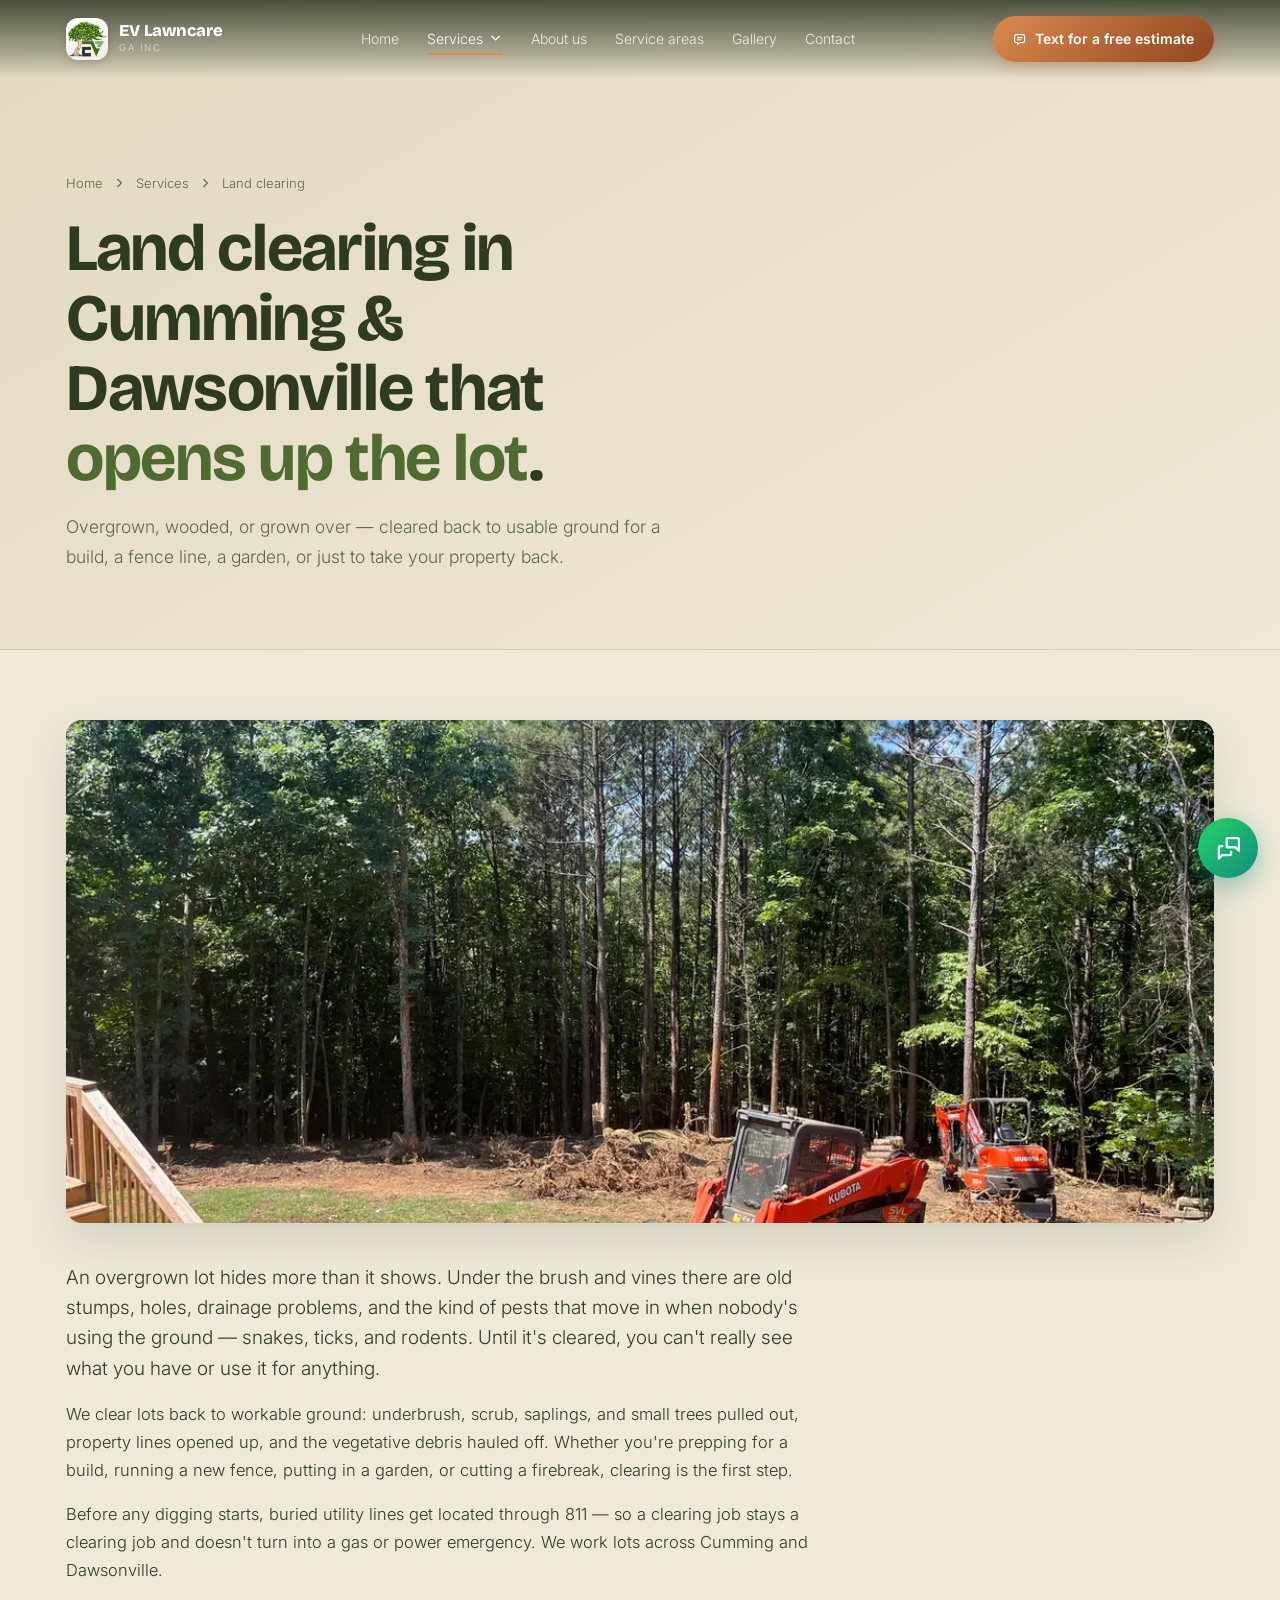
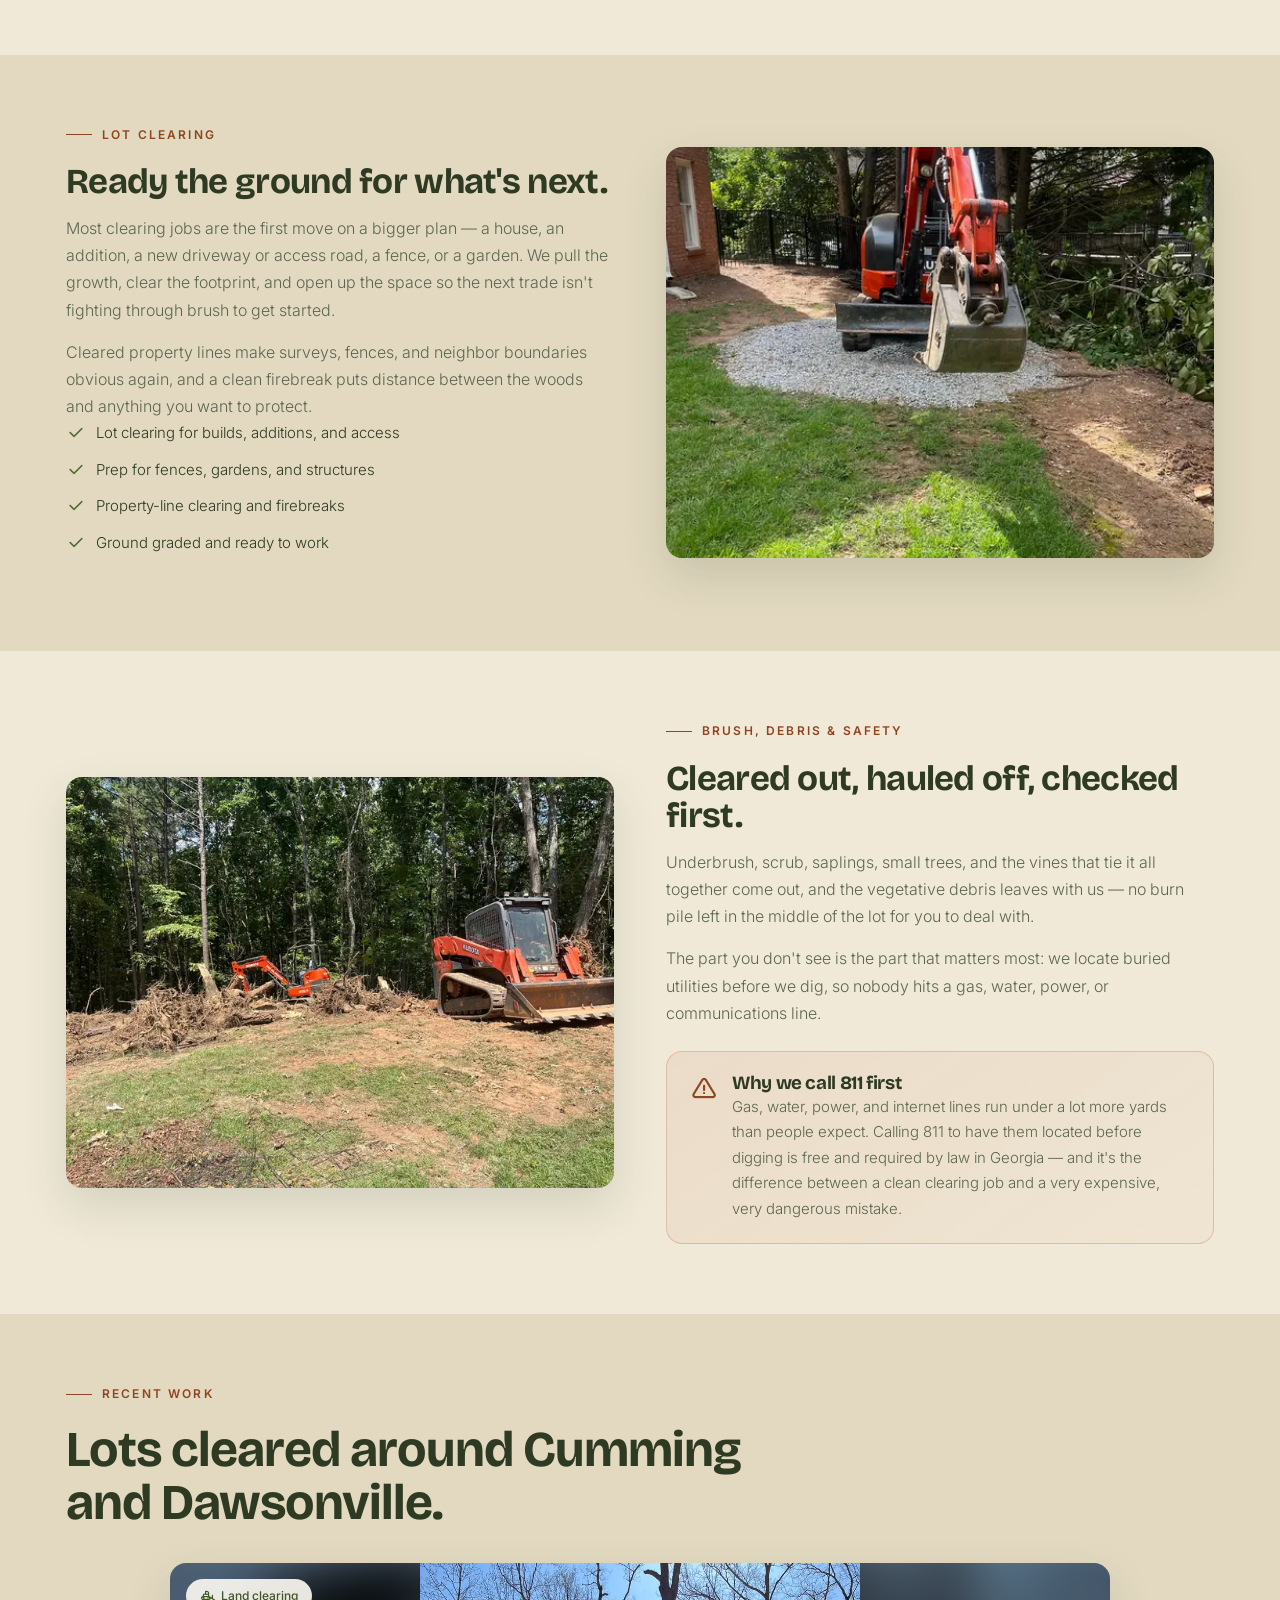
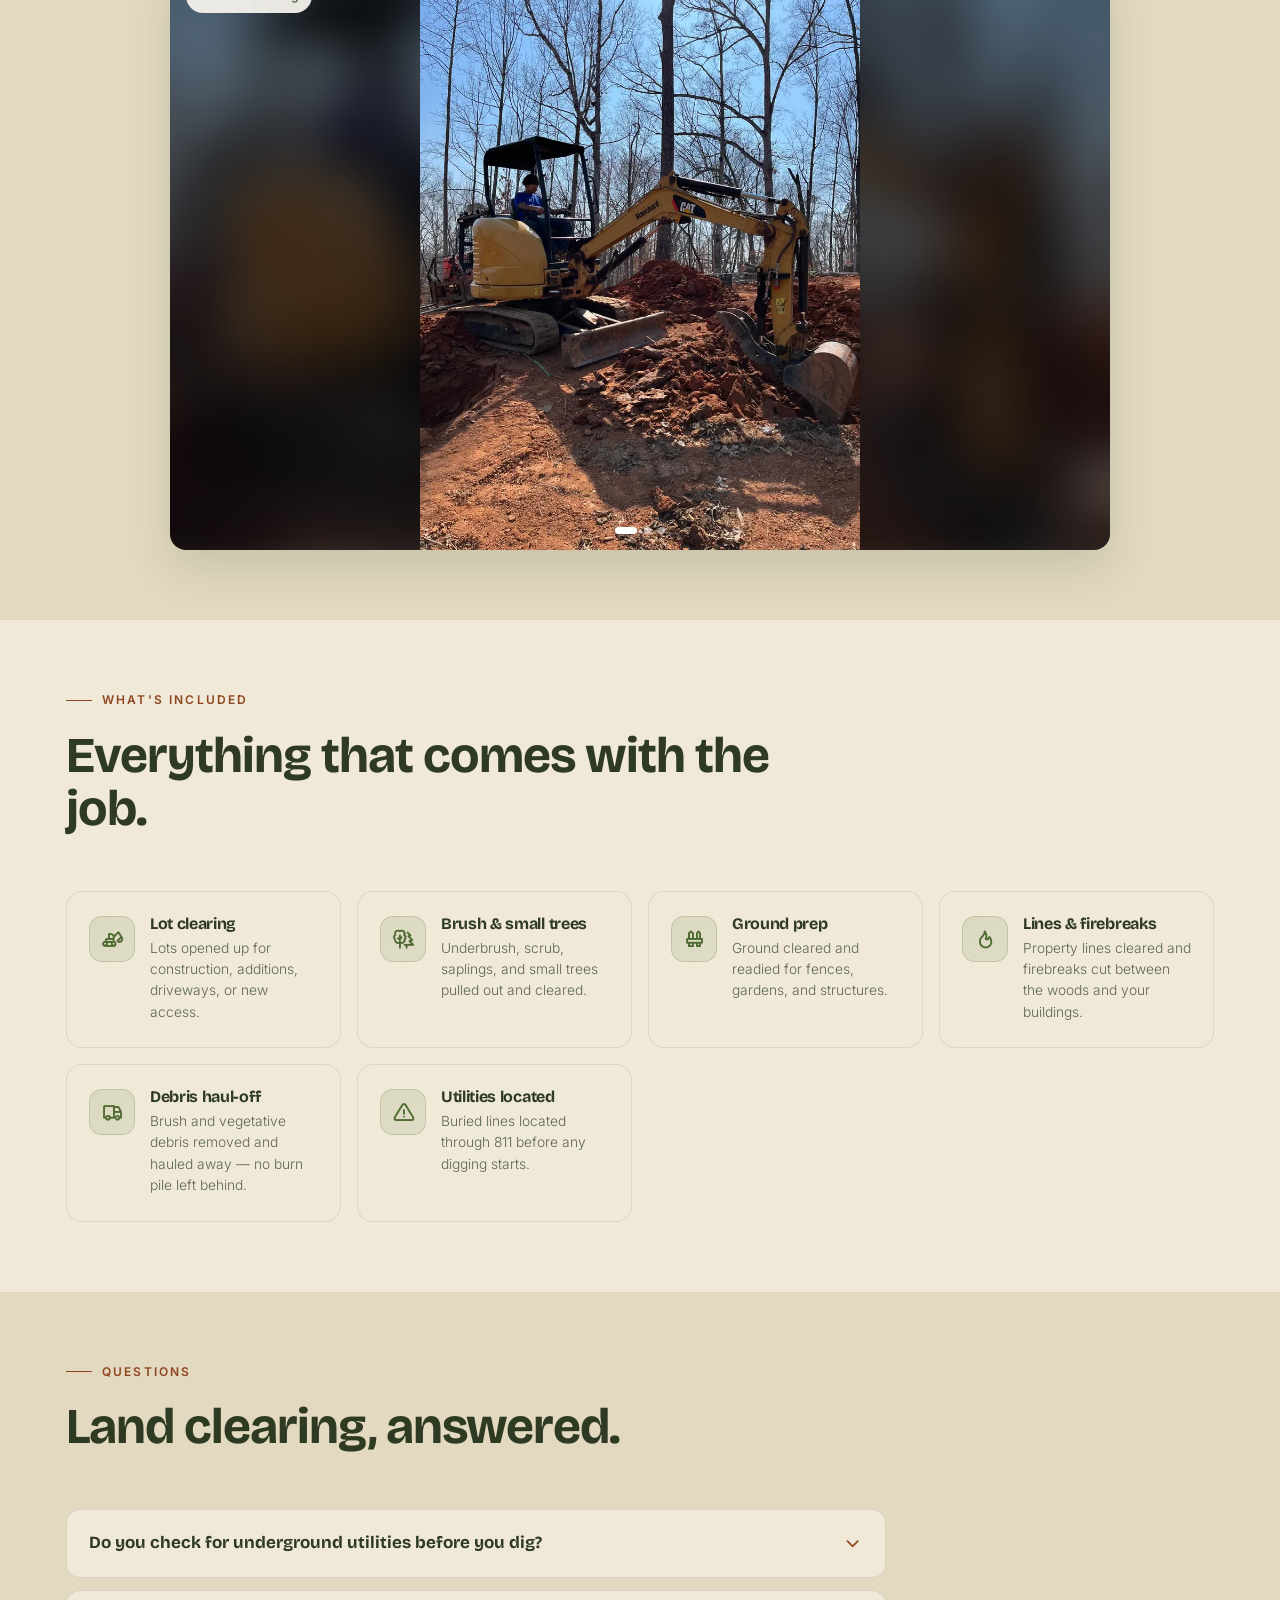
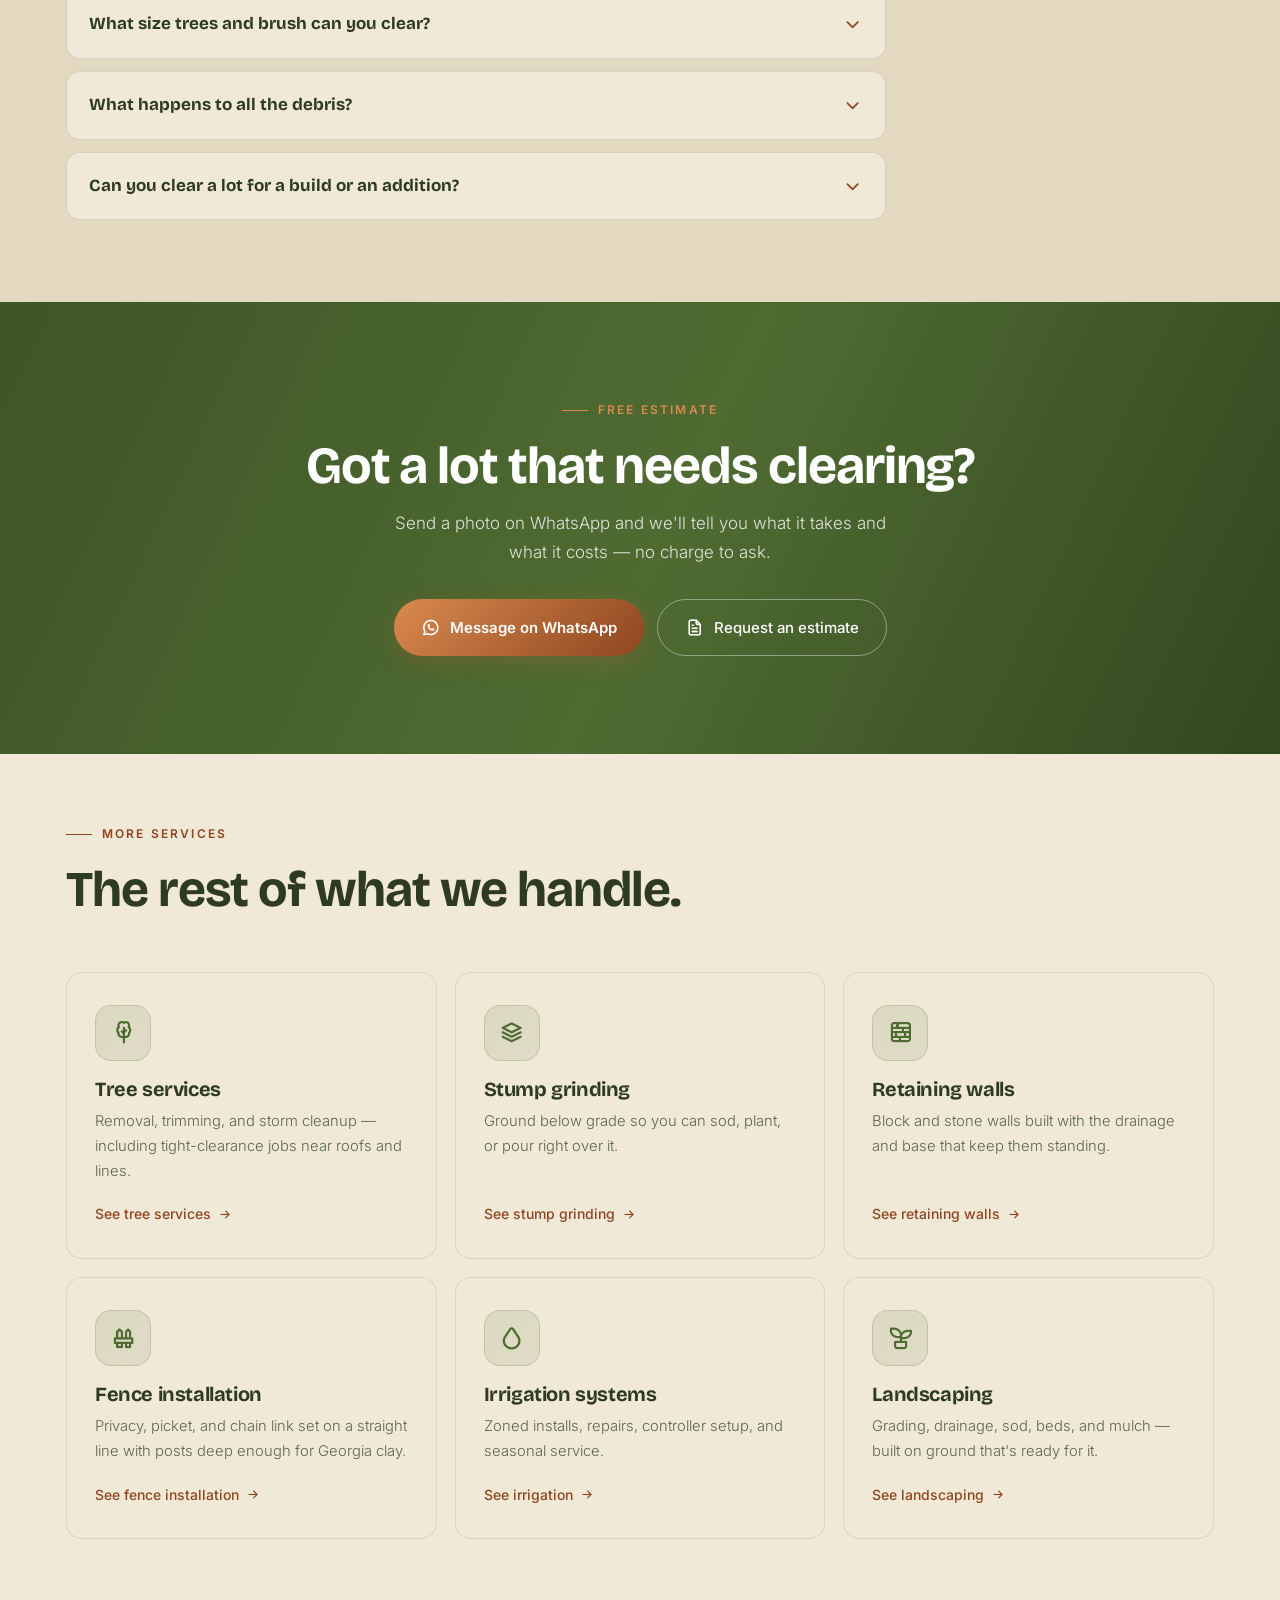
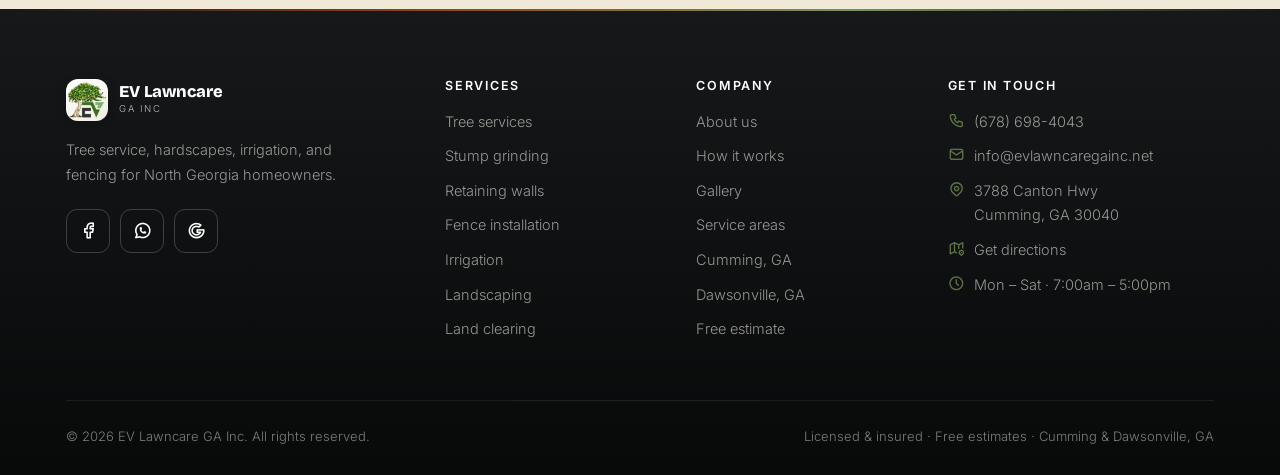
<file: services/land-clearing.html>
<!DOCTYPE html>
<html lang="en">
<head>
<meta charset="UTF-8">
<meta name="viewport" content="width=device-width, initial-scale=1.0">
<link rel="icon" type="image/png" sizes="32x32" href="../assets/img/favicon-32.png">
<link rel="icon" type="image/png" sizes="16x16" href="../assets/img/favicon-16.png">
<link rel="apple-touch-icon" href="../assets/img/apple-touch-icon.png">
<title>Land Clearing in Cumming &amp; Dawsonville, GA | EV Lawncare</title>
<meta name="description" content="Land clearing in Cumming and Dawsonville, GA: lot clearing, brush and small-tree removal, property-line clearing, and debris haul-off. Free estimates.">
<link rel="preconnect" href="https://fonts.googleapis.com">
<link rel="preconnect" href="https://fonts.gstatic.com" crossorigin>
<link href="https://fonts.googleapis.com/css2?family=Bricolage+Grotesque:opsz,wght@12..96,400;12..96,500;12..96,700;12..96,800&family=Inter:wght@300;400;500;600&display=swap" rel="stylesheet">
<link rel="stylesheet" href="../assets/styles.css">
<!-- SEO -->
<link rel="canonical" href="https://evlawncaregainc.net/services/land-clearing.html">
<meta property="og:site_name" content="EV Lawncare GA Inc">
<meta property="og:type" content="website">
<meta property="og:title" content="Land Clearing in Cumming &amp; Dawsonville, GA — Lot Clearing, Brush &amp; Debris Removal | EV Lawncare GA">
<meta property="og:description" content="Land clearing in Cumming and Dawsonville, GA: lot clearing for construction, brush and small-tree removal, property-line clearing, firebreaks, and debris haul-off. Utilities checked first. Free estimates.">
<meta property="og:url" content="https://evlawncaregainc.net/services/land-clearing.html">
<meta property="og:image" content="https://evlawncaregainc.net/assets/img/og/og-home.jpg">
<meta property="og:image:width" content="1200">
<meta property="og:image:height" content="630">
<meta property="og:locale" content="en_US">
<meta name="twitter:card" content="summary_large_image">
<meta name="twitter:title" content="Land Clearing in Cumming &amp; Dawsonville, GA — Lot Clearing, Brush &amp; Debris Removal | EV Lawncare GA">
<meta name="twitter:description" content="Land clearing in Cumming and Dawsonville, GA: lot clearing for construction, brush and small-tree removal, property-line clearing, firebreaks, and debris haul-off. Utilities checked first. Free estimates.">
<meta name="twitter:image" content="https://evlawncaregainc.net/assets/img/og/og-home.jpg">
<script type="application/ld+json">
{
 "@context": "https://schema.org",
 "@graph": [
  {
   "@type": [
    "LocalBusiness",
    "HomeAndConstructionBusiness"
   ],
   "@id": "https://evlawncaregainc.net/#business",
   "name": "EV Lawncare GA Inc",
   "url": "https://evlawncaregainc.net/",
   "image": "https://evlawncaregainc.net/assets/img/og/og-home.jpg",
   "telephone": "+1-678-698-4043",
   "email": "info@evlawncaregainc.net",
   "priceRange": "$$",
   "address": {
    "@type": "PostalAddress",
    "streetAddress": "3788 Canton Hwy",
    "addressLocality": "Cumming",
    "addressRegion": "GA",
    "postalCode": "30040",
    "addressCountry": "US"
   },
   "geo": {
    "@type": "GeoCoordinates",
    "latitude": 34.2073,
    "longitude": -84.1402
   },
   "areaServed": [
    {
     "@type": "City",
     "name": "Cumming, GA"
    },
    {
     "@type": "City",
     "name": "Dawsonville, GA"
    },
    {
     "@type": "AdministrativeArea",
     "name": "Forsyth County, GA"
    },
    {
     "@type": "AdministrativeArea",
     "name": "Dawson County, GA"
    }
   ],
   "openingHoursSpecification": [
    {
     "@type": "OpeningHoursSpecification",
     "dayOfWeek": [
      "Monday",
      "Tuesday",
      "Wednesday",
      "Thursday",
      "Friday",
      "Saturday"
     ],
     "opens": "07:00",
     "closes": "17:00"
    }
   ],
   "sameAs": [
    "https://www.facebook.com/evlawncaregainc",
    "https://www.google.com/maps/place/?cid=15132349286849089629"
   ],
   "description": "Insured tree service, stump grinding, retaining walls, fence installation, irrigation, landscaping, and land clearing for homeowners in Cumming and Dawsonville, Georgia.",
   "hasOfferCatalog": {
    "@type": "OfferCatalog",
    "name": "Services",
    "itemListElement": [
     {
      "@type": "Offer",
      "url": "https://evlawncaregainc.net/services/tree-services.html",
      "itemOffered": {
       "@type": "Service",
       "name": "Tree services"
      }
     },
     {
      "@type": "Offer",
      "url": "https://evlawncaregainc.net/services/stump-grinding.html",
      "itemOffered": {
       "@type": "Service",
       "name": "Stump grinding"
      }
     },
     {
      "@type": "Offer",
      "url": "https://evlawncaregainc.net/services/retaining-walls.html",
      "itemOffered": {
       "@type": "Service",
       "name": "Retaining walls"
      }
     },
     {
      "@type": "Offer",
      "url": "https://evlawncaregainc.net/services/fence-installation.html",
      "itemOffered": {
       "@type": "Service",
       "name": "Fence installation"
      }
     },
     {
      "@type": "Offer",
      "url": "https://evlawncaregainc.net/services/irrigation-systems.html",
      "itemOffered": {
       "@type": "Service",
       "name": "Irrigation systems"
      }
     },
     {
      "@type": "Offer",
      "url": "https://evlawncaregainc.net/services/landscaping.html",
      "itemOffered": {
       "@type": "Service",
       "name": "Landscaping"
      }
     },
     {
      "@type": "Offer",
      "url": "https://evlawncaregainc.net/services/land-clearing.html",
      "itemOffered": {
       "@type": "Service",
       "name": "Land clearing"
      }
     }
    ]
   }
  },
  {
   "@type": "Service",
   "name": "Land clearing",
   "serviceType": "Lot clearing, brush removal, property-line clearing and debris haul-off",
   "description": "Land clearing in Cumming and Dawsonville, GA: lot clearing for construction, brush and small-tree removal, property-line clearing, firebreaks, and debris haul-off. Free estimates.",
   "provider": {
    "@id": "https://evlawncaregainc.net/#business"
   },
   "areaServed": [
    {
     "@type": "City",
     "name": "Cumming, GA"
    },
    {
     "@type": "City",
     "name": "Dawsonville, GA"
    }
   ],
   "url": "https://evlawncaregainc.net/services/land-clearing.html"
  },
  {
   "@type": "FAQPage",
   "mainEntity": [
    {
     "@type": "Question",
     "name": "Do you check for underground utilities before you dig?",
     "acceptedAnswer": {
      "@type": "Answer",
      "text": "Yes - always. Before any digging or grubbing, buried lines get located through the 811 call-before-you-dig system so we're not cutting into gas, water, power, or communications. It's free, it's the law, and it keeps a clearing job from turning into an emergency."
     }
    },
    {
     "@type": "Question",
     "name": "What size trees and brush can you clear?",
     "acceptedAnswer": {
      "@type": "Answer",
      "text": "Land clearing covers underbrush, scrub, saplings, and small trees, plus the tangle of vines and growth that takes over an unused lot. For large or hazardous trees, that's our tree service - and since it's the same crew, we can handle both in one visit."
     }
    },
    {
     "@type": "Question",
     "name": "What happens to all the debris?",
     "acceptedAnswer": {
      "@type": "Answer",
      "text": "It leaves with us. Brush, stumps, and vegetative debris get removed and hauled off so you're left with a clean, usable lot - not a burn pile you have to deal with later."
     }
    },
    {
     "@type": "Question",
     "name": "Can you clear a lot for a build or an addition?",
     "acceptedAnswer": {
      "@type": "Answer",
      "text": "That's a big part of what land clearing is for - opening up a lot for construction, an addition, a new driveway or access, a garden, or a structure. We clear it and grade the ground so it's ready for whatever's going in next."
     }
    }
   ]
  },
  {
   "@type": "BreadcrumbList",
   "itemListElement": [
    {
     "@type": "ListItem",
     "position": 1,
     "name": "Home",
     "item": "https://evlawncaregainc.net/"
    },
    {
     "@type": "ListItem",
     "position": 2,
     "name": "Services",
     "item": "https://evlawncaregainc.net/services.html"
    },
    {
     "@type": "ListItem",
     "position": 3,
     "name": "Land clearing",
     "item": "https://evlawncaregainc.net/services/land-clearing.html"
    }
   ]
  }
 ]
}
</script>
<!-- Google Analytics 4 (GA4) — reemplaza G-ZB6JL4V24F por el ID real de tu propiedad (Measurement ID). Debe ser identico en todas las paginas para que un find & replace del ID funcione de una. -->
<script async src="https://www.googletagmanager.com/gtag/js?id=G-ZB6JL4V24F"></script>
<script>
  window.dataLayer = window.dataLayer || [];
  function gtag(){dataLayer.push(arguments);}
  gtag('js', new Date());
  gtag('config', 'G-ZB6JL4V24F');
</script>
</head>
<body>
<nav class="nav solid" id="nav">
  <div class="wrap nav-inner">
    <a href="../index.html" class="brand">
      <div class="brand-mark"><img src="../assets/img/logo-mark.png" alt="" width="128" height="128"></div>
      <div>
        <div class="brand-name notranslate" translate="no">EV Lawncare</div>
        <div class="brand-sub notranslate" translate="no">GA Inc</div>
      </div>
    </a>
    <div class="nav-links">
      <a href="../index.html">Home</a>
      <div class="nav-drop" data-drop>
        <a href="../services.html" class="nav-drop-toggle on" aria-haspopup="true" aria-expanded="false">Services <i class="ti ti-chevron-down"></i></a>
        <div class="nav-drop-menu" role="menu">
          <a role="menuitem" href="tree-services.html"><i class="ti ti-tree"></i> Tree services</a>
          <a role="menuitem" href="stump-grinding.html"><i class="ti ti-stack-2"></i> Stump grinding</a>
          <a role="menuitem" href="retaining-walls.html"><i class="ti ti-wall"></i> Retaining walls</a>
          <a role="menuitem" href="fence-installation.html"><i class="ti ti-fence"></i> Fence installation</a>
          <a role="menuitem" href="irrigation-systems.html"><i class="ti ti-droplet"></i> Irrigation systems</a>
          <a role="menuitem" href="landscaping.html"><i class="ti ti-plant"></i> Landscaping</a>
          <a role="menuitem" href="land-clearing.html" class="on"><i class="ti ti-bulldozer"></i> Land clearing</a>
          <a href="../services.html" class="nav-drop-all">See all services <i class="ti ti-arrow-right"></i></a>
        </div>
      </div>
      <a href="../about.html">About us</a>
      <a href="../index.html#areas">Service areas</a>
      <a href="../gallery.html">Gallery</a>
      <a href="../contact.html">Contact</a>
    </div>
    <a href="sms:6786984043" class="nav-cta"><i class="ti ti-message"></i> <span class="cta-lg">Text for a free estimate</span><span class="cta-sm">Free estimate</span></a>
    <button class="nav-toggle" aria-label="Open menu" aria-expanded="false"><i class="ti ti-menu-2"></i></button>
  </div>
</nav>

<header class="pagehead">
  <div class="wrap">
    <div class="crumbs"><a href="../index.html">Home</a> <i class="ti ti-chevron-right"></i> <a href="../services.html">Services</a> <i class="ti ti-chevron-right"></i> Land clearing</div>
    <h1>Land clearing in Cumming &amp; Dawsonville that <em>opens up the lot</em>.</h1>
    <p>Overgrown, wooded, or grown over — cleared back to usable ground for a build, a fence line, a garden, or just to take your property back.</p>
  </div>
</header>

<main>
<section class="sec sec-tight">
  <div class="wrap">
    <div class="svc-hero-photo reveal">
      <img src="../assets/img/land-clearing/land-clearing-02-md.webp" srcset="../assets/img/land-clearing/land-clearing-02-sm.webp 700w, ../assets/img/land-clearing/land-clearing-02-md.webp 1100w" sizes="100vw" alt="Skid steer clearing brush on a wooded lot in North Georgia" decoding="async">
    </div>
    <div class="svc-lede reveal">
      <p>An overgrown lot hides more than it shows. Under the brush and vines there are old stumps, holes, drainage problems, and the kind of pests that move in when nobody's using the ground — snakes, ticks, and rodents. Until it's cleared, you can't really see what you have or use it for anything.</p>
      <p>We clear lots back to workable ground: underbrush, scrub, saplings, and small trees pulled out, property lines opened up, and the vegetative debris hauled off. Whether you're prepping for a build, running a new fence, putting in a garden, or cutting a firebreak, clearing is the first step.</p>
      <p>Before any digging starts, buried utility lines get located through 811 — so a clearing job stays a clearing job and doesn't turn into a gas or power emergency. We work lots across Cumming and Dawsonville.</p>
    </div>
  </div>
</section>

<section class="sec sec-tight sec-sand">
  <div class="wrap">
    <div class="split">
      <div class="feat-copy reveal">
        <div class="eyebrow">Lot clearing</div>
        <h2>Ready the ground for what's next.</h2>
        <p>Most clearing jobs are the first move on a bigger plan — a house, an addition, a new driveway or access road, a fence, or a garden. We pull the growth, clear the footprint, and open up the space so the next trade isn't fighting through brush to get started.</p>
        <p>Cleared property lines make surveys, fences, and neighbor boundaries obvious again, and a clean firebreak puts distance between the woods and anything you want to protect.</p>
        <ul class="svc-points">
          <li><i class="ti ti-check"></i> Lot clearing for builds, additions, and access</li>
          <li><i class="ti ti-check"></i> Prep for fences, gardens, and structures</li>
          <li><i class="ti ti-check"></i> Property-line clearing and firebreaks</li>
          <li><i class="ti ti-check"></i> Ground graded and ready to work</li>
        </ul>
      </div>
      <div class="feat-photo reveal">
        <img src="../assets/img/land-clearing/land-clearing-01-md.webp" srcset="../assets/img/land-clearing/land-clearing-01-sm.webp 700w, ../assets/img/land-clearing/land-clearing-01-md.webp 1100w" sizes="(max-width:900px) 100vw, 50vw" alt="Compact excavator working a cleared lot in North Georgia" decoding="async" loading="lazy">
      </div>
    </div>
  </div>
</section>

<section class="sec sec-tight">
  <div class="wrap">
    <div class="split">
      <div class="feat-photo reveal">
        <img src="../assets/img/land-clearing/land-clearing-03-md.webp" srcset="../assets/img/land-clearing/land-clearing-03-sm.webp 700w, ../assets/img/land-clearing/land-clearing-03-md.webp 1100w" sizes="(max-width:900px) 100vw, 50vw" alt="Skid steer clearing the edge of a tree line in North Georgia" decoding="async" loading="lazy">
      </div>
      <div class="feat-copy reveal">
        <div class="eyebrow">Brush, debris &amp; safety</div>
        <h2>Cleared out, hauled off, checked first.</h2>
        <p>Underbrush, scrub, saplings, small trees, and the vines that tie it all together come out, and the vegetative debris leaves with us — no burn pile left in the middle of the lot for you to deal with.</p>
        <p>The part you don't see is the part that matters most: we locate buried utilities before we dig, so nobody hits a gas, water, power, or communications line.</p>
        <div class="callout">
          <i class="ti ti-alert-triangle"></i>
          <div>
            <h3>Why we call 811 first</h3>
            <p>Gas, water, power, and internet lines run under a lot more yards than people expect. Calling 811 to have them located before digging is free and required by law in Georgia — and it's the difference between a clean clearing job and a very expensive, very dangerous mistake.</p>
          </div>
        </div>
      </div>
    </div>
  </div>
</section>

<section class="sec sec-tight sec-sand">
  <div class="wrap svc-gallery">
    <div class="sec-head reveal" style="margin-bottom:34px">
      <div class="eyebrow">Recent work</div>
      <h2>Lots cleared around Cumming and Dawsonville.</h2>
    </div>
    <div class="slider reveal" data-slider>
      <a class="slide on lbx" href="../assets/img/equipment/equipment-06.webp" data-caption="Land clearing · North Georgia" aria-label="Excavator on a cleared lot in North Georgia — open larger">
        <img class="slide-bg" alt="" aria-hidden="true" decoding="async">
        <img class="slide-img" data-md="../assets/img/equipment/equipment-06-md.webp" data-sm="../assets/img/equipment/equipment-06-sm.webp" decoding="async" alt="Mini excavator digging on a cleared lot in North Georgia — photo 1">
      </a>
      <a class="slide lbx" href="../assets/img/equipment/equipment-03.webp" data-caption="Land clearing · North Georgia" aria-label="Track loader on a cleared lot in North Georgia — open larger">
        <img class="slide-bg" alt="" aria-hidden="true" decoding="async">
        <img class="slide-img" data-md="../assets/img/equipment/equipment-03-md.webp" data-sm="../assets/img/equipment/equipment-03-sm.webp" decoding="async" alt="Compact track loader working a cleared lot in North Georgia — photo 2">
      </a>
      <a class="slide lbx" href="../assets/img/equipment/equipment-07.webp" data-caption="Land clearing · North Georgia" aria-label="Crew clearing brush with the chipper in North Georgia — open larger">
        <img class="slide-bg" alt="" aria-hidden="true" decoding="async">
        <img class="slide-img" data-md="../assets/img/equipment/equipment-07-md.webp" data-sm="../assets/img/equipment/equipment-07-sm.webp" decoding="async" alt="Crew clearing brush and running the chipper in North Georgia — photo 3">
      </a>
      <div class="slider-badge"><i class="ti ti-bulldozer"></i> Land clearing</div>
      <div class="slider-dots"></div>
    </div>
  </div>
</section>

<section class="sec sec-tight">
  <div class="wrap">
    <div class="sec-head reveal">
      <div class="eyebrow">What's included</div>
      <h2>Everything that comes with the job.</h2>
    </div>
    <div class="incl-grid">
      <div class="incl reveal"><div class="incl-ic"><i class="ti ti-backhoe"></i></div><div><h3>Lot clearing</h3><p>Lots opened up for construction, additions, driveways, or new access.</p></div></div>
      <div class="incl reveal"><div class="incl-ic"><i class="ti ti-trees"></i></div><div><h3>Brush &amp; small trees</h3><p>Underbrush, scrub, saplings, and small trees pulled out and cleared.</p></div></div>
      <div class="incl reveal"><div class="incl-ic"><i class="ti ti-fence"></i></div><div><h3>Ground prep</h3><p>Ground cleared and readied for fences, gardens, and structures.</p></div></div>
      <div class="incl reveal"><div class="incl-ic"><i class="ti ti-flame"></i></div><div><h3>Lines &amp; firebreaks</h3><p>Property lines cleared and firebreaks cut between the woods and your buildings.</p></div></div>
      <div class="incl reveal"><div class="incl-ic"><i class="ti ti-truck"></i></div><div><h3>Debris haul-off</h3><p>Brush and vegetative debris removed and hauled away — no burn pile left behind.</p></div></div>
      <div class="incl reveal"><div class="incl-ic"><i class="ti ti-alert-triangle"></i></div><div><h3>Utilities located</h3><p>Buried lines located through 811 before any digging starts.</p></div></div>
    </div>
  </div>
</section>

<section class="sec sec-tight sec-sand">
  <div class="wrap">
    <div class="sec-head reveal">
      <div class="eyebrow">Questions</div>
      <h2>Land clearing, answered.</h2>
    </div>
    <div class="faq reveal">
      <details>
        <summary>Do you check for underground utilities before you dig? <i class="ti ti-chevron-down"></i></summary>
        <div class="faq-a">Yes — always. Before any digging or grubbing, buried lines get located through the 811 call-before-you-dig system so we're not cutting into gas, water, power, or communications. It's free, it's the law in Georgia, and it keeps a clearing job from turning into an emergency.</div>
      </details>
      <details>
        <summary>What size trees and brush can you clear? <i class="ti ti-chevron-down"></i></summary>
        <div class="faq-a">Land clearing covers underbrush, scrub, saplings, and small trees, plus the tangle of vines and growth that takes over an unused lot. For large or hazardous trees, that's our tree service — and since it's the same crew, we can handle both in one visit.</div>
      </details>
      <details>
        <summary>What happens to all the debris? <i class="ti ti-chevron-down"></i></summary>
        <div class="faq-a">It leaves with us. Brush, stumps, and vegetative debris get removed and hauled off so you're left with a clean, usable lot — not a burn pile you have to deal with later.</div>
      </details>
      <details>
        <summary>Can you clear a lot for a build or an addition? <i class="ti ti-chevron-down"></i></summary>
        <div class="faq-a">That's a big part of what land clearing is for — opening up a lot for construction, an addition, a new driveway or access, a garden, or a structure. We clear it and grade the ground so it's ready for whatever's going in next.</div>
      </details>
    </div>
  </div>
</section>

<section class="cta-band">
  <div class="wrap reveal">
    <div class="eyebrow">Free estimate</div>
    <h2>Got a lot that needs clearing?</h2>
    <p>Send a photo on WhatsApp and we'll tell you what it takes and what it costs — no charge to ask.</p>
    <div class="cta-actions">
      <a href="https://wa.me/16786984043" class="btn btn-clay"><i class="ti ti-brand-whatsapp"></i> Message on WhatsApp</a>
      <a href="../contact.html" class="btn btn-outline"><i class="ti ti-file-text"></i> Request an estimate</a>
    </div>
  </div>
</section>

<section class="sec sec-tight">
  <div class="wrap">
    <div class="sec-head reveal">
      <div class="eyebrow">More services</div>
      <h2>The rest of what we handle.</h2>
    </div>
    <div class="svc-cards" data-current="land-clearing"></div>
  </div>
</section>

<!-- Botonera flotante de contacto (desplegable) -->
<div class="cdock" id="cdock">
  <div class="cdock-items">
    <a class="cdock-btn cd-wa" href="https://wa.me/16786984043" data-label="WhatsApp" aria-label="Message us on WhatsApp"><i class="ti ti-brand-whatsapp" aria-hidden="true"></i></a>
    <a class="cdock-btn cd-call" href="tel:6786984043" data-label="Call" aria-label="Call (678) 698-4043"><i class="ti ti-phone" aria-hidden="true"></i></a>
    <a class="cdock-btn cd-mail" href="mailto:info@evlawncaregainc.net" data-label="Email" aria-label="Email us"><i class="ti ti-mail" aria-hidden="true"></i></a>
    <a class="cdock-btn cd-fb" href="https://www.facebook.com/evlawncaregainc" target="_blank" rel="noopener noreferrer" data-label="Facebook" aria-label="Visit our Facebook page"><i class="ti ti-brand-facebook" aria-hidden="true"></i></a>
    <a class="cdock-btn cd-gg" href="https://www.google.com/maps/place/?cid=15132349286849089629" target="_blank" rel="noopener noreferrer" data-label="Reviews" aria-label="EV Lawncare on Google"><i class="ti ti-brand-google" aria-hidden="true"></i></a>
    <a class="cdock-btn cd-dir" href="https://www.google.com/maps/dir/?api=1&amp;destination=3788+Canton+Hwy%2C+Cumming%2C+GA+30040" target="_blank" rel="noopener noreferrer" data-label="Directions" aria-label="Get directions"><i class="ti ti-map-2" aria-hidden="true"></i></a>
  </div>
  <button class="cdock-toggle" type="button" aria-expanded="false" aria-controls="cdock" aria-label="Open contact options"><i class="ti ti-messages cdock-i-open" aria-hidden="true"></i><i class="ti ti-x cdock-i-close" aria-hidden="true"></i></button>
</div>
</main>
<footer class="footer">
  <div class="wrap">
    <div class="foot-grid">
      <div class="foot-brand">
        <a href="../index.html" class="brand">
          <div class="brand-mark"><img src="../assets/img/logo-mark.png" alt="" width="128" height="128"></div>
          <div><div class="brand-name notranslate" translate="no">EV Lawncare</div><div class="brand-sub notranslate" translate="no">GA Inc</div></div>
        </a>
        <p>Tree service, hardscapes, irrigation, and fencing for North Georgia homeowners.</p>
        <div class="foot-social">
          <a href="https://www.facebook.com/evlawncaregainc" target="_blank" rel="noopener noreferrer" aria-label="Facebook"><i class="ti ti-brand-facebook"></i></a>
          <a href="https://wa.me/16786984043" aria-label="WhatsApp"><i class="ti ti-brand-whatsapp"></i></a>
          <a href="https://www.google.com/maps/place/?cid=15132349286849089629" target="_blank" rel="noopener noreferrer" aria-label="EV Lawncare on Google"><i class="ti ti-brand-google"></i></a>
        </div>
      </div>
      <div class="foot-col">
        <h2>Services</h2>
        <ul>
          <li><a href="tree-services.html">Tree services</a></li>
          <li><a href="stump-grinding.html">Stump grinding</a></li>
          <li><a href="retaining-walls.html">Retaining walls</a></li>
          <li><a href="fence-installation.html">Fence installation</a></li>
          <li><a href="irrigation-systems.html">Irrigation</a></li>
          <li><a href="landscaping.html">Landscaping</a></li>
          <li><a href="land-clearing.html">Land clearing</a></li>
        </ul>
      </div>
      <div class="foot-col">
        <h2>Company</h2>
        <ul>
          <li><a href="../about.html">About us</a></li>
          <li><a href="../index.html#process">How it works</a></li>
          <li><a href="../gallery.html">Gallery</a></li>
          <li><a href="../index.html#areas">Service areas</a></li>
          <li><a href="../cumming-ga.html">Cumming, GA</a></li>
          <li><a href="../dawsonville-ga.html">Dawsonville, GA</a></li>
          <li><a href="../contact.html">Free estimate</a></li>
        </ul>
      </div>
      <div class="foot-col">
        <h2>Get in touch</h2>
        <ul>
          <li><a href="tel:6786984043"><i class="ti ti-phone"></i> (678) 698-4043</a></li>
          <li><a href="mailto:info@evlawncaregainc.net"><i class="ti ti-mail"></i> info@evlawncaregainc.net</a></li>
          <li><span><i class="ti ti-map-pin"></i> 3788 Canton Hwy<br>Cumming, GA 30040</span></li>
          <li><a href="https://www.google.com/maps/dir/?api=1&amp;destination=3788+Canton+Hwy%2C+Cumming%2C+GA+30040" target="_blank" rel="noopener noreferrer"><i class="ti ti-map-2"></i> Get directions</a></li>
          <li><span><i class="ti ti-clock"></i> Mon – Sat · 7:00am – 5:00pm</span></li>
        </ul>
      </div>
    </div>
    <div class="foot-bottom">
      <span>© 2026 <span class="notranslate" translate="no">EV Lawncare GA Inc</span>. All rights reserved.</span>
      <span>Licensed &amp; insured · Free estimates · <span class="notranslate" translate="no">Cumming</span> &amp; <span class="notranslate" translate="no">Dawsonville</span>, GA</span>
    </div>
  </div>
</footer>
<script>
const nav=document.getElementById('nav');
addEventListener('scroll',()=>{nav.classList.toggle('solid',scrollY>60||document.body.dataset.fixednav==='1')});
const io=new IntersectionObserver(es=>{es.forEach(e=>{if(e.isIntersecting){e.target.classList.add('in');io.unobserve(e.target)}})},{threshold:.12});
document.querySelectorAll('.reveal').forEach(el=>io.observe(el));
</script>
<script>
/* Menú móvil: abre/cierra el desplegable al tocar la hamburguesa (.nav-toggle) */
(function(){
  var nav=document.getElementById('nav');
  var t=nav&&nav.querySelector('.nav-toggle');
  if(!t)return;
  t.addEventListener('click',function(){
    var open=nav.classList.toggle('open');
    t.setAttribute('aria-expanded',open?'true':'false');
  });
  var mq=matchMedia('(max-width:900px)');
  nav.querySelectorAll('[data-drop]').forEach(function(drop){
    var dt=drop.querySelector('.nav-drop-toggle');
    if(dt)dt.addEventListener('click',function(e){
      if(mq.matches){e.preventDefault();var o=drop.classList.toggle('open');dt.setAttribute('aria-expanded',o?'true':'false');}
    });
  });
  nav.querySelectorAll('.nav-links a').forEach(function(a){
    a.addEventListener('click',function(){
      if(a.classList.contains('nav-drop-toggle')&&mq.matches)return;
      nav.classList.remove('open');
    });
  });
  document.addEventListener('click',function(e){
    nav.querySelectorAll('[data-drop].open').forEach(function(drop){
      if(!drop.contains(e.target))drop.classList.remove('open');
    });
  });
})();

/* Botonera flotante de contacto: abrir/cerrar (accesible) */
(function(){
  var dock=document.getElementById('cdock');
  if(!dock)return;
  var toggle=dock.querySelector('.cdock-toggle');
  function setOpen(open){
    dock.classList.toggle('open',open);
    toggle.setAttribute('aria-expanded',open?'true':'false');
    toggle.setAttribute('aria-label',open?'Close contact options':'Open contact options');
  }
  toggle.addEventListener('click',function(e){e.stopPropagation();setOpen(!dock.classList.contains('open'));});
  document.addEventListener('click',function(e){if(!dock.contains(e.target))setOpen(false);});
  document.addEventListener('keydown',function(e){if(e.key==='Escape'&&dock.classList.contains('open')){setOpen(false);toggle.focus();}});
  dock.querySelectorAll('.cdock-btn').forEach(function(a){a.addEventListener('click',function(){setOpen(false);});});
})();
</script>
<script>
const IMG_KEY=matchMedia('(max-width: 768px)').matches?'sm':'md';
const RM=matchMedia('(prefers-reduced-motion: reduce)').matches;
document.querySelectorAll('[data-slider]').forEach((sl,idx)=>{
  const slides=[...sl.querySelectorAll('.slide')],dotsBox=sl.querySelector('.slider-dots');
  if(slides.length<2){if(dotsBox)dotsBox.remove();
    new IntersectionObserver(es=>{es.forEach(e=>{if(e.isIntersecting){const img=sl.querySelector('.slide-img');if(img&&img.dataset[IMG_KEY]){const bg=sl.querySelector('.slide-bg');const fill=()=>{if(bg&&!bg.src)bg.src=img.currentSrc||img.src};img.addEventListener('load',fill,{once:true});img.src=img.dataset[IMG_KEY];if(img.complete)fill()}}})},{rootMargin:'300px 0px'}).observe(sl);
    return}
  let cur=0,timer=null;
  function loadSlide(i){
    const s=slides[(i+slides.length)%slides.length],img=s.querySelector('.slide-img');
    if(!img||!img.dataset[IMG_KEY])return;
    const bg=s.querySelector('.slide-bg');
    const fill=()=>{if(bg&&!bg.src)bg.src=img.currentSrc||img.src};
    img.addEventListener('load',fill,{once:true});
    img.src=img.dataset[IMG_KEY];
    delete img.dataset.sm;delete img.dataset.md;
    if(img.complete)fill();
  }
  slides.forEach((_,i)=>{
    const d=document.createElement('div');
    d.className='dot'+(i===0?' on':'');
    d.addEventListener('click',()=>{go(i);restart()});
    dotsBox.appendChild(d);
  });
  const dots=[...dotsBox.children];
  function go(i){
    slides[cur].classList.remove('on');dots[cur].classList.remove('on');
    cur=(i+slides.length)%slides.length;
    slides[cur].classList.add('on');dots[cur].classList.add('on');
    loadSlide(cur);loadSlide(cur+1);loadSlide(cur-1);
  }
  const start=()=>{if(RM)return;if(!timer)timer=setInterval(()=>go(cur+1),3600+idx*220)};
  const stop=()=>{clearInterval(timer);timer=null};
  const restart=()=>{stop();start()};
  let booted=false;
  new IntersectionObserver(es=>{
    es.forEach(e=>{
      if(e.isIntersecting){
        if(!booted){booted=true;loadSlide(0);loadSlide(1)}
        start();
      }else{
        stop();
      }
    });
  },{rootMargin:'300px 0px'}).observe(sl);
  [['prev','chevron-left',-1,'Previous photo'],['next','chevron-right',1,'Next photo']].forEach(([cls,icon,step,label])=>{
    const b=document.createElement('button');
    b.type='button';b.className='slider-arrow '+cls;b.setAttribute('aria-label',label);
    b.innerHTML='<i class="ti ti-'+icon+'"></i>';
    b.addEventListener('click',()=>{go(cur+step);restart()});
    sl.appendChild(b);
  });
  sl.addEventListener('mouseenter',stop);
  sl.addEventListener('mouseleave',start);
  let x0=null;
  sl.addEventListener('touchstart',e=>{x0=e.touches[0].clientX;stop()},{passive:true});
  sl.addEventListener('touchend',e=>{
    if(x0===null)return;
    const dx=e.changedTouches[0].clientX-x0;
    if(Math.abs(dx)>40)go(dx<0?cur+1:cur-1);
    x0=null;start();
  },{passive:true});
});
</script>
<script src="../assets/lightbox.js" defer></script>
<script src="../assets/services-cards.js"></script>
</body>
</html>
</file>
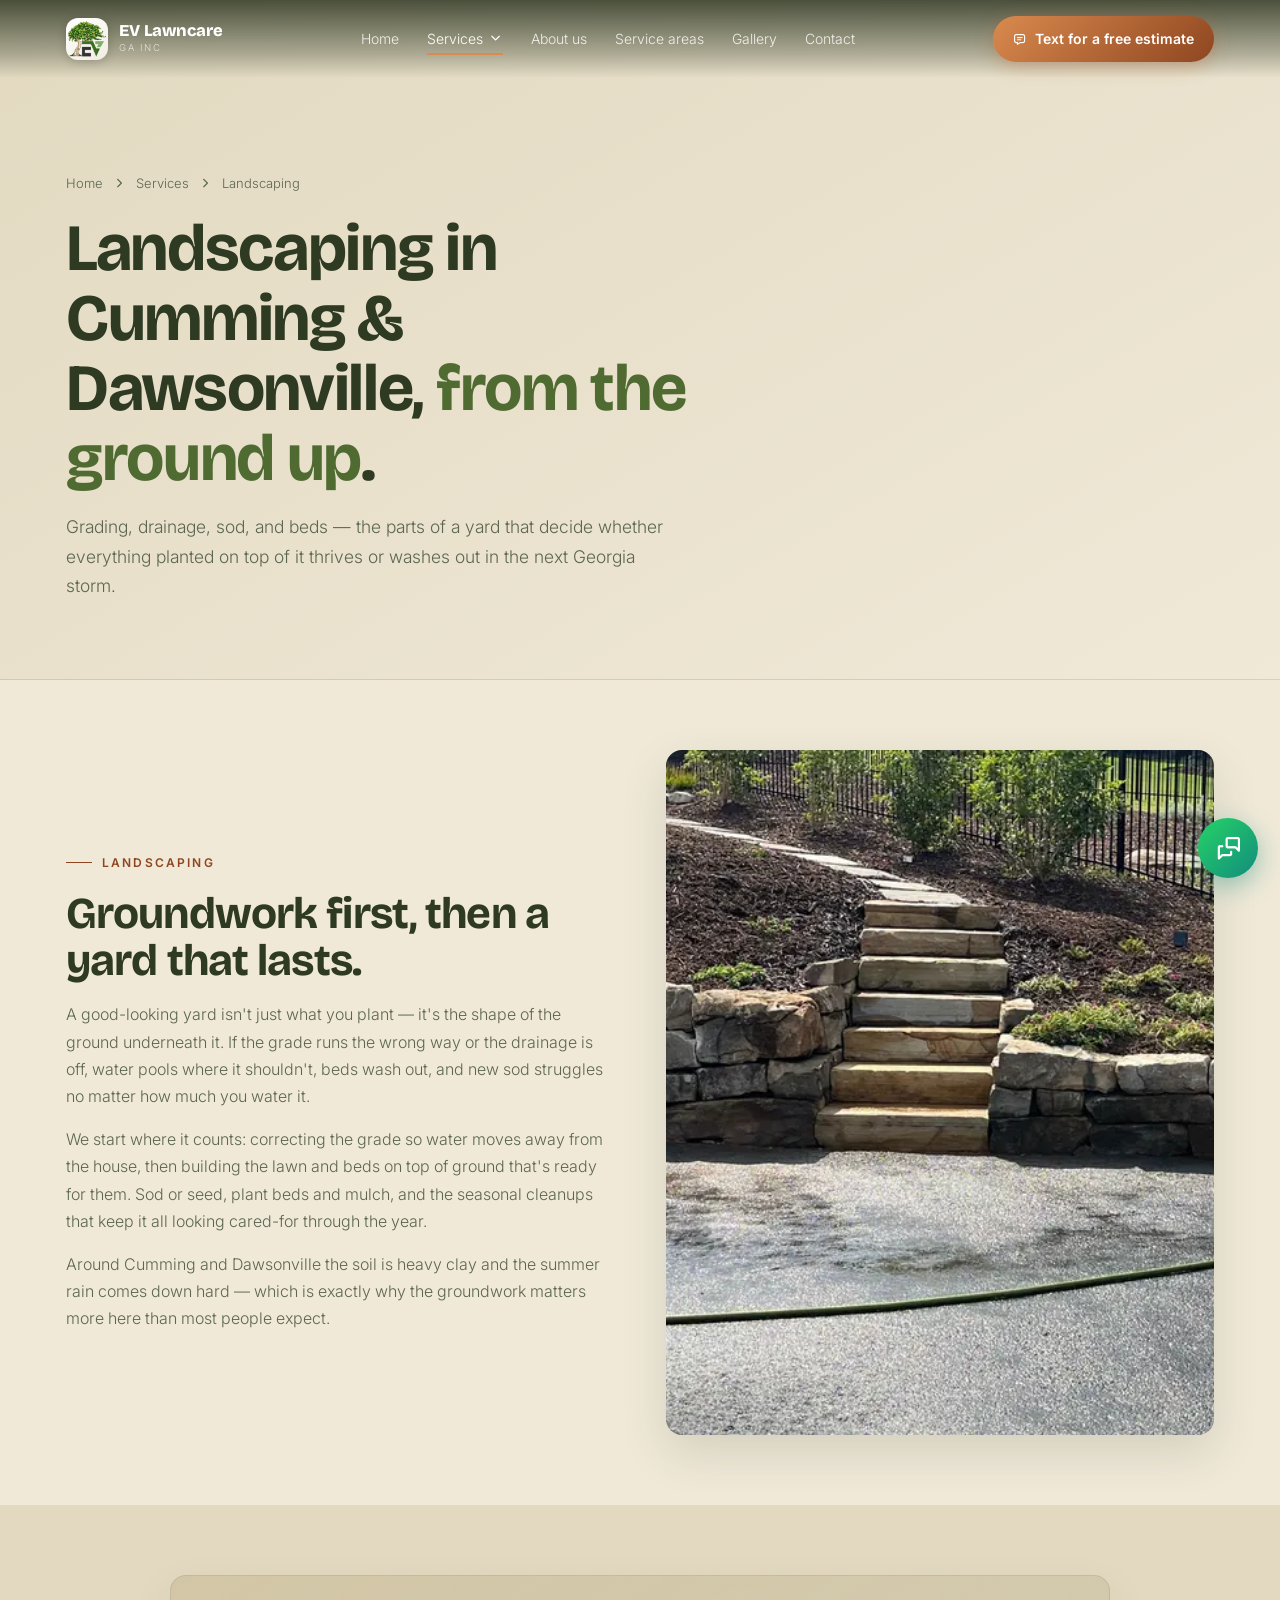
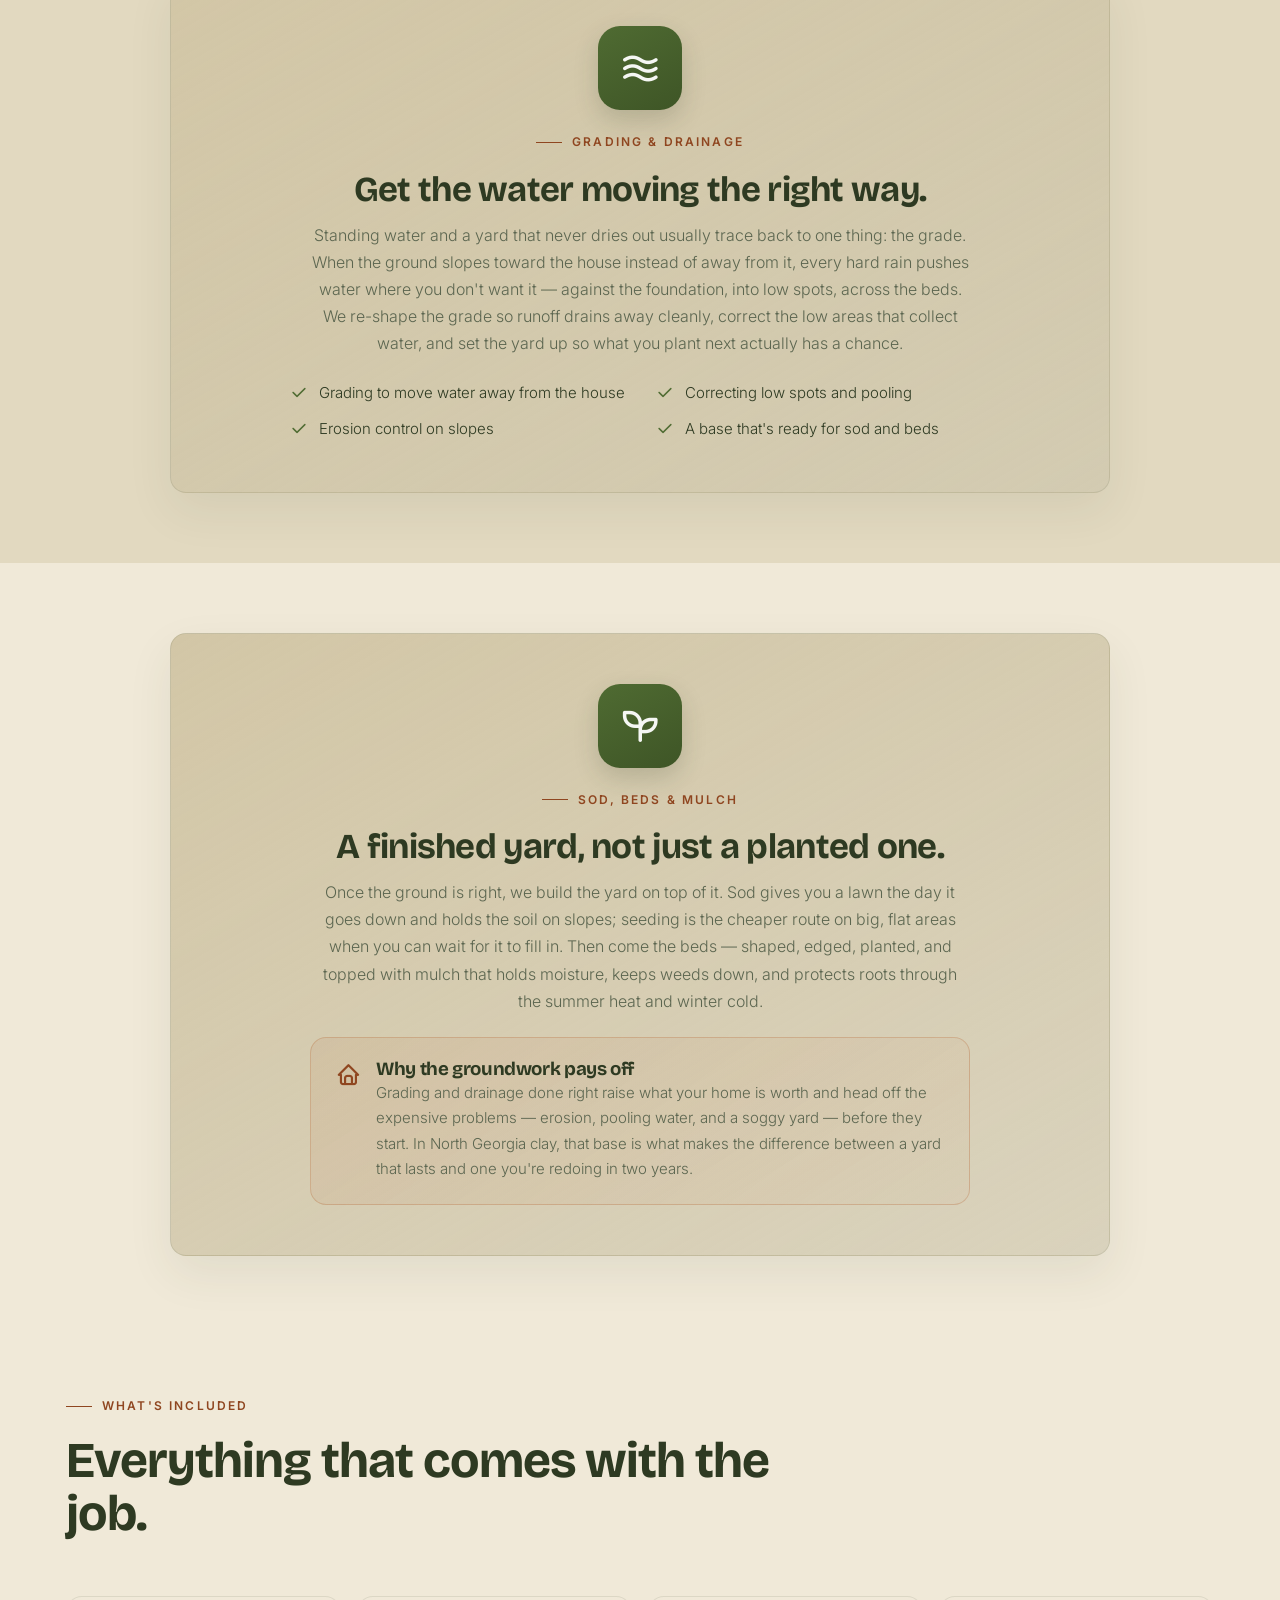
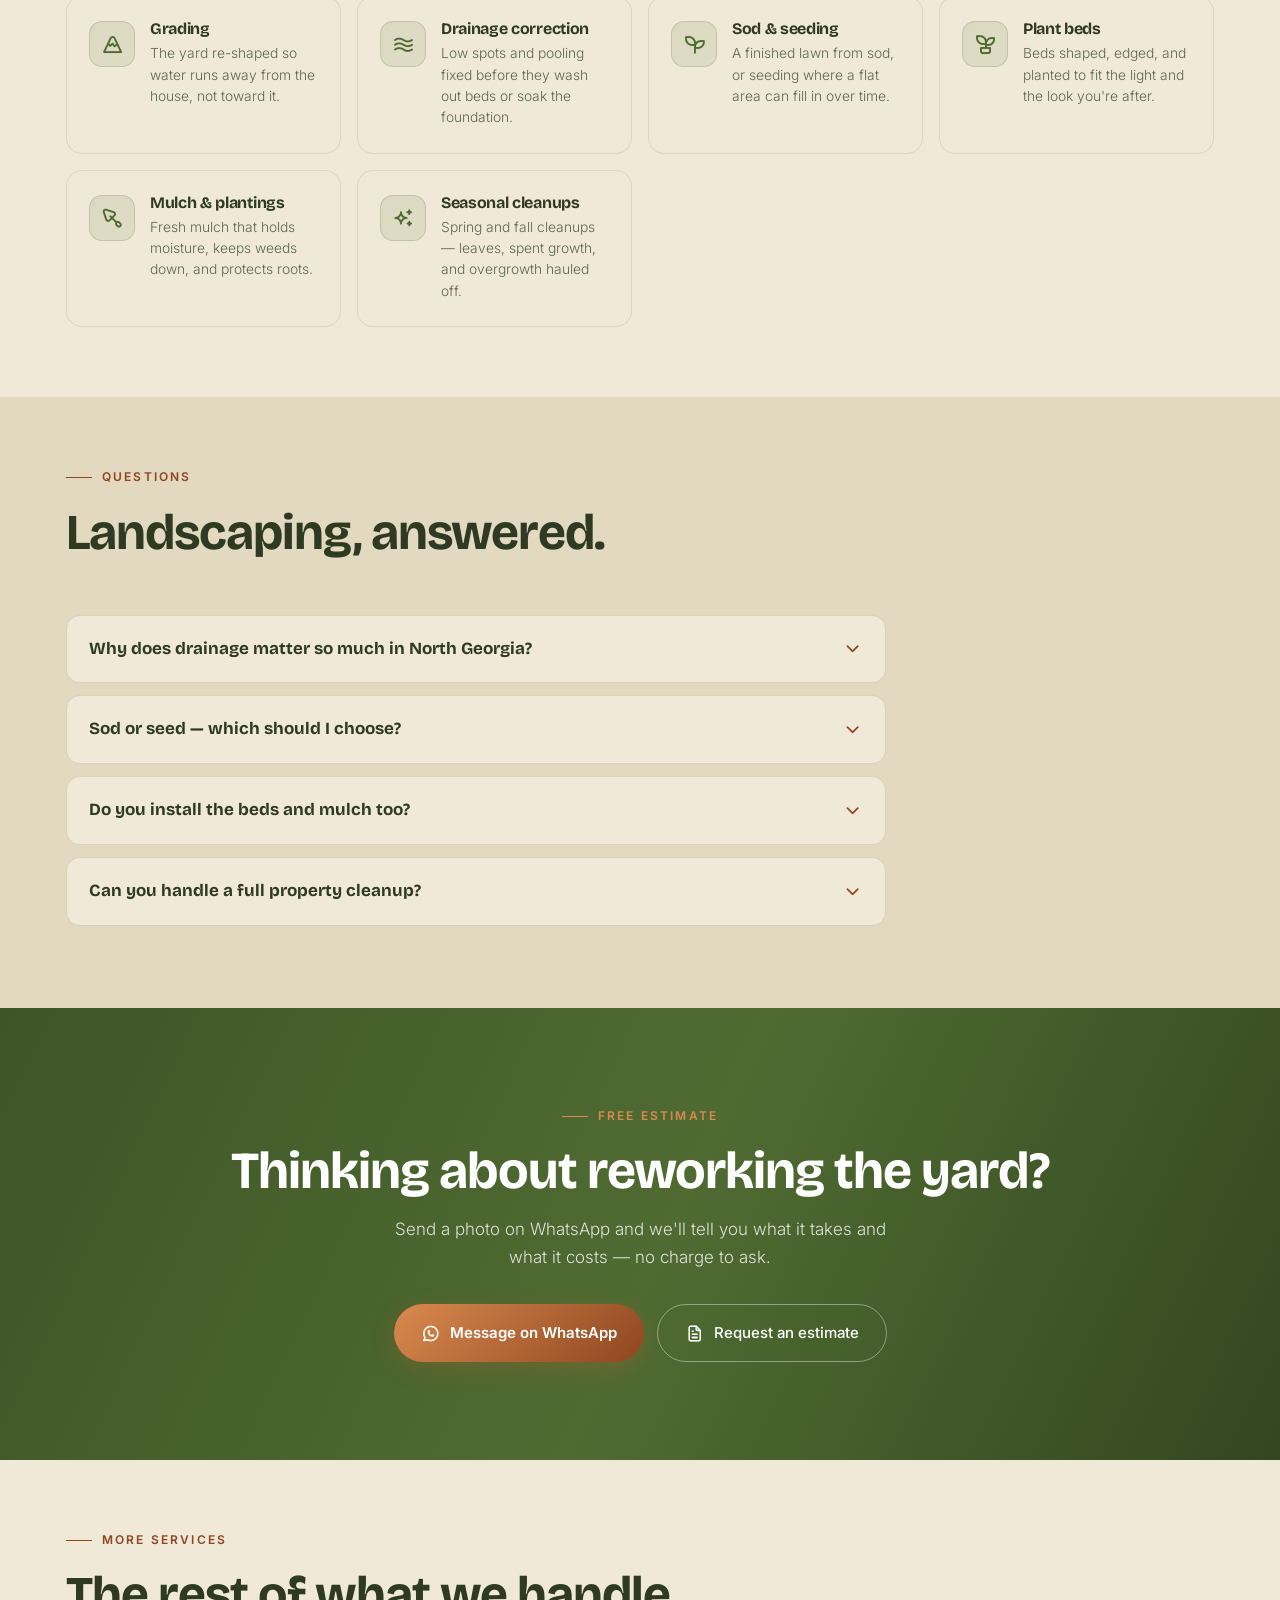
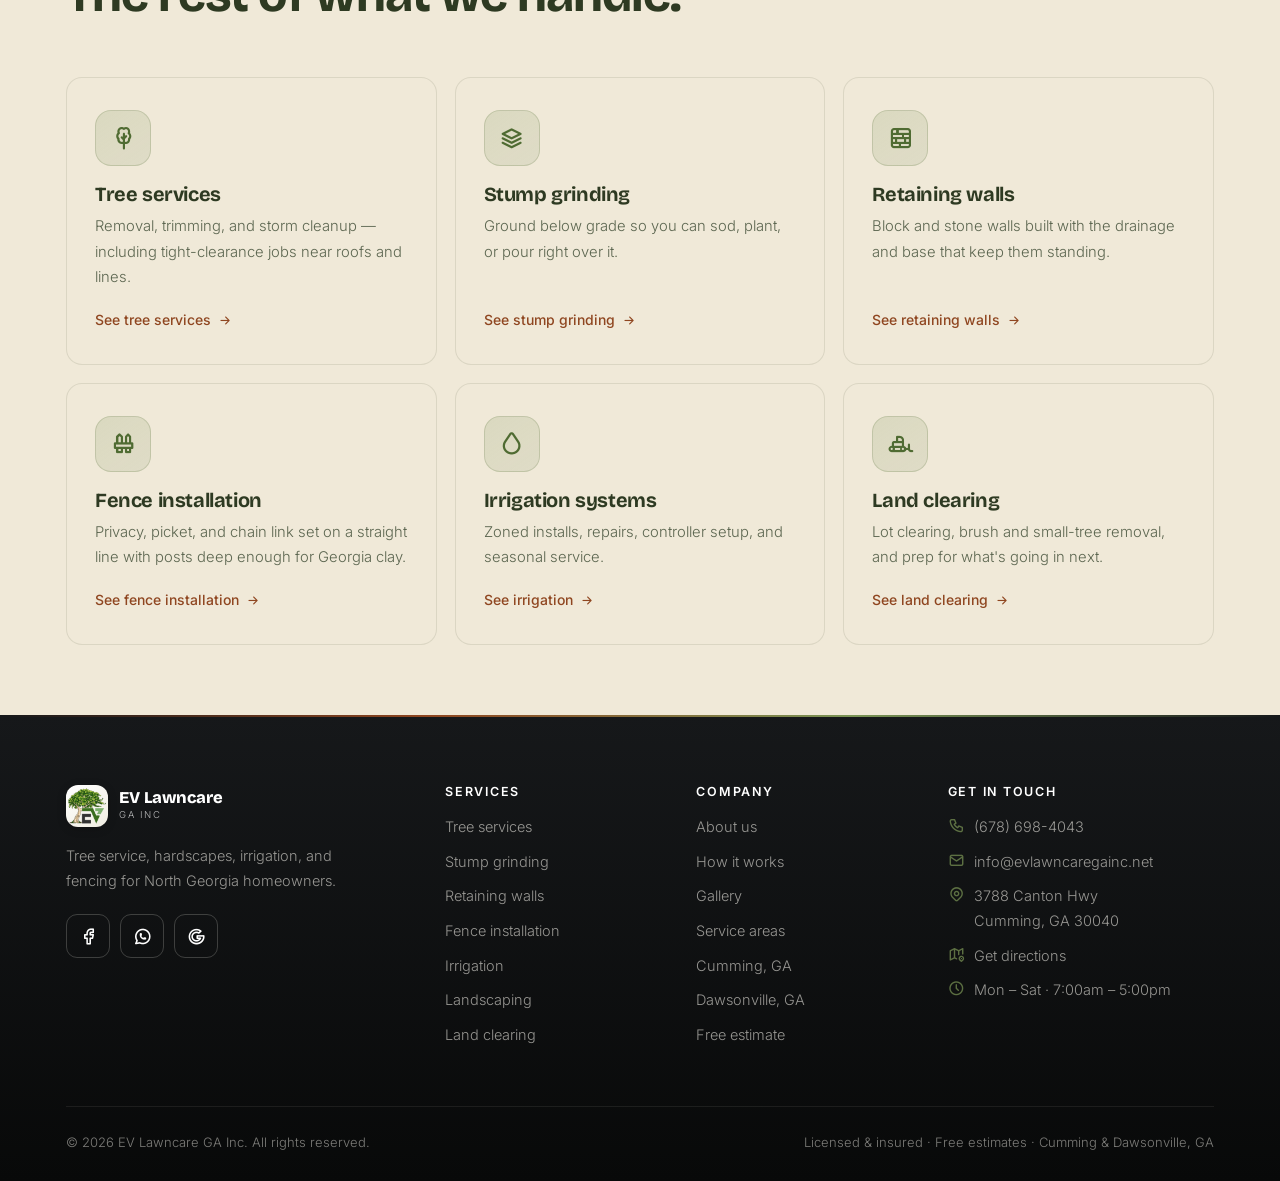
<file: services/landscaping.html>
<!DOCTYPE html>
<html lang="en">
<head>
<meta charset="UTF-8">
<meta name="viewport" content="width=device-width, initial-scale=1.0">
<link rel="icon" type="image/png" sizes="32x32" href="../assets/img/favicon-32.png">
<link rel="icon" type="image/png" sizes="16x16" href="../assets/img/favicon-16.png">
<link rel="apple-touch-icon" href="../assets/img/apple-touch-icon.png">
<title>Landscaping in Cumming &amp; Dawsonville, GA | EV Lawncare</title>
<meta name="description" content="Landscaping in Cumming and Dawsonville, GA: grading and drainage, sod and seeding, plant beds and mulch, and seasonal cleanups. Free estimates.">
<link rel="preconnect" href="https://fonts.googleapis.com">
<link rel="preconnect" href="https://fonts.gstatic.com" crossorigin>
<link href="https://fonts.googleapis.com/css2?family=Bricolage+Grotesque:opsz,wght@12..96,400;12..96,500;12..96,700;12..96,800&family=Inter:wght@300;400;500;600&display=swap" rel="stylesheet">
<link rel="stylesheet" href="../assets/styles.css">
<!-- SEO -->
<link rel="canonical" href="https://evlawncaregainc.net/services/landscaping.html">
<meta property="og:site_name" content="EV Lawncare GA Inc">
<meta property="og:type" content="website">
<meta property="og:title" content="Landscaping in Cumming &amp; Dawsonville, GA — Grading, Sod, Beds &amp; Drainage | EV Lawncare GA">
<meta property="og:description" content="Landscaping in Cumming and Dawsonville, GA: grading and drainage correction, sod and seeding, plant beds and mulch, and seasonal cleanups. Built for Georgia clay. Free estimates.">
<meta property="og:url" content="https://evlawncaregainc.net/services/landscaping.html">
<meta property="og:image" content="https://evlawncaregainc.net/assets/img/og/og-home.jpg">
<meta property="og:image:width" content="1200">
<meta property="og:image:height" content="630">
<meta property="og:locale" content="en_US">
<meta name="twitter:card" content="summary_large_image">
<meta name="twitter:title" content="Landscaping in Cumming &amp; Dawsonville, GA — Grading, Sod, Beds &amp; Drainage | EV Lawncare GA">
<meta name="twitter:description" content="Landscaping in Cumming and Dawsonville, GA: grading and drainage correction, sod and seeding, plant beds and mulch, and seasonal cleanups. Built for Georgia clay. Free estimates.">
<meta name="twitter:image" content="https://evlawncaregainc.net/assets/img/og/og-home.jpg">
<script type="application/ld+json">
{
 "@context": "https://schema.org",
 "@graph": [
  {
   "@type": [
    "LocalBusiness",
    "HomeAndConstructionBusiness"
   ],
   "@id": "https://evlawncaregainc.net/#business",
   "name": "EV Lawncare GA Inc",
   "url": "https://evlawncaregainc.net/",
   "image": "https://evlawncaregainc.net/assets/img/og/og-home.jpg",
   "telephone": "+1-678-698-4043",
   "email": "info@evlawncaregainc.net",
   "priceRange": "$$",
   "address": {
    "@type": "PostalAddress",
    "streetAddress": "3788 Canton Hwy",
    "addressLocality": "Cumming",
    "addressRegion": "GA",
    "postalCode": "30040",
    "addressCountry": "US"
   },
   "geo": {
    "@type": "GeoCoordinates",
    "latitude": 34.2073,
    "longitude": -84.1402
   },
   "areaServed": [
    {
     "@type": "City",
     "name": "Cumming, GA"
    },
    {
     "@type": "City",
     "name": "Dawsonville, GA"
    },
    {
     "@type": "AdministrativeArea",
     "name": "Forsyth County, GA"
    },
    {
     "@type": "AdministrativeArea",
     "name": "Dawson County, GA"
    }
   ],
   "openingHoursSpecification": [
    {
     "@type": "OpeningHoursSpecification",
     "dayOfWeek": [
      "Monday",
      "Tuesday",
      "Wednesday",
      "Thursday",
      "Friday",
      "Saturday"
     ],
     "opens": "07:00",
     "closes": "17:00"
    }
   ],
   "sameAs": [
    "https://www.facebook.com/evlawncaregainc",
    "https://www.google.com/maps/place/?cid=15132349286849089629"
   ],
   "description": "Insured tree service, stump grinding, retaining walls, fence installation, irrigation, landscaping, and land clearing for homeowners in Cumming and Dawsonville, Georgia.",
   "hasOfferCatalog": {
    "@type": "OfferCatalog",
    "name": "Services",
    "itemListElement": [
     {
      "@type": "Offer",
      "url": "https://evlawncaregainc.net/services/tree-services.html",
      "itemOffered": {
       "@type": "Service",
       "name": "Tree services"
      }
     },
     {
      "@type": "Offer",
      "url": "https://evlawncaregainc.net/services/stump-grinding.html",
      "itemOffered": {
       "@type": "Service",
       "name": "Stump grinding"
      }
     },
     {
      "@type": "Offer",
      "url": "https://evlawncaregainc.net/services/retaining-walls.html",
      "itemOffered": {
       "@type": "Service",
       "name": "Retaining walls"
      }
     },
     {
      "@type": "Offer",
      "url": "https://evlawncaregainc.net/services/fence-installation.html",
      "itemOffered": {
       "@type": "Service",
       "name": "Fence installation"
      }
     },
     {
      "@type": "Offer",
      "url": "https://evlawncaregainc.net/services/irrigation-systems.html",
      "itemOffered": {
       "@type": "Service",
       "name": "Irrigation systems"
      }
     },
     {
      "@type": "Offer",
      "url": "https://evlawncaregainc.net/services/landscaping.html",
      "itemOffered": {
       "@type": "Service",
       "name": "Landscaping"
      }
     },
     {
      "@type": "Offer",
      "url": "https://evlawncaregainc.net/services/land-clearing.html",
      "itemOffered": {
       "@type": "Service",
       "name": "Land clearing"
      }
     }
    ]
   }
  },
  {
   "@type": "Service",
   "name": "Landscaping",
   "serviceType": "Grading, drainage, sod, plant beds and seasonal cleanups",
   "description": "Landscaping in Cumming and Dawsonville, GA: grading and drainage correction, sod and seeding, plant beds and mulch, and seasonal property cleanups. Free estimates.",
   "provider": {
    "@id": "https://evlawncaregainc.net/#business"
   },
   "areaServed": [
    {
     "@type": "City",
     "name": "Cumming, GA"
    },
    {
     "@type": "City",
     "name": "Dawsonville, GA"
    }
   ],
   "url": "https://evlawncaregainc.net/services/landscaping.html"
  },
  {
   "@type": "FAQPage",
   "mainEntity": [
    {
     "@type": "Question",
     "name": "Why does drainage matter so much in North Georgia?",
     "acceptedAnswer": {
      "@type": "Answer",
      "text": "Our soil is heavy red clay, and it doesn't absorb water the way sandy soil does. Add the hard summer downpours we get around Cumming and Dawsonville and water pools where it shouldn't - against the foundation, in low spots in the yard, over the septic field. Correct grading sends that water away from the house and keeps it from washing out your beds and lawn."
     }
    },
    {
     "@type": "Question",
     "name": "Sod or seed - which should I choose?",
     "acceptedAnswer": {
      "@type": "Answer",
      "text": "Sod gives you a finished lawn the day it goes down and holds the soil right away, which is why it's the better choice on slopes and anywhere you want it to look done now. Seed costs less and works well on large, flat areas when you can wait for it to fill in. We'll tell you which one fits your yard and budget."
     }
    },
    {
     "@type": "Question",
     "name": "Do you install the beds and mulch too?",
     "acceptedAnswer": {
      "@type": "Answer",
      "text": "Yes. We shape and edge the beds, set the plants, and top it off with mulch that holds moisture and keeps weeds down. Fresh mulch also protects roots through the heat of summer and the cold snaps in winter."
     }
    },
    {
     "@type": "Question",
     "name": "Can you handle a full property cleanup?",
     "acceptedAnswer": {
      "@type": "Answer",
      "text": "We do. Seasonal cleanups - leaves, spent growth, overgrown beds, and hauling it all off - get a property back in shape in spring and fall. It pairs well with a fresh round of mulch and any bed work that's due."
     }
    }
   ]
  },
  {
   "@type": "BreadcrumbList",
   "itemListElement": [
    {
     "@type": "ListItem",
     "position": 1,
     "name": "Home",
     "item": "https://evlawncaregainc.net/"
    },
    {
     "@type": "ListItem",
     "position": 2,
     "name": "Services",
     "item": "https://evlawncaregainc.net/services.html"
    },
    {
     "@type": "ListItem",
     "position": 3,
     "name": "Landscaping",
     "item": "https://evlawncaregainc.net/services/landscaping.html"
    }
   ]
  }
 ]
}
</script>
<!-- Google Analytics 4 (GA4) — reemplaza G-ZB6JL4V24F por el ID real de tu propiedad (Measurement ID). Debe ser identico en todas las paginas para que un find & replace del ID funcione de una. -->
<script async src="https://www.googletagmanager.com/gtag/js?id=G-ZB6JL4V24F"></script>
<script>
  window.dataLayer = window.dataLayer || [];
  function gtag(){dataLayer.push(arguments);}
  gtag('js', new Date());
  gtag('config', 'G-ZB6JL4V24F');
</script>
</head>
<body>
<nav class="nav solid" id="nav">
  <div class="wrap nav-inner">
    <a href="../index.html" class="brand">
      <div class="brand-mark"><img src="../assets/img/logo-mark.png" alt="" width="128" height="128"></div>
      <div>
        <div class="brand-name notranslate" translate="no">EV Lawncare</div>
        <div class="brand-sub notranslate" translate="no">GA Inc</div>
      </div>
    </a>
    <div class="nav-links">
      <a href="../index.html">Home</a>
      <div class="nav-drop" data-drop>
        <a href="../services.html" class="nav-drop-toggle on" aria-haspopup="true" aria-expanded="false">Services <i class="ti ti-chevron-down"></i></a>
        <div class="nav-drop-menu" role="menu">
          <a role="menuitem" href="tree-services.html"><i class="ti ti-tree"></i> Tree services</a>
          <a role="menuitem" href="stump-grinding.html"><i class="ti ti-stack-2"></i> Stump grinding</a>
          <a role="menuitem" href="retaining-walls.html"><i class="ti ti-wall"></i> Retaining walls</a>
          <a role="menuitem" href="fence-installation.html"><i class="ti ti-fence"></i> Fence installation</a>
          <a role="menuitem" href="irrigation-systems.html"><i class="ti ti-droplet"></i> Irrigation systems</a>
          <a role="menuitem" href="landscaping.html" class="on"><i class="ti ti-plant"></i> Landscaping</a>
          <a role="menuitem" href="land-clearing.html"><i class="ti ti-bulldozer"></i> Land clearing</a>
          <a href="../services.html" class="nav-drop-all">See all services <i class="ti ti-arrow-right"></i></a>
        </div>
      </div>
      <a href="../about.html">About us</a>
      <a href="../index.html#areas">Service areas</a>
      <a href="../gallery.html">Gallery</a>
      <a href="../contact.html">Contact</a>
    </div>
    <a href="sms:6786984043" class="nav-cta"><i class="ti ti-message"></i> <span class="cta-lg">Text for a free estimate</span><span class="cta-sm">Free estimate</span></a>
    <button class="nav-toggle" aria-label="Open menu" aria-expanded="false"><i class="ti ti-menu-2"></i></button>
  </div>
</nav>

<header class="pagehead">
  <div class="wrap">
    <div class="crumbs"><a href="../index.html">Home</a> <i class="ti ti-chevron-right"></i> <a href="../services.html">Services</a> <i class="ti ti-chevron-right"></i> Landscaping</div>
    <h1>Landscaping in Cumming &amp; Dawsonville, <em>from the ground up</em>.</h1>
    <p>Grading, drainage, sod, and beds — the parts of a yard that decide whether everything planted on top of it thrives or washes out in the next Georgia storm.</p>
  </div>
</header>

<main>
<section class="sec sec-tight">
  <div class="wrap">
    <div class="split">
      <div class="reveal">
        <div class="eyebrow">Landscaping</div>
        <h2 style="font-size:clamp(29px,3.9vw,44px);margin-bottom:17px">Groundwork first, then a yard that lasts.</h2>
        <p style="color:var(--ink-soft);margin-bottom:16px">A good-looking yard isn't just what you plant — it's the shape of the ground underneath it. If the grade runs the wrong way or the drainage is off, water pools where it shouldn't, beds wash out, and new sod struggles no matter how much you water it.</p>
        <p style="color:var(--ink-soft);margin-bottom:16px">We start where it counts: correcting the grade so water moves away from the house, then building the lawn and beds on top of ground that's ready for them. Sod or seed, plant beds and mulch, and the seasonal cleanups that keep it all looking cared-for through the year.</p>
        <p style="color:var(--ink-soft)">Around Cumming and Dawsonville the soil is heavy clay and the summer rain comes down hard — which is exactly why the groundwork matters more here than most people expect.</p>
      </div>
      <div class="feat-photo reveal" style="aspect-ratio:4/5">
        <img src="../assets/img/landscaping/landscaping-01-md.webp" srcset="../assets/img/landscaping/landscaping-01-sm.webp 700w, ../assets/img/landscaping/landscaping-01-md.webp 1100w" sizes="(max-width:900px) 100vw, 50vw" alt="Stone retaining wall with steps and mulched planting beds in North Georgia" decoding="async">
      </div>
    </div>
  </div>
</section>

<section class="sec sec-tight sec-sand">
  <div class="wrap">
    <div class="feat-card reveal">
      <div class="fc-ic"><i class="ti ti-ripple"></i></div>
      <div class="eyebrow">Grading &amp; drainage</div>
      <h2>Get the water moving the right way.</h2>
      <p>Standing water and a yard that never dries out usually trace back to one thing: the grade. When the ground slopes toward the house instead of away from it, every hard rain pushes water where you don't want it — against the foundation, into low spots, across the beds. We re-shape the grade so runoff drains away cleanly, correct the low areas that collect water, and set the yard up so what you plant next actually has a chance.</p>
      <ul class="svc-points">
        <li><i class="ti ti-check"></i> Grading to move water away from the house</li>
        <li><i class="ti ti-check"></i> Correcting low spots and pooling</li>
        <li><i class="ti ti-check"></i> Erosion control on slopes</li>
        <li><i class="ti ti-check"></i> A base that's ready for sod and beds</li>
      </ul>
    </div>
  </div>
</section>

<section class="sec sec-tight">
  <div class="wrap">
    <div class="feat-card reveal">
      <div class="fc-ic"><i class="ti ti-seeding"></i></div>
      <div class="eyebrow">Sod, beds &amp; mulch</div>
      <h2>A finished yard, not just a planted one.</h2>
      <p>Once the ground is right, we build the yard on top of it. Sod gives you a lawn the day it goes down and holds the soil on slopes; seeding is the cheaper route on big, flat areas when you can wait for it to fill in. Then come the beds — shaped, edged, planted, and topped with mulch that holds moisture, keeps weeds down, and protects roots through the summer heat and winter cold.</p>
      <div class="callout" style="text-align:left;max-width:660px;margin:22px auto 0">
        <i class="ti ti-home"></i>
        <div>
          <h3>Why the groundwork pays off</h3>
          <p>Grading and drainage done right raise what your home is worth and head off the expensive problems — erosion, pooling water, and a soggy yard — before they start. In North Georgia clay, that base is what makes the difference between a yard that lasts and one you're redoing in two years.</p>
        </div>
      </div>
    </div>
  </div>
</section>

<section class="sec sec-tight">
  <div class="wrap">
    <div class="sec-head reveal">
      <div class="eyebrow">What's included</div>
      <h2>Everything that comes with the job.</h2>
    </div>
    <div class="incl-grid">
      <div class="incl reveal"><div class="incl-ic"><i class="ti ti-mountain"></i></div><div><h3>Grading</h3><p>The yard re-shaped so water runs away from the house, not toward it.</p></div></div>
      <div class="incl reveal"><div class="incl-ic"><i class="ti ti-ripple"></i></div><div><h3>Drainage correction</h3><p>Low spots and pooling fixed before they wash out beds or soak the foundation.</p></div></div>
      <div class="incl reveal"><div class="incl-ic"><i class="ti ti-seeding"></i></div><div><h3>Sod &amp; seeding</h3><p>A finished lawn from sod, or seeding where a flat area can fill in over time.</p></div></div>
      <div class="incl reveal"><div class="incl-ic"><i class="ti ti-plant"></i></div><div><h3>Plant beds</h3><p>Beds shaped, edged, and planted to fit the light and the look you're after.</p></div></div>
      <div class="incl reveal"><div class="incl-ic"><i class="ti ti-trowel"></i></div><div><h3>Mulch &amp; plantings</h3><p>Fresh mulch that holds moisture, keeps weeds down, and protects roots.</p></div></div>
      <div class="incl reveal"><div class="incl-ic"><i class="ti ti-sparkles"></i></div><div><h3>Seasonal cleanups</h3><p>Spring and fall cleanups — leaves, spent growth, and overgrowth hauled off.</p></div></div>
    </div>
  </div>
</section>

<section class="sec sec-tight sec-sand">
  <div class="wrap">
    <div class="sec-head reveal">
      <div class="eyebrow">Questions</div>
      <h2>Landscaping, answered.</h2>
    </div>
    <div class="faq reveal">
      <details>
        <summary>Why does drainage matter so much in North Georgia? <i class="ti ti-chevron-down"></i></summary>
        <div class="faq-a">Our soil is heavy red clay, and it doesn't absorb water the way sandy soil does. Add the hard summer downpours we get around Cumming and Dawsonville and water pools where it shouldn't — against the foundation, in low spots, over the septic field. Correct grading sends that water away from the house and keeps it from washing out your beds and lawn.</div>
      </details>
      <details>
        <summary>Sod or seed — which should I choose? <i class="ti ti-chevron-down"></i></summary>
        <div class="faq-a">Sod gives you a finished lawn the day it goes down and holds the soil right away, which is why it's the better choice on slopes and anywhere you want it looking done now. Seed costs less and works well on large, flat areas when you can wait for it to fill in. We'll tell you which one fits your yard and budget.</div>
      </details>
      <details>
        <summary>Do you install the beds and mulch too? <i class="ti ti-chevron-down"></i></summary>
        <div class="faq-a">Yes. We shape and edge the beds, set the plants, and top it off with mulch that holds moisture and keeps weeds down. Fresh mulch also protects roots through the heat of summer and the cold snaps in winter.</div>
      </details>
      <details>
        <summary>Can you handle a full property cleanup? <i class="ti ti-chevron-down"></i></summary>
        <div class="faq-a">We do. Seasonal cleanups — leaves, spent growth, overgrown beds, and hauling it all off — get a property back in shape in spring and fall. It pairs well with a fresh round of mulch and any bed work that's due.</div>
      </details>
    </div>
  </div>
</section>

<section class="cta-band">
  <div class="wrap reveal">
    <div class="eyebrow">Free estimate</div>
    <h2>Thinking about reworking the yard?</h2>
    <p>Send a photo on WhatsApp and we'll tell you what it takes and what it costs — no charge to ask.</p>
    <div class="cta-actions">
      <a href="https://wa.me/16786984043" class="btn btn-clay"><i class="ti ti-brand-whatsapp"></i> Message on WhatsApp</a>
      <a href="../contact.html" class="btn btn-outline"><i class="ti ti-file-text"></i> Request an estimate</a>
    </div>
  </div>
</section>

<section class="sec sec-tight">
  <div class="wrap">
    <div class="sec-head reveal">
      <div class="eyebrow">More services</div>
      <h2>The rest of what we handle.</h2>
    </div>
    <div class="svc-cards" data-current="landscaping"></div>
  </div>
</section>

<!-- Botonera flotante de contacto (desplegable) -->
<div class="cdock" id="cdock">
  <div class="cdock-items">
    <a class="cdock-btn cd-wa" href="https://wa.me/16786984043" data-label="WhatsApp" aria-label="Message us on WhatsApp"><i class="ti ti-brand-whatsapp" aria-hidden="true"></i></a>
    <a class="cdock-btn cd-call" href="tel:6786984043" data-label="Call" aria-label="Call (678) 698-4043"><i class="ti ti-phone" aria-hidden="true"></i></a>
    <a class="cdock-btn cd-mail" href="mailto:info@evlawncaregainc.net" data-label="Email" aria-label="Email us"><i class="ti ti-mail" aria-hidden="true"></i></a>
    <a class="cdock-btn cd-fb" href="https://www.facebook.com/evlawncaregainc" target="_blank" rel="noopener noreferrer" data-label="Facebook" aria-label="Visit our Facebook page"><i class="ti ti-brand-facebook" aria-hidden="true"></i></a>
    <a class="cdock-btn cd-gg" href="https://www.google.com/maps/place/?cid=15132349286849089629" target="_blank" rel="noopener noreferrer" data-label="Reviews" aria-label="EV Lawncare on Google"><i class="ti ti-brand-google" aria-hidden="true"></i></a>
    <a class="cdock-btn cd-dir" href="https://www.google.com/maps/dir/?api=1&amp;destination=3788+Canton+Hwy%2C+Cumming%2C+GA+30040" target="_blank" rel="noopener noreferrer" data-label="Directions" aria-label="Get directions"><i class="ti ti-map-2" aria-hidden="true"></i></a>
  </div>
  <button class="cdock-toggle" type="button" aria-expanded="false" aria-controls="cdock" aria-label="Open contact options"><i class="ti ti-messages cdock-i-open" aria-hidden="true"></i><i class="ti ti-x cdock-i-close" aria-hidden="true"></i></button>
</div>
</main>
<footer class="footer">
  <div class="wrap">
    <div class="foot-grid">
      <div class="foot-brand">
        <a href="../index.html" class="brand">
          <div class="brand-mark"><img src="../assets/img/logo-mark.png" alt="" width="128" height="128"></div>
          <div><div class="brand-name notranslate" translate="no">EV Lawncare</div><div class="brand-sub notranslate" translate="no">GA Inc</div></div>
        </a>
        <p>Tree service, hardscapes, irrigation, and fencing for North Georgia homeowners.</p>
        <div class="foot-social">
          <a href="https://www.facebook.com/evlawncaregainc" target="_blank" rel="noopener noreferrer" aria-label="Facebook"><i class="ti ti-brand-facebook"></i></a>
          <a href="https://wa.me/16786984043" aria-label="WhatsApp"><i class="ti ti-brand-whatsapp"></i></a>
          <a href="https://www.google.com/maps/place/?cid=15132349286849089629" target="_blank" rel="noopener noreferrer" aria-label="EV Lawncare on Google"><i class="ti ti-brand-google"></i></a>
        </div>
      </div>
      <div class="foot-col">
        <h2>Services</h2>
        <ul>
          <li><a href="tree-services.html">Tree services</a></li>
          <li><a href="stump-grinding.html">Stump grinding</a></li>
          <li><a href="retaining-walls.html">Retaining walls</a></li>
          <li><a href="fence-installation.html">Fence installation</a></li>
          <li><a href="irrigation-systems.html">Irrigation</a></li>
          <li><a href="landscaping.html">Landscaping</a></li>
          <li><a href="land-clearing.html">Land clearing</a></li>
        </ul>
      </div>
      <div class="foot-col">
        <h2>Company</h2>
        <ul>
          <li><a href="../about.html">About us</a></li>
          <li><a href="../index.html#process">How it works</a></li>
          <li><a href="../gallery.html">Gallery</a></li>
          <li><a href="../index.html#areas">Service areas</a></li>
          <li><a href="../cumming-ga.html">Cumming, GA</a></li>
          <li><a href="../dawsonville-ga.html">Dawsonville, GA</a></li>
          <li><a href="../contact.html">Free estimate</a></li>
        </ul>
      </div>
      <div class="foot-col">
        <h2>Get in touch</h2>
        <ul>
          <li><a href="tel:6786984043"><i class="ti ti-phone"></i> (678) 698-4043</a></li>
          <li><a href="mailto:info@evlawncaregainc.net"><i class="ti ti-mail"></i> info@evlawncaregainc.net</a></li>
          <li><span><i class="ti ti-map-pin"></i> 3788 Canton Hwy<br>Cumming, GA 30040</span></li>
          <li><a href="https://www.google.com/maps/dir/?api=1&amp;destination=3788+Canton+Hwy%2C+Cumming%2C+GA+30040" target="_blank" rel="noopener noreferrer"><i class="ti ti-map-2"></i> Get directions</a></li>
          <li><span><i class="ti ti-clock"></i> Mon – Sat · 7:00am – 5:00pm</span></li>
        </ul>
      </div>
    </div>
    <div class="foot-bottom">
      <span>© 2026 <span class="notranslate" translate="no">EV Lawncare GA Inc</span>. All rights reserved.</span>
      <span>Licensed &amp; insured · Free estimates · <span class="notranslate" translate="no">Cumming</span> &amp; <span class="notranslate" translate="no">Dawsonville</span>, GA</span>
    </div>
  </div>
</footer>
<script>
const nav=document.getElementById('nav');
addEventListener('scroll',()=>{nav.classList.toggle('solid',scrollY>60||document.body.dataset.fixednav==='1')});
const io=new IntersectionObserver(es=>{es.forEach(e=>{if(e.isIntersecting){e.target.classList.add('in');io.unobserve(e.target)}})},{threshold:.12});
document.querySelectorAll('.reveal').forEach(el=>io.observe(el));
</script>
<script>
/* Menú móvil: abre/cierra el desplegable al tocar la hamburguesa (.nav-toggle) */
(function(){
  var nav=document.getElementById('nav');
  var t=nav&&nav.querySelector('.nav-toggle');
  if(!t)return;
  t.addEventListener('click',function(){
    var open=nav.classList.toggle('open');
    t.setAttribute('aria-expanded',open?'true':'false');
  });
  var mq=matchMedia('(max-width:900px)');
  nav.querySelectorAll('[data-drop]').forEach(function(drop){
    var dt=drop.querySelector('.nav-drop-toggle');
    if(dt)dt.addEventListener('click',function(e){
      if(mq.matches){e.preventDefault();var o=drop.classList.toggle('open');dt.setAttribute('aria-expanded',o?'true':'false');}
    });
  });
  nav.querySelectorAll('.nav-links a').forEach(function(a){
    a.addEventListener('click',function(){
      if(a.classList.contains('nav-drop-toggle')&&mq.matches)return;
      nav.classList.remove('open');
    });
  });
  document.addEventListener('click',function(e){
    nav.querySelectorAll('[data-drop].open').forEach(function(drop){
      if(!drop.contains(e.target))drop.classList.remove('open');
    });
  });
})();

/* Botonera flotante de contacto: abrir/cerrar (accesible) */
(function(){
  var dock=document.getElementById('cdock');
  if(!dock)return;
  var toggle=dock.querySelector('.cdock-toggle');
  function setOpen(open){
    dock.classList.toggle('open',open);
    toggle.setAttribute('aria-expanded',open?'true':'false');
    toggle.setAttribute('aria-label',open?'Close contact options':'Open contact options');
  }
  toggle.addEventListener('click',function(e){e.stopPropagation();setOpen(!dock.classList.contains('open'));});
  document.addEventListener('click',function(e){if(!dock.contains(e.target))setOpen(false);});
  document.addEventListener('keydown',function(e){if(e.key==='Escape'&&dock.classList.contains('open')){setOpen(false);toggle.focus();}});
  dock.querySelectorAll('.cdock-btn').forEach(function(a){a.addEventListener('click',function(){setOpen(false);});});
})();
</script>
<script>
const IMG_KEY=matchMedia('(max-width: 768px)').matches?'sm':'md';
const RM=matchMedia('(prefers-reduced-motion: reduce)').matches;
document.querySelectorAll('[data-slider]').forEach((sl,idx)=>{
  const slides=[...sl.querySelectorAll('.slide')],dotsBox=sl.querySelector('.slider-dots');
  if(slides.length<2){if(dotsBox)dotsBox.remove();
    new IntersectionObserver(es=>{es.forEach(e=>{if(e.isIntersecting){const img=sl.querySelector('.slide-img');if(img&&img.dataset[IMG_KEY]){const bg=sl.querySelector('.slide-bg');const fill=()=>{if(bg&&!bg.src)bg.src=img.currentSrc||img.src};img.addEventListener('load',fill,{once:true});img.src=img.dataset[IMG_KEY];if(img.complete)fill()}}})},{rootMargin:'300px 0px'}).observe(sl);
    return}
  let cur=0,timer=null;
  function loadSlide(i){
    const s=slides[(i+slides.length)%slides.length],img=s.querySelector('.slide-img');
    if(!img||!img.dataset[IMG_KEY])return;
    const bg=s.querySelector('.slide-bg');
    const fill=()=>{if(bg&&!bg.src)bg.src=img.currentSrc||img.src};
    img.addEventListener('load',fill,{once:true});
    img.src=img.dataset[IMG_KEY];
    delete img.dataset.sm;delete img.dataset.md;
    if(img.complete)fill();
  }
  slides.forEach((_,i)=>{
    const d=document.createElement('div');
    d.className='dot'+(i===0?' on':'');
    d.addEventListener('click',()=>{go(i);restart()});
    dotsBox.appendChild(d);
  });
  const dots=[...dotsBox.children];
  function go(i){
    slides[cur].classList.remove('on');dots[cur].classList.remove('on');
    cur=(i+slides.length)%slides.length;
    slides[cur].classList.add('on');dots[cur].classList.add('on');
    loadSlide(cur);loadSlide(cur+1);loadSlide(cur-1);
  }
  const start=()=>{if(RM)return;if(!timer)timer=setInterval(()=>go(cur+1),3600+idx*220)};
  const stop=()=>{clearInterval(timer);timer=null};
  const restart=()=>{stop();start()};
  let booted=false;
  new IntersectionObserver(es=>{
    es.forEach(e=>{
      if(e.isIntersecting){
        if(!booted){booted=true;loadSlide(0);loadSlide(1)}
        start();
      }else{
        stop();
      }
    });
  },{rootMargin:'300px 0px'}).observe(sl);
  [['prev','chevron-left',-1,'Previous photo'],['next','chevron-right',1,'Next photo']].forEach(([cls,icon,step,label])=>{
    const b=document.createElement('button');
    b.type='button';b.className='slider-arrow '+cls;b.setAttribute('aria-label',label);
    b.innerHTML='<i class="ti ti-'+icon+'"></i>';
    b.addEventListener('click',()=>{go(cur+step);restart()});
    sl.appendChild(b);
  });
  sl.addEventListener('mouseenter',stop);
  sl.addEventListener('mouseleave',start);
  let x0=null;
  sl.addEventListener('touchstart',e=>{x0=e.touches[0].clientX;stop()},{passive:true});
  sl.addEventListener('touchend',e=>{
    if(x0===null)return;
    const dx=e.changedTouches[0].clientX-x0;
    if(Math.abs(dx)>40)go(dx<0?cur+1:cur-1);
    x0=null;start();
  },{passive:true});
});
</script>
<script src="../assets/lightbox.js" defer></script>
<script src="../assets/services-cards.js"></script>
</body>
</html>
</file>
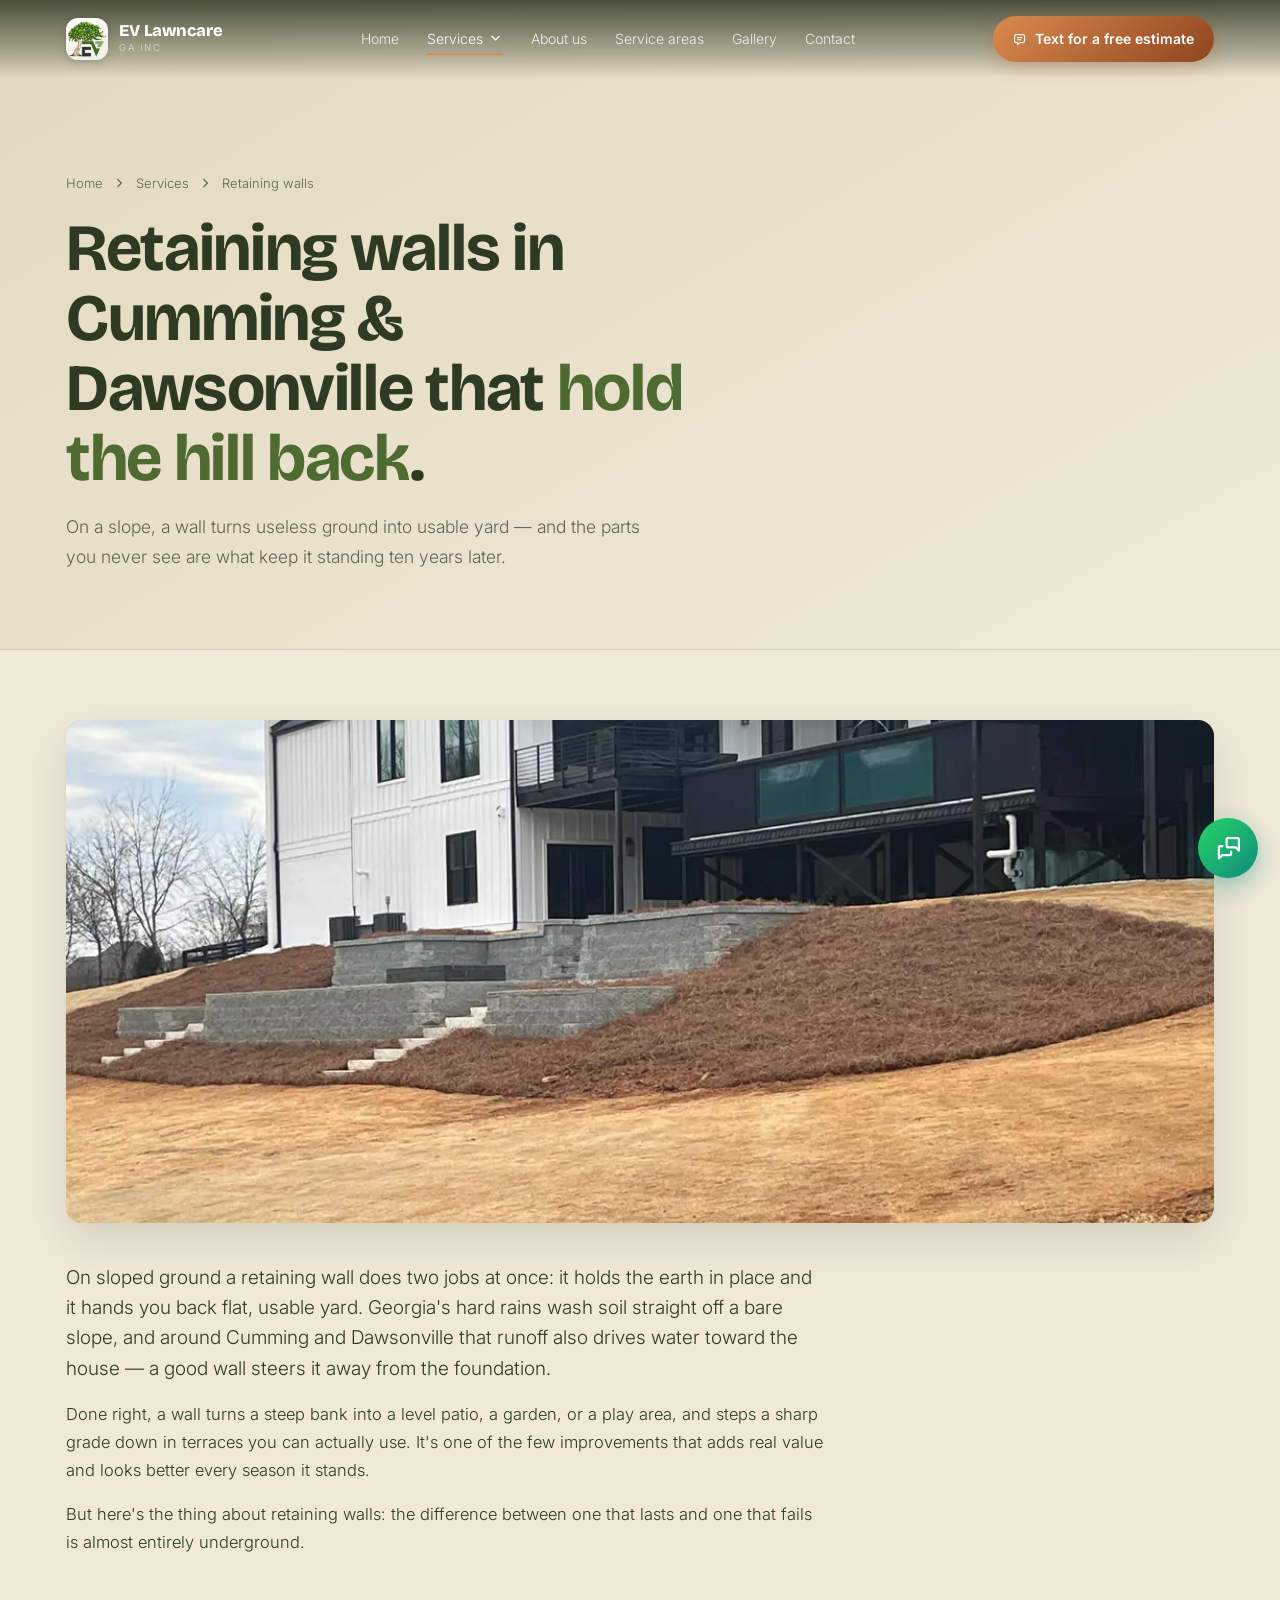
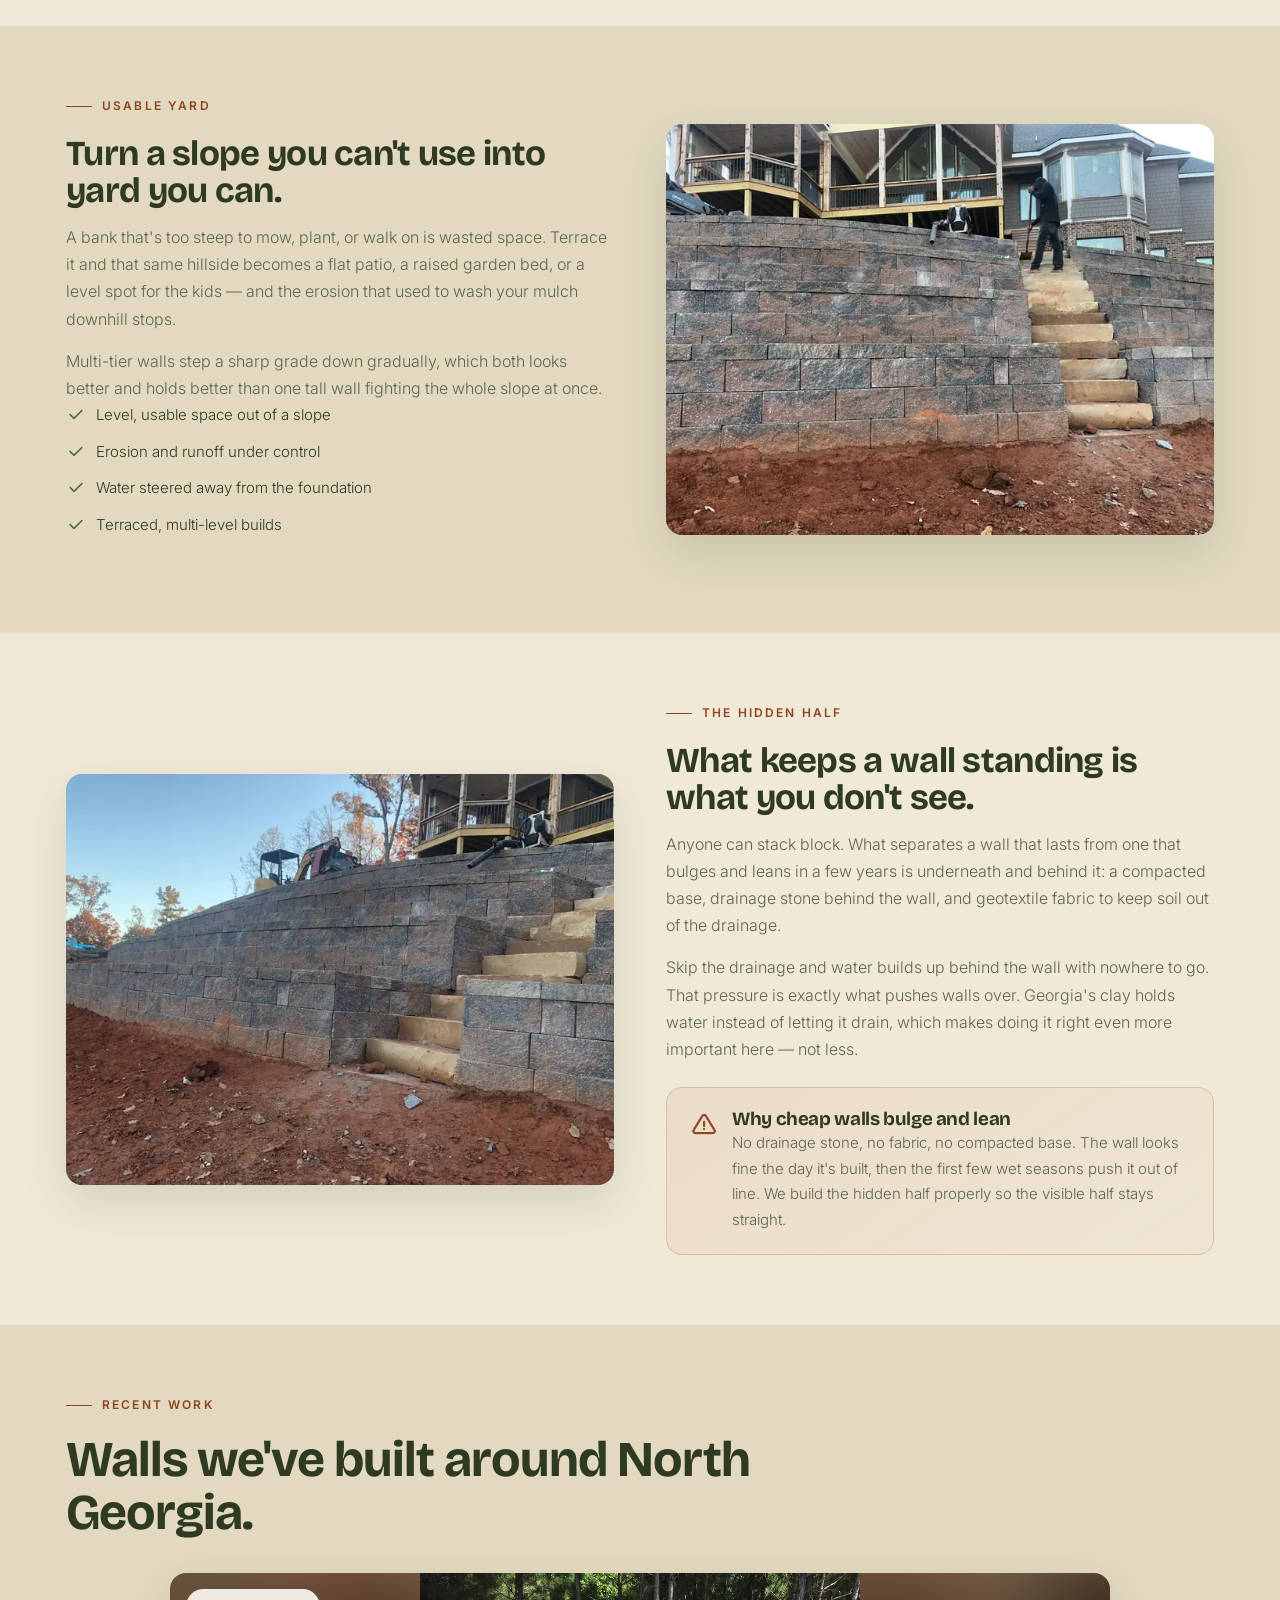
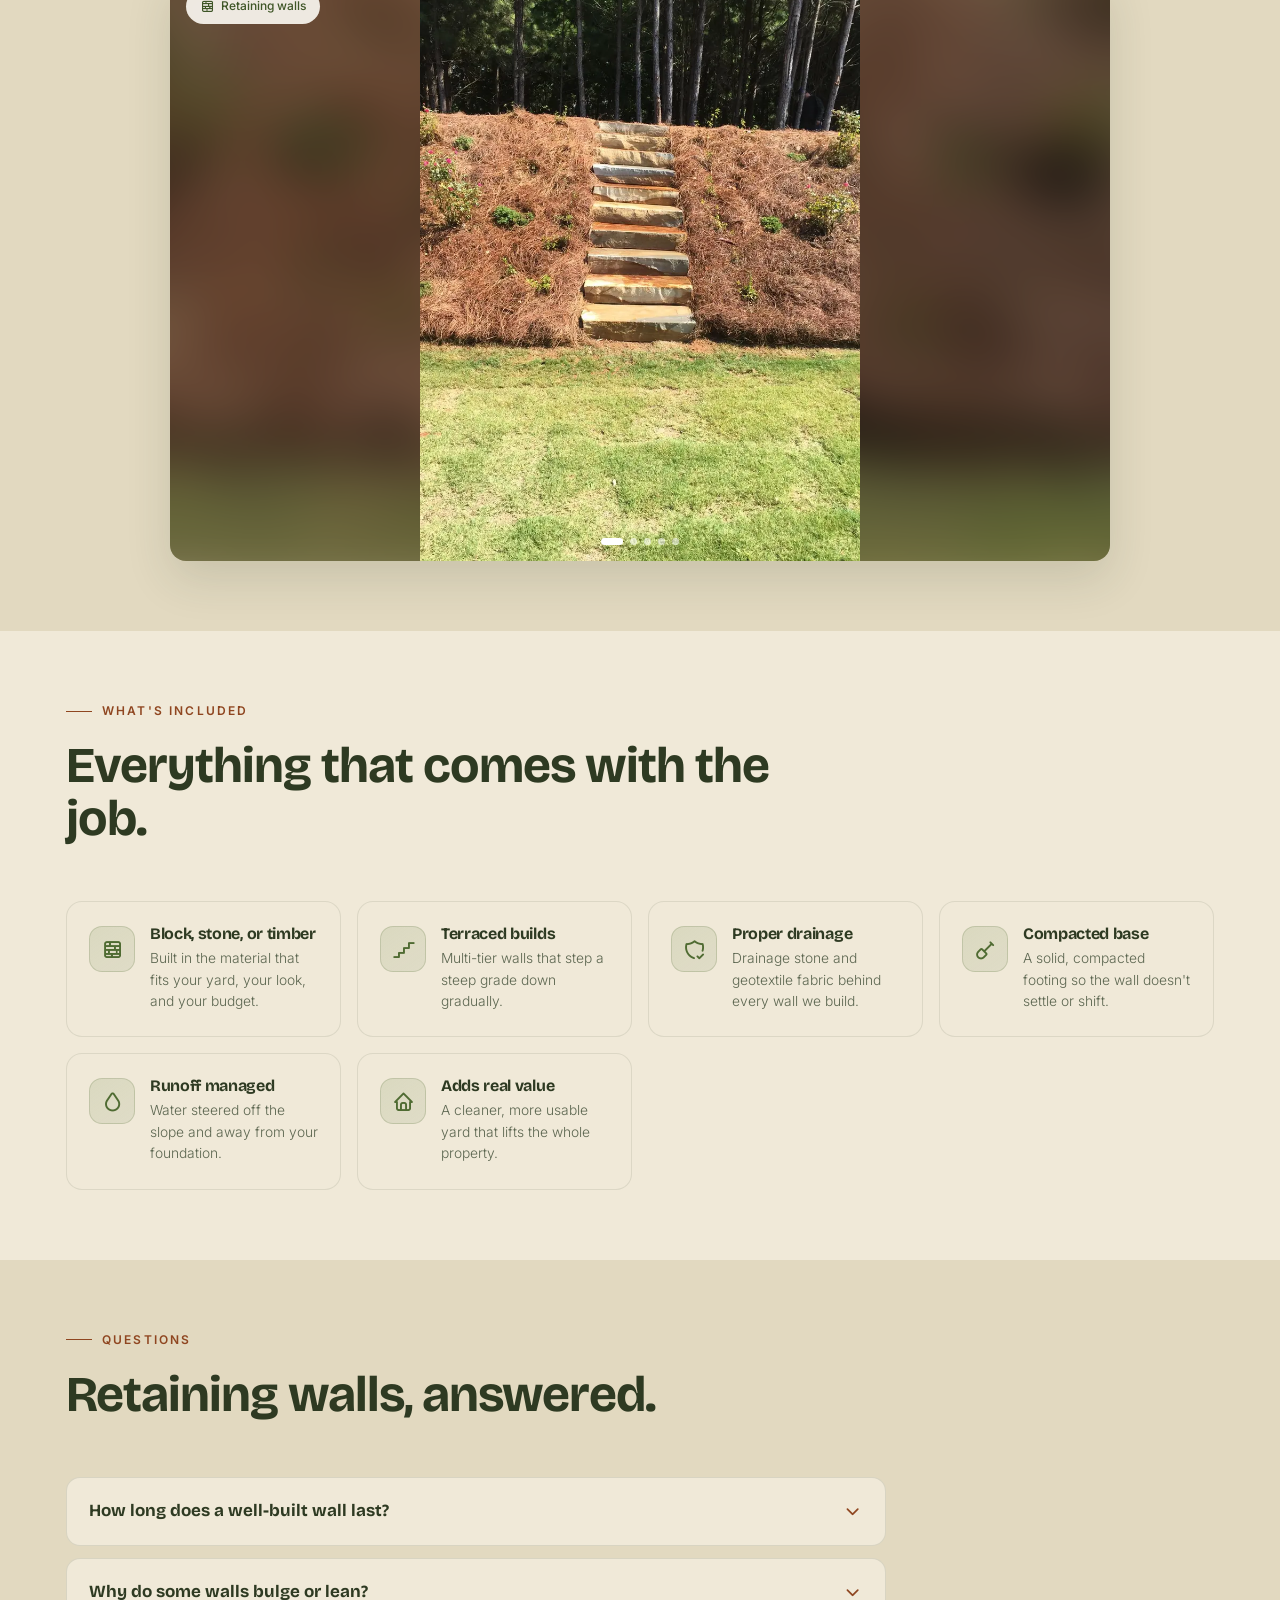
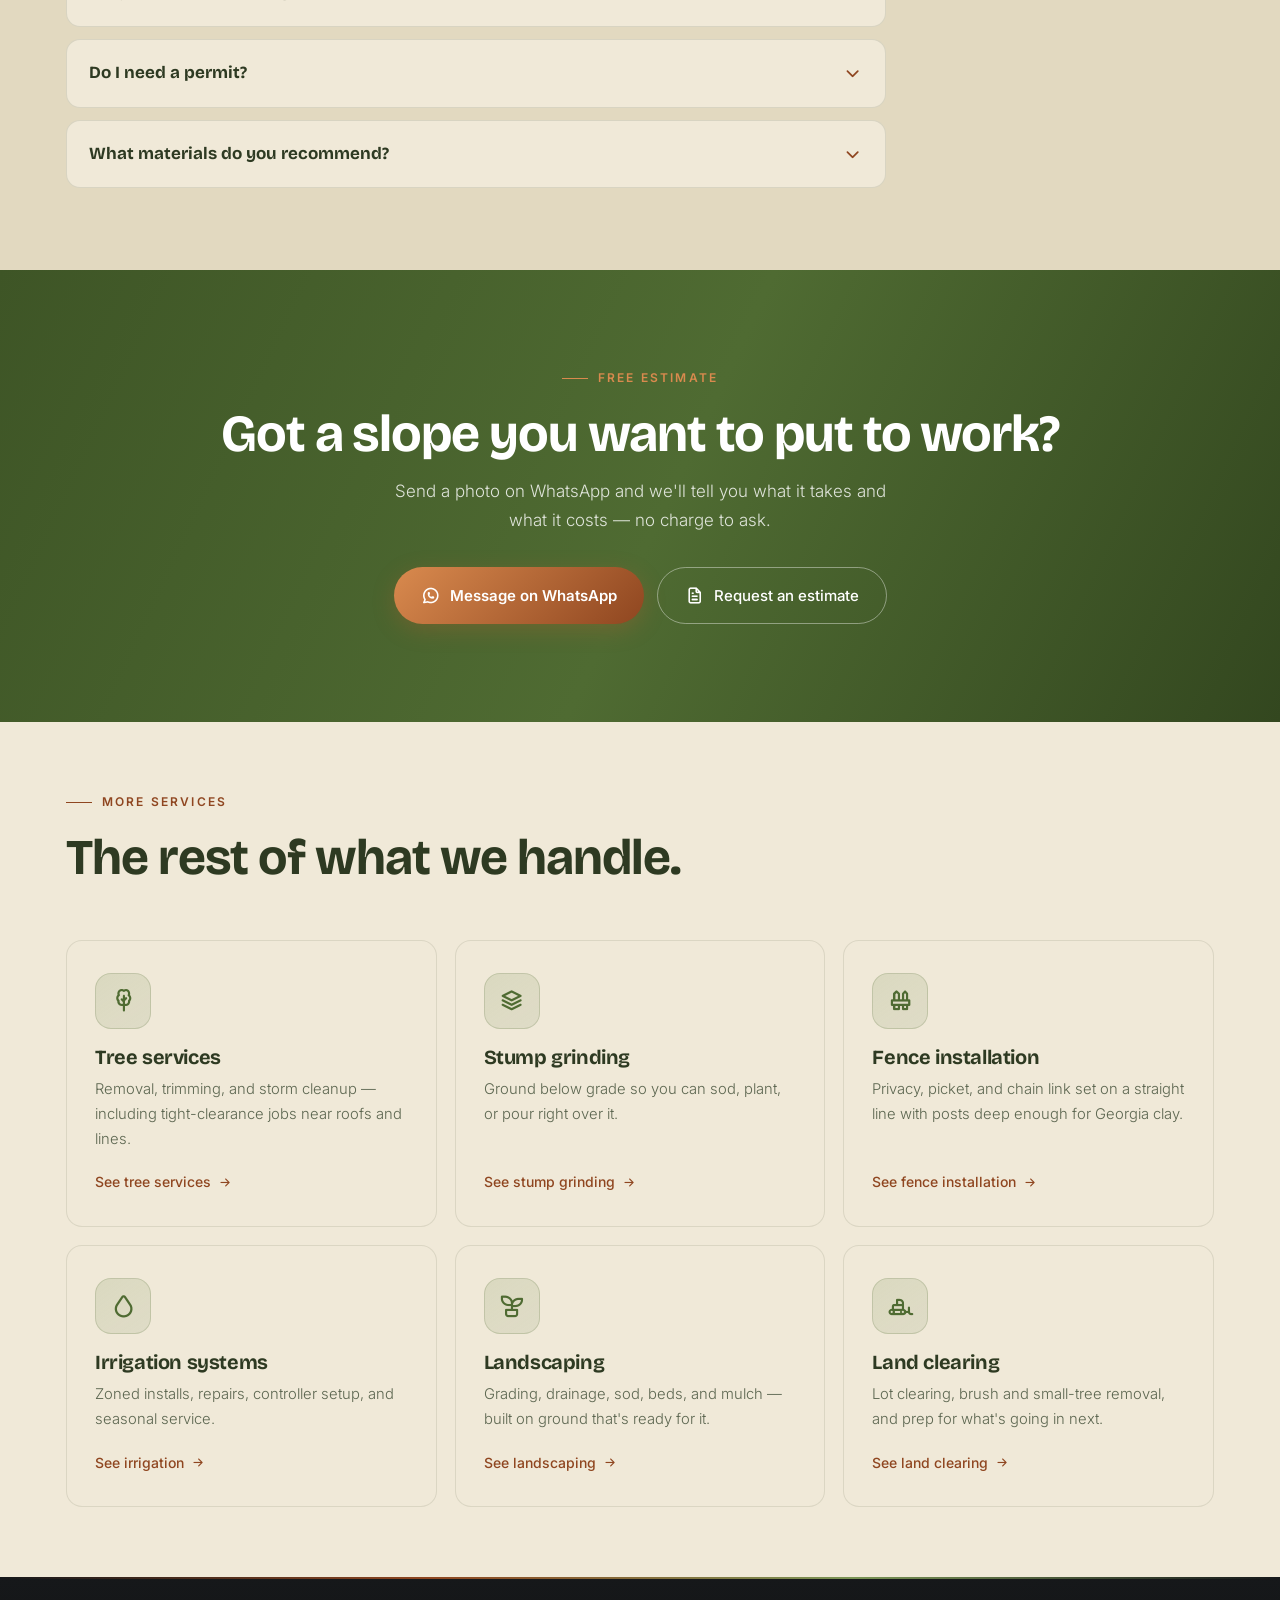
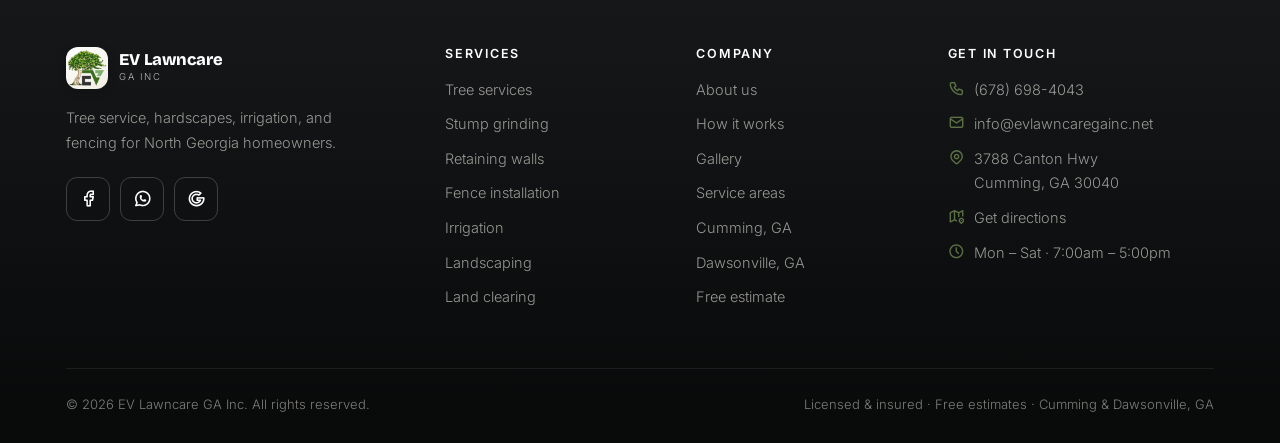
<file: services/retaining-walls.html>
<!DOCTYPE html>
<html lang="en">
<head>
<meta charset="UTF-8">
<meta name="viewport" content="width=device-width, initial-scale=1.0">
<link rel="icon" type="image/png" sizes="32x32" href="../assets/img/favicon-32.png">
<link rel="icon" type="image/png" sizes="16x16" href="../assets/img/favicon-16.png">
<link rel="apple-touch-icon" href="../assets/img/apple-touch-icon.png">
<title>Retaining Walls in Cumming &amp; Dawsonville, GA | EV Lawncare</title>
<meta name="description" content="Retaining walls in Cumming and Dawsonville, GA. Block, stone, and timber walls built with a compacted base, drainage stone, and fabric so they stay standing. Free estimates.">
<link rel="preconnect" href="https://fonts.googleapis.com">
<link rel="preconnect" href="https://fonts.gstatic.com" crossorigin>
<link href="https://fonts.googleapis.com/css2?family=Bricolage+Grotesque:opsz,wght@12..96,400;12..96,500;12..96,700;12..96,800&family=Inter:wght@300;400;500;600&display=swap" rel="stylesheet">
<link rel="stylesheet" href="../assets/styles.css">
<!-- SEO -->
<link rel="canonical" href="https://evlawncaregainc.net/services/retaining-walls.html">
<meta property="og:site_name" content="EV Lawncare GA Inc">
<meta property="og:type" content="website">
<meta property="og:title" content="Retaining Walls in Cumming &amp; Dawsonville, GA — Built With Proper Drainage | EV Lawncare GA">
<meta property="og:description" content="Retaining walls in Cumming and Dawsonville, GA. Block, stone, and timber walls built with a compacted base, drainage stone, and fabric so they stay standing. Free estimates.">
<meta property="og:url" content="https://evlawncaregainc.net/services/retaining-walls.html">
<meta property="og:image" content="https://evlawncaregainc.net/assets/img/og/og-walls.jpg">
<meta property="og:image:width" content="1200">
<meta property="og:image:height" content="630">
<meta property="og:locale" content="en_US">
<meta name="twitter:card" content="summary_large_image">
<meta name="twitter:title" content="Retaining Walls in Cumming &amp; Dawsonville, GA — Built With Proper Drainage | EV Lawncare GA">
<meta name="twitter:description" content="Retaining walls in Cumming and Dawsonville, GA. Block, stone, and timber walls built with a compacted base, drainage stone, and fabric so they stay standing. Free estimates.">
<meta name="twitter:image" content="https://evlawncaregainc.net/assets/img/og/og-walls.jpg">
<script type="application/ld+json">
{
 "@context": "https://schema.org",
 "@graph": [
  {
   "@type": [
    "LocalBusiness",
    "HomeAndConstructionBusiness"
   ],
   "@id": "https://evlawncaregainc.net/#business",
   "name": "EV Lawncare GA Inc",
   "url": "https://evlawncaregainc.net/",
   "image": "https://evlawncaregainc.net/assets/img/og/og-home.jpg",
   "telephone": "+1-678-698-4043",
   "email": "info@evlawncaregainc.net",
   "priceRange": "$$",
   "address": {
    "@type": "PostalAddress",
    "streetAddress": "3788 Canton Hwy",
    "addressLocality": "Cumming",
    "addressRegion": "GA",
    "postalCode": "30040",
    "addressCountry": "US"
   },
   "geo": {
    "@type": "GeoCoordinates",
    "latitude": 34.2073,
    "longitude": -84.1402
   },
   "areaServed": [
    {
     "@type": "City",
     "name": "Cumming, GA"
    },
    {
     "@type": "City",
     "name": "Dawsonville, GA"
    },
    {
     "@type": "AdministrativeArea",
     "name": "Forsyth County, GA"
    },
    {
     "@type": "AdministrativeArea",
     "name": "Dawson County, GA"
    }
   ],
   "openingHoursSpecification": [
    {
     "@type": "OpeningHoursSpecification",
     "dayOfWeek": [
      "Monday",
      "Tuesday",
      "Wednesday",
      "Thursday",
      "Friday",
      "Saturday"
     ],
     "opens": "07:00",
     "closes": "17:00"
    }
   ],
   "sameAs": [
    "https://www.facebook.com/evlawncaregainc",
    "https://www.google.com/maps/place/?cid=15132349286849089629"
   ],
   "description": "Insured tree service, stump grinding, retaining walls, fence installation, irrigation, landscaping, and land clearing for homeowners in Cumming and Dawsonville, Georgia.",
   "hasOfferCatalog": {
    "@type": "OfferCatalog",
    "name": "Services",
    "itemListElement": [
     {
      "@type": "Offer",
      "url": "https://evlawncaregainc.net/services/tree-services.html",
      "itemOffered": {
       "@type": "Service",
       "name": "Tree services"
      }
     },
     {
      "@type": "Offer",
      "url": "https://evlawncaregainc.net/services/stump-grinding.html",
      "itemOffered": {
       "@type": "Service",
       "name": "Stump grinding"
      }
     },
     {
      "@type": "Offer",
      "url": "https://evlawncaregainc.net/services/retaining-walls.html",
      "itemOffered": {
       "@type": "Service",
       "name": "Retaining walls"
      }
     },
     {
      "@type": "Offer",
      "url": "https://evlawncaregainc.net/services/fence-installation.html",
      "itemOffered": {
       "@type": "Service",
       "name": "Fence installation"
      }
     },
     {
      "@type": "Offer",
      "url": "https://evlawncaregainc.net/services/irrigation-systems.html",
      "itemOffered": {
       "@type": "Service",
       "name": "Irrigation systems"
      }
     },
     {
      "@type": "Offer",
      "url": "https://evlawncaregainc.net/services/landscaping.html",
      "itemOffered": {
       "@type": "Service",
       "name": "Landscaping"
      }
     },
     {
      "@type": "Offer",
      "url": "https://evlawncaregainc.net/services/land-clearing.html",
      "itemOffered": {
       "@type": "Service",
       "name": "Land clearing"
      }
     }
    ]
   }
  },
  {
   "@type": "Service",
   "name": "Retaining Walls",
   "serviceType": "Retaining wall design and construction",
   "description": "Retaining walls in Cumming and Dawsonville, GA. Block, stone, and timber walls built with a compacted base, drainage stone, and fabric so they stay standing. Free estimates.",
   "provider": {
    "@id": "https://evlawncaregainc.net/#business"
   },
   "areaServed": [
    {
     "@type": "City",
     "name": "Cumming, GA"
    },
    {
     "@type": "City",
     "name": "Dawsonville, GA"
    }
   ],
   "url": "https://evlawncaregainc.net/services/retaining-walls.html"
  },
  {
   "@type": "FAQPage",
   "mainEntity": [
    {
     "@type": "Question",
     "name": "How long does a well-built wall last?",
     "acceptedAnswer": {
      "@type": "Answer",
      "text": "A wall built on a compacted base with proper drainage behind it can stand for decades with almost no attention. The ones that fail early almost always failed underground first - bad base, no drainage - not because of the block itself."
     }
    },
    {
     "@type": "Question",
     "name": "Why do some walls bulge or lean?",
     "acceptedAnswer": {
      "@type": "Answer",
      "text": "Water. When there's no drainage stone or fabric behind a wall, rain saturates the soil and the pressure has nowhere to escape, so it pushes the wall outward. Georgia's clay makes that worse because it holds water. Build the drainage right and the problem never starts."
     }
    },
    {
     "@type": "Question",
     "name": "Do I need a permit?",
     "acceptedAnswer": {
      "@type": "Answer",
      "text": "It depends on the height and the site. Taller walls and ones near a property line or drainage can trigger a permit, while a short garden wall usually doesn't. We look at your specific situation and tell you straight."
     }
    },
    {
     "@type": "Question",
     "name": "What materials do you recommend?",
     "acceptedAnswer": {
      "@type": "Answer",
      "text": "It depends on the look you want and the load the wall has to hold. Segmental block is versatile and clean, natural stone reads more custom, and treated timber suits the right setting. We'll walk your yard and recommend what fits both the job and the budget."
     }
    }
   ]
  },
  {
   "@type": "BreadcrumbList",
   "itemListElement": [
    {
     "@type": "ListItem",
     "position": 1,
     "name": "Home",
     "item": "https://evlawncaregainc.net/"
    },
    {
     "@type": "ListItem",
     "position": 2,
     "name": "Services",
     "item": "https://evlawncaregainc.net/services.html"
    },
    {
     "@type": "ListItem",
     "position": 3,
     "name": "Retaining Walls",
     "item": "https://evlawncaregainc.net/services/retaining-walls.html"
    }
   ]
  }
 ]
}
</script>
<!-- Google Analytics 4 (GA4) — reemplaza G-ZB6JL4V24F por el ID real de tu propiedad (Measurement ID). Debe ser identico en todas las paginas para que un find & replace del ID funcione de una. -->
<script async src="https://www.googletagmanager.com/gtag/js?id=G-ZB6JL4V24F"></script>
<script>
  window.dataLayer = window.dataLayer || [];
  function gtag(){dataLayer.push(arguments);}
  gtag('js', new Date());
  gtag('config', 'G-ZB6JL4V24F');
</script>
</head>
<body>
<nav class="nav solid" id="nav">
  <div class="wrap nav-inner">
    <a href="../index.html" class="brand">
      <div class="brand-mark"><img src="../assets/img/logo-mark.png" alt="" width="128" height="128"></div>
      <div>
        <div class="brand-name notranslate" translate="no">EV Lawncare</div>
        <div class="brand-sub notranslate" translate="no">GA Inc</div>
      </div>
    </a>
    <div class="nav-links">
      <a href="../index.html">Home</a>
      <div class="nav-drop" data-drop>
        <a href="../services.html" class="nav-drop-toggle on" aria-haspopup="true" aria-expanded="false">Services <i class="ti ti-chevron-down"></i></a>
        <div class="nav-drop-menu" role="menu">
          <a role="menuitem" href="tree-services.html"><i class="ti ti-tree"></i> Tree services</a>
          <a role="menuitem" href="stump-grinding.html"><i class="ti ti-stack-2"></i> Stump grinding</a>
          <a role="menuitem" href="retaining-walls.html" class="on"><i class="ti ti-wall"></i> Retaining walls</a>
          <a role="menuitem" href="fence-installation.html"><i class="ti ti-fence"></i> Fence installation</a>
          <a role="menuitem" href="irrigation-systems.html"><i class="ti ti-droplet"></i> Irrigation systems</a>
          <a role="menuitem" href="landscaping.html"><i class="ti ti-plant"></i> Landscaping</a>
          <a role="menuitem" href="land-clearing.html"><i class="ti ti-bulldozer"></i> Land clearing</a>
          <a href="../services.html" class="nav-drop-all">See all services <i class="ti ti-arrow-right"></i></a>
        </div>
      </div>
      <a href="../about.html">About us</a>
      <a href="../index.html#areas">Service areas</a>
      <a href="../gallery.html">Gallery</a>
      <a href="../contact.html">Contact</a>
    </div>
    <a href="sms:6786984043" class="nav-cta"><i class="ti ti-message"></i> <span class="cta-lg">Text for a free estimate</span><span class="cta-sm">Free estimate</span></a>
    <button class="nav-toggle" aria-label="Open menu" aria-expanded="false"><i class="ti ti-menu-2"></i></button>
  </div>
</nav>

<header class="pagehead">
  <div class="wrap">
    <div class="crumbs"><a href="../index.html">Home</a> <i class="ti ti-chevron-right"></i> <a href="../services.html">Services</a> <i class="ti ti-chevron-right"></i> Retaining walls</div>
    <h1>Retaining walls in Cumming &amp; Dawsonville that <em>hold the hill back</em>.</h1>
    <p>On a slope, a wall turns useless ground into usable yard — and the parts you never see are what keep it standing ten years later.</p>
  </div>
</header>

<main>
<section class="sec sec-tight">
  <div class="wrap">
    <div class="svc-hero-photo reveal">
      <img src="../assets/img/walls/walls-12-md.webp" srcset="../assets/img/walls/walls-12-sm.webp 700w, ../assets/img/walls/walls-12-md.webp 1100w" sizes="100vw" alt="Segmental block retaining wall built on a sloped yard in Cumming, GA" decoding="async">
    </div>
    <div class="svc-lede reveal">
      <p>On sloped ground a retaining wall does two jobs at once: it holds the earth in place and it hands you back flat, usable yard. Georgia's hard rains wash soil straight off a bare slope, and around Cumming and Dawsonville that runoff also drives water toward the house — a good wall steers it away from the foundation.</p>
      <p>Done right, a wall turns a steep bank into a level patio, a garden, or a play area, and steps a sharp grade down in terraces you can actually use. It's one of the few improvements that adds real value and looks better every season it stands.</p>
      <p>But here's the thing about retaining walls: the difference between one that lasts and one that fails is almost entirely underground.</p>
    </div>
  </div>
</section>

<section class="sec sec-tight sec-sand">
  <div class="wrap">
    <div class="split">
      <div class="feat-copy reveal">
        <div class="eyebrow">Usable yard</div>
        <h2>Turn a slope you can't use into yard you can.</h2>
        <p>A bank that's too steep to mow, plant, or walk on is wasted space. Terrace it and that same hillside becomes a flat patio, a raised garden bed, or a level spot for the kids — and the erosion that used to wash your mulch downhill stops.</p>
        <p>Multi-tier walls step a sharp grade down gradually, which both looks better and holds better than one tall wall fighting the whole slope at once.</p>
        <ul class="svc-points">
          <li><i class="ti ti-check"></i> Level, usable space out of a slope</li>
          <li><i class="ti ti-check"></i> Erosion and runoff under control</li>
          <li><i class="ti ti-check"></i> Water steered away from the foundation</li>
          <li><i class="ti ti-check"></i> Terraced, multi-level builds</li>
        </ul>
      </div>
      <div class="feat-photo reveal">
        <img src="../assets/img/walls/walls-09-md.webp" srcset="../assets/img/walls/walls-09-sm.webp 700w, ../assets/img/walls/walls-09-md.webp 1100w" sizes="(max-width:900px) 100vw, 50vw" alt="Terraced retaining wall creating usable flat space on a slope" decoding="async" loading="lazy">
      </div>
    </div>
  </div>
</section>

<section class="sec sec-tight">
  <div class="wrap">
    <div class="split">
      <div class="feat-photo reveal">
        <img src="../assets/img/walls/walls-10-md.webp" srcset="../assets/img/walls/walls-10-sm.webp 700w, ../assets/img/walls/walls-10-md.webp 1100w" sizes="(max-width:900px) 100vw, 50vw" alt="Retaining wall base and drainage under construction in North Georgia" decoding="async" loading="lazy">
      </div>
      <div class="feat-copy reveal">
        <div class="eyebrow">The hidden half</div>
        <h2>What keeps a wall standing is what you don't see.</h2>
        <p>Anyone can stack block. What separates a wall that lasts from one that bulges and leans in a few years is underneath and behind it: a compacted base, drainage stone behind the wall, and geotextile fabric to keep soil out of the drainage.</p>
        <p>Skip the drainage and water builds up behind the wall with nowhere to go. That pressure is exactly what pushes walls over. Georgia's clay holds water instead of letting it drain, which makes doing it right even more important here — not less.</p>
        <div class="callout">
          <i class="ti ti-alert-triangle"></i>
          <div>
            <h3>Why cheap walls bulge and lean</h3>
            <p>No drainage stone, no fabric, no compacted base. The wall looks fine the day it's built, then the first few wet seasons push it out of line. We build the hidden half properly so the visible half stays straight.</p>
          </div>
        </div>
      </div>
    </div>
  </div>
</section>

<section class="sec sec-tight sec-sand">
  <div class="wrap svc-gallery">
    <div class="sec-head reveal" style="margin-bottom:34px">
      <div class="eyebrow">Recent work</div>
      <h2>Walls we've built around North Georgia.</h2>
    </div>
    <div class="slider reveal" data-slider>
      <div class="slide on">
        <img class="slide-bg" alt="" aria-hidden="true" decoding="async">
        <img class="slide-img" data-md="../assets/img/walls/walls-02-md.webp" data-sm="../assets/img/walls/walls-02-sm.webp" decoding="async" alt="Retaining wall built in Cumming, GA — photo 1">
      </div>
      <div class="slide">
        <img class="slide-bg" alt="" aria-hidden="true" decoding="async">
        <img class="slide-img" data-md="../assets/img/walls/walls-13-md.webp" data-sm="../assets/img/walls/walls-13-sm.webp" decoding="async" alt="Retaining wall built in Cumming, GA — photo 2">
      </div>
      <div class="slide">
        <img class="slide-bg" alt="" aria-hidden="true" decoding="async">
        <img class="slide-img" data-md="../assets/img/walls/walls-06-md.webp" data-sm="../assets/img/walls/walls-06-sm.webp" decoding="async" alt="Retaining wall built in Cumming, GA — photo 3">
      </div>
      <div class="slide">
        <img class="slide-bg" alt="" aria-hidden="true" decoding="async">
        <img class="slide-img" data-md="../assets/img/walls/walls-11-md.webp" data-sm="../assets/img/walls/walls-11-sm.webp" decoding="async" alt="Retaining wall built in Cumming, GA — photo 4">
      </div>
      <div class="slide">
        <img class="slide-bg" alt="" aria-hidden="true" decoding="async">
        <img class="slide-img" data-md="../assets/img/walls/walls-16-md.webp" data-sm="../assets/img/walls/walls-16-sm.webp" decoding="async" alt="Retaining wall built in Cumming, GA — photo 5">
      </div>
      <div class="slider-badge"><i class="ti ti-wall"></i> Retaining walls</div>
      <div class="slider-dots"></div>
    </div>
  </div>
</section>

<section class="sec sec-tight">
  <div class="wrap">
    <div class="sec-head reveal">
      <div class="eyebrow">What's included</div>
      <h2>Everything that comes with the job.</h2>
    </div>
    <div class="incl-grid">
      <div class="incl reveal"><div class="incl-ic"><i class="ti ti-wall"></i></div><div><h3>Block, stone, or timber</h3><p>Built in the material that fits your yard, your look, and your budget.</p></div></div>
      <div class="incl reveal"><div class="incl-ic"><i class="ti ti-stairs"></i></div><div><h3>Terraced builds</h3><p>Multi-tier walls that step a steep grade down gradually.</p></div></div>
      <div class="incl reveal"><div class="incl-ic"><i class="ti ti-shield-check"></i></div><div><h3>Proper drainage</h3><p>Drainage stone and geotextile fabric behind every wall we build.</p></div></div>
      <div class="incl reveal"><div class="incl-ic"><i class="ti ti-shovel"></i></div><div><h3>Compacted base</h3><p>A solid, compacted footing so the wall doesn't settle or shift.</p></div></div>
      <div class="incl reveal"><div class="incl-ic"><i class="ti ti-droplet"></i></div><div><h3>Runoff managed</h3><p>Water steered off the slope and away from your foundation.</p></div></div>
      <div class="incl reveal"><div class="incl-ic"><i class="ti ti-home"></i></div><div><h3>Adds real value</h3><p>A cleaner, more usable yard that lifts the whole property.</p></div></div>
    </div>
  </div>
</section>

<section class="sec sec-tight sec-sand">
  <div class="wrap">
    <div class="sec-head reveal">
      <div class="eyebrow">Questions</div>
      <h2>Retaining walls, answered.</h2>
    </div>
    <div class="faq reveal">
      <details>
        <summary>How long does a well-built wall last? <i class="ti ti-chevron-down"></i></summary>
        <div class="faq-a">A wall built on a compacted base with proper drainage behind it can stand for decades with almost no attention. The ones that fail early almost always failed underground first — bad base, no drainage — not because of the block itself.</div>
      </details>
      <details>
        <summary>Why do some walls bulge or lean? <i class="ti ti-chevron-down"></i></summary>
        <div class="faq-a">Water. When there's no drainage stone or fabric behind a wall, rain saturates the soil and the pressure has nowhere to escape, so it pushes the wall outward. Georgia's clay makes that worse because it holds water. Build the drainage right and the problem never starts.</div>
      </details>
      <details>
        <summary>Do I need a permit? <i class="ti ti-chevron-down"></i></summary>
        <div class="faq-a">It depends on the height and the site. Taller walls and ones near a property line or drainage can trigger a permit, while a short garden wall usually doesn't. We look at your specific situation and tell you straight — we don't guess on it.</div>
      </details>
      <details>
        <summary>What materials do you recommend? <i class="ti ti-chevron-down"></i></summary>
        <div class="faq-a">It depends on the look you want and the load the wall has to hold. Segmental block is versatile and clean, natural stone reads more custom, and treated timber suits the right setting. We'll walk your yard and recommend what fits both the job and the budget.</div>
      </details>
    </div>
  </div>
</section>

<section class="cta-band">
  <div class="wrap reveal">
    <div class="eyebrow">Free estimate</div>
    <h2>Got a slope you want to put to work?</h2>
    <p>Send a photo on WhatsApp and we'll tell you what it takes and what it costs — no charge to ask.</p>
    <div class="cta-actions">
      <a href="https://wa.me/16786984043" class="btn btn-clay"><i class="ti ti-brand-whatsapp"></i> Message on WhatsApp</a>
      <a href="../contact.html" class="btn btn-outline"><i class="ti ti-file-text"></i> Request an estimate</a>
    </div>
  </div>
</section>

<section class="sec sec-tight">
  <div class="wrap">
    <div class="sec-head reveal">
      <div class="eyebrow">More services</div>
      <h2>The rest of what we handle.</h2>
    </div>
    <div class="svc-cards" data-current="retaining-walls"></div>
  </div>
</section>

<!-- Botonera flotante de contacto (desplegable) -->
<div class="cdock" id="cdock">
  <div class="cdock-items">
    <a class="cdock-btn cd-wa" href="https://wa.me/16786984043" data-label="WhatsApp" aria-label="Message us on WhatsApp"><i class="ti ti-brand-whatsapp" aria-hidden="true"></i></a>
    <a class="cdock-btn cd-call" href="tel:6786984043" data-label="Call" aria-label="Call (678) 698-4043"><i class="ti ti-phone" aria-hidden="true"></i></a>
    <a class="cdock-btn cd-mail" href="mailto:info@evlawncaregainc.net" data-label="Email" aria-label="Email us"><i class="ti ti-mail" aria-hidden="true"></i></a>
    <a class="cdock-btn cd-fb" href="https://www.facebook.com/evlawncaregainc" target="_blank" rel="noopener noreferrer" data-label="Facebook" aria-label="Visit our Facebook page"><i class="ti ti-brand-facebook" aria-hidden="true"></i></a>
    <a class="cdock-btn cd-gg" href="https://www.google.com/maps/place/?cid=15132349286849089629" target="_blank" rel="noopener noreferrer" data-label="Reviews" aria-label="EV Lawncare on Google"><i class="ti ti-brand-google" aria-hidden="true"></i></a>
    <a class="cdock-btn cd-dir" href="https://www.google.com/maps/dir/?api=1&amp;destination=3788+Canton+Hwy%2C+Cumming%2C+GA+30040" target="_blank" rel="noopener noreferrer" data-label="Directions" aria-label="Get directions"><i class="ti ti-map-2" aria-hidden="true"></i></a>
  </div>
  <button class="cdock-toggle" type="button" aria-expanded="false" aria-controls="cdock" aria-label="Open contact options"><i class="ti ti-messages cdock-i-open" aria-hidden="true"></i><i class="ti ti-x cdock-i-close" aria-hidden="true"></i></button>
</div>
</main>
<footer class="footer">
  <div class="wrap">
    <div class="foot-grid">
      <div class="foot-brand">
        <a href="../index.html" class="brand">
          <div class="brand-mark"><img src="../assets/img/logo-mark.png" alt="" width="128" height="128"></div>
          <div><div class="brand-name notranslate" translate="no">EV Lawncare</div><div class="brand-sub notranslate" translate="no">GA Inc</div></div>
        </a>
        <p>Tree service, hardscapes, irrigation, and fencing for North Georgia homeowners.</p>
        <div class="foot-social">
          <a href="https://www.facebook.com/evlawncaregainc" target="_blank" rel="noopener noreferrer" aria-label="Facebook"><i class="ti ti-brand-facebook"></i></a>
          <a href="https://wa.me/16786984043" aria-label="WhatsApp"><i class="ti ti-brand-whatsapp"></i></a>
          <a href="https://www.google.com/maps/place/?cid=15132349286849089629" target="_blank" rel="noopener noreferrer" aria-label="EV Lawncare on Google"><i class="ti ti-brand-google"></i></a>
        </div>
      </div>
      <div class="foot-col">
        <h2>Services</h2>
        <ul>
          <li><a href="tree-services.html">Tree services</a></li>
          <li><a href="stump-grinding.html">Stump grinding</a></li>
          <li><a href="retaining-walls.html">Retaining walls</a></li>
          <li><a href="fence-installation.html">Fence installation</a></li>
          <li><a href="irrigation-systems.html">Irrigation</a></li>
          <li><a href="landscaping.html">Landscaping</a></li>
          <li><a href="land-clearing.html">Land clearing</a></li>
        </ul>
      </div>
      <div class="foot-col">
        <h2>Company</h2>
        <ul>
          <li><a href="../about.html">About us</a></li>
          <li><a href="../index.html#process">How it works</a></li>
          <li><a href="../gallery.html">Gallery</a></li>
          <li><a href="../index.html#areas">Service areas</a></li>
          <li><a href="../cumming-ga.html">Cumming, GA</a></li>
          <li><a href="../dawsonville-ga.html">Dawsonville, GA</a></li>
          <li><a href="../contact.html">Free estimate</a></li>
        </ul>
      </div>
      <div class="foot-col">
        <h2>Get in touch</h2>
        <ul>
          <li><a href="tel:6786984043"><i class="ti ti-phone"></i> (678) 698-4043</a></li>
          <li><a href="mailto:info@evlawncaregainc.net"><i class="ti ti-mail"></i> info@evlawncaregainc.net</a></li>
          <li><span><i class="ti ti-map-pin"></i> 3788 Canton Hwy<br>Cumming, GA 30040</span></li>
          <li><a href="https://www.google.com/maps/dir/?api=1&amp;destination=3788+Canton+Hwy%2C+Cumming%2C+GA+30040" target="_blank" rel="noopener noreferrer"><i class="ti ti-map-2"></i> Get directions</a></li>
          <li><span><i class="ti ti-clock"></i> Mon – Sat · 7:00am – 5:00pm</span></li>
        </ul>
      </div>
    </div>
    <div class="foot-bottom">
      <span>© 2026 <span class="notranslate" translate="no">EV Lawncare GA Inc</span>. All rights reserved.</span>
      <span>Licensed &amp; insured · Free estimates · <span class="notranslate" translate="no">Cumming</span> &amp; <span class="notranslate" translate="no">Dawsonville</span>, GA</span>
    </div>
  </div>
</footer>
<script>
const nav=document.getElementById('nav');
addEventListener('scroll',()=>{nav.classList.toggle('solid',scrollY>60||document.body.dataset.fixednav==='1')});
const io=new IntersectionObserver(es=>{es.forEach(e=>{if(e.isIntersecting){e.target.classList.add('in');io.unobserve(e.target)}})},{threshold:.12});
document.querySelectorAll('.reveal').forEach(el=>io.observe(el));
const IMG_KEY=matchMedia('(max-width: 768px)').matches?'sm':'md';
const RM=matchMedia('(prefers-reduced-motion: reduce)').matches;
document.querySelectorAll('[data-slider]').forEach((sl,idx)=>{
  const slides=[...sl.querySelectorAll('.slide')],dotsBox=sl.querySelector('.slider-dots');
  if(slides.length<2){if(dotsBox)dotsBox.remove();
    new IntersectionObserver(es=>{es.forEach(e=>{if(e.isIntersecting){const img=sl.querySelector('.slide-img');if(img&&img.dataset[IMG_KEY]){const bg=sl.querySelector('.slide-bg');const fill=()=>{if(bg&&!bg.src)bg.src=img.currentSrc||img.src};img.addEventListener('load',fill,{once:true});img.src=img.dataset[IMG_KEY];if(img.complete)fill()}}})},{rootMargin:'300px 0px'}).observe(sl);
    return}
  let cur=0,timer=null;
  function loadSlide(i){
    const s=slides[(i+slides.length)%slides.length],img=s.querySelector('.slide-img');
    if(!img||!img.dataset[IMG_KEY])return;
    const bg=s.querySelector('.slide-bg');
    const fill=()=>{if(bg&&!bg.src)bg.src=img.currentSrc||img.src};
    img.addEventListener('load',fill,{once:true});
    img.src=img.dataset[IMG_KEY];
    delete img.dataset.sm;delete img.dataset.md;
    if(img.complete)fill();
  }
  slides.forEach((_,i)=>{
    const d=document.createElement('div');
    d.className='dot'+(i===0?' on':'');
    d.addEventListener('click',()=>{go(i);restart()});
    dotsBox.appendChild(d);
  });
  const dots=[...dotsBox.children];
  function go(i){
    slides[cur].classList.remove('on');dots[cur].classList.remove('on');
    cur=(i+slides.length)%slides.length;
    slides[cur].classList.add('on');dots[cur].classList.add('on');
    loadSlide(cur);loadSlide(cur+1);loadSlide(cur-1);
  }
  const start=()=>{if(RM)return;if(!timer)timer=setInterval(()=>go(cur+1),3600+idx*220)};
  const stop=()=>{clearInterval(timer);timer=null};
  const restart=()=>{stop();start()};
  let booted=false;
  new IntersectionObserver(es=>{
    es.forEach(e=>{
      if(e.isIntersecting){
        if(!booted){booted=true;loadSlide(0);loadSlide(1)}
        start();
      }else{
        stop();
      }
    });
  },{rootMargin:'300px 0px'}).observe(sl);
  [['prev','chevron-left',-1,'Previous photo'],['next','chevron-right',1,'Next photo']].forEach(([cls,icon,step,label])=>{
    const b=document.createElement('button');
    b.type='button';b.className='slider-arrow '+cls;b.setAttribute('aria-label',label);
    b.innerHTML='<i class="ti ti-'+icon+'"></i>';
    b.addEventListener('click',()=>{go(cur+step);restart()});
    sl.appendChild(b);
  });
  sl.addEventListener('mouseenter',stop);
  sl.addEventListener('mouseleave',start);
  let x0=null;
  sl.addEventListener('touchstart',e=>{x0=e.touches[0].clientX;stop()},{passive:true});
  sl.addEventListener('touchend',e=>{
    if(x0===null)return;
    const dx=e.changedTouches[0].clientX-x0;
    if(Math.abs(dx)>40)go(dx<0?cur+1:cur-1);
    x0=null;start();
  },{passive:true});
});
</script>
<script>
(function(){
  var nav=document.getElementById('nav');
  var t=nav&&nav.querySelector('.nav-toggle');
  if(!t)return;
  t.addEventListener('click',function(){
    var open=nav.classList.toggle('open');
    t.setAttribute('aria-expanded',open?'true':'false');
  });
  var mq=matchMedia('(max-width:900px)');
  nav.querySelectorAll('[data-drop]').forEach(function(drop){
    var dt=drop.querySelector('.nav-drop-toggle');
    if(dt)dt.addEventListener('click',function(e){
      if(mq.matches){e.preventDefault();var o=drop.classList.toggle('open');dt.setAttribute('aria-expanded',o?'true':'false');}
    });
  });
  nav.querySelectorAll('.nav-links a').forEach(function(a){
    a.addEventListener('click',function(){
      if(a.classList.contains('nav-drop-toggle')&&mq.matches)return;
      nav.classList.remove('open');
    });
  });
  document.addEventListener('click',function(e){
    nav.querySelectorAll('[data-drop].open').forEach(function(drop){
      if(!drop.contains(e.target))drop.classList.remove('open');
    });
  });
})();

/* Botonera flotante de contacto: abrir/cerrar (accesible) */
(function(){
  var dock=document.getElementById('cdock');
  if(!dock)return;
  var toggle=dock.querySelector('.cdock-toggle');
  function setOpen(open){
    dock.classList.toggle('open',open);
    toggle.setAttribute('aria-expanded',open?'true':'false');
    toggle.setAttribute('aria-label',open?'Close contact options':'Open contact options');
  }
  toggle.addEventListener('click',function(e){e.stopPropagation();setOpen(!dock.classList.contains('open'));});
  document.addEventListener('click',function(e){if(!dock.contains(e.target))setOpen(false);});
  document.addEventListener('keydown',function(e){if(e.key==='Escape'&&dock.classList.contains('open')){setOpen(false);toggle.focus();}});
  dock.querySelectorAll('.cdock-btn').forEach(function(a){a.addEventListener('click',function(){setOpen(false);});});
})();
</script>
<script src="../assets/services-cards.js"></script>
</body>
</html>
</file>
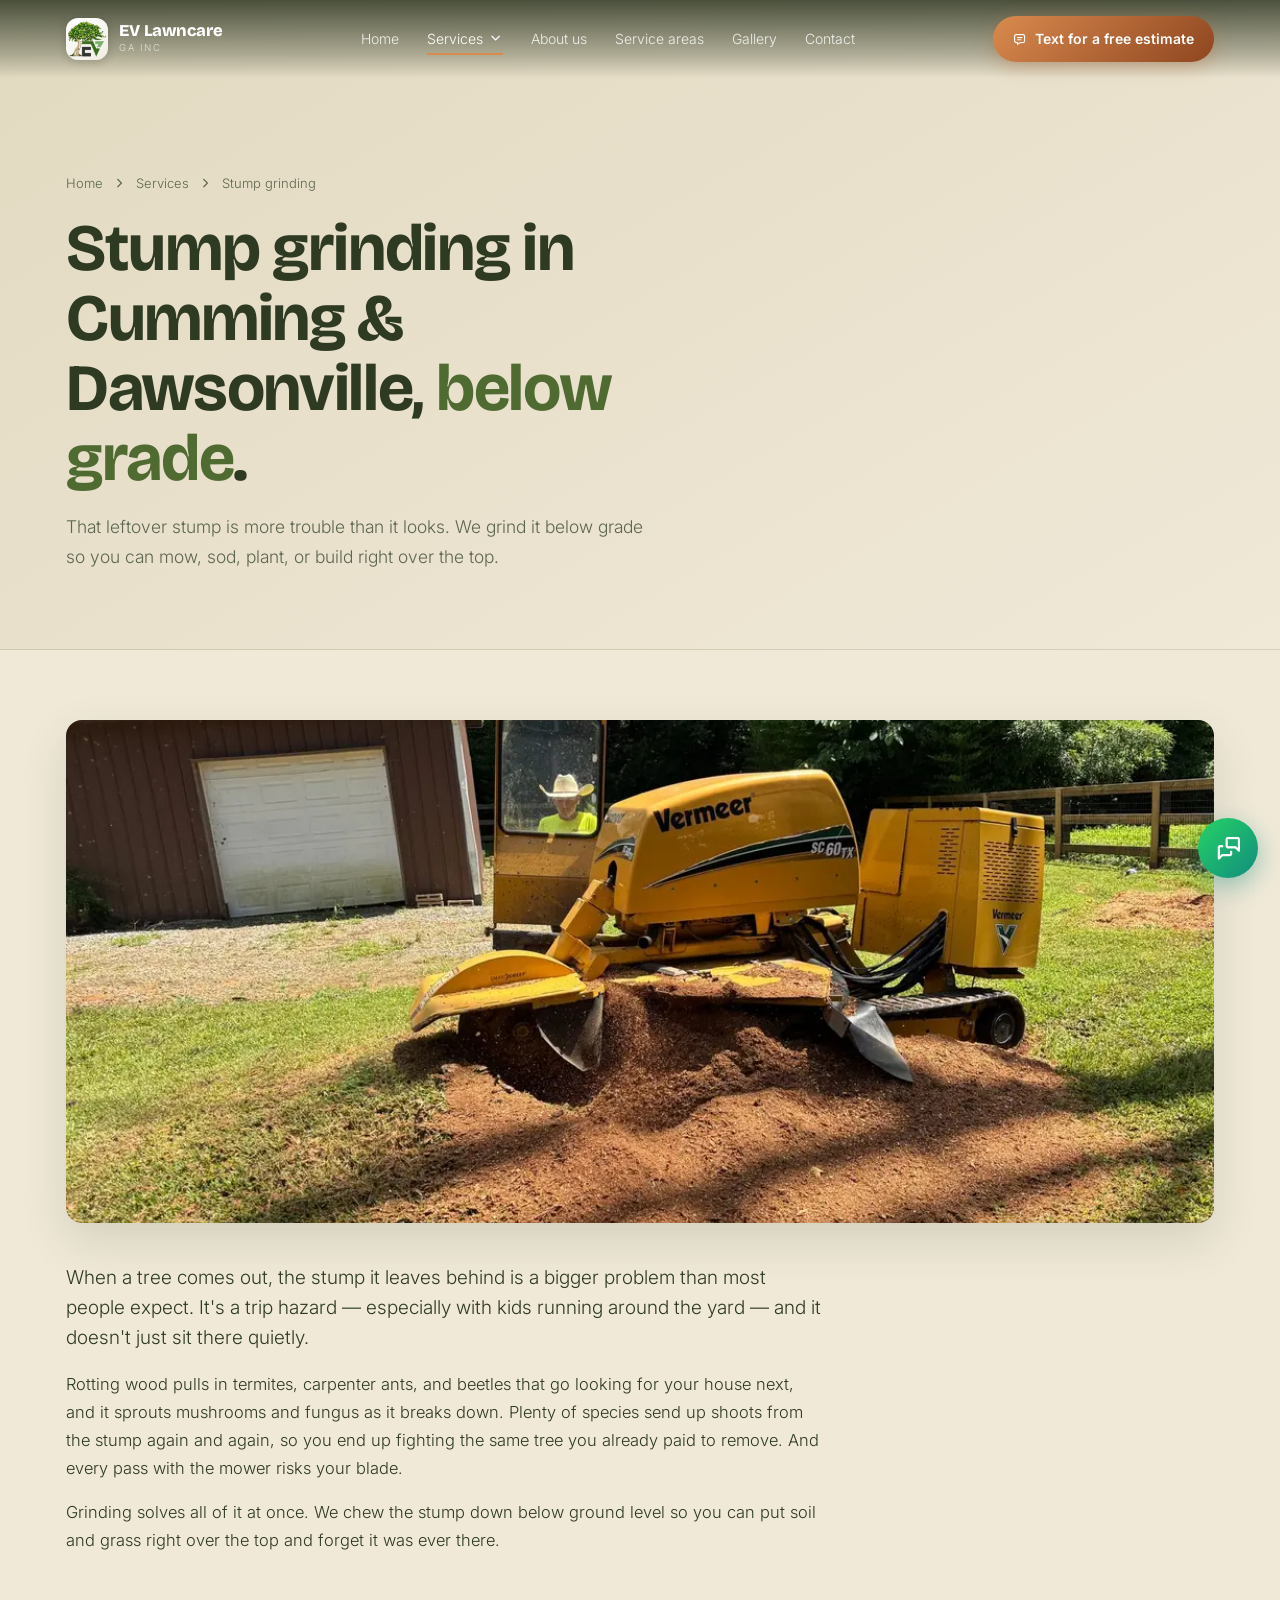
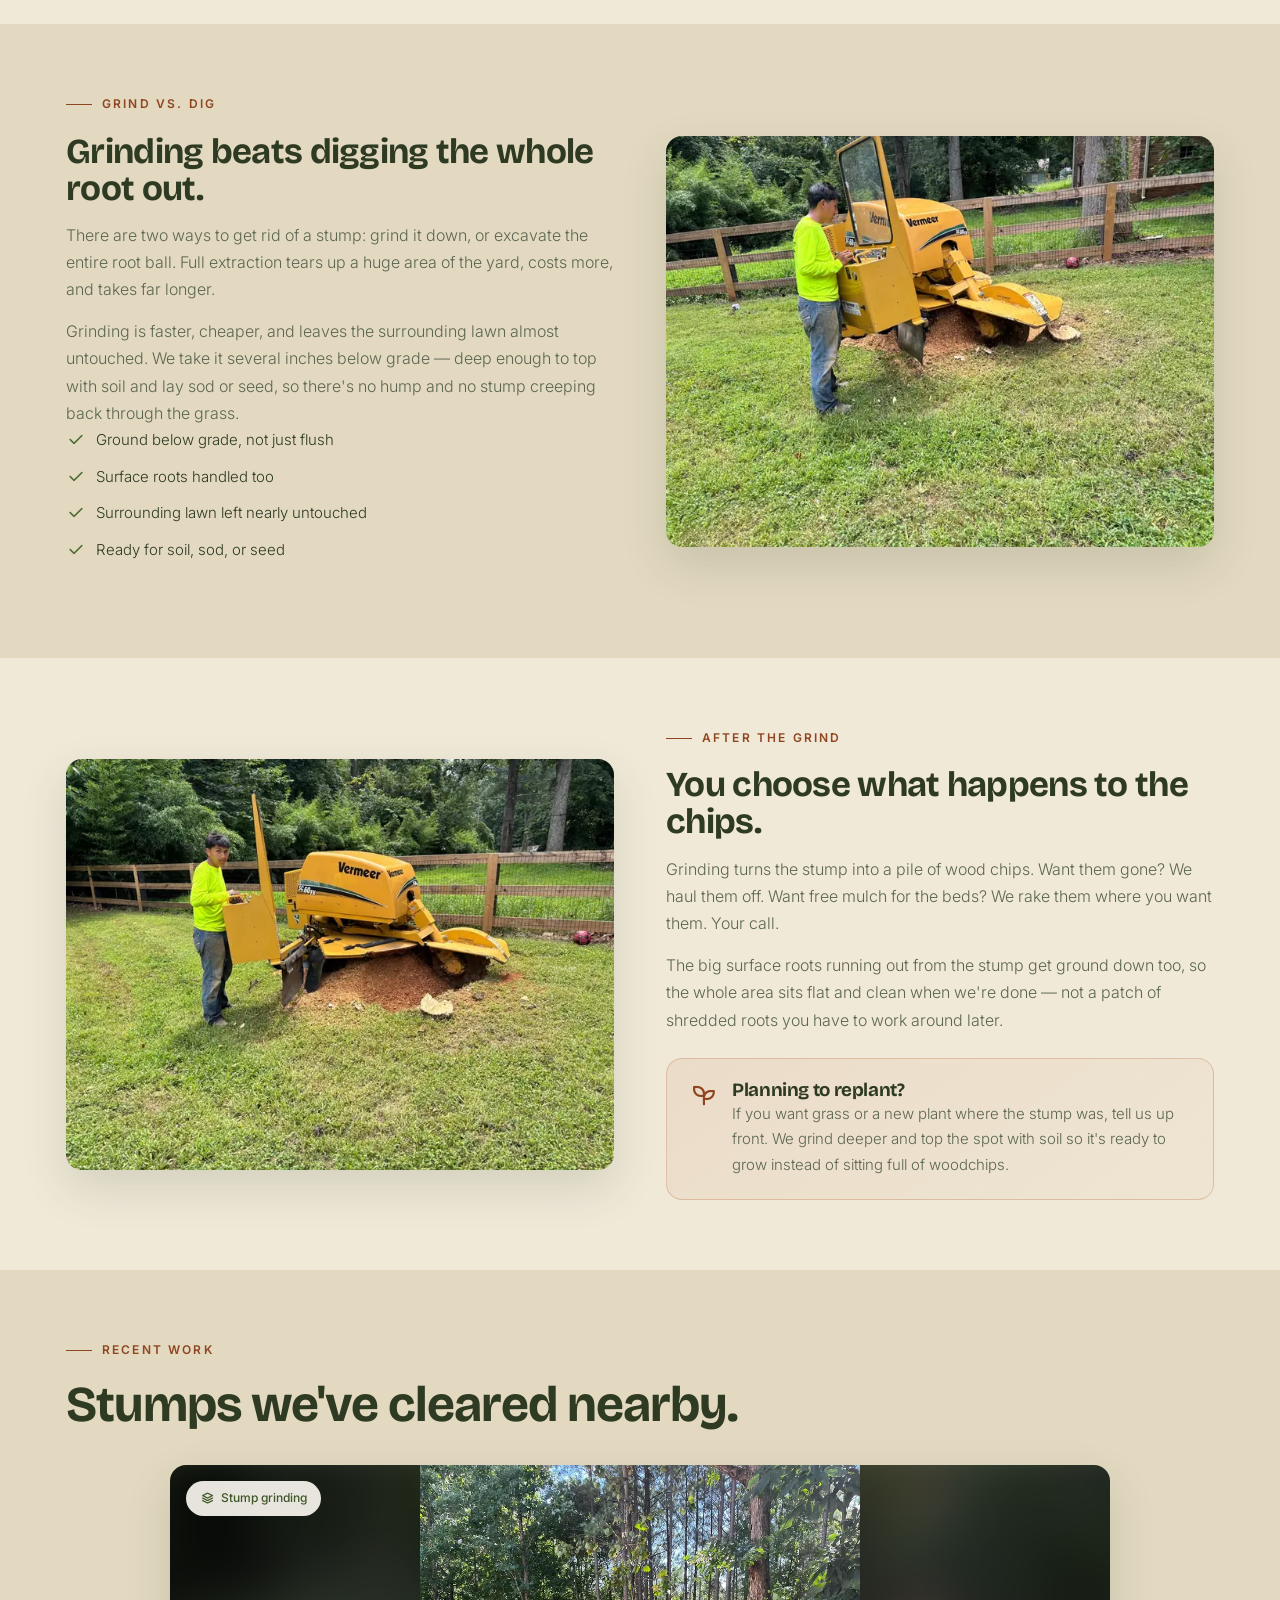
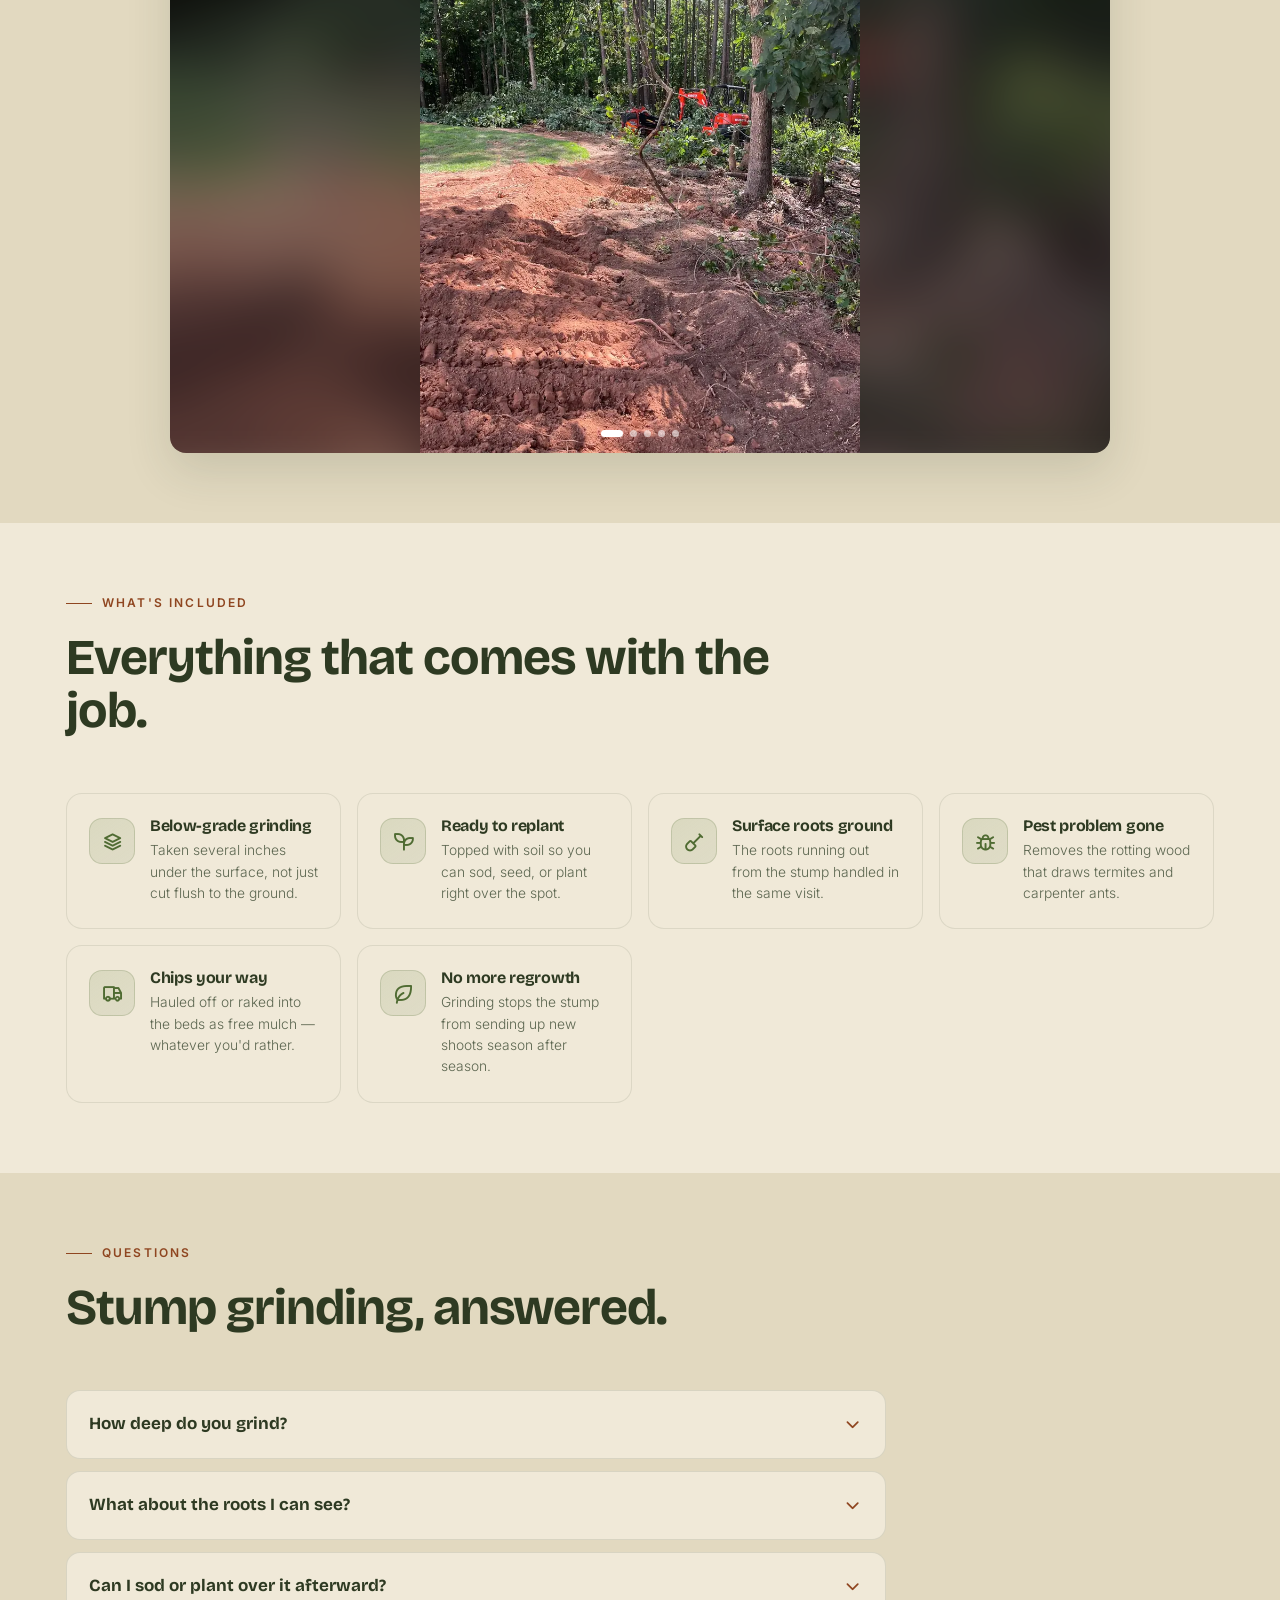
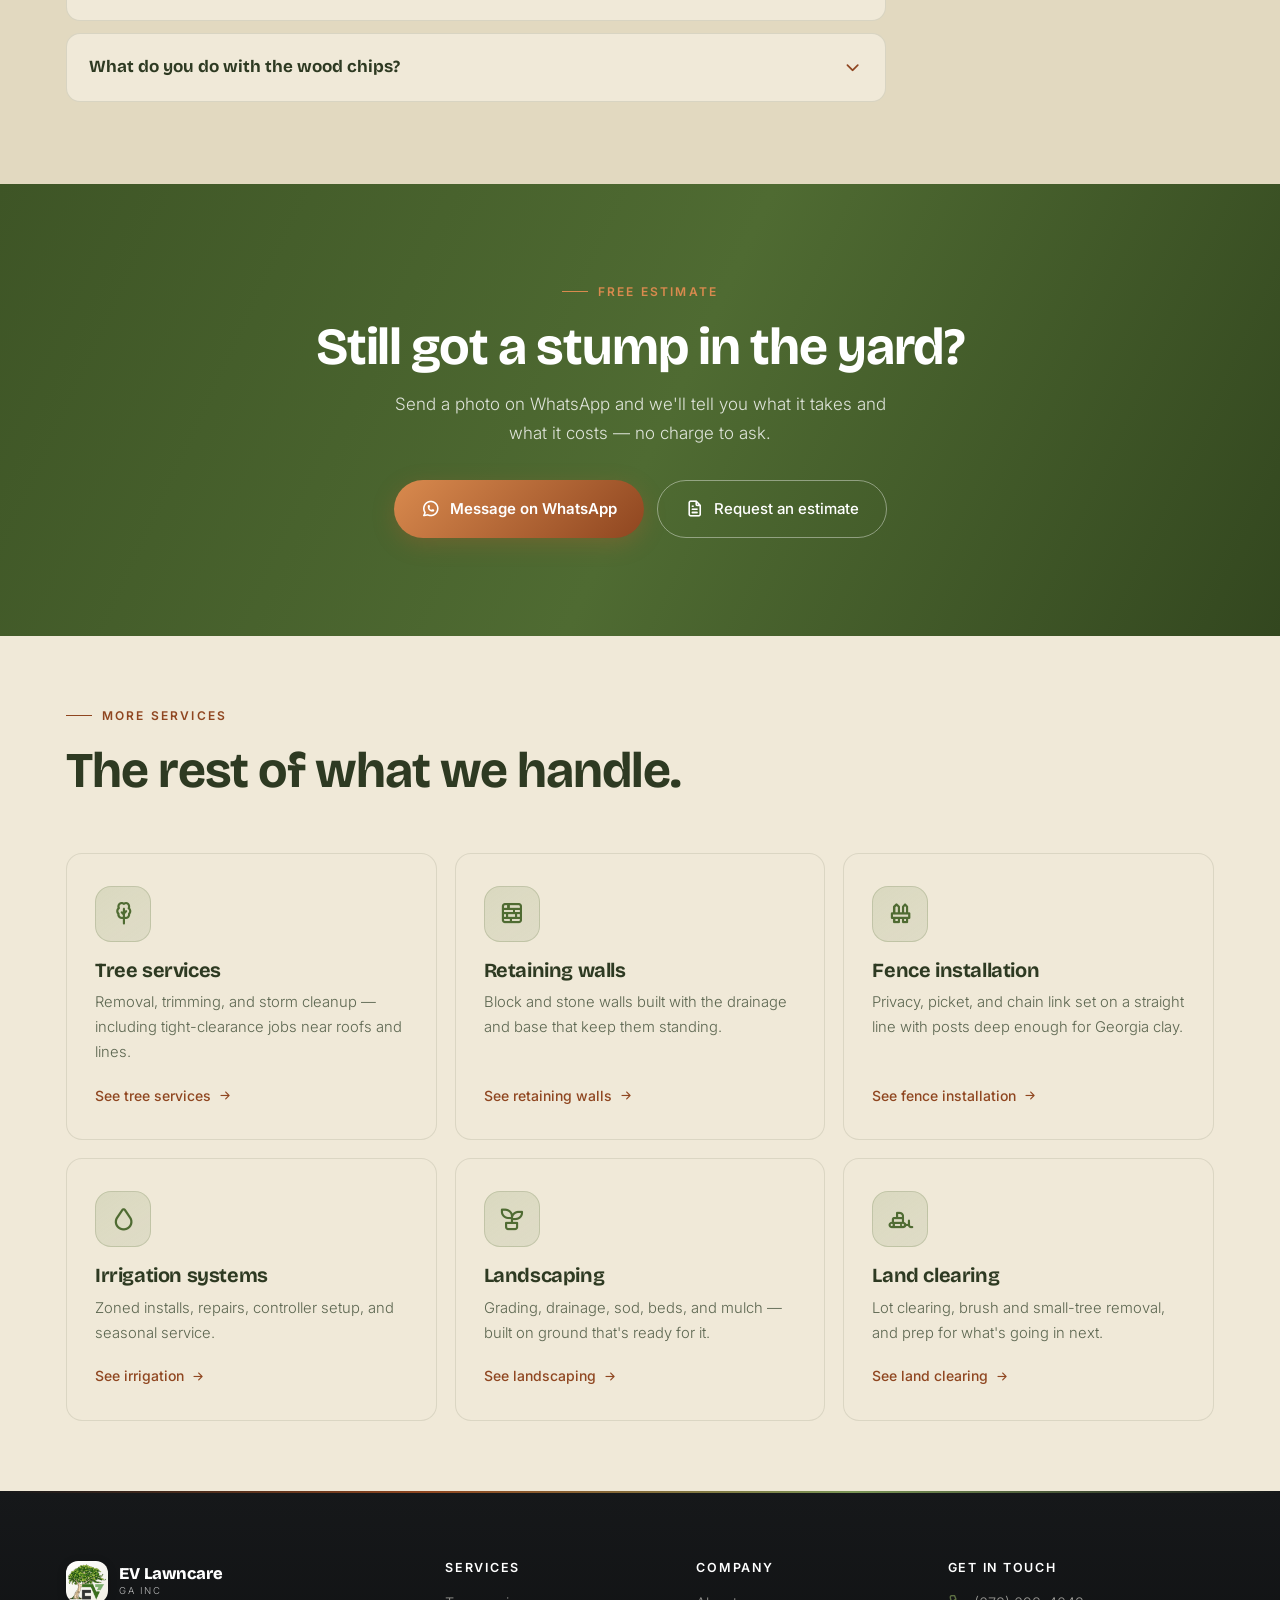
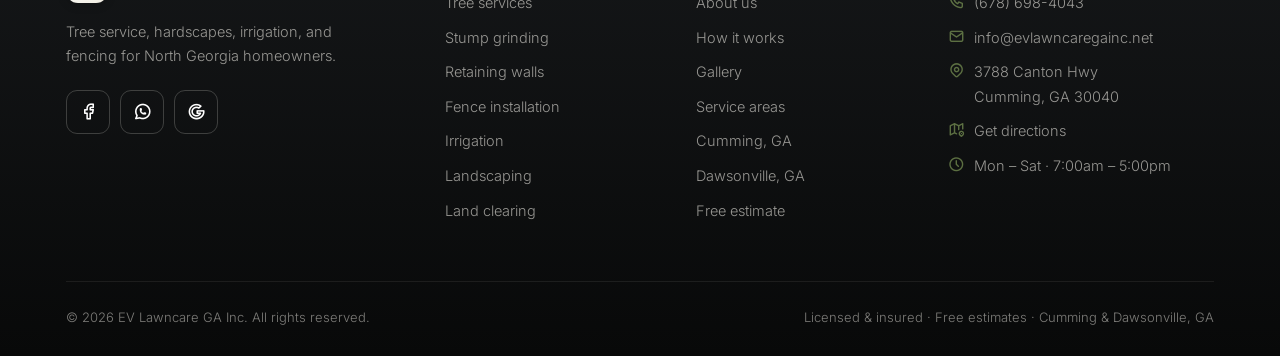
<file: services/stump-grinding.html>
<!DOCTYPE html>
<html lang="en">
<head>
<meta charset="UTF-8">
<meta name="viewport" content="width=device-width, initial-scale=1.0">
<link rel="icon" type="image/png" sizes="32x32" href="../assets/img/favicon-32.png">
<link rel="icon" type="image/png" sizes="16x16" href="../assets/img/favicon-16.png">
<link rel="apple-touch-icon" href="../assets/img/apple-touch-icon.png">
<title>Stump Grinding in Cumming &amp; Dawsonville, GA | EV Lawncare</title>
<meta name="description" content="Stump grinding in Cumming and Dawsonville, GA. Ground below grade so you can sod, seed, or plant over it. Chips hauled or left as mulch. Free estimates.">
<link rel="preconnect" href="https://fonts.googleapis.com">
<link rel="preconnect" href="https://fonts.gstatic.com" crossorigin>
<link href="https://fonts.googleapis.com/css2?family=Bricolage+Grotesque:opsz,wght@12..96,400;12..96,500;12..96,700;12..96,800&family=Inter:wght@300;400;500;600&display=swap" rel="stylesheet">
<link rel="stylesheet" href="../assets/styles.css">
<!-- SEO -->
<link rel="canonical" href="https://evlawncaregainc.net/services/stump-grinding.html">
<meta property="og:site_name" content="EV Lawncare GA Inc">
<meta property="og:type" content="website">
<meta property="og:title" content="Stump Grinding in Cumming &amp; Dawsonville, GA — Below-Grade &amp; Ready to Replant | EV Lawncare GA">
<meta property="og:description" content="Stump grinding in Cumming and Dawsonville, GA. Ground below grade so you can sod, seed, or plant over it. Surface roots handled, chips hauled or left as mulch. Free estimates.">
<meta property="og:url" content="https://evlawncaregainc.net/services/stump-grinding.html">
<meta property="og:image" content="https://evlawncaregainc.net/assets/img/og/og-stump.jpg">
<meta property="og:image:width" content="1200">
<meta property="og:image:height" content="630">
<meta property="og:locale" content="en_US">
<meta name="twitter:card" content="summary_large_image">
<meta name="twitter:title" content="Stump Grinding in Cumming &amp; Dawsonville, GA — Below-Grade &amp; Ready to Replant | EV Lawncare GA">
<meta name="twitter:description" content="Stump grinding in Cumming and Dawsonville, GA. Ground below grade so you can sod, seed, or plant over it. Surface roots handled, chips hauled or left as mulch. Free estimates.">
<meta name="twitter:image" content="https://evlawncaregainc.net/assets/img/og/og-stump.jpg">
<script type="application/ld+json">
{
 "@context": "https://schema.org",
 "@graph": [
  {
   "@type": [
    "LocalBusiness",
    "HomeAndConstructionBusiness"
   ],
   "@id": "https://evlawncaregainc.net/#business",
   "name": "EV Lawncare GA Inc",
   "url": "https://evlawncaregainc.net/",
   "image": "https://evlawncaregainc.net/assets/img/og/og-home.jpg",
   "telephone": "+1-678-698-4043",
   "email": "info@evlawncaregainc.net",
   "priceRange": "$$",
   "address": {
    "@type": "PostalAddress",
    "streetAddress": "3788 Canton Hwy",
    "addressLocality": "Cumming",
    "addressRegion": "GA",
    "postalCode": "30040",
    "addressCountry": "US"
   },
   "geo": {
    "@type": "GeoCoordinates",
    "latitude": 34.2073,
    "longitude": -84.1402
   },
   "areaServed": [
    {
     "@type": "City",
     "name": "Cumming, GA"
    },
    {
     "@type": "City",
     "name": "Dawsonville, GA"
    },
    {
     "@type": "AdministrativeArea",
     "name": "Forsyth County, GA"
    },
    {
     "@type": "AdministrativeArea",
     "name": "Dawson County, GA"
    }
   ],
   "openingHoursSpecification": [
    {
     "@type": "OpeningHoursSpecification",
     "dayOfWeek": [
      "Monday",
      "Tuesday",
      "Wednesday",
      "Thursday",
      "Friday",
      "Saturday"
     ],
     "opens": "07:00",
     "closes": "17:00"
    }
   ],
   "sameAs": [
    "https://www.facebook.com/evlawncaregainc",
    "https://www.google.com/maps/place/?cid=15132349286849089629"
   ],
   "description": "Insured tree service, stump grinding, retaining walls, fence installation, irrigation, landscaping, and land clearing for homeowners in Cumming and Dawsonville, Georgia.",
   "hasOfferCatalog": {
    "@type": "OfferCatalog",
    "name": "Services",
    "itemListElement": [
     {
      "@type": "Offer",
      "url": "https://evlawncaregainc.net/services/tree-services.html",
      "itemOffered": {
       "@type": "Service",
       "name": "Tree services"
      }
     },
     {
      "@type": "Offer",
      "url": "https://evlawncaregainc.net/services/stump-grinding.html",
      "itemOffered": {
       "@type": "Service",
       "name": "Stump grinding"
      }
     },
     {
      "@type": "Offer",
      "url": "https://evlawncaregainc.net/services/retaining-walls.html",
      "itemOffered": {
       "@type": "Service",
       "name": "Retaining walls"
      }
     },
     {
      "@type": "Offer",
      "url": "https://evlawncaregainc.net/services/fence-installation.html",
      "itemOffered": {
       "@type": "Service",
       "name": "Fence installation"
      }
     },
     {
      "@type": "Offer",
      "url": "https://evlawncaregainc.net/services/irrigation-systems.html",
      "itemOffered": {
       "@type": "Service",
       "name": "Irrigation systems"
      }
     },
     {
      "@type": "Offer",
      "url": "https://evlawncaregainc.net/services/landscaping.html",
      "itemOffered": {
       "@type": "Service",
       "name": "Landscaping"
      }
     },
     {
      "@type": "Offer",
      "url": "https://evlawncaregainc.net/services/land-clearing.html",
      "itemOffered": {
       "@type": "Service",
       "name": "Land clearing"
      }
     }
    ]
   }
  },
  {
   "@type": "Service",
   "name": "Stump Grinding",
   "serviceType": "Stump grinding below grade",
   "description": "Stump grinding in Cumming and Dawsonville, GA. Ground below grade so you can sod, seed, or plant over it. Surface roots handled, chips hauled or left as mulch. Free estimates.",
   "provider": {
    "@id": "https://evlawncaregainc.net/#business"
   },
   "areaServed": [
    {
     "@type": "City",
     "name": "Cumming, GA"
    },
    {
     "@type": "City",
     "name": "Dawsonville, GA"
    }
   ],
   "url": "https://evlawncaregainc.net/services/stump-grinding.html"
  },
  {
   "@type": "FAQPage",
   "mainEntity": [
    {
     "@type": "Question",
     "name": "How deep do you grind?",
     "acceptedAnswer": {
      "@type": "Answer",
      "text": "Standard grinding goes a few inches below grade - enough to top with soil and grow grass over it. If you're planting a tree or building on the spot, we can go deeper. Tell us the plan and we'll grind for it."
     }
    },
    {
     "@type": "Question",
     "name": "What about the roots I can see?",
     "acceptedAnswer": {
      "@type": "Answer",
      "text": "The larger surface roots running out from the stump get ground down in the same visit, so the whole area sits flat. Deeper roots left underground rot away on their own over time and won't send up new growth once the stump itself is gone."
     }
    },
    {
     "@type": "Question",
     "name": "Can I sod or plant over it afterward?",
     "acceptedAnswer": {
      "@type": "Answer",
      "text": "Yes - that's the whole point of grinding below grade. We top the hole with soil so you can lay sod, drop seed, or plant right over it. Just let us know up front so we grind deep enough."
     }
    },
    {
     "@type": "Question",
     "name": "What do you do with the wood chips?",
     "acceptedAnswer": {
      "@type": "Answer",
      "text": "Your choice. We can haul them off, or rake them into your beds as free mulch. Grinding a stump produces a surprising amount of chips, so it's worth deciding before we start."
     }
    }
   ]
  },
  {
   "@type": "BreadcrumbList",
   "itemListElement": [
    {
     "@type": "ListItem",
     "position": 1,
     "name": "Home",
     "item": "https://evlawncaregainc.net/"
    },
    {
     "@type": "ListItem",
     "position": 2,
     "name": "Services",
     "item": "https://evlawncaregainc.net/services.html"
    },
    {
     "@type": "ListItem",
     "position": 3,
     "name": "Stump Grinding",
     "item": "https://evlawncaregainc.net/services/stump-grinding.html"
    }
   ]
  }
 ]
}
</script>
<!-- Google Analytics 4 (GA4) — reemplaza G-ZB6JL4V24F por el ID real de tu propiedad (Measurement ID). Debe ser identico en todas las paginas para que un find & replace del ID funcione de una. -->
<script async src="https://www.googletagmanager.com/gtag/js?id=G-ZB6JL4V24F"></script>
<script>
  window.dataLayer = window.dataLayer || [];
  function gtag(){dataLayer.push(arguments);}
  gtag('js', new Date());
  gtag('config', 'G-ZB6JL4V24F');
</script>
</head>
<body>
<nav class="nav solid" id="nav">
  <div class="wrap nav-inner">
    <a href="../index.html" class="brand">
      <div class="brand-mark"><img src="../assets/img/logo-mark.png" alt="" width="128" height="128"></div>
      <div>
        <div class="brand-name notranslate" translate="no">EV Lawncare</div>
        <div class="brand-sub notranslate" translate="no">GA Inc</div>
      </div>
    </a>
    <div class="nav-links">
      <a href="../index.html">Home</a>
      <div class="nav-drop" data-drop>
        <a href="../services.html" class="nav-drop-toggle on" aria-haspopup="true" aria-expanded="false">Services <i class="ti ti-chevron-down"></i></a>
        <div class="nav-drop-menu" role="menu">
          <a role="menuitem" href="tree-services.html"><i class="ti ti-tree"></i> Tree services</a>
          <a role="menuitem" href="stump-grinding.html" class="on"><i class="ti ti-stack-2"></i> Stump grinding</a>
          <a role="menuitem" href="retaining-walls.html"><i class="ti ti-wall"></i> Retaining walls</a>
          <a role="menuitem" href="fence-installation.html"><i class="ti ti-fence"></i> Fence installation</a>
          <a role="menuitem" href="irrigation-systems.html"><i class="ti ti-droplet"></i> Irrigation systems</a>
          <a role="menuitem" href="landscaping.html"><i class="ti ti-plant"></i> Landscaping</a>
          <a role="menuitem" href="land-clearing.html"><i class="ti ti-bulldozer"></i> Land clearing</a>
          <a href="../services.html" class="nav-drop-all">See all services <i class="ti ti-arrow-right"></i></a>
        </div>
      </div>
      <a href="../about.html">About us</a>
      <a href="../index.html#areas">Service areas</a>
      <a href="../gallery.html">Gallery</a>
      <a href="../contact.html">Contact</a>
    </div>
    <a href="sms:6786984043" class="nav-cta"><i class="ti ti-message"></i> <span class="cta-lg">Text for a free estimate</span><span class="cta-sm">Free estimate</span></a>
    <button class="nav-toggle" aria-label="Open menu" aria-expanded="false"><i class="ti ti-menu-2"></i></button>
  </div>
</nav>

<header class="pagehead">
  <div class="wrap">
    <div class="crumbs"><a href="../index.html">Home</a> <i class="ti ti-chevron-right"></i> <a href="../services.html">Services</a> <i class="ti ti-chevron-right"></i> Stump grinding</div>
    <h1>Stump grinding in Cumming &amp; Dawsonville, <em>below grade</em>.</h1>
    <p>That leftover stump is more trouble than it looks. We grind it below grade so you can mow, sod, plant, or build right over the top.</p>
  </div>
</header>

<main>
<section class="sec sec-tight">
  <div class="wrap">
    <div class="svc-hero-photo reveal">
      <img src="../assets/img/stump/stump-01-md.webp" srcset="../assets/img/stump/stump-01-sm.webp 700w, ../assets/img/stump/stump-01-md.webp 1100w" sizes="100vw" alt="Stump grinder taking a tree stump below grade in Cumming, GA" decoding="async">
    </div>
    <div class="svc-lede reveal">
      <p>When a tree comes out, the stump it leaves behind is a bigger problem than most people expect. It's a trip hazard — especially with kids running around the yard — and it doesn't just sit there quietly.</p>
      <p>Rotting wood pulls in termites, carpenter ants, and beetles that go looking for your house next, and it sprouts mushrooms and fungus as it breaks down. Plenty of species send up shoots from the stump again and again, so you end up fighting the same tree you already paid to remove. And every pass with the mower risks your blade.</p>
      <p>Grinding solves all of it at once. We chew the stump down below ground level so you can put soil and grass right over the top and forget it was ever there.</p>
    </div>
  </div>
</section>

<section class="sec sec-tight sec-sand">
  <div class="wrap">
    <div class="split">
      <div class="feat-copy reveal">
        <div class="eyebrow">Grind vs. dig</div>
        <h2>Grinding beats digging the whole root out.</h2>
        <p>There are two ways to get rid of a stump: grind it down, or excavate the entire root ball. Full extraction tears up a huge area of the yard, costs more, and takes far longer.</p>
        <p>Grinding is faster, cheaper, and leaves the surrounding lawn almost untouched. We take it several inches below grade — deep enough to top with soil and lay sod or seed, so there's no hump and no stump creeping back through the grass.</p>
        <ul class="svc-points">
          <li><i class="ti ti-check"></i> Ground below grade, not just flush</li>
          <li><i class="ti ti-check"></i> Surface roots handled too</li>
          <li><i class="ti ti-check"></i> Surrounding lawn left nearly untouched</li>
          <li><i class="ti ti-check"></i> Ready for soil, sod, or seed</li>
        </ul>
      </div>
      <div class="feat-photo reveal">
        <img src="../assets/img/stump/stump-02-md.webp" srcset="../assets/img/stump/stump-02-sm.webp 700w, ../assets/img/stump/stump-02-md.webp 1100w" sizes="(max-width:900px) 100vw, 50vw" alt="Stump ground below grade, area cleaned up in North Georgia" decoding="async" loading="lazy">
      </div>
    </div>
  </div>
</section>

<section class="sec sec-tight">
  <div class="wrap">
    <div class="split">
      <div class="feat-photo reveal">
        <img src="../assets/img/stump/stump-03-md.webp" srcset="../assets/img/stump/stump-03-sm.webp 700w, ../assets/img/stump/stump-03-md.webp 1100w" sizes="(max-width:900px) 100vw, 50vw" alt="Wood chips from a ground stump raked into a pile" decoding="async" loading="lazy">
      </div>
      <div class="feat-copy reveal">
        <div class="eyebrow">After the grind</div>
        <h2>You choose what happens to the chips.</h2>
        <p>Grinding turns the stump into a pile of wood chips. Want them gone? We haul them off. Want free mulch for the beds? We rake them where you want them. Your call.</p>
        <p>The big surface roots running out from the stump get ground down too, so the whole area sits flat and clean when we're done — not a patch of shredded roots you have to work around later.</p>
        <div class="callout">
          <i class="ti ti-seeding"></i>
          <div>
            <h3>Planning to replant?</h3>
            <p>If you want grass or a new plant where the stump was, tell us up front. We grind deeper and top the spot with soil so it's ready to grow instead of sitting full of woodchips.</p>
          </div>
        </div>
      </div>
    </div>
  </div>
</section>

<section class="sec sec-tight sec-sand">
  <div class="wrap svc-gallery">
    <div class="sec-head reveal" style="margin-bottom:34px">
      <div class="eyebrow">Recent work</div>
      <h2>Stumps we've cleared nearby.</h2>
    </div>
    <div class="slider reveal" data-slider>
      <div class="slide on">
        <img class="slide-bg" alt="" aria-hidden="true" decoding="async">
        <img class="slide-img" data-md="../assets/img/stump/stump-04-md.webp" data-sm="../assets/img/stump/stump-04-sm.webp" decoding="async" alt="Stump grinding project in Cumming, GA — photo 1">
      </div>
      <div class="slide">
        <img class="slide-bg" alt="" aria-hidden="true" decoding="async">
        <img class="slide-img" data-md="../assets/img/stump/stump-05-md.webp" data-sm="../assets/img/stump/stump-05-sm.webp" decoding="async" alt="Stump grinding project in Cumming, GA — photo 2">
      </div>
      <div class="slide">
        <img class="slide-bg" alt="" aria-hidden="true" decoding="async">
        <img class="slide-img" data-md="../assets/img/stump/stump-06-md.webp" data-sm="../assets/img/stump/stump-06-sm.webp" decoding="async" alt="Stump grinding project in Cumming, GA — photo 3">
      </div>
      <div class="slide">
        <img class="slide-bg" alt="" aria-hidden="true" decoding="async">
        <img class="slide-img" data-md="../assets/img/stump/stump-07-md.webp" data-sm="../assets/img/stump/stump-07-sm.webp" decoding="async" alt="Stump grinding project in Cumming, GA — photo 4">
      </div>
      <div class="slide">
        <img class="slide-bg" alt="" aria-hidden="true" decoding="async">
        <img class="slide-img" data-md="../assets/img/stump/stump-08-md.webp" data-sm="../assets/img/stump/stump-08-sm.webp" decoding="async" alt="Stump grinder machine grinding a stump down below grade — photo 5">
      </div>
      <div class="slider-badge"><i class="ti ti-stack-2"></i> Stump grinding</div>
      <div class="slider-dots"></div>
    </div>
  </div>
</section>

<section class="sec sec-tight">
  <div class="wrap">
    <div class="sec-head reveal">
      <div class="eyebrow">What's included</div>
      <h2>Everything that comes with the job.</h2>
    </div>
    <div class="incl-grid">
      <div class="incl reveal"><div class="incl-ic"><i class="ti ti-stack-2"></i></div><div><h3>Below-grade grinding</h3><p>Taken several inches under the surface, not just cut flush to the ground.</p></div></div>
      <div class="incl reveal"><div class="incl-ic"><i class="ti ti-seeding"></i></div><div><h3>Ready to replant</h3><p>Topped with soil so you can sod, seed, or plant right over the spot.</p></div></div>
      <div class="incl reveal"><div class="incl-ic"><i class="ti ti-shovel"></i></div><div><h3>Surface roots ground</h3><p>The roots running out from the stump handled in the same visit.</p></div></div>
      <div class="incl reveal"><div class="incl-ic"><i class="ti ti-bug"></i></div><div><h3>Pest problem gone</h3><p>Removes the rotting wood that draws termites and carpenter ants.</p></div></div>
      <div class="incl reveal"><div class="incl-ic"><i class="ti ti-truck"></i></div><div><h3>Chips your way</h3><p>Hauled off or raked into the beds as free mulch — whatever you'd rather.</p></div></div>
      <div class="incl reveal"><div class="incl-ic"><i class="ti ti-leaf"></i></div><div><h3>No more regrowth</h3><p>Grinding stops the stump from sending up new shoots season after season.</p></div></div>
    </div>
  </div>
</section>

<section class="sec sec-tight sec-sand">
  <div class="wrap">
    <div class="sec-head reveal">
      <div class="eyebrow">Questions</div>
      <h2>Stump grinding, answered.</h2>
    </div>
    <div class="faq reveal">
      <details>
        <summary>How deep do you grind? <i class="ti ti-chevron-down"></i></summary>
        <div class="faq-a">Standard grinding goes a few inches below grade — enough to top with soil and grow grass over it. If you're planting a tree or building on the spot, we can go deeper. Tell us the plan and we'll grind for it.</div>
      </details>
      <details>
        <summary>What about the roots I can see? <i class="ti ti-chevron-down"></i></summary>
        <div class="faq-a">The larger surface roots running out from the stump get ground down in the same visit, so the whole area sits flat. Deeper roots left underground rot away on their own over time and won't send up new growth once the stump itself is gone.</div>
      </details>
      <details>
        <summary>Can I sod or plant over it afterward? <i class="ti ti-chevron-down"></i></summary>
        <div class="faq-a">Yes — that's the whole point of grinding below grade. We top the hole with soil so you can lay sod, drop seed, or plant right over it. Just let us know up front so we grind deep enough for what you have in mind.</div>
      </details>
      <details>
        <summary>What do you do with the wood chips? <i class="ti ti-chevron-down"></i></summary>
        <div class="faq-a">Your choice. We can haul them off, or rake them into your beds as free mulch. Grinding a stump produces a surprising amount of chips, so it's worth deciding before we start.</div>
      </details>
    </div>
  </div>
</section>

<section class="cta-band">
  <div class="wrap reveal">
    <div class="eyebrow">Free estimate</div>
    <h2>Still got a stump in the yard?</h2>
    <p>Send a photo on WhatsApp and we'll tell you what it takes and what it costs — no charge to ask.</p>
    <div class="cta-actions">
      <a href="https://wa.me/16786984043" class="btn btn-clay"><i class="ti ti-brand-whatsapp"></i> Message on WhatsApp</a>
      <a href="../contact.html" class="btn btn-outline"><i class="ti ti-file-text"></i> Request an estimate</a>
    </div>
  </div>
</section>

<section class="sec sec-tight">
  <div class="wrap">
    <div class="sec-head reveal">
      <div class="eyebrow">More services</div>
      <h2>The rest of what we handle.</h2>
    </div>
    <div class="svc-cards" data-current="stump-grinding"></div>
  </div>
</section>

<!-- Botonera flotante de contacto (desplegable) -->
<div class="cdock" id="cdock">
  <div class="cdock-items">
    <a class="cdock-btn cd-wa" href="https://wa.me/16786984043" data-label="WhatsApp" aria-label="Message us on WhatsApp"><i class="ti ti-brand-whatsapp" aria-hidden="true"></i></a>
    <a class="cdock-btn cd-call" href="tel:6786984043" data-label="Call" aria-label="Call (678) 698-4043"><i class="ti ti-phone" aria-hidden="true"></i></a>
    <a class="cdock-btn cd-mail" href="mailto:info@evlawncaregainc.net" data-label="Email" aria-label="Email us"><i class="ti ti-mail" aria-hidden="true"></i></a>
    <a class="cdock-btn cd-fb" href="https://www.facebook.com/evlawncaregainc" target="_blank" rel="noopener noreferrer" data-label="Facebook" aria-label="Visit our Facebook page"><i class="ti ti-brand-facebook" aria-hidden="true"></i></a>
    <a class="cdock-btn cd-gg" href="https://www.google.com/maps/place/?cid=15132349286849089629" target="_blank" rel="noopener noreferrer" data-label="Reviews" aria-label="EV Lawncare on Google"><i class="ti ti-brand-google" aria-hidden="true"></i></a>
    <a class="cdock-btn cd-dir" href="https://www.google.com/maps/dir/?api=1&amp;destination=3788+Canton+Hwy%2C+Cumming%2C+GA+30040" target="_blank" rel="noopener noreferrer" data-label="Directions" aria-label="Get directions"><i class="ti ti-map-2" aria-hidden="true"></i></a>
  </div>
  <button class="cdock-toggle" type="button" aria-expanded="false" aria-controls="cdock" aria-label="Open contact options"><i class="ti ti-messages cdock-i-open" aria-hidden="true"></i><i class="ti ti-x cdock-i-close" aria-hidden="true"></i></button>
</div>
</main>
<footer class="footer">
  <div class="wrap">
    <div class="foot-grid">
      <div class="foot-brand">
        <a href="../index.html" class="brand">
          <div class="brand-mark"><img src="../assets/img/logo-mark.png" alt="" width="128" height="128"></div>
          <div><div class="brand-name notranslate" translate="no">EV Lawncare</div><div class="brand-sub notranslate" translate="no">GA Inc</div></div>
        </a>
        <p>Tree service, hardscapes, irrigation, and fencing for North Georgia homeowners.</p>
        <div class="foot-social">
          <a href="https://www.facebook.com/evlawncaregainc" target="_blank" rel="noopener noreferrer" aria-label="Facebook"><i class="ti ti-brand-facebook"></i></a>
          <a href="https://wa.me/16786984043" aria-label="WhatsApp"><i class="ti ti-brand-whatsapp"></i></a>
          <a href="https://www.google.com/maps/place/?cid=15132349286849089629" target="_blank" rel="noopener noreferrer" aria-label="EV Lawncare on Google"><i class="ti ti-brand-google"></i></a>
        </div>
      </div>
      <div class="foot-col">
        <h2>Services</h2>
        <ul>
          <li><a href="tree-services.html">Tree services</a></li>
          <li><a href="stump-grinding.html">Stump grinding</a></li>
          <li><a href="retaining-walls.html">Retaining walls</a></li>
          <li><a href="fence-installation.html">Fence installation</a></li>
          <li><a href="irrigation-systems.html">Irrigation</a></li>
          <li><a href="landscaping.html">Landscaping</a></li>
          <li><a href="land-clearing.html">Land clearing</a></li>
        </ul>
      </div>
      <div class="foot-col">
        <h2>Company</h2>
        <ul>
          <li><a href="../about.html">About us</a></li>
          <li><a href="../index.html#process">How it works</a></li>
          <li><a href="../gallery.html">Gallery</a></li>
          <li><a href="../index.html#areas">Service areas</a></li>
          <li><a href="../cumming-ga.html">Cumming, GA</a></li>
          <li><a href="../dawsonville-ga.html">Dawsonville, GA</a></li>
          <li><a href="../contact.html">Free estimate</a></li>
        </ul>
      </div>
      <div class="foot-col">
        <h2>Get in touch</h2>
        <ul>
          <li><a href="tel:6786984043"><i class="ti ti-phone"></i> (678) 698-4043</a></li>
          <li><a href="mailto:info@evlawncaregainc.net"><i class="ti ti-mail"></i> info@evlawncaregainc.net</a></li>
          <li><span><i class="ti ti-map-pin"></i> 3788 Canton Hwy<br>Cumming, GA 30040</span></li>
          <li><a href="https://www.google.com/maps/dir/?api=1&amp;destination=3788+Canton+Hwy%2C+Cumming%2C+GA+30040" target="_blank" rel="noopener noreferrer"><i class="ti ti-map-2"></i> Get directions</a></li>
          <li><span><i class="ti ti-clock"></i> Mon – Sat · 7:00am – 5:00pm</span></li>
        </ul>
      </div>
    </div>
    <div class="foot-bottom">
      <span>© 2026 <span class="notranslate" translate="no">EV Lawncare GA Inc</span>. All rights reserved.</span>
      <span>Licensed &amp; insured · Free estimates · <span class="notranslate" translate="no">Cumming</span> &amp; <span class="notranslate" translate="no">Dawsonville</span>, GA</span>
    </div>
  </div>
</footer>
<script>
const nav=document.getElementById('nav');
addEventListener('scroll',()=>{nav.classList.toggle('solid',scrollY>60||document.body.dataset.fixednav==='1')});
const io=new IntersectionObserver(es=>{es.forEach(e=>{if(e.isIntersecting){e.target.classList.add('in');io.unobserve(e.target)}})},{threshold:.12});
document.querySelectorAll('.reveal').forEach(el=>io.observe(el));
const IMG_KEY=matchMedia('(max-width: 768px)').matches?'sm':'md';
const RM=matchMedia('(prefers-reduced-motion: reduce)').matches;
document.querySelectorAll('[data-slider]').forEach((sl,idx)=>{
  const slides=[...sl.querySelectorAll('.slide')],dotsBox=sl.querySelector('.slider-dots');
  if(slides.length<2){if(dotsBox)dotsBox.remove();
    new IntersectionObserver(es=>{es.forEach(e=>{if(e.isIntersecting){const img=sl.querySelector('.slide-img');if(img&&img.dataset[IMG_KEY]){const bg=sl.querySelector('.slide-bg');const fill=()=>{if(bg&&!bg.src)bg.src=img.currentSrc||img.src};img.addEventListener('load',fill,{once:true});img.src=img.dataset[IMG_KEY];if(img.complete)fill()}}})},{rootMargin:'300px 0px'}).observe(sl);
    return}
  let cur=0,timer=null;
  function loadSlide(i){
    const s=slides[(i+slides.length)%slides.length],img=s.querySelector('.slide-img');
    if(!img||!img.dataset[IMG_KEY])return;
    const bg=s.querySelector('.slide-bg');
    const fill=()=>{if(bg&&!bg.src)bg.src=img.currentSrc||img.src};
    img.addEventListener('load',fill,{once:true});
    img.src=img.dataset[IMG_KEY];
    delete img.dataset.sm;delete img.dataset.md;
    if(img.complete)fill();
  }
  slides.forEach((_,i)=>{
    const d=document.createElement('div');
    d.className='dot'+(i===0?' on':'');
    d.addEventListener('click',()=>{go(i);restart()});
    dotsBox.appendChild(d);
  });
  const dots=[...dotsBox.children];
  function go(i){
    slides[cur].classList.remove('on');dots[cur].classList.remove('on');
    cur=(i+slides.length)%slides.length;
    slides[cur].classList.add('on');dots[cur].classList.add('on');
    loadSlide(cur);loadSlide(cur+1);loadSlide(cur-1);
  }
  const start=()=>{if(RM)return;if(!timer)timer=setInterval(()=>go(cur+1),3600+idx*220)};
  const stop=()=>{clearInterval(timer);timer=null};
  const restart=()=>{stop();start()};
  let booted=false;
  new IntersectionObserver(es=>{
    es.forEach(e=>{
      if(e.isIntersecting){
        if(!booted){booted=true;loadSlide(0);loadSlide(1)}
        start();
      }else{
        stop();
      }
    });
  },{rootMargin:'300px 0px'}).observe(sl);
  [['prev','chevron-left',-1,'Previous photo'],['next','chevron-right',1,'Next photo']].forEach(([cls,icon,step,label])=>{
    const b=document.createElement('button');
    b.type='button';b.className='slider-arrow '+cls;b.setAttribute('aria-label',label);
    b.innerHTML='<i class="ti ti-'+icon+'"></i>';
    b.addEventListener('click',()=>{go(cur+step);restart()});
    sl.appendChild(b);
  });
  sl.addEventListener('mouseenter',stop);
  sl.addEventListener('mouseleave',start);
  let x0=null;
  sl.addEventListener('touchstart',e=>{x0=e.touches[0].clientX;stop()},{passive:true});
  sl.addEventListener('touchend',e=>{
    if(x0===null)return;
    const dx=e.changedTouches[0].clientX-x0;
    if(Math.abs(dx)>40)go(dx<0?cur+1:cur-1);
    x0=null;start();
  },{passive:true});
});
</script>
<script>
(function(){
  var nav=document.getElementById('nav');
  var t=nav&&nav.querySelector('.nav-toggle');
  if(!t)return;
  t.addEventListener('click',function(){
    var open=nav.classList.toggle('open');
    t.setAttribute('aria-expanded',open?'true':'false');
  });
  var mq=matchMedia('(max-width:900px)');
  nav.querySelectorAll('[data-drop]').forEach(function(drop){
    var dt=drop.querySelector('.nav-drop-toggle');
    if(dt)dt.addEventListener('click',function(e){
      if(mq.matches){e.preventDefault();var o=drop.classList.toggle('open');dt.setAttribute('aria-expanded',o?'true':'false');}
    });
  });
  nav.querySelectorAll('.nav-links a').forEach(function(a){
    a.addEventListener('click',function(){
      if(a.classList.contains('nav-drop-toggle')&&mq.matches)return;
      nav.classList.remove('open');
    });
  });
  document.addEventListener('click',function(e){
    nav.querySelectorAll('[data-drop].open').forEach(function(drop){
      if(!drop.contains(e.target))drop.classList.remove('open');
    });
  });
})();

/* Botonera flotante de contacto: abrir/cerrar (accesible) */
(function(){
  var dock=document.getElementById('cdock');
  if(!dock)return;
  var toggle=dock.querySelector('.cdock-toggle');
  function setOpen(open){
    dock.classList.toggle('open',open);
    toggle.setAttribute('aria-expanded',open?'true':'false');
    toggle.setAttribute('aria-label',open?'Close contact options':'Open contact options');
  }
  toggle.addEventListener('click',function(e){e.stopPropagation();setOpen(!dock.classList.contains('open'));});
  document.addEventListener('click',function(e){if(!dock.contains(e.target))setOpen(false);});
  document.addEventListener('keydown',function(e){if(e.key==='Escape'&&dock.classList.contains('open')){setOpen(false);toggle.focus();}});
  dock.querySelectorAll('.cdock-btn').forEach(function(a){a.addEventListener('click',function(){setOpen(false);});});
})();
</script>
<script src="../assets/services-cards.js"></script>
</body>
</html>
</file>
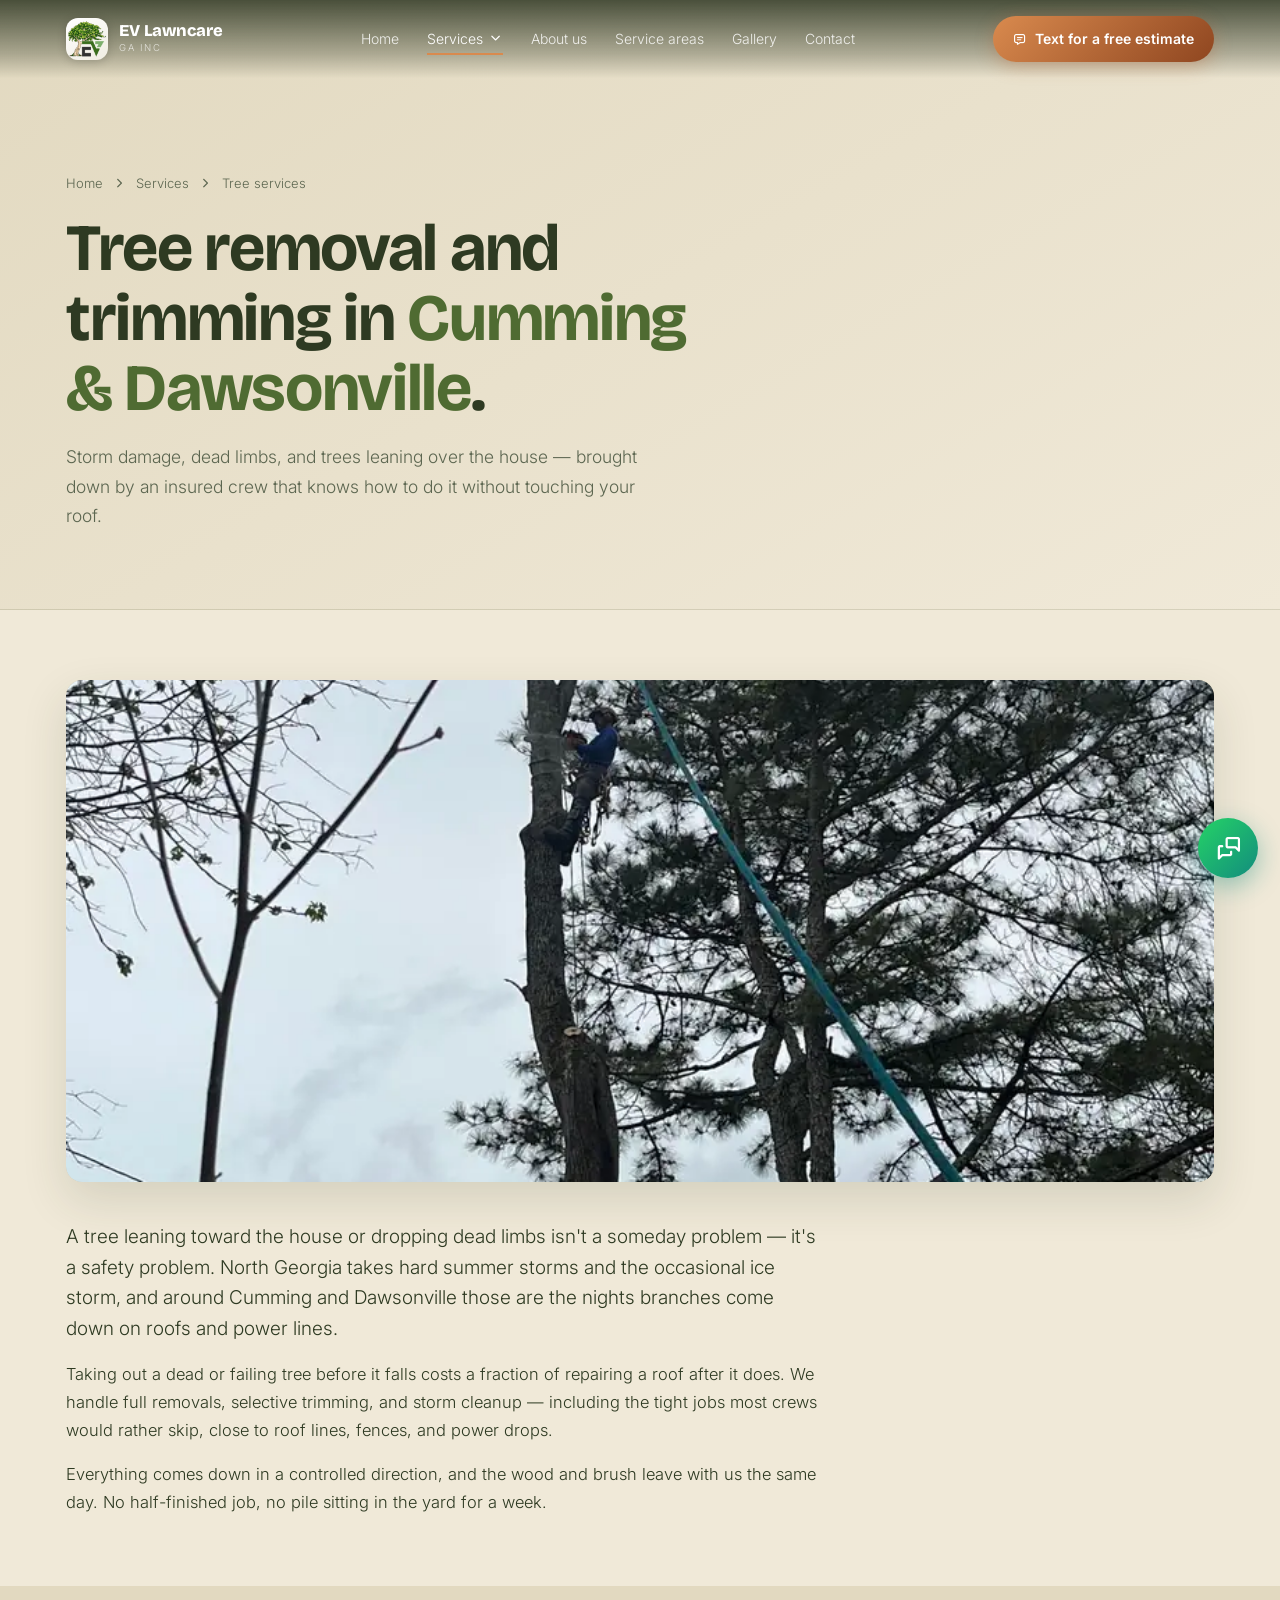
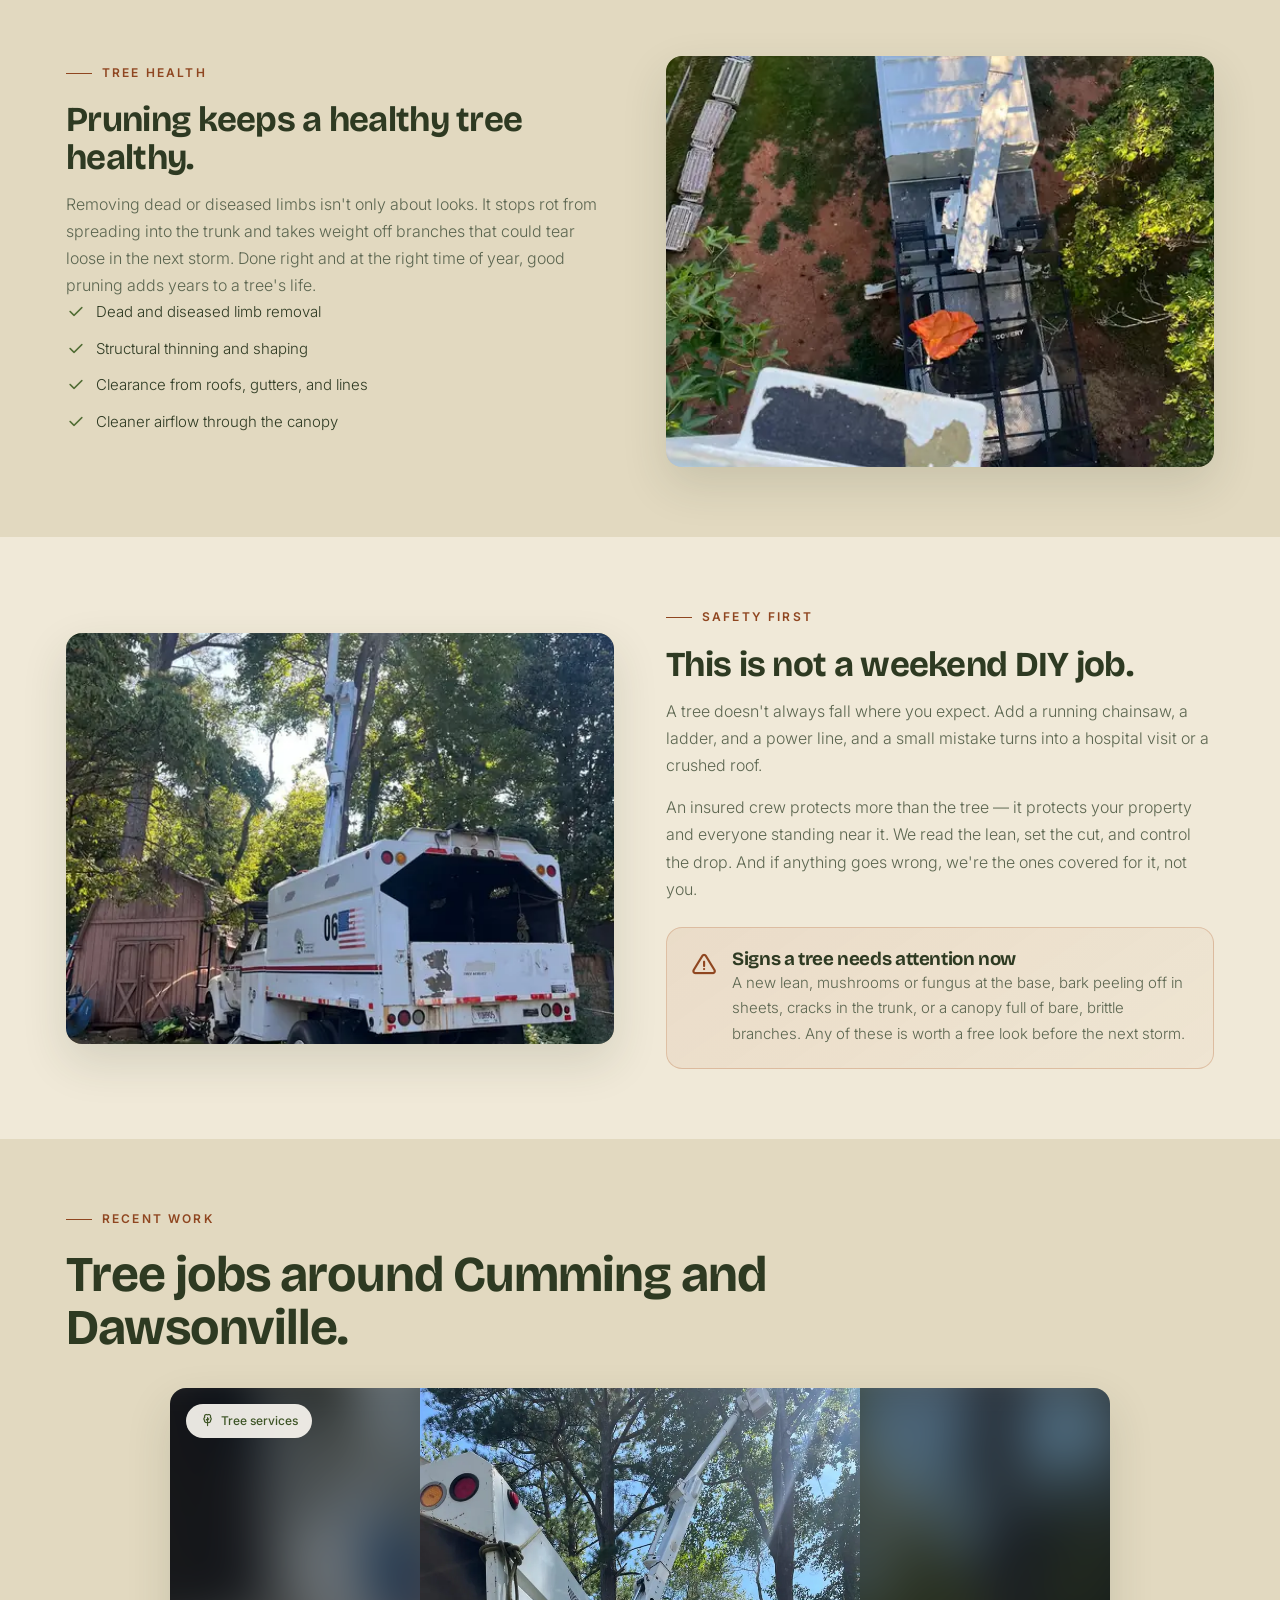
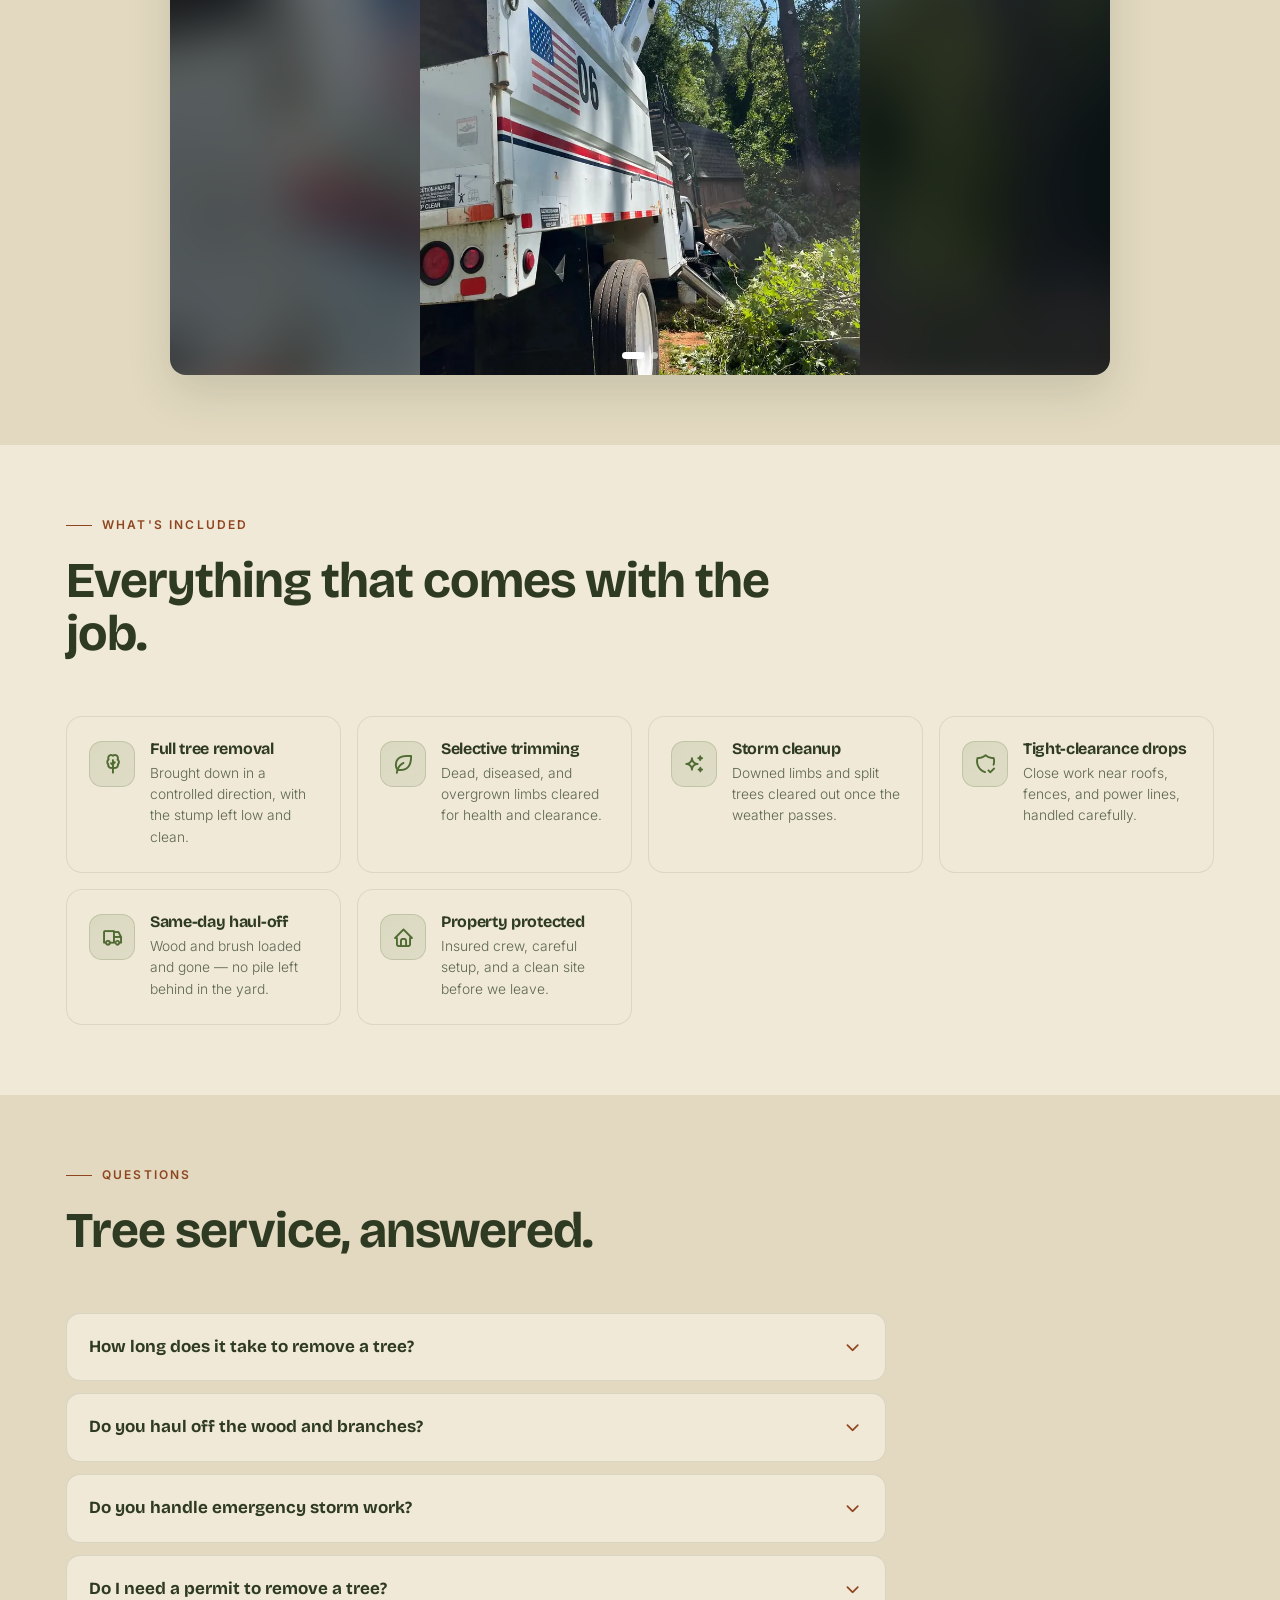
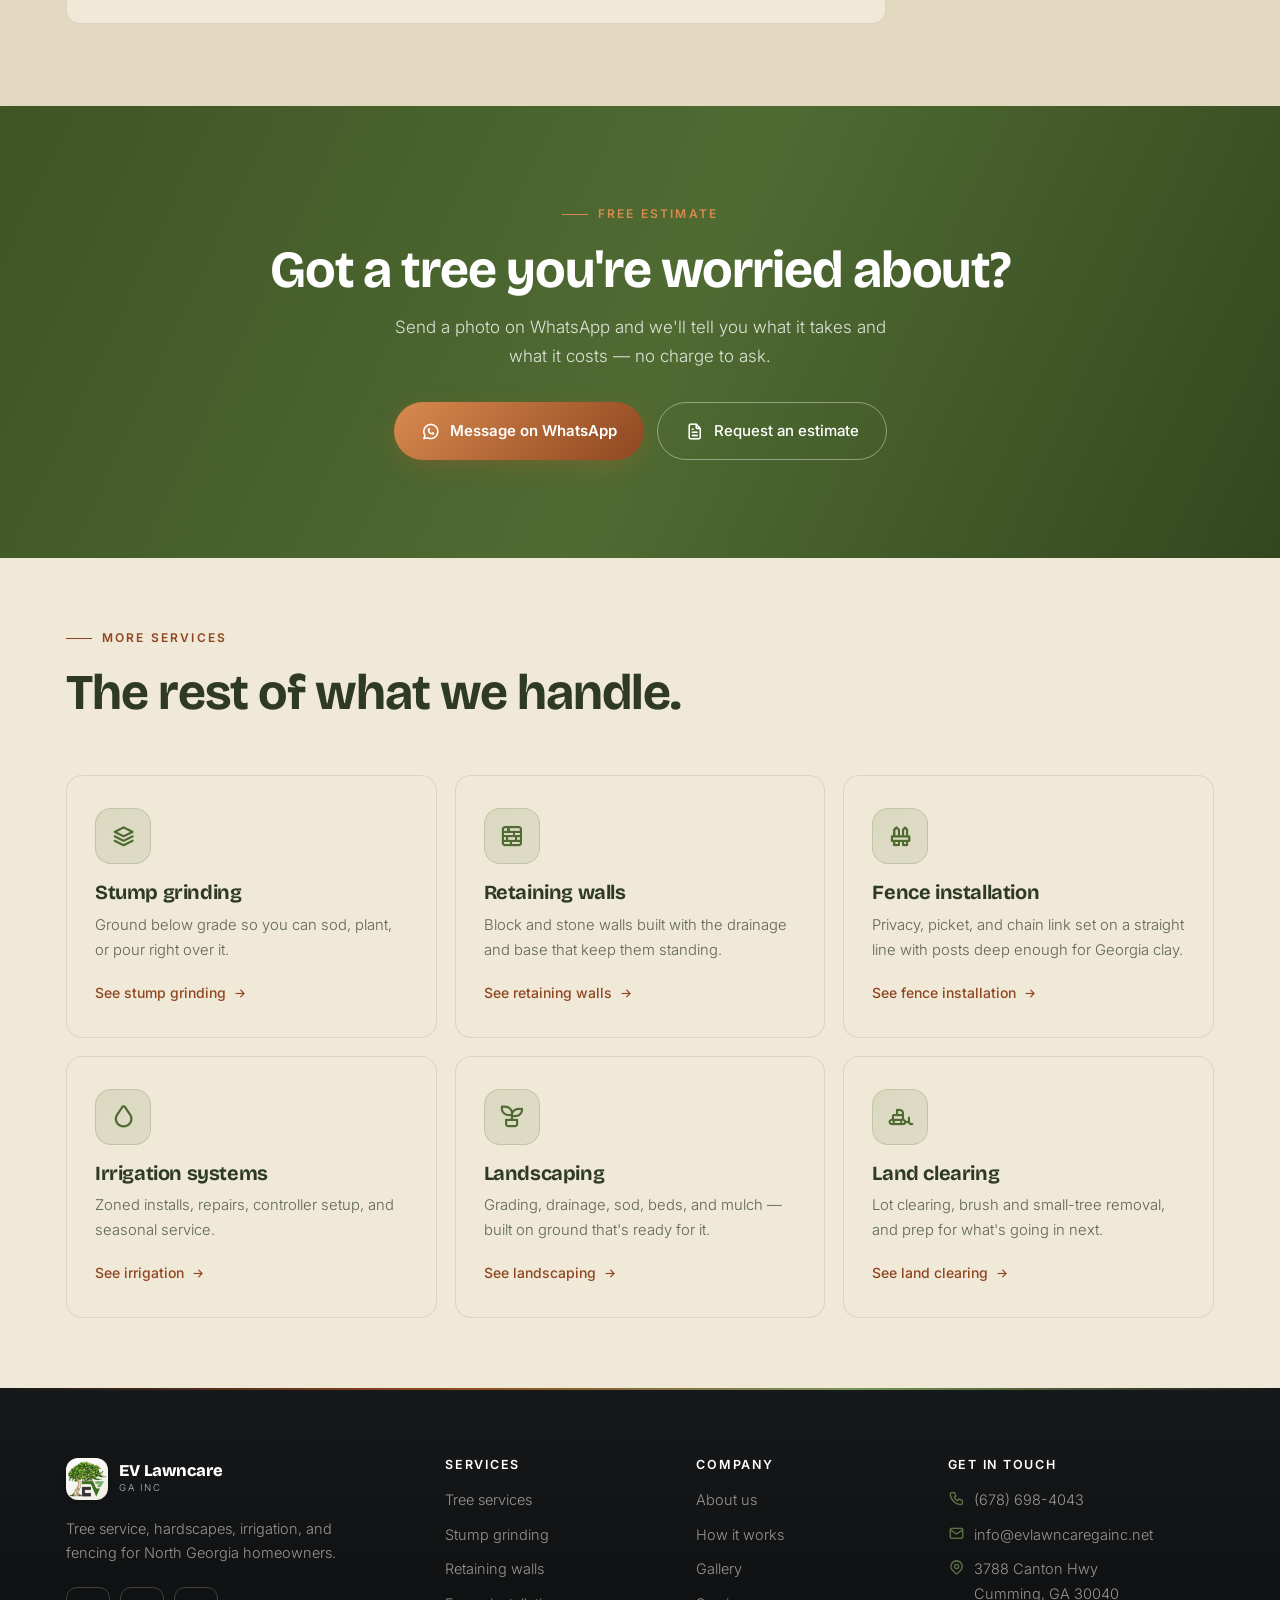
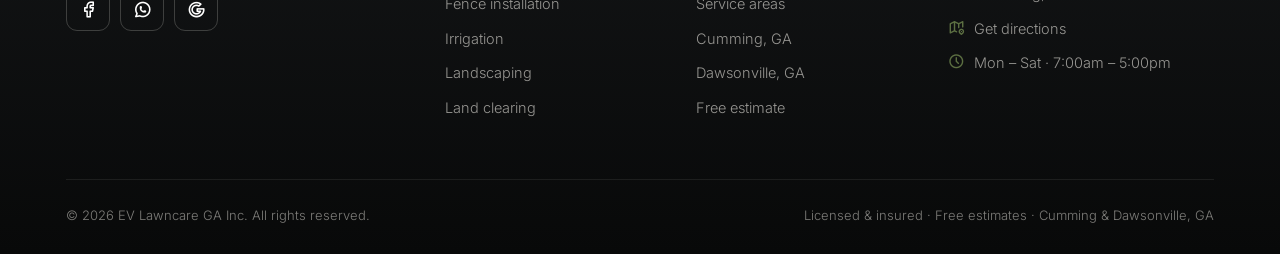
<file: services/tree-services.html>
<!DOCTYPE html>
<html lang="en">
<head>
<meta charset="UTF-8">
<meta name="viewport" content="width=device-width, initial-scale=1.0">
<link rel="icon" type="image/png" sizes="32x32" href="../assets/img/favicon-32.png">
<link rel="icon" type="image/png" sizes="16x16" href="../assets/img/favicon-16.png">
<link rel="apple-touch-icon" href="../assets/img/apple-touch-icon.png">
<title>Tree Service in Cumming &amp; Dawsonville, GA | EV Lawncare</title>
<meta name="description" content="Insured tree removal, selective trimming, and storm cleanup in Cumming and Dawsonville, GA. Tight-clearance drops near roofs and power lines. Free estimates.">
<link rel="preconnect" href="https://fonts.googleapis.com">
<link rel="preconnect" href="https://fonts.gstatic.com" crossorigin>
<link href="https://fonts.googleapis.com/css2?family=Bricolage+Grotesque:opsz,wght@12..96,400;12..96,500;12..96,700;12..96,800&family=Inter:wght@300;400;500;600&display=swap" rel="stylesheet">
<link rel="stylesheet" href="../assets/styles.css">
<!-- SEO -->
<link rel="canonical" href="https://evlawncaregainc.net/services/tree-services.html">
<meta property="og:site_name" content="EV Lawncare GA Inc">
<meta property="og:type" content="website">
<meta property="og:title" content="Tree Service in Cumming &amp; Dawsonville, GA — Removal, Trimming &amp; Storm Cleanup | EV Lawncare GA">
<meta property="og:description" content="Insured tree removal, selective trimming, and storm cleanup in Cumming and Dawsonville, GA. Tight-clearance drops near roofs and power lines. Free estimates.">
<meta property="og:url" content="https://evlawncaregainc.net/services/tree-services.html">
<meta property="og:image" content="https://evlawncaregainc.net/assets/img/og/og-tree.jpg">
<meta property="og:image:width" content="1200">
<meta property="og:image:height" content="630">
<meta property="og:locale" content="en_US">
<meta name="twitter:card" content="summary_large_image">
<meta name="twitter:title" content="Tree Service in Cumming &amp; Dawsonville, GA — Removal, Trimming &amp; Storm Cleanup | EV Lawncare GA">
<meta name="twitter:description" content="Insured tree removal, selective trimming, and storm cleanup in Cumming and Dawsonville, GA. Tight-clearance drops near roofs and power lines. Free estimates.">
<meta name="twitter:image" content="https://evlawncaregainc.net/assets/img/og/og-tree.jpg">
<script type="application/ld+json">
{
 "@context": "https://schema.org",
 "@graph": [
  {
   "@type": [
    "LocalBusiness",
    "HomeAndConstructionBusiness"
   ],
   "@id": "https://evlawncaregainc.net/#business",
   "name": "EV Lawncare GA Inc",
   "url": "https://evlawncaregainc.net/",
   "image": "https://evlawncaregainc.net/assets/img/og/og-home.jpg",
   "telephone": "+1-678-698-4043",
   "email": "info@evlawncaregainc.net",
   "priceRange": "$$",
   "address": {
    "@type": "PostalAddress",
    "streetAddress": "3788 Canton Hwy",
    "addressLocality": "Cumming",
    "addressRegion": "GA",
    "postalCode": "30040",
    "addressCountry": "US"
   },
   "geo": {
    "@type": "GeoCoordinates",
    "latitude": 34.2073,
    "longitude": -84.1402
   },
   "areaServed": [
    {
     "@type": "City",
     "name": "Cumming, GA"
    },
    {
     "@type": "City",
     "name": "Dawsonville, GA"
    },
    {
     "@type": "AdministrativeArea",
     "name": "Forsyth County, GA"
    },
    {
     "@type": "AdministrativeArea",
     "name": "Dawson County, GA"
    }
   ],
   "openingHoursSpecification": [
    {
     "@type": "OpeningHoursSpecification",
     "dayOfWeek": [
      "Monday",
      "Tuesday",
      "Wednesday",
      "Thursday",
      "Friday",
      "Saturday"
     ],
     "opens": "07:00",
     "closes": "17:00"
    }
   ],
   "sameAs": [
    "https://www.facebook.com/evlawncaregainc",
    "https://www.google.com/maps/place/?cid=15132349286849089629"
   ],
   "description": "Insured tree service, stump grinding, retaining walls, fence installation, irrigation, landscaping, and land clearing for homeowners in Cumming and Dawsonville, Georgia.",
   "hasOfferCatalog": {
    "@type": "OfferCatalog",
    "name": "Services",
    "itemListElement": [
     {
      "@type": "Offer",
      "url": "https://evlawncaregainc.net/services/tree-services.html",
      "itemOffered": {
       "@type": "Service",
       "name": "Tree services"
      }
     },
     {
      "@type": "Offer",
      "url": "https://evlawncaregainc.net/services/stump-grinding.html",
      "itemOffered": {
       "@type": "Service",
       "name": "Stump grinding"
      }
     },
     {
      "@type": "Offer",
      "url": "https://evlawncaregainc.net/services/retaining-walls.html",
      "itemOffered": {
       "@type": "Service",
       "name": "Retaining walls"
      }
     },
     {
      "@type": "Offer",
      "url": "https://evlawncaregainc.net/services/fence-installation.html",
      "itemOffered": {
       "@type": "Service",
       "name": "Fence installation"
      }
     },
     {
      "@type": "Offer",
      "url": "https://evlawncaregainc.net/services/irrigation-systems.html",
      "itemOffered": {
       "@type": "Service",
       "name": "Irrigation systems"
      }
     },
     {
      "@type": "Offer",
      "url": "https://evlawncaregainc.net/services/landscaping.html",
      "itemOffered": {
       "@type": "Service",
       "name": "Landscaping"
      }
     },
     {
      "@type": "Offer",
      "url": "https://evlawncaregainc.net/services/land-clearing.html",
      "itemOffered": {
       "@type": "Service",
       "name": "Land clearing"
      }
     }
    ]
   }
  },
  {
   "@type": "Service",
   "name": "Tree Services",
   "serviceType": "Tree removal, trimming and storm cleanup",
   "description": "Insured tree removal, selective trimming, and storm cleanup in Cumming and Dawsonville, GA. Tight-clearance drops near roofs and power lines. Free estimates.",
   "provider": {
    "@id": "https://evlawncaregainc.net/#business"
   },
   "areaServed": [
    {
     "@type": "City",
     "name": "Cumming, GA"
    },
    {
     "@type": "City",
     "name": "Dawsonville, GA"
    }
   ],
   "url": "https://evlawncaregainc.net/services/tree-services.html"
  },
  {
   "@type": "FAQPage",
   "mainEntity": [
    {
     "@type": "Question",
     "name": "How long does it take to remove a tree?",
     "acceptedAnswer": {
      "@type": "Answer",
      "text": "Most single-tree removals are a same-day job - a few hours depending on size, access, and what's sitting underneath it. A large hardwood tight against the house takes longer than an open-yard pine. We give you a time estimate along with the price."
     }
    },
    {
     "@type": "Question",
     "name": "Do you haul off the wood and branches?",
     "acceptedAnswer": {
      "@type": "Answer",
      "text": "Yes. A standard removal includes hauling the wood and brush off the same day. If you'd rather keep the logs for firewood or the chips for mulch, just say so and we'll leave them stacked for you."
     }
    },
    {
     "@type": "Question",
     "name": "Do you handle emergency storm work?",
     "acceptedAnswer": {
      "@type": "Answer",
      "text": "We do. After a storm we prioritize trees that are on a house, blocking a driveway, or tangled in lines. Send a photo on WhatsApp and we'll tell you how fast we can get to you."
     }
    },
    {
     "@type": "Question",
     "name": "Do I need a permit to remove a tree?",
     "acceptedAnswer": {
      "@type": "Answer",
      "text": "On private residential property around Forsyth and Dawson County it usually isn't required, but some HOAs and specimen-tree rules do apply. If your situation looks like one that needs checking, we'll flag it before we start."
     }
    }
   ]
  },
  {
   "@type": "BreadcrumbList",
   "itemListElement": [
    {
     "@type": "ListItem",
     "position": 1,
     "name": "Home",
     "item": "https://evlawncaregainc.net/"
    },
    {
     "@type": "ListItem",
     "position": 2,
     "name": "Services",
     "item": "https://evlawncaregainc.net/services.html"
    },
    {
     "@type": "ListItem",
     "position": 3,
     "name": "Tree Services",
     "item": "https://evlawncaregainc.net/services/tree-services.html"
    }
   ]
  }
 ]
}
</script>
<!-- Google Analytics 4 (GA4) — reemplaza G-ZB6JL4V24F por el ID real de tu propiedad (Measurement ID). Debe ser identico en todas las paginas para que un find & replace del ID funcione de una. -->
<script async src="https://www.googletagmanager.com/gtag/js?id=G-ZB6JL4V24F"></script>
<script>
  window.dataLayer = window.dataLayer || [];
  function gtag(){dataLayer.push(arguments);}
  gtag('js', new Date());
  gtag('config', 'G-ZB6JL4V24F');
</script>
</head>
<body>
<nav class="nav solid" id="nav">
  <div class="wrap nav-inner">
    <a href="../index.html" class="brand">
      <div class="brand-mark"><img src="../assets/img/logo-mark.png" alt="" width="128" height="128"></div>
      <div>
        <div class="brand-name notranslate" translate="no">EV Lawncare</div>
        <div class="brand-sub notranslate" translate="no">GA Inc</div>
      </div>
    </a>
    <div class="nav-links">
      <a href="../index.html">Home</a>
      <div class="nav-drop" data-drop>
        <a href="../services.html" class="nav-drop-toggle on" aria-haspopup="true" aria-expanded="false">Services <i class="ti ti-chevron-down"></i></a>
        <div class="nav-drop-menu" role="menu">
          <a role="menuitem" href="tree-services.html" class="on"><i class="ti ti-tree"></i> Tree services</a>
          <a role="menuitem" href="stump-grinding.html"><i class="ti ti-stack-2"></i> Stump grinding</a>
          <a role="menuitem" href="retaining-walls.html"><i class="ti ti-wall"></i> Retaining walls</a>
          <a role="menuitem" href="fence-installation.html"><i class="ti ti-fence"></i> Fence installation</a>
          <a role="menuitem" href="irrigation-systems.html"><i class="ti ti-droplet"></i> Irrigation systems</a>
          <a role="menuitem" href="landscaping.html"><i class="ti ti-plant"></i> Landscaping</a>
          <a role="menuitem" href="land-clearing.html"><i class="ti ti-bulldozer"></i> Land clearing</a>
          <a href="../services.html" class="nav-drop-all">See all services <i class="ti ti-arrow-right"></i></a>
        </div>
      </div>
      <a href="../about.html">About us</a>
      <a href="../index.html#areas">Service areas</a>
      <a href="../gallery.html">Gallery</a>
      <a href="../contact.html">Contact</a>
    </div>
    <a href="sms:6786984043" class="nav-cta"><i class="ti ti-message"></i> <span class="cta-lg">Text for a free estimate</span><span class="cta-sm">Free estimate</span></a>
    <button class="nav-toggle" aria-label="Open menu" aria-expanded="false"><i class="ti ti-menu-2"></i></button>
  </div>
</nav>

<header class="pagehead">
  <div class="wrap">
    <div class="crumbs"><a href="../index.html">Home</a> <i class="ti ti-chevron-right"></i> <a href="../services.html">Services</a> <i class="ti ti-chevron-right"></i> Tree services</div>
    <h1>Tree removal and trimming in <em>Cumming &amp; Dawsonville</em>.</h1>
    <p>Storm damage, dead limbs, and trees leaning over the house — brought down by an insured crew that knows how to do it without touching your roof.</p>
  </div>
</header>

<main>
<section class="sec sec-tight">
  <div class="wrap">
    <div class="svc-hero-photo reveal">
      <img src="../assets/img/tree/tree-01-md.webp" srcset="../assets/img/tree/tree-01-sm.webp 700w, ../assets/img/tree/tree-01-md.webp 1100w" sizes="100vw" alt="Tree removal crew taking down a large tree near a home in Cumming, GA" decoding="async">
    </div>
    <div class="svc-lede reveal">
      <p>A tree leaning toward the house or dropping dead limbs isn't a someday problem — it's a safety problem. North Georgia takes hard summer storms and the occasional ice storm, and around Cumming and Dawsonville those are the nights branches come down on roofs and power lines.</p>
      <p>Taking out a dead or failing tree before it falls costs a fraction of repairing a roof after it does. We handle full removals, selective trimming, and storm cleanup — including the tight jobs most crews would rather skip, close to roof lines, fences, and power drops.</p>
      <p>Everything comes down in a controlled direction, and the wood and brush leave with us the same day. No half-finished job, no pile sitting in the yard for a week.</p>
    </div>
  </div>
</section>

<section class="sec sec-tight sec-sand">
  <div class="wrap">
    <div class="split">
      <div class="feat-copy reveal">
        <div class="eyebrow">Tree health</div>
        <h2>Pruning keeps a healthy tree healthy.</h2>
        <p>Removing dead or diseased limbs isn't only about looks. It stops rot from spreading into the trunk and takes weight off branches that could tear loose in the next storm. Done right and at the right time of year, good pruning adds years to a tree's life.</p>
        <ul class="svc-points">
          <li><i class="ti ti-check"></i> Dead and diseased limb removal</li>
          <li><i class="ti ti-check"></i> Structural thinning and shaping</li>
          <li><i class="ti ti-check"></i> Clearance from roofs, gutters, and lines</li>
          <li><i class="ti ti-check"></i> Cleaner airflow through the canopy</li>
        </ul>
      </div>
      <div class="feat-photo reveal">
        <img src="../assets/img/tree/tree-02-md.webp" srcset="../assets/img/tree/tree-02-sm.webp 700w, ../assets/img/tree/tree-02-md.webp 1100w" sizes="(max-width:900px) 100vw, 50vw" alt="Selective tree trimming and pruning work in North Georgia" decoding="async" loading="lazy">
      </div>
    </div>
  </div>
</section>

<section class="sec sec-tight">
  <div class="wrap">
    <div class="split">
      <div class="feat-photo reveal">
        <img src="../assets/img/tree/tree-03-md.webp" srcset="../assets/img/tree/tree-03-sm.webp 700w, ../assets/img/tree/tree-03-md.webp 1100w" sizes="(max-width:900px) 100vw, 50vw" alt="Controlled tree drop near a house and power line in Dawsonville, GA" decoding="async" loading="lazy">
      </div>
      <div class="feat-copy reveal">
        <div class="eyebrow">Safety first</div>
        <h2>This is not a weekend DIY job.</h2>
        <p>A tree doesn't always fall where you expect. Add a running chainsaw, a ladder, and a power line, and a small mistake turns into a hospital visit or a crushed roof.</p>
        <p>An insured crew protects more than the tree — it protects your property and everyone standing near it. We read the lean, set the cut, and control the drop. And if anything goes wrong, we're the ones covered for it, not you.</p>
        <div class="callout">
          <i class="ti ti-alert-triangle"></i>
          <div>
            <h3>Signs a tree needs attention now</h3>
            <p>A new lean, mushrooms or fungus at the base, bark peeling off in sheets, cracks in the trunk, or a canopy full of bare, brittle branches. Any of these is worth a free look before the next storm.</p>
          </div>
        </div>
      </div>
    </div>
  </div>
</section>

<section class="sec sec-tight sec-sand">
  <div class="wrap svc-gallery">
    <div class="sec-head reveal" style="margin-bottom:34px">
      <div class="eyebrow">Recent work</div>
      <h2>Tree jobs around Cumming and Dawsonville.</h2>
    </div>
    <div class="slider reveal" data-slider>
      <div class="slide on">
        <img class="slide-bg" alt="" aria-hidden="true" decoding="async">
        <img class="slide-img" data-md="../assets/img/tree/tree-04-md.webp" data-sm="../assets/img/tree/tree-04-sm.webp" decoding="async" alt="Tree removal project in Cumming, GA — photo 1">
      </div>
      <div class="slide">
        <img class="slide-bg" alt="" aria-hidden="true" decoding="async">
        <img class="slide-img" data-md="../assets/img/tree/tree-05-md.webp" data-sm="../assets/img/tree/tree-05-sm.webp" decoding="async" alt="Tree removal project in Cumming, GA — photo 2">
      </div>
      <div class="slider-badge"><i class="ti ti-tree"></i> Tree services</div>
      <div class="slider-dots"></div>
    </div>
  </div>
</section>

<section class="sec sec-tight">
  <div class="wrap">
    <div class="sec-head reveal">
      <div class="eyebrow">What's included</div>
      <h2>Everything that comes with the job.</h2>
    </div>
    <div class="incl-grid">
      <div class="incl reveal"><div class="incl-ic"><i class="ti ti-tree"></i></div><div><h3>Full tree removal</h3><p>Brought down in a controlled direction, with the stump left low and clean.</p></div></div>
      <div class="incl reveal"><div class="incl-ic"><i class="ti ti-leaf"></i></div><div><h3>Selective trimming</h3><p>Dead, diseased, and overgrown limbs cleared for health and clearance.</p></div></div>
      <div class="incl reveal"><div class="incl-ic"><i class="ti ti-sparkles"></i></div><div><h3>Storm cleanup</h3><p>Downed limbs and split trees cleared out once the weather passes.</p></div></div>
      <div class="incl reveal"><div class="incl-ic"><i class="ti ti-shield-check"></i></div><div><h3>Tight-clearance drops</h3><p>Close work near roofs, fences, and power lines, handled carefully.</p></div></div>
      <div class="incl reveal"><div class="incl-ic"><i class="ti ti-truck"></i></div><div><h3>Same-day haul-off</h3><p>Wood and brush loaded and gone — no pile left behind in the yard.</p></div></div>
      <div class="incl reveal"><div class="incl-ic"><i class="ti ti-home"></i></div><div><h3>Property protected</h3><p>Insured crew, careful setup, and a clean site before we leave.</p></div></div>
    </div>
  </div>
</section>

<section class="sec sec-tight sec-sand">
  <div class="wrap">
    <div class="sec-head reveal">
      <div class="eyebrow">Questions</div>
      <h2>Tree service, answered.</h2>
    </div>
    <div class="faq reveal">
      <details>
        <summary>How long does it take to remove a tree? <i class="ti ti-chevron-down"></i></summary>
        <div class="faq-a">Most single-tree removals are a same-day job — a few hours depending on size, access, and what's sitting underneath it. A large hardwood tight against the house takes longer than an open-yard pine. We give you a time estimate along with the price.</div>
      </details>
      <details>
        <summary>Do you haul off the wood and branches? <i class="ti ti-chevron-down"></i></summary>
        <div class="faq-a">Yes. A standard removal includes hauling the wood and brush off the same day. If you'd rather keep the logs for firewood or the chips for mulch, just say so and we'll leave them stacked for you.</div>
      </details>
      <details>
        <summary>Do you handle emergency storm work? <i class="ti ti-chevron-down"></i></summary>
        <div class="faq-a">We do. After a storm we prioritize trees that are on a house, blocking a driveway, or tangled in lines. Send a photo on WhatsApp and we'll tell you how fast we can get to you.</div>
      </details>
      <details>
        <summary>Do I need a permit to remove a tree? <i class="ti ti-chevron-down"></i></summary>
        <div class="faq-a">On private residential property around Forsyth and Dawson County it usually isn't required, but some HOAs and specimen-tree rules do apply. If your situation looks like one that needs checking, we'll flag it before we start — we don't guess on that.</div>
      </details>
    </div>
  </div>
</section>

<section class="cta-band">
  <div class="wrap reveal">
    <div class="eyebrow">Free estimate</div>
    <h2>Got a tree you're worried about?</h2>
    <p>Send a photo on WhatsApp and we'll tell you what it takes and what it costs — no charge to ask.</p>
    <div class="cta-actions">
      <a href="https://wa.me/16786984043" class="btn btn-clay"><i class="ti ti-brand-whatsapp"></i> Message on WhatsApp</a>
      <a href="../contact.html" class="btn btn-outline"><i class="ti ti-file-text"></i> Request an estimate</a>
    </div>
  </div>
</section>

<section class="sec sec-tight">
  <div class="wrap">
    <div class="sec-head reveal">
      <div class="eyebrow">More services</div>
      <h2>The rest of what we handle.</h2>
    </div>
    <div class="svc-cards" data-current="tree-services"></div>
  </div>
</section>

<!-- Botonera flotante de contacto (desplegable) -->
<div class="cdock" id="cdock">
  <div class="cdock-items">
    <a class="cdock-btn cd-wa" href="https://wa.me/16786984043" data-label="WhatsApp" aria-label="Message us on WhatsApp"><i class="ti ti-brand-whatsapp" aria-hidden="true"></i></a>
    <a class="cdock-btn cd-call" href="tel:6786984043" data-label="Call" aria-label="Call (678) 698-4043"><i class="ti ti-phone" aria-hidden="true"></i></a>
    <a class="cdock-btn cd-mail" href="mailto:info@evlawncaregainc.net" data-label="Email" aria-label="Email us"><i class="ti ti-mail" aria-hidden="true"></i></a>
    <a class="cdock-btn cd-fb" href="https://www.facebook.com/evlawncaregainc" target="_blank" rel="noopener noreferrer" data-label="Facebook" aria-label="Visit our Facebook page"><i class="ti ti-brand-facebook" aria-hidden="true"></i></a>
    <a class="cdock-btn cd-gg" href="https://www.google.com/maps/place/?cid=15132349286849089629" target="_blank" rel="noopener noreferrer" data-label="Reviews" aria-label="EV Lawncare on Google"><i class="ti ti-brand-google" aria-hidden="true"></i></a>
    <a class="cdock-btn cd-dir" href="https://www.google.com/maps/dir/?api=1&amp;destination=3788+Canton+Hwy%2C+Cumming%2C+GA+30040" target="_blank" rel="noopener noreferrer" data-label="Directions" aria-label="Get directions"><i class="ti ti-map-2" aria-hidden="true"></i></a>
  </div>
  <button class="cdock-toggle" type="button" aria-expanded="false" aria-controls="cdock" aria-label="Open contact options"><i class="ti ti-messages cdock-i-open" aria-hidden="true"></i><i class="ti ti-x cdock-i-close" aria-hidden="true"></i></button>
</div>
</main>
<footer class="footer">
  <div class="wrap">
    <div class="foot-grid">
      <div class="foot-brand">
        <a href="../index.html" class="brand">
          <div class="brand-mark"><img src="../assets/img/logo-mark.png" alt="" width="128" height="128"></div>
          <div><div class="brand-name notranslate" translate="no">EV Lawncare</div><div class="brand-sub notranslate" translate="no">GA Inc</div></div>
        </a>
        <p>Tree service, hardscapes, irrigation, and fencing for North Georgia homeowners.</p>
        <div class="foot-social">
          <a href="https://www.facebook.com/evlawncaregainc" target="_blank" rel="noopener noreferrer" aria-label="Facebook"><i class="ti ti-brand-facebook"></i></a>
          <a href="https://wa.me/16786984043" aria-label="WhatsApp"><i class="ti ti-brand-whatsapp"></i></a>
          <a href="https://www.google.com/maps/place/?cid=15132349286849089629" target="_blank" rel="noopener noreferrer" aria-label="EV Lawncare on Google"><i class="ti ti-brand-google"></i></a>
        </div>
      </div>
      <div class="foot-col">
        <h2>Services</h2>
        <ul>
          <li><a href="tree-services.html">Tree services</a></li>
          <li><a href="stump-grinding.html">Stump grinding</a></li>
          <li><a href="retaining-walls.html">Retaining walls</a></li>
          <li><a href="fence-installation.html">Fence installation</a></li>
          <li><a href="irrigation-systems.html">Irrigation</a></li>
          <li><a href="landscaping.html">Landscaping</a></li>
          <li><a href="land-clearing.html">Land clearing</a></li>
        </ul>
      </div>
      <div class="foot-col">
        <h2>Company</h2>
        <ul>
          <li><a href="../about.html">About us</a></li>
          <li><a href="../index.html#process">How it works</a></li>
          <li><a href="../gallery.html">Gallery</a></li>
          <li><a href="../index.html#areas">Service areas</a></li>
          <li><a href="../cumming-ga.html">Cumming, GA</a></li>
          <li><a href="../dawsonville-ga.html">Dawsonville, GA</a></li>
          <li><a href="../contact.html">Free estimate</a></li>
        </ul>
      </div>
      <div class="foot-col">
        <h2>Get in touch</h2>
        <ul>
          <li><a href="tel:6786984043"><i class="ti ti-phone"></i> (678) 698-4043</a></li>
          <li><a href="mailto:info@evlawncaregainc.net"><i class="ti ti-mail"></i> info@evlawncaregainc.net</a></li>
          <li><span><i class="ti ti-map-pin"></i> 3788 Canton Hwy<br>Cumming, GA 30040</span></li>
          <li><a href="https://www.google.com/maps/dir/?api=1&amp;destination=3788+Canton+Hwy%2C+Cumming%2C+GA+30040" target="_blank" rel="noopener noreferrer"><i class="ti ti-map-2"></i> Get directions</a></li>
          <li><span><i class="ti ti-clock"></i> Mon – Sat · 7:00am – 5:00pm</span></li>
        </ul>
      </div>
    </div>
    <div class="foot-bottom">
      <span>© 2026 <span class="notranslate" translate="no">EV Lawncare GA Inc</span>. All rights reserved.</span>
      <span>Licensed &amp; insured · Free estimates · <span class="notranslate" translate="no">Cumming</span> &amp; <span class="notranslate" translate="no">Dawsonville</span>, GA</span>
    </div>
  </div>
</footer>
<script>
const nav=document.getElementById('nav');
addEventListener('scroll',()=>{nav.classList.toggle('solid',scrollY>60||document.body.dataset.fixednav==='1')});
const io=new IntersectionObserver(es=>{es.forEach(e=>{if(e.isIntersecting){e.target.classList.add('in');io.unobserve(e.target)}})},{threshold:.12});
document.querySelectorAll('.reveal').forEach(el=>io.observe(el));
// Variante según pantalla: -sm hasta 768px, -md de ahí en adelante
const IMG_KEY=matchMedia('(max-width: 768px)').matches?'sm':'md';
const RM=matchMedia('(prefers-reduced-motion: reduce)').matches;
document.querySelectorAll('[data-slider]').forEach((sl,idx)=>{
  const slides=[...sl.querySelectorAll('.slide')],dotsBox=sl.querySelector('.slider-dots');
  if(slides.length<2){if(dotsBox)dotsBox.remove();
    // un solo slide: cárgalo igual al entrar al viewport
    new IntersectionObserver(es=>{es.forEach(e=>{if(e.isIntersecting){const img=sl.querySelector('.slide-img');if(img&&img.dataset[IMG_KEY]){const bg=sl.querySelector('.slide-bg');const fill=()=>{if(bg&&!bg.src)bg.src=img.currentSrc||img.src};img.addEventListener('load',fill,{once:true});img.src=img.dataset[IMG_KEY];if(img.complete)fill()}}})},{rootMargin:'300px 0px'}).observe(sl);
    return}
  let cur=0,timer=null;
  function loadSlide(i){
    const s=slides[(i+slides.length)%slides.length],img=s.querySelector('.slide-img');
    if(!img||!img.dataset[IMG_KEY])return;
    const bg=s.querySelector('.slide-bg');
    const fill=()=>{if(bg&&!bg.src)bg.src=img.currentSrc||img.src};
    img.addEventListener('load',fill,{once:true});
    img.src=img.dataset[IMG_KEY];
    delete img.dataset.sm;delete img.dataset.md;
    if(img.complete)fill();
  }
  slides.forEach((_,i)=>{
    const d=document.createElement('div');
    d.className='dot'+(i===0?' on':'');
    d.addEventListener('click',()=>{go(i);restart()});
    dotsBox.appendChild(d);
  });
  const dots=[...dotsBox.children];
  function go(i){
    slides[cur].classList.remove('on');dots[cur].classList.remove('on');
    cur=(i+slides.length)%slides.length;
    slides[cur].classList.add('on');dots[cur].classList.add('on');
    loadSlide(cur);loadSlide(cur+1);loadSlide(cur-1);
  }
  const start=()=>{if(RM)return;if(!timer)timer=setInterval(()=>go(cur+1),3600+idx*220)};
  const stop=()=>{clearInterval(timer);timer=null};
  const restart=()=>{stop();start()};
  let booted=false;
  new IntersectionObserver(es=>{
    es.forEach(e=>{
      if(e.isIntersecting){
        if(!booted){booted=true;loadSlide(0);loadSlide(1)}
        start();
      }else{
        stop();
      }
    });
  },{rootMargin:'300px 0px'}).observe(sl);
  [['prev','chevron-left',-1,'Previous photo'],['next','chevron-right',1,'Next photo']].forEach(([cls,icon,step,label])=>{
    const b=document.createElement('button');
    b.type='button';b.className='slider-arrow '+cls;b.setAttribute('aria-label',label);
    b.innerHTML='<i class="ti ti-'+icon+'"></i>';
    b.addEventListener('click',()=>{go(cur+step);restart()});
    sl.appendChild(b);
  });
  sl.addEventListener('mouseenter',stop);
  sl.addEventListener('mouseleave',start);
  let x0=null;
  sl.addEventListener('touchstart',e=>{x0=e.touches[0].clientX;stop()},{passive:true});
  sl.addEventListener('touchend',e=>{
    if(x0===null)return;
    const dx=e.changedTouches[0].clientX-x0;
    if(Math.abs(dx)>40)go(dx<0?cur+1:cur-1);
    x0=null;start();
  },{passive:true});
});
</script>
<script>
/* Menú móvil: abre/cierra el desplegable al tocar la hamburguesa (.nav-toggle) */
(function(){
  var nav=document.getElementById('nav');
  var t=nav&&nav.querySelector('.nav-toggle');
  if(!t)return;
  t.addEventListener('click',function(){
    var open=nav.classList.toggle('open');
    t.setAttribute('aria-expanded',open?'true':'false');
  });
  var mq=matchMedia('(max-width:900px)');
  nav.querySelectorAll('[data-drop]').forEach(function(drop){
    var dt=drop.querySelector('.nav-drop-toggle');
    if(dt)dt.addEventListener('click',function(e){
      if(mq.matches){e.preventDefault();var o=drop.classList.toggle('open');dt.setAttribute('aria-expanded',o?'true':'false');}
    });
  });
  nav.querySelectorAll('.nav-links a').forEach(function(a){
    a.addEventListener('click',function(){
      if(a.classList.contains('nav-drop-toggle')&&mq.matches)return;
      nav.classList.remove('open');
    });
  });
  document.addEventListener('click',function(e){
    nav.querySelectorAll('[data-drop].open').forEach(function(drop){
      if(!drop.contains(e.target))drop.classList.remove('open');
    });
  });
})();

/* Botonera flotante de contacto: abrir/cerrar (accesible) */
(function(){
  var dock=document.getElementById('cdock');
  if(!dock)return;
  var toggle=dock.querySelector('.cdock-toggle');
  function setOpen(open){
    dock.classList.toggle('open',open);
    toggle.setAttribute('aria-expanded',open?'true':'false');
    toggle.setAttribute('aria-label',open?'Close contact options':'Open contact options');
  }
  toggle.addEventListener('click',function(e){e.stopPropagation();setOpen(!dock.classList.contains('open'));});
  document.addEventListener('click',function(e){if(!dock.contains(e.target))setOpen(false);});
  document.addEventListener('keydown',function(e){if(e.key==='Escape'&&dock.classList.contains('open')){setOpen(false);toggle.focus();}});
  dock.querySelectorAll('.cdock-btn').forEach(function(a){a.addEventListener('click',function(){setOpen(false);});});
})();
</script>
<script src="../assets/services-cards.js"></script>
</body>
</html>
</file>
<file: assets/styles.css>
:root{
  --cream:#F0E9D8;
  --sand:#E2D9C0;
  --sand-deep:#D2C6A6;
  --ink:#2E3A22;
  --ink-soft:#5C6650;      /* oscurecido para contraste AA (>=4.5:1) sobre cream/sand */
  --olive-700:#3E5526;
  --olive-600:#4F6B32;
  --olive-400:#7A9455;
  --clay:#8F4620;          /* oscurecido para contraste AA en texto pequeño (era #B5602F) */
  --clay-light:#D98A4E;
  --radius:16px;
  --maxw:1200px;
}
*{margin:0;padding:0;box-sizing:border-box}
html{scroll-behavior:smooth}
body{
  background:var(--cream);color:var(--ink);
  font-family:'Inter',system-ui,sans-serif;font-weight:300;line-height:1.7;
  -webkit-font-smoothing:antialiased;overflow-x:hidden;
}
h1,h2,h3{font-family:'Bricolage Grotesque',system-ui,sans-serif;font-weight:700;line-height:1.06;letter-spacing:-0.02em;color:var(--ink)}
a{color:inherit;text-decoration:none}
.wrap{max-width:var(--maxw);margin:0 auto;padding:0 26px}
.eyebrow{
  font-family:'Inter',system-ui,sans-serif;
  font-size:12px;letter-spacing:0.18em;text-transform:uppercase;
  color:var(--clay);font-weight:600;display:flex;align-items:center;gap:10px;margin-bottom:18px;
}
h2.eyebrow{line-height:1.4}
.eyebrow::before{content:"";width:26px;height:1px;background:var(--clay)}

/* NAV */
.nav{
  position:fixed;top:0;left:0;right:0;z-index:100;padding:16px 0;
  background:linear-gradient(180deg, rgba(30,40,20,0.78) 0%, rgba(30,40,20,0.28) 70%, rgba(30,40,20,0) 100%);
  transition:background .4s ease,padding .4s ease,box-shadow .4s ease;
}
.nav.solid{
  background:linear-gradient(100deg, var(--olive-700) 0%, var(--olive-600) 45%, #33471F 100%);
  padding:10px 0;box-shadow:0 4px 24px rgba(46,58,34,0.16);
}
.nav-inner{display:flex;align-items:center;justify-content:space-between;gap:22px}
.brand{display:flex;align-items:center;gap:11px}
.brand-mark{
  width:42px;height:42px;border-radius:12px;flex-shrink:0;
  background:linear-gradient(145deg,#FFFFFF,#F0EDE2);
  display:flex;align-items:center;justify-content:center;
  box-shadow:0 2px 10px rgba(0,0,0,.18);
}
.brand-mark i{font-size:23px;color:var(--olive-600)}
.brand-mark img{width:100%;height:100%;object-fit:contain;padding:2px;display:block}
.brand-name{font-family:'Bricolage Grotesque',sans-serif;font-weight:800;font-size:16.5px;color:#fff;line-height:1.1}
.brand-sub{font-size:9.5px;letter-spacing:0.18em;text-transform:uppercase;color:rgba(255,255,255,.7)}
.nav-links{display:flex;gap:28px}
.nav-links a{font-size:14px;color:rgba(255,255,255,.85);position:relative;padding:4px 0;transition:color .25s}
.nav-links a::after{content:"";position:absolute;left:0;bottom:0;height:1.5px;width:0;background:var(--clay-light);transition:width .3s}
.nav-links a:hover{color:#fff}
.nav-links a:hover::after{width:100%}
.nav-cta{
  display:inline-flex;align-items:center;gap:8px;font-size:14px;font-weight:600;color:#fff;
  white-space:nowrap;
  background:linear-gradient(135deg,var(--clay-light),var(--clay));
  padding:11px 20px;border-radius:100px;transition:transform .25s,box-shadow .25s;
  box-shadow:0 4px 18px rgba(181,96,47,.34);
}
.nav-cta:hover{transform:translateY(-2px);box-shadow:0 8px 26px rgba(181,96,47,.5)}
/* Etiqueta corta del CTA en teléfono (el texto largo se infla en pantallas chicas) */
.nav-cta .cta-sm{display:none}
@media(max-width:600px){
  .nav-cta{font-size:13px;padding:9px 15px;gap:6px}
  .nav-cta .cta-lg{display:none}
  .nav-cta .cta-sm{display:inline}
}
.nav-toggle{display:none;width:44px;height:44px;background:none;border:none;color:#fff;font-size:26px;cursor:pointer;margin-right:-8px;align-items:center;justify-content:center}

/* VIDEO HERO */
.intro{position:relative;min-height:100vh;display:flex;align-items:center;overflow:hidden;background:#1E2A14}
.intro-media{
  position:absolute;inset:0;
  background:url('img/hero-poster.webp') center/cover no-repeat, linear-gradient(160deg,#2C3D1B 0%,#141C0C 100%);
}
.intro-media video{position:absolute;inset:0;width:100%;height:100%;object-fit:cover}
@media(max-width:767px){
  /* En celular: poster vertical + video vertical 9:16 (se carga por JS). El recorte
     tiene la máquina abajo: capa fuerte arriba (texto) y despejada abajo (se ve la máquina). */
  .intro-media{background-image:url('img/hero-poster-sm.webp')}
  .intro-inner{padding:104px 0 118px}
  .intro-vig{background:
    linear-gradient(180deg, rgba(16,22,10,.85) 0%, rgba(16,22,10,.84) 52%, rgba(16,22,10,.5) 66%, rgba(16,22,10,.3) 82%, rgba(16,22,10,.52) 100%),
    linear-gradient(90deg, rgba(16,22,10,.1) 0%, transparent 100%);
  }
}
@media(prefers-reduced-motion:reduce){.intro-media video{display:none}}
.intro-vig{
  position:absolute;inset:0;
  /* Capa reducida para el video de la máquina (bosque, más oscuro que el cielo).
     El texto blanco se lee sobre el tercio izquierdo (>=4.5:1) sin apagar el video. */
  background:
    linear-gradient(100deg, rgba(16,22,10,.88) 0%, rgba(16,22,10,.85) 64%, rgba(16,22,10,.34) 78%, rgba(16,22,10,.15) 100%),
    linear-gradient(180deg, rgba(16,22,10,.5) 0%, transparent 30%, transparent 74%, rgba(240,233,216,.2) 93%, var(--cream) 100%);
}
/* Sombra de texto como refuerzo de legibilidad sobre el video (cualquier frame) */
.intro-inner h1,.intro-lead{text-shadow:0 2px 18px rgba(0,0,0,.55)}
.intro-inner{position:relative;z-index:3;padding:150px 0 132px}
.intro-inner .eyebrow{color:var(--clay-light)}
.intro-inner .eyebrow::before{background:var(--clay-light)}
.intro-inner h1{font-size:clamp(40px,6vw,74px);color:#fff;max-width:12ch;margin-bottom:24px}
.intro-inner h1 em{font-style:normal;color:#A9C97C}
.intro-lead{font-size:clamp(16px,1.9vw,19.5px);color:rgba(250,247,240,.9);max-width:470px;margin-bottom:34px}
.intro-inner .trust-item{color:rgba(250,247,240,.82)}
.intro-inner .trust-item i{color:#A9C97C}
.intro-inner .btn-outline{border-color:rgba(255,255,255,.42);color:#fff;backdrop-filter:blur(6px)}
.intro-inner .btn-outline:hover{background:rgba(255,255,255,.13)}
.scroll-cue{
  position:absolute;bottom:44px;left:50%;transform:translateX(-50%);z-index:3;
  display:flex;flex-direction:column;align-items:center;gap:7px;
  font-size:11px;letter-spacing:.2em;text-transform:uppercase;color:rgba(255,255,255,.72);
}
.scroll-cue i{font-size:22px;animation:bob 2s ease-in-out infinite}
@keyframes bob{0%,100%{transform:translateY(0);opacity:.5}50%{transform:translateY(7px);opacity:1}}

/* BANDA DE VIDEO (services.html) — arborista sobre cielo claro, capa fuerte */
.vband{position:relative;min-height:60vh;display:flex;align-items:center;overflow:hidden;background:#1E2A14}
.vband-media{position:absolute;inset:0;background:url('img/services-poster.webp') center/cover no-repeat}
.vband-media video{position:absolute;inset:0;width:100%;height:100%;object-fit:cover}
.vband-vig{position:absolute;inset:0;background:
  linear-gradient(90deg, rgba(16,22,10,.88) 0%, rgba(16,22,10,.82) 62%, rgba(16,22,10,.5) 100%),
  linear-gradient(180deg, rgba(16,22,10,.34), rgba(16,22,10,.14))}
.vband-inner{position:relative;z-index:3;max-width:560px;color:#fff;padding:64px 0}
.vband-inner h2,.vband-inner p{text-shadow:0 2px 14px rgba(0,0,0,.5)}
.vband-inner .eyebrow{color:var(--clay-light)}
.vband-inner .eyebrow::before{background:var(--clay-light)}
.vband-inner h2{color:#fff;font-size:clamp(28px,4vw,46px);margin-bottom:14px}
.vband-inner p{color:rgba(250,247,240,.92);font-size:17px;max-width:520px}
@media(max-width:767px){.vband-media{background-image:url('img/services-poster-sm.webp')}.vband-media video{display:none}}
@media(prefers-reduced-motion:reduce){.vband-media video{display:none}}

/* SECTIONS */
.sec{padding:112px 0}
.sec-sand{background:var(--sand)}
.sec-head{max-width:720px;margin-bottom:56px}
.sec-head h2{font-size:clamp(31px,4.3vw,50px);margin-bottom:16px}
.sec-head p{color:var(--ink-soft);font-size:17px}

/* SHARED HERO BITS */
.hero-actions{display:flex;gap:13px;flex-wrap:wrap;margin-bottom:46px}
.btn{display:inline-flex;align-items:center;gap:10px;padding:15px 27px;border-radius:100px;font-size:15px;font-weight:500;transition:transform .25s,box-shadow .25s,background .25s}
.btn i{font-size:19px}
.btn-primary{background:linear-gradient(135deg,var(--olive-600),var(--olive-700));color:#fff;font-weight:600;box-shadow:0 6px 22px rgba(79,107,50,.3)}
.btn-primary:hover{transform:translateY(-3px);box-shadow:0 12px 32px rgba(79,107,50,.44)}
.btn-clay{background:linear-gradient(135deg,var(--clay-light),var(--clay));color:#fff;font-weight:600;box-shadow:0 6px 22px rgba(181,96,47,.3)}
.btn-clay:hover{transform:translateY(-3px);box-shadow:0 12px 32px rgba(181,96,47,.46)}
.btn-outline{border:1.5px solid rgba(46,58,34,.24);color:var(--ink)}
.btn-outline:hover{background:rgba(46,58,34,.06);transform:translateY(-3px)}
.trust-row{display:flex;gap:30px;flex-wrap:wrap}
.trust-item{display:flex;align-items:center;gap:9px;font-size:14.5px;color:var(--ink-soft)}
.trust-item i{font-size:20px;color:var(--olive-600)}

/* STATS */
.stats{display:grid;grid-template-columns:repeat(auto-fit,minmax(200px,1fr));gap:18px;margin-bottom:58px}
.stat{background:var(--cream);border:1px solid rgba(46,58,34,.1);border-radius:var(--radius);padding:28px 24px;transition:transform .3s,border-color .3s,box-shadow .3s}
.stat:hover{transform:translateY(-4px);border-color:var(--clay);box-shadow:0 10px 30px rgba(46,58,34,.09)}
.stat i{font-size:27px;color:var(--clay);margin-bottom:13px;display:block}
.stat-num{font-family:'Bricolage Grotesque',sans-serif;font-size:43px;font-weight:800;line-height:1;margin-bottom:5px;color:var(--olive-700)}
.stat-label{font-size:14px;color:var(--ink-soft)}
.pay-row{display:flex;gap:12px;flex-wrap:wrap}
.pay-chip{display:inline-flex;align-items:center;gap:9px;border:1px solid rgba(46,58,34,.16);border-radius:100px;padding:10px 18px;font-size:14px;color:var(--ink-soft);transition:border-color .25s,color .25s,background .25s}
.pay-chip:hover{border-color:var(--clay);color:var(--ink);background:var(--cream)}
.pay-chip i{font-size:18px;color:var(--olive-600)}

/* SERVICE ROWS */
.svc-row{display:grid;grid-template-columns:1fr 1fr;gap:56px;align-items:center;padding:70px 0;border-top:1px solid rgba(46,58,34,.1)}
.svc-row:first-of-type{border-top:none;padding-top:20px}
.svc-row:nth-child(even) .svc-copy{order:2}
.svc-row:nth-child(even) .slider{order:1}
.svc-tag{display:inline-flex;align-items:center;gap:8px;font-size:12px;letter-spacing:.14em;text-transform:uppercase;color:var(--clay);font-weight:500;margin-bottom:14px}
.svc-copy h3{font-size:clamp(27px,3.4vw,38px);margin-bottom:14px}
.svc-copy > p{color:var(--ink-soft);font-size:16px;margin-bottom:22px}
.svc-points{list-style:none;margin-bottom:26px}
.svc-points li{display:flex;gap:11px;align-items:flex-start;font-size:15px;margin-bottom:11px;color:var(--ink)}
.svc-points i{font-size:19px;color:var(--olive-600);flex-shrink:0;margin-top:3px}
.svc-icon-big{
  width:62px;height:62px;border-radius:18px;margin-bottom:20px;
  background:linear-gradient(145deg,var(--olive-600),var(--olive-700));
  display:flex;align-items:center;justify-content:center;
  box-shadow:0 8px 22px rgba(79,107,50,.26);
}
.svc-icon-big i{font-size:30px;color:#fff}

/* SLIDER */
.slider{position:relative;aspect-ratio:4/3;border-radius:var(--radius);overflow:hidden;background:var(--sand-deep);box-shadow:0 18px 46px rgba(46,58,34,.14)}
.slide{position:absolute;inset:0;opacity:0;transition:opacity .9s ease;display:flex;flex-direction:column;align-items:center;justify-content:center;gap:8px}
.slide.on{opacity:1}
.slide i{font-size:38px;color:rgba(46,58,34,.24)}
.slide span{font-size:11.5px;letter-spacing:.16em;text-transform:uppercase;color:rgba(46,58,34,.4)}
.slide:nth-child(1){background:linear-gradient(150deg,#D9D2BC,#C7C0A6)}
.slide:nth-child(2){background:linear-gradient(150deg,#CBD4BA,#AEBB9A)}
.slide:nth-child(3){background:linear-gradient(150deg,#E0D3C0,#CBB9A2)}
.slider-dots{position:absolute;bottom:16px;left:50%;transform:translateX(-50%);display:flex;gap:7px;z-index:2}
.dot{width:7px;height:7px;border-radius:50%;background:rgba(255,255,255,.55);transition:width .3s,background .3s}
.dot.on{width:22px;border-radius:4px;background:#fff}
.slider-badge{position:absolute;top:16px;left:16px;z-index:2;background:rgba(250,247,240,.92);color:var(--olive-700);font-size:12px;font-weight:500;padding:7px 14px;border-radius:100px;display:flex;align-items:center;gap:6px}
.slider-badge i{font-size:15px}
/* Foto completa (contain) sobre la misma foto ampliada y difuminada de fondo */
.slide-bg{position:absolute;inset:0;width:100%;height:100%;object-fit:cover;filter:blur(24px) brightness(.55);transform:scale(1.15)}
.slide-img{position:absolute;inset:0;width:100%;height:100%;object-fit:contain;z-index:1}
.slider-arrow{
  position:absolute;top:50%;transform:translateY(-50%);z-index:4;
  width:42px;height:42px;border-radius:50%;border:none;cursor:pointer;
  background:rgba(250,247,240,.9);color:var(--olive-700);
  display:flex;align-items:center;justify-content:center;
  opacity:0;transition:opacity .3s,background .25s;
}
.slider-arrow i{font-size:22px}
.slider:hover .slider-arrow,.slider-arrow:focus-visible{opacity:1}
.slider-arrow:hover{background:#fff}
.slider-arrow.prev{left:14px}
.slider-arrow.next{right:14px}
@media(hover:none){.slider-arrow{opacity:.85}}
.dot{cursor:pointer}

/* PROCESS */
.proc{display:grid;grid-template-columns:repeat(auto-fit,minmax(230px,1fr));gap:0}
.step{padding-right:26px}
.step-top{display:flex;align-items:center;gap:15px;margin-bottom:19px}
.step-dot{width:52px;height:52px;border-radius:50%;flex-shrink:0;background:var(--cream);border:1.5px solid var(--clay);display:flex;align-items:center;justify-content:center}
.step-dot i{font-size:23px;color:var(--clay)}
.step-line{flex:1;height:1px;background:linear-gradient(90deg,var(--clay),rgba(181,96,47,.06))}
.step:last-child .step-line{display:none}
.step-n{font-size:12px;letter-spacing:.18em;color:var(--olive-600);margin-bottom:8px;font-weight:500}
.step h3{font-size:19px;margin-bottom:9px}
.step p{font-size:14.5px;color:var(--ink-soft);padding-right:12px}

/* REVIEWS */
.rev-grid{display:grid;grid-template-columns:repeat(auto-fit,minmax(300px,1fr));gap:18px}
.rev{background:var(--cream);border:1px solid rgba(46,58,34,.1);border-radius:var(--radius);padding:28px 26px}
.rev-stars{color:var(--clay);font-size:16px;margin-bottom:13px;letter-spacing:2px}
.rev p{font-size:15.5px;margin-bottom:20px;color:var(--ink)}
.rev-who{display:flex;align-items:center;gap:12px}
.rev-av{width:40px;height:40px;border-radius:50%;background:linear-gradient(145deg,var(--olive-400),var(--olive-600));display:flex;align-items:center;justify-content:center;font-weight:600;font-size:14px;color:#fff}
.rev-name{font-size:14px;font-weight:500}
.rev-src{font-size:12px;color:var(--ink-soft);display:flex;align-items:center;gap:5px}
.rev-src i{font-size:14px}

/* AREAS */
.area-grid{display:grid;grid-template-columns:1.05fr 1fr;gap:46px;align-items:center}
.area-map{aspect-ratio:4/3;border-radius:var(--radius);overflow:hidden;background:linear-gradient(150deg,var(--sand-deep),#D5CCB4);display:flex;align-items:center;justify-content:center;border:1px solid rgba(46,58,34,.14);box-shadow:0 12px 34px rgba(46,58,34,.10)}
.area-map i{font-size:44px;color:rgba(46,58,34,.26)}
.area-map iframe{width:100%;height:100%;border:0;display:block}
.area-list{list-style:none}
.area-list li{display:flex;align-items:center;gap:13px;padding:17px 0;border-bottom:1px solid rgba(46,58,34,.1);font-size:17px}
.area-list i{font-size:21px;color:var(--clay)}

/* CTA */
.cta-band{background:linear-gradient(115deg,var(--olive-700) 0%,var(--olive-600) 52%,#33471F 100%);text-align:center;padding:98px 0;color:#fff;position:relative;overflow:hidden}
.cta-band h2,.cta-band p{color:#fff}
.cta-band .eyebrow{color:var(--clay-light);justify-content:center}
.cta-band .eyebrow::before{background:var(--clay-light)}
.cta-band h2{font-size:clamp(31px,4.5vw,52px);margin-bottom:15px}
.cta-band p{opacity:.82;font-size:17px;margin:0 auto 32px;max-width:530px}
.cta-actions{display:flex;gap:13px;justify-content:center;flex-wrap:wrap}
.cta-band .btn-outline{border-color:rgba(255,255,255,.4);color:#fff}
.cta-band .btn-outline:hover{background:rgba(255,255,255,.12)}

/* FOOTER */
.footer{background:linear-gradient(180deg,#16181A 0%,#080909 100%);color:rgba(250,247,240,.8);padding:70px 0 28px;position:relative}
.footer::before{content:"";position:absolute;top:0;left:0;right:0;height:2px;background:linear-gradient(90deg,transparent,var(--clay),var(--olive-400),transparent)}
.foot-grid{display:grid;grid-template-columns:1.6fr 1fr 1fr 1.25fr;gap:38px;margin-bottom:48px}
.foot-brand p{font-size:14.5px;margin:17px 0 21px;max-width:290px;opacity:.72}
.foot-social{display:flex;gap:10px}
.foot-social a{width:44px;height:44px;border-radius:11px;border:1px solid rgba(250,247,240,.2);display:flex;align-items:center;justify-content:center;transition:background .25s,border-color .25s,transform .25s}
.foot-social a:hover{background:rgba(181,96,47,.25);border-color:var(--clay);transform:translateY(-3px)}
.foot-social i{font-size:19px;color:#fff}
.foot-col h2{font-size:12.5px;letter-spacing:.14em;text-transform:uppercase;color:#fff;margin-bottom:17px;font-family:'Inter',sans-serif;font-weight:600}
.foot-col ul{list-style:none}
.foot-col li{margin-bottom:10px}
.foot-col a,.foot-col span{font-size:14.5px;opacity:.72;transition:opacity .2s,color .2s;display:flex;gap:9px;align-items:flex-start}
.foot-col a:hover{opacity:1;color:var(--clay-light)}
.foot-col i{font-size:17px;color:var(--olive-400);margin-top:2px;flex-shrink:0}
.foot-bottom{border-top:1px solid rgba(250,247,240,.13);padding-top:24px;display:flex;justify-content:space-between;gap:14px;flex-wrap:wrap;font-size:13px;opacity:.6}

/* CONTACT DOCK (botonera flotante desplegable) */
.cdock{position:fixed;right:22px;bottom:22px;z-index:90;display:flex;flex-direction:column;align-items:flex-end;gap:14px}
.cdock-items{display:flex;flex-direction:column;align-items:flex-end;gap:14px}
.cdock-btn{position:relative;display:flex;align-items:center;justify-content:center;width:52px;height:52px;border-radius:50%;color:#fff;box-shadow:0 6px 18px rgba(46,58,34,.3);
  opacity:0;visibility:hidden;transform:translateY(16px) scale(.5);pointer-events:none;
  transition:opacity .26s ease,transform .34s cubic-bezier(.2,.9,.3,1.25),visibility 0s linear .34s}
.cdock-btn i{font-size:24px}
.cdock-btn::after{content:attr(data-label);position:absolute;right:calc(100% + 13px);white-space:nowrap;
  background:var(--ink);color:#fff;font-size:13px;font-weight:600;letter-spacing:.1px;padding:7px 12px;border-radius:9px;
  opacity:0;transform:translateX(8px);transition:opacity .2s,transform .2s;pointer-events:none;box-shadow:0 5px 16px rgba(46,58,34,.28)}
.cdock-btn::before{content:"";position:absolute;right:calc(100% + 5px);top:50%;width:0;height:0;margin-top:-6px;
  border:6px solid transparent;border-left-color:var(--ink);opacity:0;transition:opacity .2s}
/* Colores por plataforma */
.cd-wa{background:linear-gradient(135deg,#25D366,#128C7E)}
.cd-call{background:linear-gradient(135deg,var(--olive-600),var(--olive-700))}
.cd-mail{background:linear-gradient(135deg,var(--clay-light),var(--clay))}
.cd-fb{background:linear-gradient(135deg,#1877F2,#0E5FCB)}
.cd-gg{background:linear-gradient(135deg,#4285F4,#2A67D4)}
.cd-dir{background:linear-gradient(135deg,#EA4335,#C5221F)}
.cdock-btn:hover{filter:brightness(1.08)}
/* Botón toggle */
.cdock-toggle{position:relative;width:60px;height:60px;border-radius:50%;border:none;cursor:pointer;
  background:linear-gradient(135deg,#25D366,#128C7E);color:#fff;box-shadow:0 8px 26px rgba(18,140,126,.42);
  transition:transform .3s,box-shadow .3s}
.cdock-toggle:hover{transform:scale(1.06);box-shadow:0 12px 34px rgba(18,140,126,.55)}
.cdock-toggle i{position:absolute;inset:0;display:flex;align-items:center;justify-content:center;font-size:27px;transition:opacity .25s,transform .35s}
.cdock-i-close{opacity:0;transform:rotate(-90deg)}
.cdock.open .cdock-i-open{opacity:0;transform:rotate(90deg)}
.cdock.open .cdock-i-close{opacity:1;transform:rotate(0)}
/* Abierto: revela los botones (con escalonado) */
.cdock.open .cdock-btn{opacity:1;visibility:visible;transform:none;pointer-events:auto;transition:opacity .26s ease,transform .34s cubic-bezier(.2,.9,.3,1.25)}
.cdock.open .cdock-btn::after,.cdock.open .cdock-btn::before{opacity:1;transform:none}
.cdock.open .cdock-btn:nth-child(6){transition-delay:.02s}
.cdock.open .cdock-btn:nth-child(5){transition-delay:.05s}
.cdock.open .cdock-btn:nth-child(4){transition-delay:.08s}
.cdock.open .cdock-btn:nth-child(3){transition-delay:.11s}
.cdock.open .cdock-btn:nth-child(2){transition-delay:.14s}
.cdock.open .cdock-btn:nth-child(1){transition-delay:.17s}
:focus-visible.cdock-toggle,.cdock-btn:focus-visible{outline:3px solid #fff;outline-offset:2px;box-shadow:0 0 0 5px rgba(46,58,34,.45)}
@media(prefers-reduced-motion:reduce){
  .cdock-btn,.cdock.open .cdock-btn,.cdock-toggle,.cdock-toggle i,.cdock-btn::after{transition:opacity .2s ease,visibility 0s !important;transition-delay:0s !important}
  .cdock-btn{transform:none}
  .cdock.open .cdock-i-open,.cdock-i-close{transform:none}
}

.reveal{opacity:0;transform:translateY(26px);transition:opacity .7s cubic-bezier(.2,.7,.3,1),transform .7s cubic-bezier(.2,.7,.3,1)}
.reveal.in{opacity:1;transform:none}

@media(max-width:900px){
  .svc-row{grid-template-columns:1fr;gap:30px;padding:52px 0}
  .svc-row:nth-child(even) .svc-copy{order:0}
  .svc-row:nth-child(even) .slider{order:0}
  .area-grid{grid-template-columns:1fr}
  .foot-grid{grid-template-columns:1fr 1fr;gap:32px}
  .nav-links{display:none}
  .nav-toggle{display:flex}
  /* Menú desplegable móvil: se muestra al tocar la hamburguesa (.nav.open) */
  .nav.open .nav-links{
    display:flex;flex-direction:column;gap:0;
    position:absolute;top:100%;left:0;right:0;
    background:linear-gradient(100deg, var(--olive-700) 0%, var(--olive-600) 55%, #33471F 100%);
    padding:6px 26px 16px;box-shadow:0 14px 30px rgba(46,58,34,.28);
  }
  .nav.open .nav-links a{padding:14px 2px;font-size:15.5px;border-bottom:1px solid rgba(255,255,255,.1)}
  .nav.open .nav-links a:last-child{border-bottom:none}
  .nav.open .nav-links a::after{display:none}
  .step{padding-right:0;margin-bottom:32px}
  .step-line{display:none}
}
@media(max-width:600px){
  .sec{padding:74px 0}
  .intro-inner{padding:120px 0 110px}
  .foot-grid{grid-template-columns:1fr}
  .cdock{right:16px;bottom:16px;gap:12px}
  .cdock-items{gap:12px}
  .cdock-toggle{width:56px;height:56px}
  .cdock-btn{width:48px;height:48px}
  .cdock-btn i{font-size:22px}
  .intro-badge{bottom:104px;font-size:12.5px;padding:10px 18px}
  /* Áreas táctiles más grandes en móvil (mín. ~44px de alto) */
  .foot-col li{margin-bottom:2px}
  .foot-col li a,.foot-col li span{padding:11px 0}
  .crumbs{flex-wrap:wrap;row-gap:4px}
  .crumbs a{padding:8px 0}
}
@media(prefers-reduced-motion:reduce){*{animation:none!important;transition:none!important}.reveal{opacity:1;transform:none}}


/* SERVICE CARD GRID (home overview) */
.svc-cards{display:grid;grid-template-columns:repeat(auto-fit,minmax(300px,1fr));gap:18px}
.svc-card{
  position:relative;overflow:hidden;background:var(--cream);
  border:1px solid rgba(46,58,34,.11);border-radius:var(--radius);
  padding:32px 28px;transition:transform .35s ease,border-color .35s ease,box-shadow .35s ease;
  display:flex;flex-direction:column;
}
.svc-card::after{
  content:"";position:absolute;left:0;top:0;bottom:0;width:3px;
  background:linear-gradient(180deg,var(--clay-light),var(--clay));
  transform:scaleY(0);transform-origin:top;transition:transform .4s ease;
}
.svc-card:hover{transform:translateY(-6px);border-color:rgba(181,96,47,.42);box-shadow:0 16px 40px rgba(46,58,34,.1)}
.svc-card:hover::after{transform:scaleY(1)}
.svc-card-icon{
  width:56px;height:56px;border-radius:16px;margin-bottom:18px;
  background:linear-gradient(145deg,rgba(122,148,85,.18),rgba(79,107,50,.1));
  border:1px solid rgba(79,107,50,.2);
  display:flex;align-items:center;justify-content:center;transition:transform .35s ease,background .35s ease;
}
.svc-card-icon i{font-size:27px;color:var(--olive-600);transition:color .35s}
.svc-card:hover .svc-card-icon{transform:scale(1.07) rotate(-4deg);background:linear-gradient(145deg,rgba(181,96,47,.2),rgba(181,96,47,.08))}
.svc-card:hover .svc-card-icon i{color:var(--clay)}
.svc-card h3{font-size:20px;margin-bottom:9px}
.svc-card p{font-size:14.8px;color:var(--ink-soft);margin-bottom:18px;flex:1}
.svc-card-link{display:inline-flex;align-items:center;gap:7px;font-size:14px;color:var(--clay);font-weight:500}
.svc-card-link i{transition:transform .25s}
.svc-card:hover .svc-card-link i{transform:translateX(5px)}

/* PAGE HEADER (interior pages) */
.pagehead{position:relative;padding:172px 0 78px;background:linear-gradient(150deg,var(--sand) 0%,var(--cream) 100%);border-bottom:1px solid rgba(46,58,34,.1)}
.pagehead h1{font-size:clamp(38px,5.6vw,66px);max-width:16ch;margin-bottom:18px}
.pagehead h1 em{font-style:normal;color:var(--olive-600)}
.pagehead p{font-size:17.5px;color:var(--ink-soft);max-width:600px}
.crumbs{display:flex;align-items:center;gap:9px;font-size:13px;color:var(--ink-soft);margin-bottom:20px}
.crumbs i{font-size:15px}
.crumbs a:hover{color:var(--clay)}

/* CONTACT */
.contact-grid{display:grid;grid-template-columns:1fr 1.1fr;gap:52px;align-items:start}
.ccard{
  background:var(--cream);border:1px solid rgba(46,58,34,.11);border-radius:var(--radius);
  padding:26px 24px;margin-bottom:14px;display:flex;gap:16px;align-items:flex-start;
  transition:transform .3s,border-color .3s,box-shadow .3s;
}
.ccard:hover{transform:translateY(-3px);border-color:var(--clay);box-shadow:0 10px 28px rgba(46,58,34,.08)}
.ccard-icon{
  width:50px;height:50px;border-radius:14px;flex-shrink:0;
  background:linear-gradient(145deg,var(--olive-600),var(--olive-700));
  display:flex;align-items:center;justify-content:center;
}
.ccard-icon i{font-size:24px;color:#fff}
.ccard h3{font-size:17px;margin-bottom:5px}
.ccard p{font-size:15px;color:var(--ink-soft);margin-bottom:6px}
.ccard .big{font-size:19px;font-weight:500;color:var(--ink);font-family:'Bricolage Grotesque',sans-serif}
.ccard-wa{background:linear-gradient(135deg,rgba(37,211,102,.1),rgba(18,140,126,.05));border-color:rgba(18,140,126,.3)}
.ccard-wa .ccard-icon{background:linear-gradient(135deg,#25D366,#128C7E)}

.form-box{background:var(--sand);border-radius:var(--radius);padding:36px 34px;border:1px solid rgba(46,58,34,.1)}
.form-box h3{font-size:24px;margin-bottom:8px}
.form-box > p{font-size:15px;color:var(--ink-soft);margin-bottom:26px}
.field{margin-bottom:17px}
.field label{display:block;font-size:13px;font-weight:500;margin-bottom:7px;color:var(--ink)}
.field input,.field select,.field textarea{
  width:100%;padding:13px 15px;font-family:'Inter',sans-serif;font-size:15px;font-weight:300;
  background:var(--cream);border:1px solid rgba(46,58,34,.18);border-radius:10px;color:var(--ink);
  transition:border-color .2s,box-shadow .2s;
}
.field input:focus,.field select:focus,.field textarea:focus{outline:none;border-color:var(--olive-600);box-shadow:0 0 0 3px rgba(79,107,50,.14)}
.field textarea{min-height:118px;resize:vertical}
.form-note{font-size:13px;color:var(--ink-soft);margin-top:14px;display:flex;gap:8px;align-items:flex-start}
.form-note i{font-size:16px;color:var(--olive-600);flex-shrink:0;margin-top:1px}

.hours-table{width:100%;border-collapse:collapse;margin-top:6px}
.hours-table td{padding:11px 0;border-bottom:1px solid rgba(46,58,34,.1);font-size:15px}
.hours-table td:last-child{text-align:right;color:var(--ink-soft)}
.hours-table tr:last-child td{border-bottom:none}

/* Mapa de Google incrustado (iframe nativo, sin API key). Fondo degradado como
   placeholder mientras el iframe (loading=lazy) carga al acercarse al viewport. */
.map-embed{aspect-ratio:16/8;border-radius:var(--radius);overflow:hidden;border:1px solid rgba(46,58,34,.14);box-shadow:0 12px 34px rgba(46,58,34,.10);background:linear-gradient(150deg,var(--sand-deep),#D5CCB4)}
.map-embed iframe{width:100%;height:100%;border:0;display:block}
@media(max-width:600px){.map-embed{aspect-ratio:4/3}}

/* ABOUT */
.values{display:grid;grid-template-columns:repeat(auto-fit,minmax(250px,1fr));gap:18px}
.value{background:var(--cream);border:1px solid rgba(46,58,34,.11);border-radius:var(--radius);padding:30px 26px;transition:transform .3s,border-color .3s}
.value:hover{transform:translateY(-5px);border-color:var(--clay)}
.value i{font-size:30px;color:var(--clay);margin-bottom:15px;display:block}
.value h3{font-size:19px;margin-bottom:9px}
.value p{font-size:14.8px;color:var(--ink-soft)}
.split{display:grid;grid-template-columns:1fr 1fr;gap:52px;align-items:center}
.photo-block{aspect-ratio:4/3;border-radius:var(--radius);background:linear-gradient(150deg,var(--sand-deep),#D5CCB4);display:flex;flex-direction:column;align-items:center;justify-content:center;gap:9px;border:1px solid rgba(46,58,34,.1);box-shadow:0 18px 46px rgba(46,58,34,.12)}
.photo-block i{font-size:38px;color:rgba(46,58,34,.24)}
.photo-block span{font-size:11.5px;letter-spacing:.16em;text-transform:uppercase;color:rgba(46,58,34,.4)}

@media(max-width:900px){
  .contact-grid,.split{grid-template-columns:1fr;gap:34px}
  .pagehead{padding:132px 0 60px}
}

.nav-links a.on{color:#fff}
.nav-links a.on::after{width:100%}

/* ============================================================
   SERVICE DETAIL PAGES (services/*.html)
   Alterna info y fotos; reutiliza variables, tipografía y slider.
   ============================================================ */
.sec-tight{padding:70px 0}
@media(max-width:600px){.sec-tight{padding:50px 0}}

/* Foto grande de apertura, a todo el ancho del contenedor */
.svc-hero-photo{
  width:100%;aspect-ratio:16/7;border-radius:var(--radius);overflow:hidden;
  background:var(--sand-deep);box-shadow:0 18px 46px rgba(46,58,34,.14);
}
.svc-hero-photo img{width:100%;height:100%;object-fit:cover;display:block}
@media(max-width:600px){.svc-hero-photo{aspect-ratio:4/3}}

/* Intro (2-3 párrafos) */
.svc-lede{max-width:760px;margin-top:40px}
.svc-lede p{font-size:16.5px;color:var(--ink);margin-bottom:16px}
.svc-lede p:first-child{font-size:19px;line-height:1.6}
.svc-lede p:last-child{margin-bottom:0}

/* Bloques alternados texto + foto (reutiliza .split de about) */
.feat-photo{
  aspect-ratio:4/3;border-radius:var(--radius);overflow:hidden;
  background:var(--sand-deep);box-shadow:0 18px 46px rgba(46,58,34,.14);
}
.feat-photo img{width:100%;height:100%;object-fit:cover;display:block}
.feat-copy h2{font-size:clamp(25px,3.1vw,35px);margin-bottom:15px}
.feat-copy > p{color:var(--ink-soft);font-size:16px;margin-bottom:15px}
.feat-copy > p:last-of-type{margin-bottom:0}

/* Aviso / “lo que no se ve” */
.callout{
  display:flex;gap:15px;align-items:flex-start;margin-top:24px;
  background:linear-gradient(145deg,rgba(181,96,47,.09),rgba(217,138,78,.04));
  border:1px solid rgba(181,96,47,.28);border-radius:var(--radius);padding:22px 24px;
}
.callout i{font-size:26px;color:var(--clay);flex-shrink:0;margin-top:2px}
.callout h4{font-size:16.5px;margin-bottom:6px}
.callout p{font-size:15px;color:var(--ink-soft);margin:0}

/* Bloque de servicio SIN foto: tarjeta de texto a ancho completo (se ve intencional) */
.feat-card{
  max-width:940px;margin:0 auto;text-align:center;
  background:linear-gradient(150deg,var(--sand-deep),rgba(199,192,166,.55));
  border:1px solid rgba(46,58,34,.10);border-radius:var(--radius);
  padding:50px 44px;box-shadow:0 18px 46px rgba(46,58,34,.08);
}
.feat-card .fc-ic{
  width:84px;height:84px;margin:0 auto 22px;border-radius:22px;display:flex;
  align-items:center;justify-content:center;
  background:linear-gradient(150deg,var(--olive-600),var(--olive-700));
  box-shadow:0 10px 24px rgba(46,58,34,.18);
}
.feat-card .fc-ic i{font-size:42px;color:rgba(255,255,255,.95)}
.feat-card .eyebrow{justify-content:center}
.feat-card h2{font-size:clamp(25px,3.1vw,35px);margin-bottom:14px}
.feat-card > p{color:var(--ink-soft);font-size:16px;margin:0 auto 22px;max-width:660px}
.feat-card .svc-points{display:inline-grid;grid-template-columns:1fr 1fr;gap:11px 30px;margin:0;text-align:left}
.feat-card .svc-points li{margin-bottom:0}
@media(max-width:600px){.feat-card{padding:38px 22px}.feat-card .svc-points{grid-template-columns:1fr}}

/* Galería / carrusel de la página */
.svc-gallery .slider{aspect-ratio:16/10;max-width:940px;margin:0 auto}
.svc-single{aspect-ratio:16/10;max-width:940px;margin:0 auto;border-radius:var(--radius);overflow:hidden;background:var(--sand-deep);box-shadow:0 18px 46px rgba(46,58,34,.12)}
.svc-single img{width:100%;height:100%;object-fit:cover;display:block}
@media(max-width:600px){.svc-gallery .slider{aspect-ratio:4/3}.svc-single{aspect-ratio:4/3}}

/* What's included */
.incl-grid{display:grid;grid-template-columns:repeat(auto-fit,minmax(240px,1fr));gap:16px}
.incl{
  background:var(--cream);border:1px solid rgba(46,58,34,.1);border-radius:var(--radius);
  padding:24px 22px;display:flex;gap:15px;align-items:flex-start;
  transition:transform .3s,border-color .3s,box-shadow .3s;
}
.incl:hover{transform:translateY(-4px);border-color:var(--clay);box-shadow:0 10px 28px rgba(46,58,34,.08)}
.incl-ic{
  width:46px;height:46px;border-radius:13px;flex-shrink:0;
  background:linear-gradient(145deg,rgba(122,148,85,.18),rgba(79,107,50,.1));
  border:1px solid rgba(79,107,50,.2);display:flex;align-items:center;justify-content:center;
}
.incl-ic i{font-size:23px;color:var(--olive-600)}
.incl h3{font-size:16px;margin-bottom:5px}
.incl p{font-size:13.8px;color:var(--ink-soft);line-height:1.55;margin:0}

/* FAQ — acordeón nativo <details>, sin librerías */
.faq{max-width:820px}
.faq details{
  background:var(--cream);border:1px solid rgba(46,58,34,.12);border-radius:14px;
  margin-bottom:12px;transition:border-color .25s,box-shadow .25s;
}
.faq details[open]{border-color:rgba(181,96,47,.4);box-shadow:0 10px 28px rgba(46,58,34,.07)}
.faq summary{
  list-style:none;cursor:pointer;padding:19px 22px;display:flex;align-items:center;
  justify-content:space-between;gap:16px;
  font-family:'Bricolage Grotesque',sans-serif;font-weight:700;font-size:17px;color:var(--ink);
}
.faq summary::-webkit-details-marker{display:none}
.faq summary i{font-size:21px;color:var(--clay);transition:transform .3s;flex-shrink:0}
.faq details[open] summary i{transform:rotate(180deg)}
.faq-a{padding:0 22px 20px;color:var(--ink-soft);font-size:15.5px;line-height:1.65}

/* Irrigation: panel decorativo con ícono en lugar de foto (aún sin material) */
.icon-panel{display:flex;align-items:center;justify-content:center;background:linear-gradient(150deg,var(--olive-600),var(--olive-700))}
.icon-panel i{font-size:66px;color:rgba(255,255,255,.9)}

/* Irrigation: bloque “fotos en camino” en vez del carrusel */
.soon{
  position:relative;overflow:hidden;border-radius:var(--radius);text-align:center;
  background:linear-gradient(135deg,var(--olive-700),var(--olive-600) 58%,#33471F);
  color:#fff;padding:56px 40px;box-shadow:0 18px 46px rgba(46,58,34,.18);
}
.soon-ic{
  width:70px;height:70px;border-radius:20px;margin:0 auto 20px;
  background:rgba(255,255,255,.12);border:1px solid rgba(255,255,255,.25);
  display:flex;align-items:center;justify-content:center;
}
.soon-ic i{font-size:34px;color:#fff}
.soon h3{color:#fff;font-size:clamp(22px,3vw,30px);margin-bottom:12px}
.soon p{color:rgba(255,255,255,.85);max-width:470px;margin:0 auto 24px;font-size:16px}
.soon .btn-outline{border-color:rgba(255,255,255,.45);color:#fff}
.soon .btn-outline:hover{background:rgba(255,255,255,.13)}
@media(max-width:600px){.soon{padding:44px 24px}}

/* RESEÑAS DE GOOGLE — contenedor del widget (carga diferida) + respaldo.
   `:empty` lo mantiene invisible hasta que se inyecta el widget, así no deja
   un hueco antes de conectarlo; `.on` reserva alto para reducir el salto. */
.reviews-widget:empty{display:none}
.reviews-widget.on{min-height:210px;margin-bottom:10px}
.reviews-widget iframe{width:100%;border:0;display:block}
.rev-av i{font-size:20px}

/* FORMULARIO — asterisco obligatorio, honeypot anti-spam, estados y errores */
.req{color:var(--clay);font-weight:600}
/* Honeypot: campo oculto fuera de pantalla. Los bots lo llenan; las personas no. */
.hp-field{position:absolute!important;left:-9999px;top:auto;width:1px;height:1px;overflow:hidden}
.field input:user-invalid,.field select:user-invalid,.field .err{border-color:var(--clay)!important;box-shadow:0 0 0 3px rgba(181,96,47,.14)!important}
.field .field-err{color:var(--clay);font-size:12.5px;margin-top:6px;display:none}
.field .field-err.show{display:block}
.form-status{font-size:14.5px;margin-top:14px;padding:12px 14px;border-radius:10px;display:none}
.form-status.show{display:block}
.form-status.ok{display:block;background:rgba(79,107,50,.12);border:1px solid rgba(79,107,50,.4);color:var(--olive-700)}
.form-status.bad{display:block;background:rgba(181,96,47,.1);border:1px solid rgba(181,96,47,.4);color:var(--clay)}
.form-ok{text-align:center;padding:30px 10px}
.form-ok i{font-size:46px;color:var(--olive-600);margin-bottom:12px;display:block}
.form-ok h3{font-size:24px;margin-bottom:8px}
.form-ok p{color:var(--ink-soft);font-size:15px}

/* ============================================================
   FOTOS EN CUADRÍCULA + LIGHTBOX (gallery, stats del home, about)
   Carga diferida real: <img class="lazyimg"> sin src, se asigna
   data-sm/data-md al acercarse al viewport (assets/lightbox.js).
   ============================================================ */
.gtile{
  position:relative;display:block;overflow:hidden;border-radius:var(--radius);
  border:1px solid rgba(46,58,34,.1);background:linear-gradient(150deg,var(--sand-deep),#D5CCB4);
  box-shadow:0 8px 24px rgba(46,58,34,.08);cursor:zoom-in;
}
.gtile img{width:100%;height:100%;object-fit:cover;display:block;transition:transform .5s ease}
.gtile:hover img{transform:scale(1.05)}
.gtile-tag{
  position:absolute;left:0;right:0;bottom:0;padding:26px 13px 11px;z-index:1;pointer-events:none;
  font-size:11.5px;font-weight:500;letter-spacing:.02em;color:#fff;
  background:linear-gradient(0deg,rgba(16,22,10,.78),rgba(16,22,10,.28) 60%,transparent);
  opacity:0;transition:opacity .3s;
}
.gtile:hover .gtile-tag,.gtile:focus-visible .gtile-tag{opacity:1}
@media(hover:none){.gtile-tag{opacity:1}}
.gtile:focus-visible{outline:3px solid var(--clay);outline-offset:2px}

/* Estadísticas del home: panel de marca (12 años) separado de la cuadrícula de fotos.
   El panel usa el gradiente olivo para leerse como dato, no como una foto vacía. */
.stat-showcase{display:grid;grid-template-columns:minmax(280px,340px) 1fr;gap:20px;margin-bottom:58px;align-items:stretch}
.stat-hero{
  position:relative;overflow:hidden;border-radius:var(--radius);color:#fff;
  padding:clamp(28px,3vw,42px);
  background:linear-gradient(150deg,var(--olive-700),var(--olive-600) 58%,#33471F);
  box-shadow:0 18px 46px rgba(46,58,34,.18);
  display:flex;flex-direction:column;justify-content:center;
}
.stat-hero::after{content:"";position:absolute;right:-40px;bottom:-40px;width:170px;height:170px;border-radius:50%;background:rgba(255,255,255,.055)}
.stat-hero > *{position:relative;z-index:1}
.stat-hero i{font-size:30px;color:var(--clay-light);margin-bottom:16px}
.stat-hero-num{font-family:'Bricolage Grotesque',sans-serif;font-weight:800;font-size:clamp(68px,7.5vw,98px);line-height:.88;color:#fff}
.stat-hero-label{font-family:'Bricolage Grotesque',sans-serif;font-weight:700;font-size:19px;color:#fff;margin-top:10px}
.stat-hero-sub{font-size:13.5px;color:rgba(255,255,255,.74);margin-top:15px;line-height:1.55}
.stat-photos{display:grid;grid-template-columns:repeat(3,1fr);gap:14px}
.stat-photos .gtile{aspect-ratio:4/3}
@media(max-width:820px){
  .stat-showcase{grid-template-columns:1fr;gap:16px}
  .stat-hero{text-align:center;align-items:center;padding:32px 26px}
  .stat-photos{grid-template-columns:repeat(2,1fr);gap:12px}
}

/* Galería: mosaico multicolumna que mezcla verticales y horizontales.
   Cada tile lleva aspect-ratio inline para reservar su espacio antes de cargar. */
.masonry{columns:4 250px;column-gap:15px}
.masonry .gtile{width:100%;margin:0 0 15px;break-inside:avoid}
@media(max-width:600px){.masonry{column-gap:11px}.masonry .gtile{margin-bottom:11px}}

/* Índice de accesos rápidos de la galería */
.gal-index{display:flex;flex-wrap:wrap;gap:10px;margin-bottom:14px}
.gal-chip{display:inline-flex;align-items:center;gap:8px;border:1px solid rgba(46,58,34,.18);border-radius:100px;padding:9px 16px;font-size:13.5px;color:var(--ink-soft);transition:border-color .25s,color .25s,background .25s}
.gal-chip:hover{border-color:var(--clay);color:var(--ink);background:var(--cream)}
.gal-chip i{font-size:16px;color:var(--olive-600)}
.gal-sec{scroll-margin-top:96px}
.gal-sec-head{display:flex;align-items:flex-end;justify-content:space-between;gap:20px;flex-wrap:wrap;margin-bottom:22px}
.gal-sec-head h2{font-size:clamp(24px,3.2vw,34px)}
.gal-sec-head .count{font-size:13px;color:var(--ink-soft)}
.gal-sec-cta{display:inline-flex;align-items:center;gap:7px;font-size:14px;color:var(--clay);font-weight:500;white-space:nowrap}
.gal-sec-cta i{transition:transform .25s}
.gal-sec-cta:hover i{transform:translateX(5px)}

/* LIGHTBOX — visor a pantalla completa con la versión de 1600px */
.lightbox{position:fixed;inset:0;z-index:200;display:none;align-items:center;justify-content:center;background:rgba(16,22,10,.93);padding:24px}
.lightbox.on{display:flex}
.lb-fig{margin:0;max-width:min(1100px,92vw);max-height:90vh;display:flex;flex-direction:column;align-items:center;gap:12px}
.lb-img{max-width:100%;max-height:82vh;object-fit:contain;border-radius:10px;box-shadow:0 20px 60px rgba(0,0,0,.55);background:#1E2A14}
.lb-cap{color:rgba(250,247,240,.9);font-size:14px;text-align:center;max-width:60ch}
.lb-close{position:absolute;top:16px;right:20px;width:46px;height:46px;border:none;border-radius:50%;background:rgba(255,255,255,.12);color:#fff;font-size:26px;line-height:1;cursor:pointer;transition:background .2s}
.lb-close:hover{background:rgba(255,255,255,.24)}
.lb-nav{position:absolute;top:50%;transform:translateY(-50%);width:52px;height:52px;border:none;border-radius:50%;background:rgba(255,255,255,.12);color:#fff;font-size:22px;cursor:pointer;transition:background .2s}
.lb-nav:hover{background:rgba(255,255,255,.24)}
.lb-prev{left:18px}.lb-next{right:18px}
.lightbox button:focus-visible{outline:3px solid #fff;outline-offset:2px}
@media(max-width:600px){.lb-nav{width:44px;height:44px}.lb-prev{left:8px}.lb-next{right:8px}.lb-close{top:10px;right:12px}}

/* NAV — desplegable de Servicios (mega-dropdown en escritorio, panel en móvil).
   Marca el servicio activo con .on. Abre por hover/foco en escritorio y por
   toque del rótulo en móvil (JS del bloque de menú). */
.nav-drop{position:relative;display:flex;align-items:center}
.nav-drop-toggle{display:inline-flex;align-items:center;gap:5px;cursor:pointer}
.nav-drop-toggle i{font-size:15px;transition:transform .3s}
.nav-drop:hover .nav-drop-toggle i,.nav-drop.open .nav-drop-toggle i{transform:rotate(180deg)}
/* puente invisible para no perder el hover en el hueco bajo el rótulo */
.nav-drop::after{content:"";position:absolute;top:100%;left:-10px;right:-10px;height:18px}
.nav-drop-menu{
  position:absolute;top:calc(100% + 16px);left:50%;transform:translateX(-50%) translateY(8px);
  min-width:340px;background:#fff;border-radius:16px;padding:10px;
  box-shadow:0 24px 56px rgba(46,58,34,.24);border:1px solid rgba(46,58,34,.08);
  opacity:0;visibility:hidden;pointer-events:none;
  transition:opacity .25s ease,transform .25s ease,visibility 0s linear .25s;
  display:grid;grid-template-columns:1fr 1fr;gap:4px;z-index:120;
}
.nav-drop:hover .nav-drop-menu,.nav-drop:focus-within .nav-drop-menu,.nav-drop.open .nav-drop-menu{
  opacity:1;visibility:visible;pointer-events:auto;transform:translateX(-50%) translateY(0);transition-delay:0s;
}
.nav-drop-menu a{
  display:flex;align-items:center;gap:11px;padding:12px 13px;border-radius:11px;
  font-size:14px;color:var(--ink);transition:background .2s,color .2s;white-space:nowrap;
}
.nav-drop-menu a::after{display:none} /* anula el subrayado de .nav-links a */
.nav-drop-menu a i{font-size:20px;color:var(--olive-600);transition:color .2s;flex-shrink:0}
.nav-drop-menu a:hover{background:var(--cream);color:var(--ink)}
.nav-drop-menu a:hover i{color:var(--clay)}
.nav-drop-menu a.on{background:rgba(79,107,50,.12);color:var(--olive-700);font-weight:600}
.nav-drop-menu a.on i{color:var(--olive-700)}
.nav-drop-all{grid-column:1 / -1;justify-content:center!important;gap:7px!important;
  color:var(--clay)!important;font-weight:600;margin-top:4px;padding-top:13px!important;
  border-top:1px solid rgba(46,58,34,.1);border-radius:0}
.nav-drop-all i{color:var(--clay)!important;font-size:16px!important}

@media(max-width:900px){
  /* En móvil el submenú se expande dentro del panel, no como capa flotante */
  .nav-drop{display:block}
  .nav-drop-toggle{justify-content:space-between;width:100%}
  .nav-drop::after{display:none}
  .nav-drop-menu{
    position:static!important;transform:none!important;left:auto!important;min-width:0;
    display:none;grid-template-columns:1fr;
    background:transparent;border:none;box-shadow:none;padding:2px 0 6px 14px;
    opacity:1!important;visibility:visible!important;pointer-events:auto;
  }
  .nav-drop.open .nav-drop-menu{display:grid}
  .nav-drop-menu a{color:rgba(255,255,255,.9);padding:11px 4px;border-bottom:1px solid rgba(255,255,255,.08)}
  .nav-drop-menu a i{color:var(--clay-light)}
  .nav-drop-menu a:hover,.nav-drop-menu a.on{background:rgba(255,255,255,.08);color:#fff}
  .nav-drop-menu a.on i{color:var(--clay-light)}
  .nav-drop-all{border-top:1px solid rgba(255,255,255,.14);color:var(--clay-light)!important;justify-content:flex-start!important}
}

/* TABLER ICONS — subset local con solo los 66 glifos que usa el sitio */
@font-face{
  font-family:"tabler-icons";
  font-style:normal;font-weight:400;font-display:block;
  src:url("fonts/tabler-icons.woff2") format("woff2");
}
.ti{
  font-family:"tabler-icons"!important;speak:none;font-style:normal;font-weight:normal;
  font-variant:normal;text-transform:none;line-height:1;display:inline-block;
  -webkit-font-smoothing:antialiased;-moz-osx-font-smoothing:grayscale;
}
.ti-adjustments-alt:before{content:"\ec37"}
.ti-alert-triangle:before{content:"\ea06"}
.ti-arrow-right:before{content:"\ea1f"}
.ti-backhoe:before{content:"\ed86"}
.ti-brand-facebook:before{content:"\ec1a"}
.ti-brand-google:before{content:"\ec1f"}
.ti-brand-whatsapp:before{content:"\ec74"}
.ti-bug:before{content:"\ea48"}
.ti-building-bank:before{content:"\ebe2"}
.ti-bulldozer:before{content:"\ee1d"}
.ti-calendar-stats:before{content:"\ee20"}
.ti-cash:before{content:"\ea55"}
.ti-check:before{content:"\ea5e"}
.ti-chevron-down:before{content:"\ea5f"}
.ti-chevron-left:before{content:"\ea60"}
.ti-chevron-right:before{content:"\ea61"}
.ti-circle-check:before{content:"\ea67"}
.ti-clipboard-check:before{content:"\ea6c"}
.ti-clock:before{content:"\ea70"}
.ti-clock-check:before{content:"\f7c1"}
.ti-clock-hour-7:before{content:"\f31c"}
.ti-credit-card:before{content:"\ea84"}
.ti-currency-dollar-off:before{content:"\f3dc"}
.ti-device-mobile-dollar:before{content:"\f8b2"}
.ti-droplet:before{content:"\ea97"}
.ti-fence:before{content:"\ef2a"}
.ti-file-text:before{content:"\eaa2"}
.ti-flame:before{content:"\ec2c"}
.ti-home:before{content:"\eac1"}
.ti-leaf:before{content:"\ed4f"}
.ti-list-details:before{content:"\ef40"}
.ti-mail:before{content:"\eae5"}
.ti-map-2:before{content:"\eae7"}
.ti-map-pin:before{content:"\eae8"}
.ti-map-pin-check:before{content:"\f94c"}
.ti-menu-2:before{content:"\ec42"}
.ti-message:before{content:"\eaef"}
.ti-messages:before{content:"\eb6c"}
.ti-mood-check:before{content:"\f7b3"}
.ti-mountain:before{content:"\ef97"}
.ti-phone:before{content:"\eb09"}
.ti-photo:before{content:"\eb0a"}
.ti-plant:before{content:"\ed50"}
.ti-plant-2:before{content:"\ed7e"}
.ti-point-filled:before{content:"\f698"}
.ti-receipt-off:before{content:"\edfb"}
.ti-ripple:before{content:"\ed82"}
.ti-ruler-2:before{content:"\eed2"}
.ti-seeding:before{content:"\ed51"}
.ti-send:before{content:"\eb1e"}
.ti-settings:before{content:"\eb20"}
.ti-shield-check:before{content:"\eb22"}
.ti-shield-lock:before{content:"\ed58"}
.ti-shovel:before{content:"\f1d9"}
.ti-snowflake:before{content:"\ec0b"}
.ti-sparkles:before{content:"\f6d7"}
.ti-stack-2:before{content:"\eef7"}
.ti-stairs:before{content:"\eca6"}
.ti-timeline-event-text:before{content:"\f665"}
.ti-tools:before{content:"\ebca"}
.ti-tree:before{content:"\ef01"}
.ti-trees:before{content:"\ec10"}
.ti-trowel:before{content:"\f368"}
.ti-truck:before{content:"\ebc4"}
.ti-wall:before{content:"\ef7a"}
.ti-x:before{content:"\eb55"}
</file>
